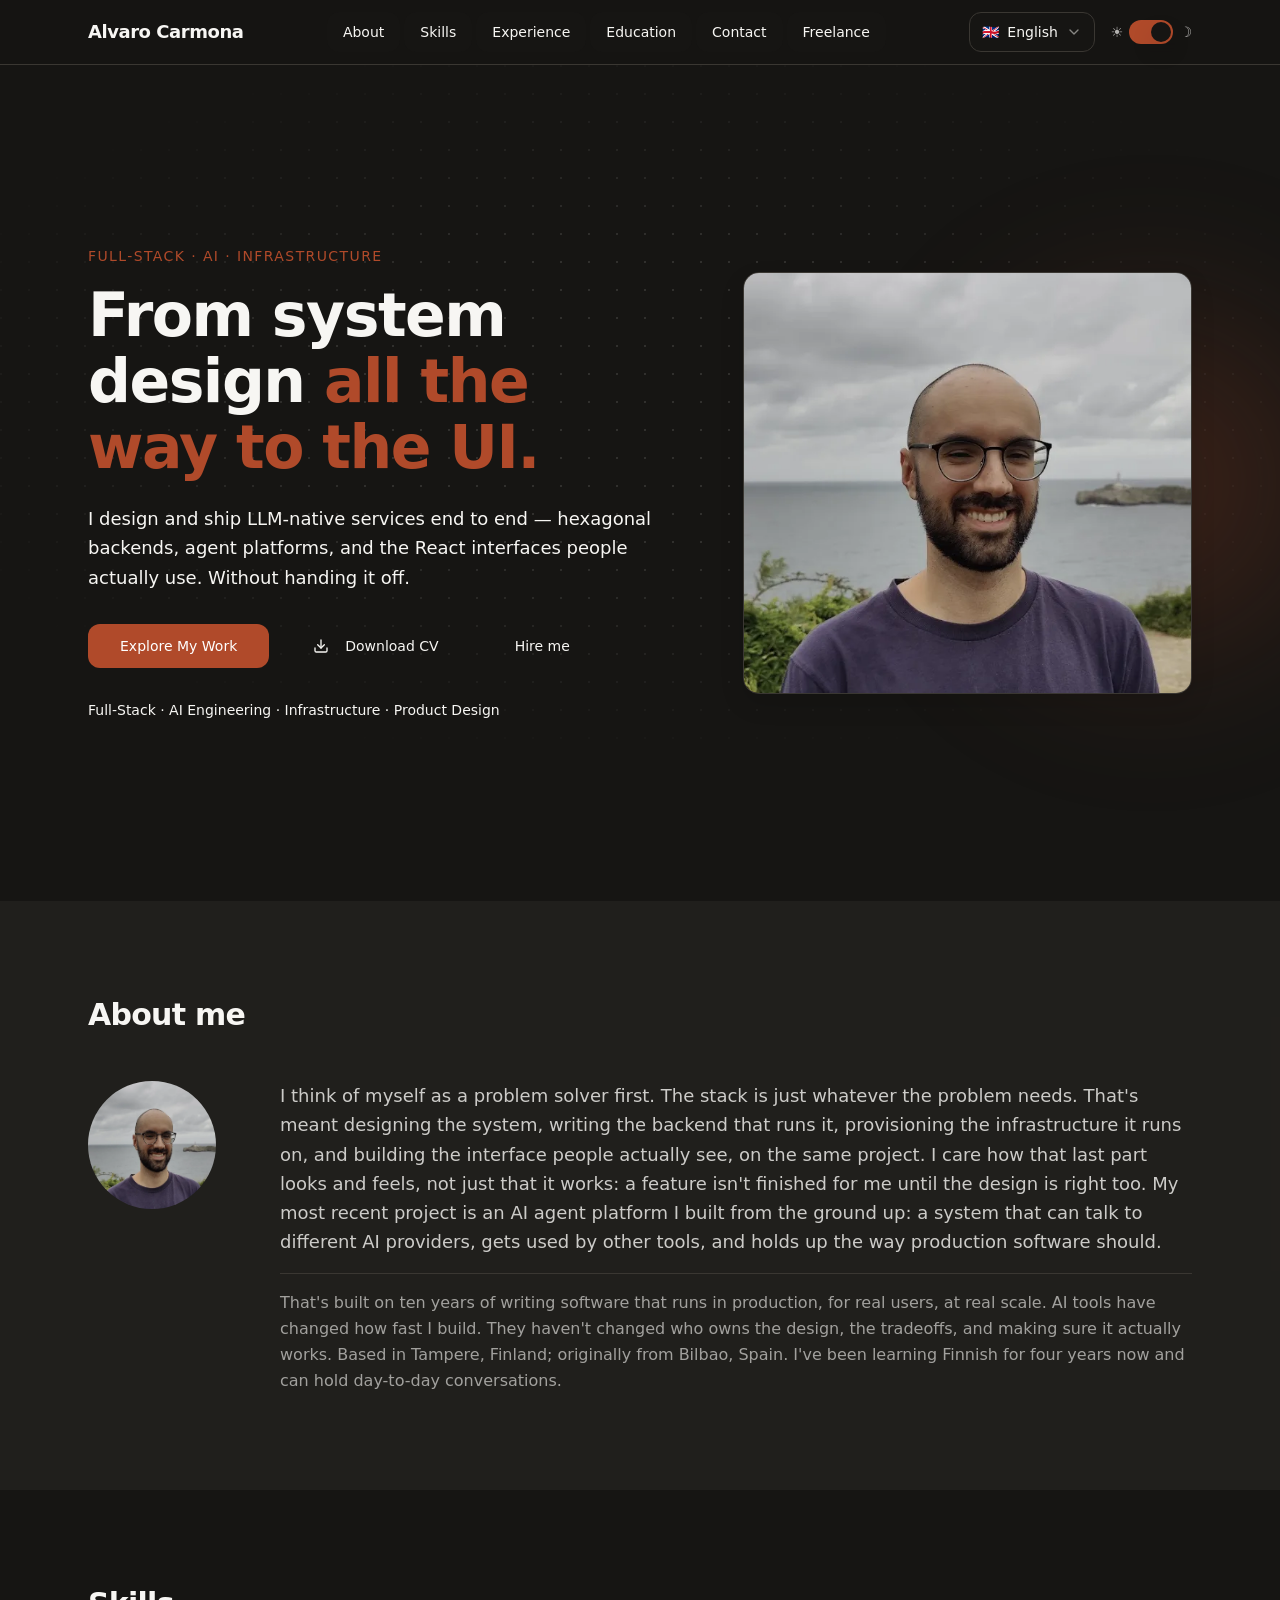
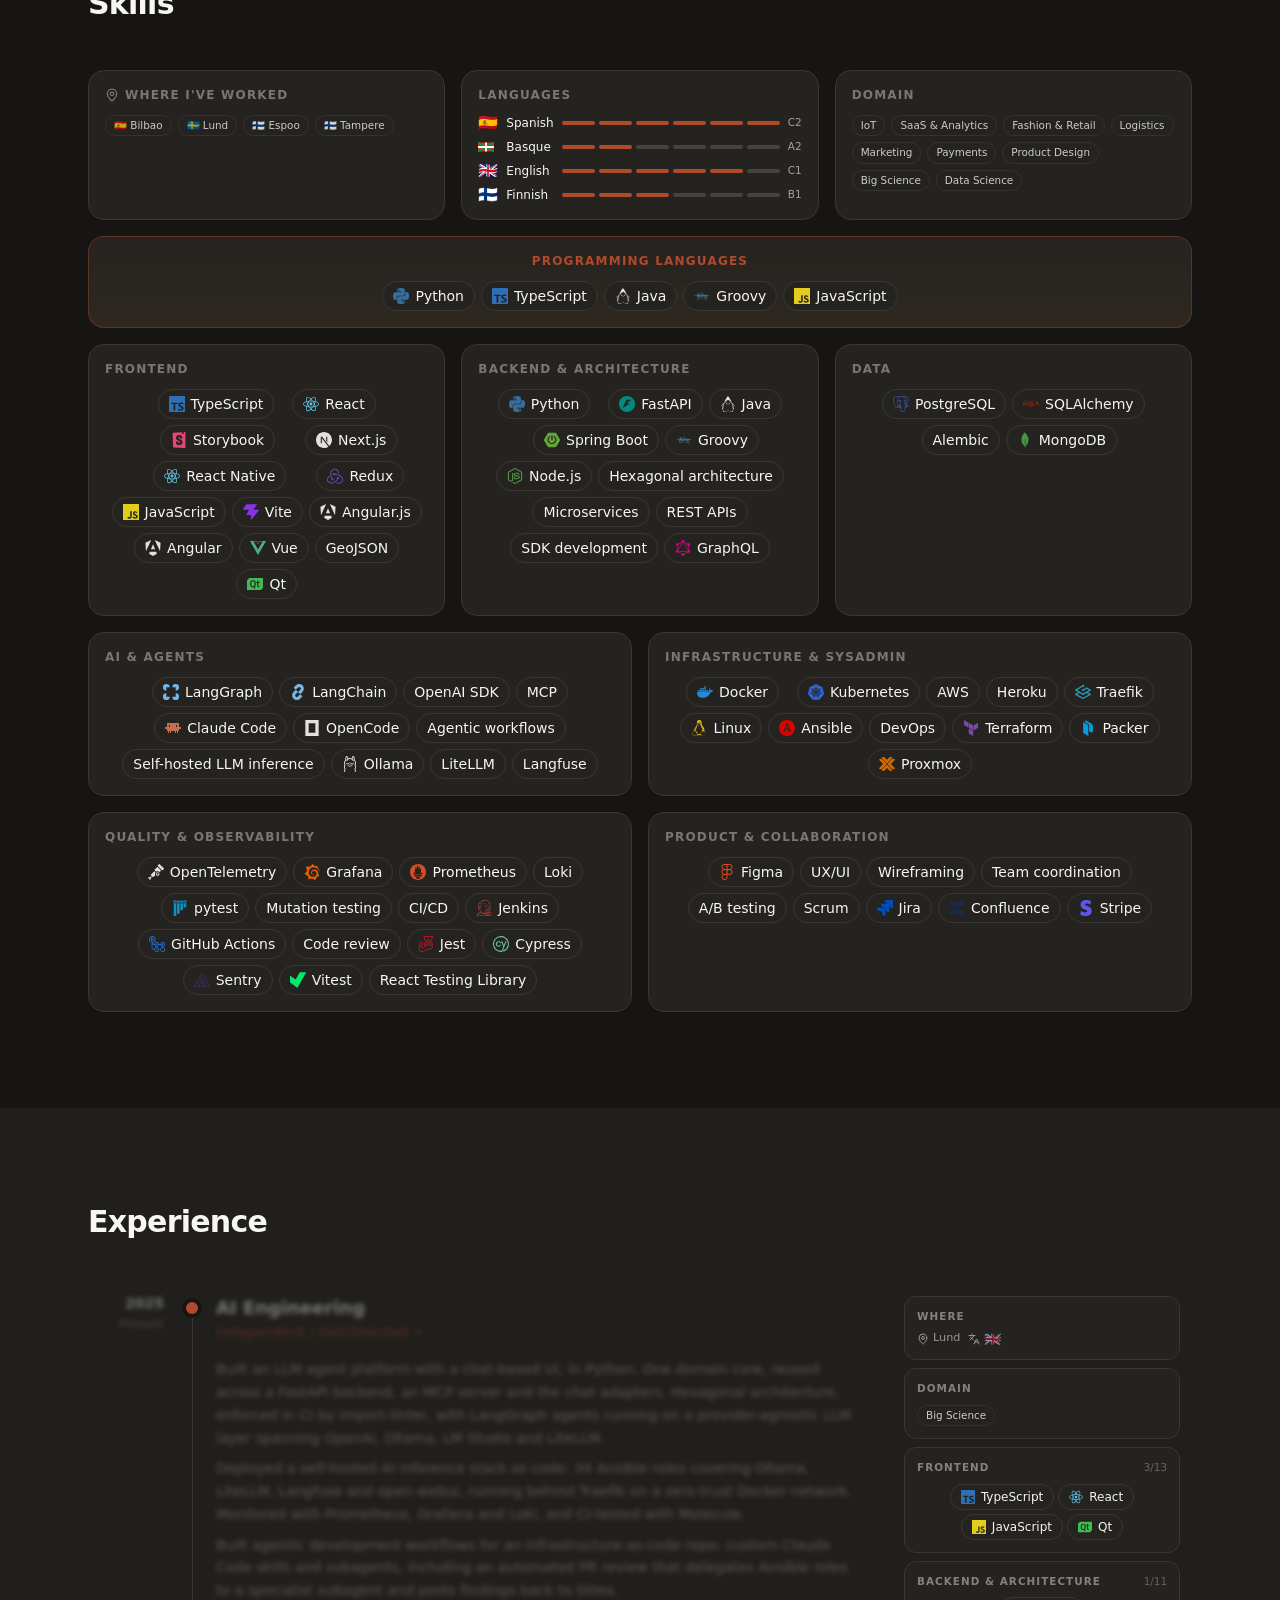
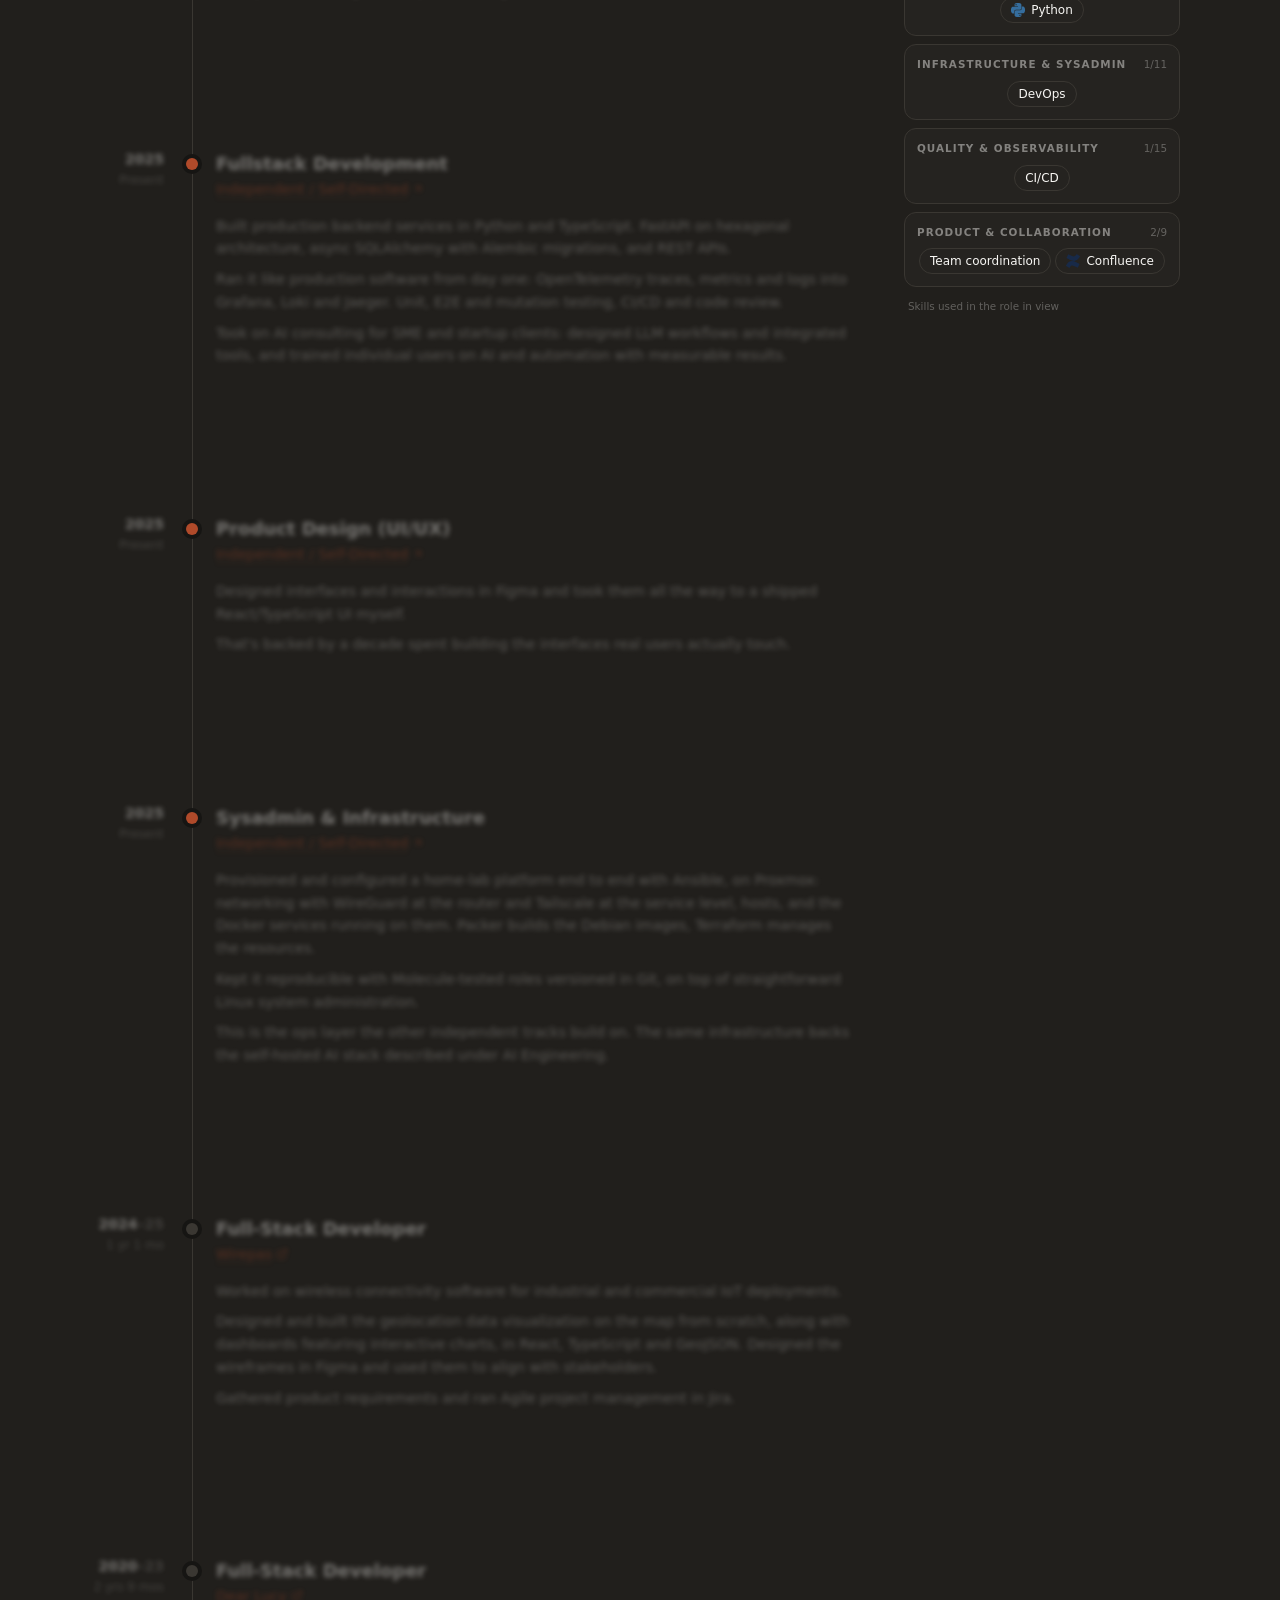
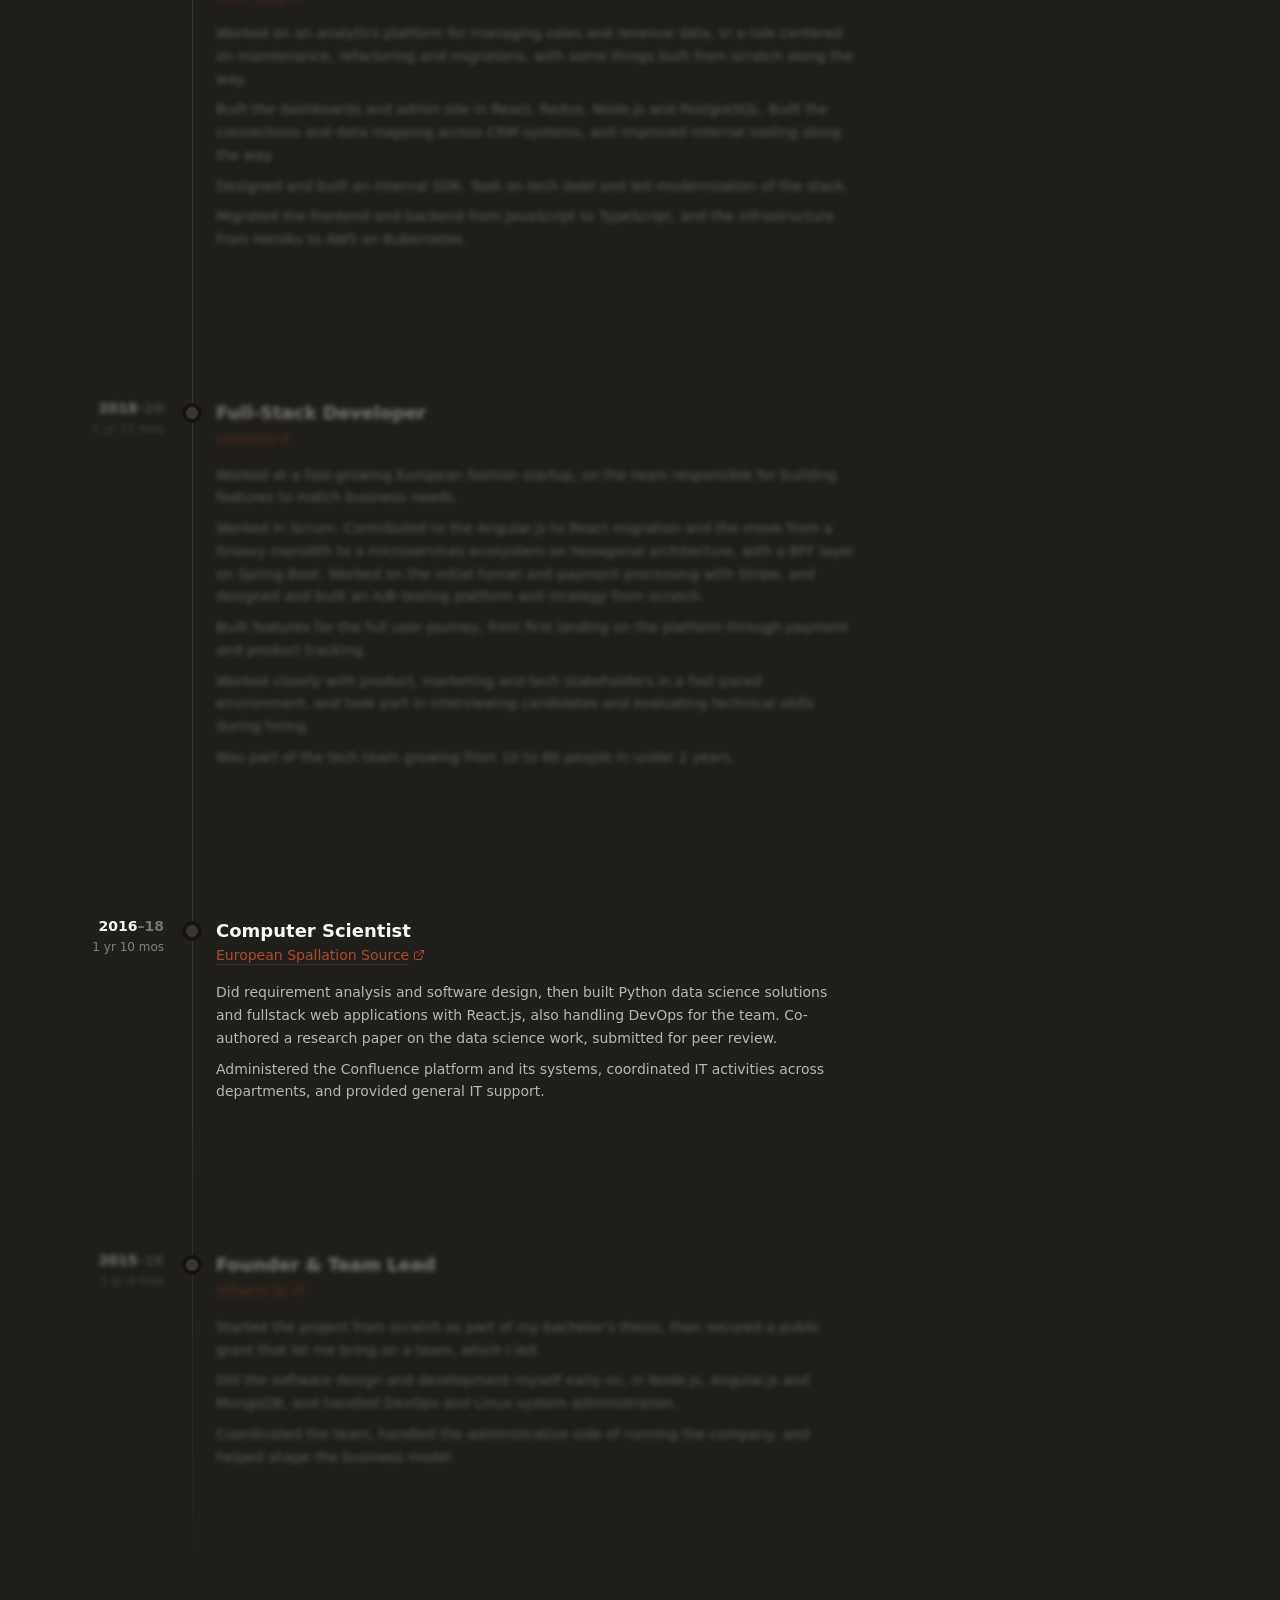
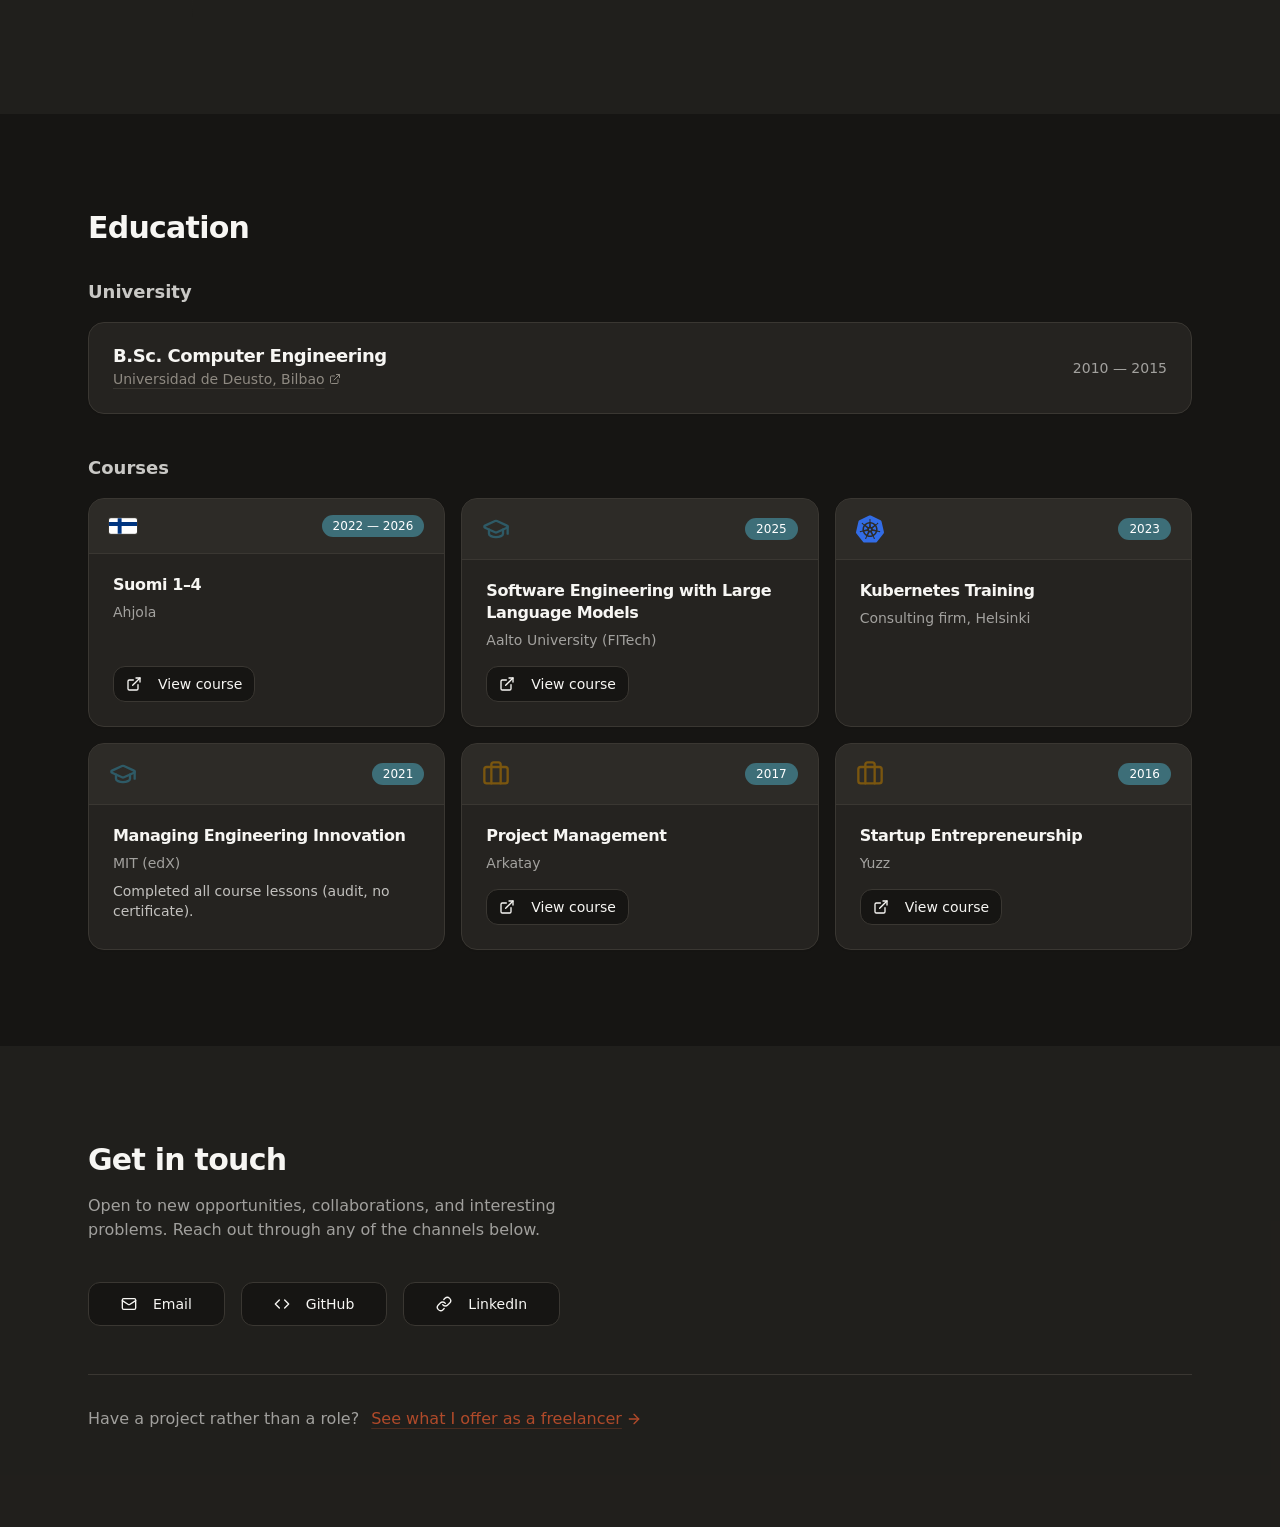
<file: index.html>
<!DOCTYPE html><!--4QI89tEvGL7WP6fGj8we2--><html lang="en"><head><meta charSet="utf-8"/><meta name="viewport" content="width=device-width, initial-scale=1"/><link rel="preload" href="/_next/static/media/797e433ab948586e-s.p.29207c2f.woff2" as="font" crossorigin="" type="font/woff2"/><link rel="preload" href="/_next/static/media/caa3a2e1cccd8315-s.p.3b6cae6d.woff2" as="font" crossorigin="" type="font/woff2"/><link rel="preload" as="image" href="/avatar.webp" fetchPriority="high"/><link rel="stylesheet" href="/_next/static/chunks/7af0e173cf372ed8.css" data-precedence="next"/><link rel="stylesheet" href="/_next/static/chunks/f328d9b5adccab1e.css" data-precedence="next"/><link rel="preload" as="script" fetchPriority="low" href="/_next/static/chunks/7c3eceda0c38a26a.js"/><script src="/_next/static/chunks/cba4badf1f1b54b7.js" async=""></script><script src="/_next/static/chunks/83ecbd8f28b5cd9c.js" async=""></script><script src="/_next/static/chunks/51060051228663b4.js" async=""></script><script src="/_next/static/chunks/10d7fc4b314e80c0.js" async=""></script><script src="/_next/static/chunks/turbopack-5a8c43e2e81559f2.js" async=""></script><script src="/_next/static/chunks/7bb59ada5653aeaf.js" async=""></script><script src="/_next/static/chunks/3e4f01f3be79fc72.js" async=""></script><script src="/_next/static/chunks/2e6c431eba553487.js" async=""></script><script src="/_next/static/chunks/ad8216a2c26def29.js" async=""></script><script src="/_next/static/chunks/03089beda9353855.js" async=""></script><script src="/_next/static/chunks/819867d8d99e8f91.js" async=""></script><script src="/_next/static/chunks/550eec6b71e72b1d.js" async=""></script><meta name="next-size-adjust" content=""/><title>Alvaro Carmona — Full-Stack Developer — AI Systems &amp; Infrastructure</title><meta name="description" content="Full-stack developer covering AI systems, backend, infrastructure and frontend end to end, from system design to the UI."/><meta property="og:title" content="Alvaro Carmona — Full-Stack Developer — AI Systems &amp; Infrastructure"/><meta property="og:description" content="Full-stack developer covering AI systems, backend, infrastructure and frontend end to end, from system design to the UI."/><meta property="og:url" content="https://alvcarmona.github.io"/><meta property="og:site_name" content="Alvaro Carmona"/><meta property="og:type" content="website"/><meta name="twitter:card" content="summary_large_image"/><meta name="twitter:title" content="Alvaro Carmona — Full-Stack Developer — AI Systems &amp; Infrastructure"/><meta name="twitter:description" content="Full-stack developer covering AI systems, backend, infrastructure and frontend end to end, from system design to the UI."/><script src="/_next/static/chunks/a6dad97d9634a72d.js" noModule=""></script></head><body class="geist_a71539c9-module__T19VSG__variable geist_mono_8d43a2aa-module__8Li5zG__variable antialiased min-h-screen"><div hidden=""><!--$--><!--/$--></div><script>((a,b,c,d,e,f,g,h)=>{let i=document.documentElement,j=["light","dark"];function k(b){var c;(Array.isArray(a)?a:[a]).forEach(a=>{let c="class"===a,d=c&&f?e.map(a=>f[a]||a):e;c?(i.classList.remove(...d),i.classList.add(f&&f[b]?f[b]:b)):i.setAttribute(a,b)}),c=b,h&&j.includes(c)&&(i.style.colorScheme=c)}if(d)k(d);else try{let a=localStorage.getItem(b)||c,d=g&&"system"===a?window.matchMedia("(prefers-color-scheme: dark)").matches?"dark":"light":a;k(d)}catch(a){}})("data-theme","theme","default-dark",null,["default-light","default-dark","unit-01-light","unit-01-dark","unit-02-light","unit-02-dark","aurora-light","aurora-dark"],null,false,true)</script><a href="#main-content" class="sr-only focus:not-sr-only focus:absolute focus:top-2 focus:left-2 focus:z-100 focus:rounded-md focus:bg-background focus:px-4 focus:py-2 focus:text-foreground focus:outline-2 focus:outline-primary">Skip to content</a><header class="sticky top-0 z-50 border-b border-[var(--border)] bg-[var(--background)]/80 backdrop-blur-md"><nav class="container flex h-16 items-center justify-between"><a href="#hero" class="text-lg font-semibold tracking-tight text-[var(--foreground)] hover:opacity-80 transition-opacity">Alvaro Carmona</a><nav aria-label="Main" data-orientation="horizontal" dir="ltr" class="relative z-10 max-w-max flex-1 items-center justify-center hidden md:flex"><div style="position:relative"><ul data-orientation="horizontal" class="group flex flex-1 list-none items-center justify-center space-x-1" dir="ltr"><li><a href="#about" class="group inline-flex h-10 w-max items-center justify-center rounded-md bg-background px-4 py-2 text-sm font-medium transition-colors hover:bg-hover hover:text-hover-foreground focus:bg-hover focus:text-hover-foreground focus:outline-none disabled:pointer-events-none disabled:opacity-50 data-[state=open]:bg-hover data-[state=open]:text-hover-foreground" data-radix-collection-item="">About</a></li><li><a href="#skills" class="group inline-flex h-10 w-max items-center justify-center rounded-md bg-background px-4 py-2 text-sm font-medium transition-colors hover:bg-hover hover:text-hover-foreground focus:bg-hover focus:text-hover-foreground focus:outline-none disabled:pointer-events-none disabled:opacity-50 data-[state=open]:bg-hover data-[state=open]:text-hover-foreground" data-radix-collection-item="">Skills</a></li><li><a href="#experience" class="group inline-flex h-10 w-max items-center justify-center rounded-md bg-background px-4 py-2 text-sm font-medium transition-colors hover:bg-hover hover:text-hover-foreground focus:bg-hover focus:text-hover-foreground focus:outline-none disabled:pointer-events-none disabled:opacity-50 data-[state=open]:bg-hover data-[state=open]:text-hover-foreground" data-radix-collection-item="">Experience</a></li><li><a href="#education" class="group inline-flex h-10 w-max items-center justify-center rounded-md bg-background px-4 py-2 text-sm font-medium transition-colors hover:bg-hover hover:text-hover-foreground focus:bg-hover focus:text-hover-foreground focus:outline-none disabled:pointer-events-none disabled:opacity-50 data-[state=open]:bg-hover data-[state=open]:text-hover-foreground" data-radix-collection-item="">Education</a></li><li><a href="#contact" class="group inline-flex h-10 w-max items-center justify-center rounded-md bg-background px-4 py-2 text-sm font-medium transition-colors hover:bg-hover hover:text-hover-foreground focus:bg-hover focus:text-hover-foreground focus:outline-none disabled:pointer-events-none disabled:opacity-50 data-[state=open]:bg-hover data-[state=open]:text-hover-foreground" data-radix-collection-item="">Contact</a></li><li><a href="/freelance" class="group inline-flex h-10 w-max items-center justify-center rounded-md bg-background px-4 py-2 text-sm font-medium transition-colors hover:bg-hover hover:text-hover-foreground focus:bg-hover focus:text-hover-foreground focus:outline-none disabled:pointer-events-none disabled:opacity-50 data-[state=open]:bg-hover data-[state=open]:text-hover-foreground" data-radix-collection-item="">Freelance</a></li></ul></div><div class="absolute left-0 top-full flex justify-center"></div></nav><div class="flex items-center gap-4"><div class="hidden items-center gap-4 md:flex"><!--$!--><template data-dgst="BAILOUT_TO_CLIENT_SIDE_RENDERING"></template><div class="h-9 w-24"></div><!--/$--><div aria-hidden="true" class="h-5 w-[4.5rem]"></div></div><button class="inline-flex items-center justify-center gap-2 whitespace-nowrap rounded-md text-sm font-medium ring-offset-background transition-colors focus-visible:outline-none focus-visible:ring-2 focus-visible:ring-ring focus-visible:ring-offset-2 disabled:pointer-events-none disabled:opacity-50 disabled:cursor-not-allowed cursor-pointer [&amp;_svg]:pointer-events-none [&amp;_svg]:size-4 [&amp;_svg]:shrink-0 hover:bg-hover hover:text-hover-foreground h-10 w-10 md:hidden" aria-label="Open menu" type="button" aria-haspopup="dialog" aria-expanded="false" aria-controls="radix-_R_blb_" data-state="closed"><svg xmlns="http://www.w3.org/2000/svg" width="24" height="24" viewBox="0 0 24 24" fill="none" stroke="currentColor" stroke-width="2" stroke-linecap="round" stroke-linejoin="round" class="lucide lucide-menu h-5 w-5" aria-hidden="true"><path d="M4 5h16"></path><path d="M4 12h16"></path><path d="M4 19h16"></path></svg></button></div></nav></header><main id="main-content"><section id="hero" class="relative isolate flex min-h-[calc(100vh-4rem)] items-center overflow-hidden py-24"><div aria-hidden="true" class="pointer-events-none absolute inset-0 -z-10"><div class="hero-grid absolute inset-0"></div><div class="hero-glow absolute right-0 top-1/2 h-[32rem] w-[32rem] -translate-y-1/2 translate-x-1/4"></div></div><div class="container grid items-center gap-12 lg:grid-cols-[1.15fr_0.85fr]"><div><p class="hero-rise mb-4 text-sm font-medium uppercase tracking-widest text-[var(--primary)]" style="animation-delay:0ms">Full-Stack · AI · Infrastructure</p><h1 class="hero-rise mb-6 text-balance text-4xl font-bold leading-[1.1] tracking-tight text-[var(--foreground)] sm:text-5xl lg:text-6xl" style="animation-delay:80ms">From system design<!-- --> <span class="text-[var(--primary)]">all the way to the UI.</span></h1><p class="hero-rise mb-8 max-w-xl text-pretty text-lg leading-relaxed text-[var(--foreground)] opacity-70" style="animation-delay:160ms">I design and ship LLM-native services end to end — hexagonal backends, agent platforms, and the React interfaces people actually use. Without handing it off.</p><div class="hero-rise mb-8 flex flex-wrap items-center gap-3" style="animation-delay:240ms"><a href="#skills" class="inline-flex items-center justify-center gap-2 whitespace-nowrap text-sm font-medium ring-offset-background transition-colors focus-visible:outline-none focus-visible:ring-2 focus-visible:ring-ring focus-visible:ring-offset-2 disabled:pointer-events-none disabled:opacity-50 disabled:cursor-not-allowed cursor-pointer [&amp;_svg]:pointer-events-none [&amp;_svg]:size-4 [&amp;_svg]:shrink-0 bg-primary text-primary-foreground hover:bg-primary/90 h-11 rounded-md px-8">Explore My Work</a><a href="/cv-alvaro-carmona.pdf" download="" class="inline-flex items-center justify-center gap-2 whitespace-nowrap text-sm font-medium ring-offset-background transition-colors focus-visible:outline-none focus-visible:ring-2 focus-visible:ring-ring focus-visible:ring-offset-2 disabled:pointer-events-none disabled:opacity-50 disabled:cursor-not-allowed cursor-pointer [&amp;_svg]:pointer-events-none [&amp;_svg]:size-4 [&amp;_svg]:shrink-0 hover:bg-hover hover:text-hover-foreground h-11 rounded-md px-8"><svg xmlns="http://www.w3.org/2000/svg" width="24" height="24" viewBox="0 0 24 24" fill="none" stroke="currentColor" stroke-width="2" stroke-linecap="round" stroke-linejoin="round" class="lucide lucide-download mr-2 h-4 w-4" aria-hidden="true"><path d="M12 15V3"></path><path d="M21 15v4a2 2 0 0 1-2 2H5a2 2 0 0 1-2-2v-4"></path><path d="m7 10 5 5 5-5"></path></svg>Download CV</a><a class="inline-flex items-center justify-center gap-2 whitespace-nowrap text-sm font-medium ring-offset-background transition-colors focus-visible:outline-none focus-visible:ring-2 focus-visible:ring-ring focus-visible:ring-offset-2 disabled:pointer-events-none disabled:opacity-50 disabled:cursor-not-allowed cursor-pointer [&amp;_svg]:pointer-events-none [&amp;_svg]:size-4 [&amp;_svg]:shrink-0 hover:bg-hover hover:text-hover-foreground h-11 rounded-md px-8" href="/freelance">Hire me</a></div><p class="hero-rise font-mono text-sm text-[var(--foreground)] opacity-50" style="animation-delay:320ms">Full-Stack · AI Engineering · Infrastructure · Product Design</p></div><div class="hero-rise hidden justify-self-center sm:block lg:justify-self-end" style="animation-delay:120ms"><div class="bg-grad-surface overflow-hidden rounded-[var(--radius-lg)] border border-[var(--border)] shadow-[var(--shadow-lg)]"><img src="/avatar.webp" alt="Portrait of Alvaro Carmona" width="400" height="400" fetchPriority="high" class="h-auto w-full max-w-[20rem] object-cover lg:max-w-[24rem]"/></div></div></div></section><section id="about" class="py-24 bg-[var(--muted)]/30"><div class="container"><h2 class="mb-12 text-3xl font-bold tracking-tight text-[var(--foreground)]">About me</h2><div class="flex flex-col gap-8 md:flex-row md:items-start md:gap-16"><div class="flex shrink-0 justify-center md:justify-start"><span class="relative flex shrink-0 overflow-hidden rounded-full h-32 w-32 text-3xl"><span class="flex h-full w-full items-center justify-center rounded-full bg-muted">AC</span></span></div><div class="space-y-4"><p class="text-lg leading-relaxed text-[var(--foreground)] opacity-80">I think of myself as a problem solver first. The stack is just whatever the problem needs. That&#x27;s meant designing the system, writing the backend that runs it, provisioning the infrastructure it runs on, and building the interface people actually see, on the same project. I care how that last part looks and feels, not just that it works: a feature isn&#x27;t finished for me until the design is right too.
    My most recent project is an AI agent platform I built from the ground up: a system that can talk to different AI providers, gets used by other tools, and holds up the way production software should.</p><div data-orientation="horizontal" role="none" class="shrink-0 bg-border h-[1px] w-full"></div><p class="text-base leading-relaxed text-[var(--foreground)] opacity-60">That&#x27;s built on ten years of writing software that runs in production, for real users, at real scale. AI tools have changed how fast I build. They haven&#x27;t changed who owns the design, the tradeoffs, and making sure it actually works. Based in Tampere, Finland; originally from Bilbao, Spain. I&#x27;ve been learning Finnish for four years now and can hold day-to-day conversations.</p></div></div></div></section><section id="skills" class="scroll-mt-16 py-24"><div class="container"><h2 class="mb-12 text-3xl font-bold tracking-tight text-[var(--foreground)]">Skills</h2><div class="grid gap-4 md:grid-cols-6"><section id="places" class="scroll-mt-16 md:col-span-2 rounded-[var(--radius-lg)] border border-[var(--border)] bg-[var(--card)] p-4 transition-colors reveal-rise" style="animation-delay:0ms"><h3 class="mb-3 flex items-center gap-1.5 text-xs font-semibold uppercase tracking-widest text-[var(--foreground)] opacity-40"><svg xmlns="http://www.w3.org/2000/svg" width="24" height="24" viewBox="0 0 24 24" fill="none" stroke="currentColor" stroke-width="2" stroke-linecap="round" stroke-linejoin="round" class="lucide lucide-map-pin h-3.5 w-3.5" aria-hidden="true"><path d="M20 10c0 4.993-5.539 10.193-7.399 11.799a1 1 0 0 1-1.202 0C9.539 20.193 4 14.993 4 10a8 8 0 0 1 16 0"></path><circle cx="12" cy="10" r="3"></circle></svg>Where I&#x27;ve Worked</h3><div class="flex flex-wrap gap-1.5"><span class="px-2 py-0.5 text-[0.65rem] rounded-full border border-[var(--border)] bg-[var(--card)] font-medium text-[var(--foreground)] opacity-80">🇪🇸 Bilbao</span><span class="px-2 py-0.5 text-[0.65rem] rounded-full border border-[var(--border)] bg-[var(--card)] font-medium text-[var(--foreground)] opacity-80">🇸🇪 Lund</span><span class="px-2 py-0.5 text-[0.65rem] rounded-full border border-[var(--border)] bg-[var(--card)] font-medium text-[var(--foreground)] opacity-80">🇫🇮 Espoo</span><span class="px-2 py-0.5 text-[0.65rem] rounded-full border border-[var(--border)] bg-[var(--card)] font-medium text-[var(--foreground)] opacity-80">🇫🇮 Tampere</span></div></section><section id="languages" class="scroll-mt-16 md:col-span-2 rounded-[var(--radius-lg)] border border-[var(--border)] bg-[var(--card)] p-4 transition-colors reveal-rise" style="animation-delay:60ms"><h3 class="mb-3 text-xs font-semibold uppercase tracking-widest text-[var(--foreground)] opacity-40">Languages</h3><ul class="grid items-center grid-cols-[auto_auto_1fr_auto] gap-x-2 gap-y-2"><li class="col-span-4 grid grid-cols-subgrid items-center"><span aria-hidden="true" class="text-base leading-none">🇪🇸</span><span class="text-xs font-medium text-[var(--foreground)]">Spanish</span><span aria-hidden="true" class="flex min-w-8 gap-1"><span class="h-1 flex-1 rounded-full bg-[var(--primary)]"></span><span class="h-1 flex-1 rounded-full bg-[var(--primary)]"></span><span class="h-1 flex-1 rounded-full bg-[var(--primary)]"></span><span class="h-1 flex-1 rounded-full bg-[var(--primary)]"></span><span class="h-1 flex-1 rounded-full bg-[var(--primary)]"></span><span class="h-1 flex-1 rounded-full bg-[var(--primary)]"></span></span><span class="whitespace-nowrap text-left text-[0.65rem] text-[var(--foreground)] opacity-60"><span class="font-mono">C2</span></span></li><li class="col-span-4 grid grid-cols-subgrid items-center"><span aria-hidden="true" class="text-base leading-none"><svg xmlns="http://www.w3.org/2000/svg" viewBox="0 0 25 14" aria-label="Basque" role="img" style="width:1rem;height:0.75rem;display:inline-block"><rect width="25" height="14" fill="#d52b1e"></rect><path d="M0 0L25 14M25 0L0 14" stroke="#009b48" stroke-width="2.8"></path><path d="M12.5 0V14M0 7H25" stroke="#fff" stroke-width="2.8"></path></svg></span><span class="text-xs font-medium text-[var(--foreground)]">Basque</span><span aria-hidden="true" class="flex min-w-8 gap-1"><span class="h-1 flex-1 rounded-full bg-[var(--primary)]"></span><span class="h-1 flex-1 rounded-full bg-[var(--primary)]"></span><span class="h-1 flex-1 rounded-full bg-[var(--foreground)] opacity-15"></span><span class="h-1 flex-1 rounded-full bg-[var(--foreground)] opacity-15"></span><span class="h-1 flex-1 rounded-full bg-[var(--foreground)] opacity-15"></span><span class="h-1 flex-1 rounded-full bg-[var(--foreground)] opacity-15"></span></span><span class="whitespace-nowrap text-left text-[0.65rem] text-[var(--foreground)] opacity-60"><span class="font-mono">A2</span></span></li><li class="col-span-4 grid grid-cols-subgrid items-center"><span aria-hidden="true" class="text-base leading-none">🇬🇧</span><span class="text-xs font-medium text-[var(--foreground)]">English</span><span aria-hidden="true" class="flex min-w-8 gap-1"><span class="h-1 flex-1 rounded-full bg-[var(--primary)]"></span><span class="h-1 flex-1 rounded-full bg-[var(--primary)]"></span><span class="h-1 flex-1 rounded-full bg-[var(--primary)]"></span><span class="h-1 flex-1 rounded-full bg-[var(--primary)]"></span><span class="h-1 flex-1 rounded-full bg-[var(--primary)]"></span><span class="h-1 flex-1 rounded-full bg-[var(--foreground)] opacity-15"></span></span><span class="whitespace-nowrap text-left text-[0.65rem] text-[var(--foreground)] opacity-60"><span class="font-mono">C1</span></span></li><li class="col-span-4 grid grid-cols-subgrid items-center"><span aria-hidden="true" class="text-base leading-none">🇫🇮</span><span class="text-xs font-medium text-[var(--foreground)]">Finnish</span><span aria-hidden="true" class="flex min-w-8 gap-1"><span class="h-1 flex-1 rounded-full bg-[var(--primary)]"></span><span class="h-1 flex-1 rounded-full bg-[var(--primary)]"></span><span class="h-1 flex-1 rounded-full bg-[var(--primary)]"></span><span class="h-1 flex-1 rounded-full bg-[var(--foreground)] opacity-15"></span><span class="h-1 flex-1 rounded-full bg-[var(--foreground)] opacity-15"></span><span class="h-1 flex-1 rounded-full bg-[var(--foreground)] opacity-15"></span></span><span class="whitespace-nowrap text-left text-[0.65rem] text-[var(--foreground)] opacity-60"><span class="font-mono">B1</span></span></li></ul></section><section id="domain" class="scroll-mt-16 md:col-span-2 rounded-[var(--radius-lg)] border border-[var(--border)] bg-[var(--card)] p-4 transition-colors reveal-rise" style="animation-delay:120ms"><h3 class="mb-3 text-xs font-semibold uppercase tracking-widest text-[var(--foreground)] opacity-40">Domain</h3><div class="flex flex-wrap gap-1.5"><span class="px-2 py-0.5 text-[0.65rem] rounded-full border border-[var(--border)] bg-[var(--card)] font-medium text-[var(--foreground)] opacity-80">IoT</span><span class="px-2 py-0.5 text-[0.65rem] rounded-full border border-[var(--border)] bg-[var(--card)] font-medium text-[var(--foreground)] opacity-80">SaaS &amp; Analytics</span><span class="px-2 py-0.5 text-[0.65rem] rounded-full border border-[var(--border)] bg-[var(--card)] font-medium text-[var(--foreground)] opacity-80">Fashion &amp; Retail</span><span class="px-2 py-0.5 text-[0.65rem] rounded-full border border-[var(--border)] bg-[var(--card)] font-medium text-[var(--foreground)] opacity-80">Logistics</span><span class="px-2 py-0.5 text-[0.65rem] rounded-full border border-[var(--border)] bg-[var(--card)] font-medium text-[var(--foreground)] opacity-80">Marketing</span><span class="px-2 py-0.5 text-[0.65rem] rounded-full border border-[var(--border)] bg-[var(--card)] font-medium text-[var(--foreground)] opacity-80">Payments</span><span class="px-2 py-0.5 text-[0.65rem] rounded-full border border-[var(--border)] bg-[var(--card)] font-medium text-[var(--foreground)] opacity-80">Product Design</span><span class="px-2 py-0.5 text-[0.65rem] rounded-full border border-[var(--border)] bg-[var(--card)] font-medium text-[var(--foreground)] opacity-80">Big Science</span><span class="px-2 py-0.5 text-[0.65rem] rounded-full border border-[var(--border)] bg-[var(--card)] font-medium text-[var(--foreground)] opacity-80">Data Science</span></div></section><section id="programming-languages" class="scroll-mt-16 md:col-span-6 bg-grad-surface rounded-[var(--radius-lg)] border border-[var(--primary)]/40 p-4 transition-colors reveal-rise" style="animation-delay:180ms"><h3 class="mb-3 text-center text-xs font-semibold uppercase tracking-widest text-[var(--primary)]">Programming Languages</h3><div class="flex flex-wrap justify-center gap-1.5"><span class="group/chip inline-flex items-center rounded-full border font-medium text-foreground transition-[opacity,border-color,color] duration-slow ease-smooth gap-1.5 px-2.5 py-1 text-sm border-border bg-card opacity-100" style="--tech-brand:#3776AB"><svg viewBox="0 0 24 24" fill="currentColor" aria-hidden="true" class="h-4 w-4 shrink-0 opacity-90 transition-opacity text-[var(--tech-brand)] group-hover/chip:opacity-100"><path d="M14.25.18l.9.2.73.26.59.3.45.32.34.34.25.34.16.33.1.3.04.26.02.2-.01.13V8.5l-.05.63-.13.55-.21.46-.26.38-.3.31-.33.25-.35.19-.35.14-.33.1-.3.07-.26.04-.21.02H8.77l-.69.05-.59.14-.5.22-.41.27-.33.32-.27.35-.2.36-.15.37-.1.35-.07.32-.04.27-.02.21v3.06H3.17l-.21-.03-.28-.07-.32-.12-.35-.18-.36-.26-.36-.36-.35-.46-.32-.59-.28-.73-.21-.88-.14-1.05-.05-1.23.06-1.22.16-1.04.24-.87.32-.71.36-.57.4-.44.42-.33.42-.24.4-.16.36-.1.32-.05.24-.01h.16l.06.01h8.16v-.83H6.18l-.01-2.75-.02-.37.05-.34.11-.31.17-.28.25-.26.31-.23.38-.2.44-.18.51-.15.58-.12.64-.1.71-.06.77-.04.84-.02 1.27.05zm-6.3 1.98l-.23.33-.08.41.08.41.23.34.33.22.41.09.41-.09.33-.22.23-.34.08-.41-.08-.41-.23-.33-.33-.22-.41-.09-.41.09zm13.09 3.95l.28.06.32.12.35.18.36.27.36.35.35.47.32.59.28.73.21.88.14 1.04.05 1.23-.06 1.23-.16 1.04-.24.86-.32.71-.36.57-.4.45-.42.33-.42.24-.4.16-.36.09-.32.05-.24.02-.16-.01h-8.22v.82h5.84l.01 2.76.02.36-.05.34-.11.31-.17.29-.25.25-.31.24-.38.2-.44.17-.51.15-.58.13-.64.09-.71.07-.77.04-.84.01-1.27-.04-1.07-.14-.9-.2-.73-.25-.59-.3-.45-.33-.34-.34-.25-.34-.16-.33-.1-.3-.04-.25-.02-.2.01-.13v-5.34l.05-.64.13-.54.21-.46.26-.38.3-.32.33-.24.35-.2.35-.14.33-.1.3-.06.26-.04.21-.02.13-.01h5.84l.69-.05.59-.14.5-.21.41-.28.33-.32.27-.35.2-.36.15-.36.1-.35.07-.32.04-.28.02-.21V6.07h2.09l.14.01zm-6.47 14.25l-.23.33-.08.41.08.41.23.33.33.23.41.08.41-.08.33-.23.23-.33.08-.41-.08-.41-.23-.33-.33-.23-.41-.08-.41.08z"></path></svg>Python</span><span class="group/chip inline-flex items-center rounded-full border font-medium text-foreground transition-[opacity,border-color,color] duration-slow ease-smooth gap-1.5 px-2.5 py-1 text-sm border-border bg-card opacity-100" style="--tech-brand:#3178C6"><svg viewBox="0 0 24 24" fill="currentColor" aria-hidden="true" class="h-4 w-4 shrink-0 opacity-90 transition-opacity text-[var(--tech-brand)] group-hover/chip:opacity-100"><path d="M1.125 0C.502 0 0 .502 0 1.125v21.75C0 23.498.502 24 1.125 24h21.75c.623 0 1.125-.502 1.125-1.125V1.125C24 .502 23.498 0 22.875 0zm17.363 9.75c.612 0 1.154.037 1.627.111a6.38 6.38 0 0 1 1.306.34v2.458a3.95 3.95 0 0 0-.643-.361 5.093 5.093 0 0 0-.717-.26 5.453 5.453 0 0 0-1.426-.2c-.3 0-.573.028-.819.086a2.1 2.1 0 0 0-.623.242c-.17.104-.3.229-.393.374a.888.888 0 0 0-.14.49c0 .196.053.373.156.529.104.156.252.304.443.444s.423.276.696.41c.273.135.582.274.926.416.47.197.892.407 1.266.628.374.222.695.473.963.753.268.279.472.598.614.957.142.359.214.776.214 1.253 0 .657-.125 1.21-.373 1.656a3.033 3.033 0 0 1-1.012 1.085 4.38 4.38 0 0 1-1.487.596c-.566.12-1.163.18-1.79.18a9.916 9.916 0 0 1-1.84-.164 5.544 5.544 0 0 1-1.512-.493v-2.63a5.033 5.033 0 0 0 3.237 1.2c.333 0 .624-.03.872-.09.249-.06.456-.144.623-.25.166-.108.29-.234.373-.38a1.023 1.023 0 0 0-.074-1.089 2.12 2.12 0 0 0-.537-.5 5.597 5.597 0 0 0-.807-.444 27.72 27.72 0 0 0-1.007-.436c-.918-.383-1.602-.852-2.053-1.405-.45-.553-.676-1.222-.676-2.005 0-.614.123-1.141.369-1.582.246-.441.58-.804 1.004-1.089a4.494 4.494 0 0 1 1.47-.629 7.536 7.536 0 0 1 1.77-.201zm-15.113.188h9.563v2.166H9.506v9.646H6.789v-9.646H3.375z"></path></svg>TypeScript</span><span class="group/chip inline-flex items-center rounded-full border font-medium text-foreground transition-[opacity,border-color,color] duration-slow ease-smooth gap-1.5 px-2.5 py-1 text-sm border-border bg-card opacity-100"><svg viewBox="0 0 24 24" fill="currentColor" aria-hidden="true" class="h-4 w-4 shrink-0 opacity-90 transition-opacity text-foreground group-hover/chip:opacity-100"><path d="M11.915 0 11.7.215C9.515 2.4 7.47 6.39 6.046 10.483c-1.064 1.024-3.633 2.81-3.711 3.551-.093.87 1.746 2.611 1.55 3.235-.198.625-1.304 1.408-1.014 1.939.1.188.823.011 1.277-.491a13.389 13.389 0 0 0-.017 2.14c.076.906.27 1.668.643 2.232.372.563.956.911 1.667.911.397 0 .727-.114 1.024-.264.298-.149.571-.33.91-.5.68-.34 1.634-.666 3.53-.604 1.903.062 2.872.39 3.559.704.687.314 1.15.664 1.925.664.767 0 1.395-.336 1.807-.9.412-.563.631-1.33.72-2.24.06-.623.055-1.32 0-2.066.454.45 1.117.604 1.213.424.29-.53-.816-1.314-1.013-1.937-.198-.624 1.642-2.366 1.549-3.236-.08-.748-2.707-2.568-3.748-3.586C16.428 6.374 14.308 2.394 12.13.215zm.175 6.038a2.95 2.95 0 0 1 2.943 2.942 2.95 2.95 0 0 1-2.943 2.943A2.95 2.95 0 0 1 9.148 8.98a2.95 2.95 0 0 1 2.942-2.942zM8.685 7.983a3.515 3.515 0 0 0-.145.997c0 1.951 1.6 3.55 3.55 3.55 1.95 0 3.55-1.598 3.55-3.55 0-.329-.046-.648-.132-.951.334.095.64.208.915.336a42.699 42.699 0 0 1 2.042 5.829c.678 2.545 1.01 4.92.846 6.607-.082.844-.29 1.51-.606 1.94-.315.431-.713.651-1.315.651-.593 0-.932-.27-1.673-.61-.741-.338-1.825-.694-3.792-.758-1.974-.064-3.073.293-3.821.669-.375.188-.659.373-.911.5s-.466.2-.752.2c-.53 0-.876-.209-1.16-.64-.285-.43-.474-1.101-.545-1.948-.141-1.693.176-4.069.823-6.614a43.155 43.155 0 0 1 1.934-5.783c.348-.167.749-.31 1.192-.425zm-3.382 4.362a.216.216 0 0 1 .13.031c-.166.56-.323 1.116-.463 1.665a33.849 33.849 0 0 0-.547 2.555 3.9 3.9 0 0 0-.2-.39c-.58-1.012-.914-1.642-1.16-2.08.315-.24 1.679-1.755 2.24-1.781zm13.394.01c.562.027 1.926 1.543 2.24 1.783-.246.438-.58 1.068-1.16 2.08a4.428 4.428 0 0 0-.163.309 32.354 32.354 0 0 0-.562-2.49 40.579 40.579 0 0 0-.482-1.652.216.216 0 0 1 .127-.03z"></path></svg>Java</span><span class="group/chip inline-flex items-center rounded-full border font-medium text-foreground transition-[opacity,border-color,color] duration-slow ease-smooth gap-1.5 px-2.5 py-1 text-sm border-border bg-card opacity-100" style="--tech-brand:#4298B8"><svg viewBox="0 0 24 24" fill="currentColor" aria-hidden="true" class="h-4 w-4 shrink-0 opacity-90 transition-opacity text-[var(--tech-brand)] group-hover/chip:opacity-100"><path d="M11.997 6.012S10.315 8.8 9.516 10.155c-.155.058-.172.041-.341.207-.41-.47-.897-.041-1.028.22-.057-.566-.151-.567-.279-.694.074-.496.316-1.305-.241-1.884-1.078-.727-2.326 1.05-3.021 1.982l-.375.622c-1.546-.032-2.763.008-4.231-.021 1.79.67 1.864.686 4.026 1.506 0 .066.161.372.34.552.147.15.308.234.389.284-.106.054-.32.138-.385.258-.292.546.139.672.418 1.107.315.568.382.944 1.126.625.254-.11.562-.148.758-.21-.693 1.094-.87 1.392-2.083 3.274l.012.004c4.85-1.893 4.974-1.942 7.373-2.89 3.448 1.338 3.646 1.448 7.432 2.891-.529-.826-.89-1.343-1.274-1.995.151-.013.483-.046.777-.233.213-.135.463-.288.688-.574.443-.565.551-1.277.39-2.166-.078-.423-.235-.834-.213-.85 2.061-.778 2.304-.862 4.226-1.587-2.31.034-2.422.01-4.591.016-.036-.414-.244-.627-.882-.606-.238.039-.389.12-.5.445-.357-.657-.85-.464-1.06-.14-.275-.282-.917-.377-1.24-.17-.238-.112-.514-.112-.757.177-.175-.146-.23-.188-.614-.342-.886-1.497-1.622-2.692-2.36-3.951zm.012.802c.35.535 1.552 2.61 1.849 3.074-.337.023-.668.202-.918.562-.217-.224-.47-.445-.917-.463-.544-.093-.834.148-1.2.568-.108-.365-.53-.45-.896-.28.327-.519 1.872-3.122 2.082-3.46zM7.45 9.128c-.05 1.434-1.068 2.712-1.798 2.245-.551-.449.149-1.584.59-1.985-.033.307.246.498.023.77-.446.543-.27.936-.078.996.513.162 1.004-1.227 1.004-2.201 0-.625-.366-.613-1.086.136-.983 1.022-1.513 2.012-1.16 2.69.197.38.485.651.959.594.925-.11 1.483-1.254 1.543-1.988.148-.003.109.01.148-.02 0 .129.177.755.317 1.166.183.702.964 2.11-1.369 2.658-.44.11-.614.148-1.05.32-.213-.443-.263-.585-.697-1.013.588-.205.593-.185.972-.317 1.467-.51 1.908-.947 1.857-1.57 0 0 .018-.32-.185-.588a2.613 2.613 0 0 1-.293.645c-.437.68-1.296 1.101-2.06.833-.417-.146-.596-.466-.596-1.015 0-.703 1.601-2.735 2.387-3.08.555-.165.579.293.571.724zm6.502 1.3c.26.006.543.133.735.34.594.64.529 1.417.163 1.905-.435.581-1.532.324-1.791-.488-.12-.378.095-1.312.475-1.624a.628.628 0 0 1 .418-.132zm-2.113.066a.502.502 0 0 1 .117.017c.503.03.61.313.701.56.231.626.173 1.212-.301 1.691-.711.719-1.54.401-1.536-.567.014-.69.443-1.715 1.02-1.7zm1.868.038c-.383.287-.432 1.023-.08 1.296.138.13.215.22.613.256.273.024.704-.253.725-.527.01-.125-.013-.333-.312-.67-.252-.283-.579-.349-.661-.3-.265.156.021.28.125.383.162.163.2.234.125.282a.447.447 0 0 1-.372.057c-.105-.049-.456-.246-.163-.777zm3.759.003c.167.26.215.316.402.965.24.838.546 1.163.816 1.01.74-.418.148-1.476-.113-1.974.167-.002.134.007.286.005.12.471.086.387.407 1.813.385 1.706.442 2.16-.528 2.926-.446.352-1.103.37-1.667.34l-.636-.095c.438-.287.545-.557.542-1.116 1.278.535 1.959.132 2.23-.526.132-.317.086-.735-.04-1.471.008.6-.005.71-.084 1.007-.158.595-.547.76-.812.34-.102-.163-.345-.702-.42-1.282-.075-.58-.132-1.395-.5-1.736.04-.08.082-.17.117-.206zm-1.247.01c.258.068.572.204.74.52.234.436.388.668.376 1.447-.014.832-.34 1.055-.557 1.086-.278.04-.762.034-1.049-1.598-.095-.541-.268-1.056-.45-1.224.09-.11.097-.096.165-.204.091.1.17.27.298.777.202.808.387.975.745 1.02.558.072.778-.78.318-1.391-.1-.134-.365-.307-.503-.236.008.236.113.162.114.318-.026.185-.053.219-.113.32-.142-.056-.21-.078-.334-.291-.157-.31-.055-.6.25-.544zm-4.597.076c-.263.185-.594.8-.304 1.35.143.205.297.372.638.3.245-.051.671-.34.73-.749.052-.35-.456-1.028-.738-.87-.327.183-.128.314.074.511.185.18.052.289-.077.342-.258.106-.403.003-.467-.203-.065-.205-.01-.38.144-.68zm-2.867.064c.056.172.1.402.218.624.028.023.132 0 .269-.157.086-.1.185-.238.357-.463.104.095.113.166.142.219.073.13.225.12.273.106.168-.167.195-.275.306-.29.01.216.021.35-.257.677a.535.535 0 0 1-.501.172c-.12-.034-.199-.108-.389-.205-.258.04-.19.315-.143.546.12.611.5.855.832.675.116-.062.09-.062.312-.153-.038.388-.06.463.01.896-.541.301-.982.25-1.102-.506-.091-.632-.261-1.4-.415-1.556-.145-.147-.205-.195-.205-.195l.293-.39zm-7.114.082c.753.01 1.602.01 2.506.017-.13.318-.175.54-.193.854-.422-.163-1.877-.684-2.313-.871zm20.723.01c-.997.359-1.715.637-2.677 1.004-.105-.45-.124-.588-.219-.994 1.601-.005 1.628-.002 2.896-.01zm-6.978 2.04c.105.43.253.641.253.641.202.348.454.545.84.645.085.136.115.163.148.236.037.457.01.514-.344.774-.209.204-.218.497-.003.769.231.22.474.298 1.375.064.174.3.418.653.776 1.217-1.206-.455-2.868-1.103-6.43-2.49 0 0-4.169 1.62-6.404 2.491.935-1.474 1.012-1.599 1.677-2.63.225-.089.149-.053.349-.155.459-.245.827-.61 1.028-1.145.368.83.779.925 1.636.655.177-.082.38-.2.424-.518.46.413 1.432.49 2.142-.382.612.717 2.001.785 2.533-.171zm2.157.865s.04.129.064.169c-.101.003-.213 0-.213 0a.905.905 0 0 0 .149-.17z"></path></svg>Groovy</span><span class="group/chip inline-flex items-center rounded-full border font-medium text-foreground transition-[opacity,border-color,color] duration-slow ease-smooth gap-1.5 px-2.5 py-1 text-sm border-border bg-card opacity-100" style="--tech-brand:#F7DF1E"><svg viewBox="0 0 24 24" fill="currentColor" aria-hidden="true" class="h-4 w-4 shrink-0 opacity-90 transition-opacity text-[var(--tech-brand)] group-hover/chip:opacity-100"><path d="M0 0h24v24H0V0zm22.034 18.276c-.175-1.095-.888-2.015-3.003-2.873-.736-.345-1.554-.585-1.797-1.14-.091-.33-.105-.51-.046-.705.15-.646.915-.84 1.515-.66.39.12.75.42.976.9 1.034-.676 1.034-.676 1.755-1.125-.27-.42-.404-.601-.586-.78-.63-.705-1.469-1.065-2.834-1.034l-.705.089c-.676.165-1.32.525-1.71 1.005-1.14 1.291-.811 3.541.569 4.471 1.365 1.02 3.361 1.244 3.616 2.205.24 1.17-.87 1.545-1.966 1.41-.811-.18-1.26-.586-1.755-1.336l-1.83 1.051c.21.48.45.689.81 1.109 1.74 1.756 6.09 1.666 6.871-1.004.029-.09.24-.705.074-1.65l.046.067zm-8.983-7.245h-2.248c0 1.938-.009 3.864-.009 5.805 0 1.232.063 2.363-.138 2.711-.33.689-1.18.601-1.566.48-.396-.196-.597-.466-.83-.855-.063-.105-.11-.196-.127-.196l-1.825 1.125c.305.63.75 1.172 1.324 1.517.855.51 2.004.675 3.207.405.783-.226 1.458-.691 1.811-1.411.51-.93.402-2.07.397-3.346.012-2.054 0-4.109 0-6.179l.004-.056z"></path></svg>JavaScript</span></div></section><div class="md:col-span-2 rounded-[var(--radius-lg)] border p-4 transition-colors border-[var(--border)] bg-[var(--card)] reveal-rise" style="animation-delay:240ms"><p class="mb-3 text-xs font-semibold uppercase tracking-widest text-[var(--foreground)] opacity-40">Frontend</p><div class="flex flex-wrap justify-center gap-1.5"><span class="group/chip inline-flex items-center rounded-full border font-medium text-foreground transition-[opacity,border-color,color] duration-slow ease-smooth gap-1.5 px-2.5 py-1 text-sm border-border bg-card opacity-100" style="--tech-brand:#3178C6"><svg viewBox="0 0 24 24" fill="currentColor" aria-hidden="true" class="h-4 w-4 shrink-0 opacity-90 transition-opacity text-[var(--tech-brand)] group-hover/chip:opacity-100"><path d="M1.125 0C.502 0 0 .502 0 1.125v21.75C0 23.498.502 24 1.125 24h21.75c.623 0 1.125-.502 1.125-1.125V1.125C24 .502 23.498 0 22.875 0zm17.363 9.75c.612 0 1.154.037 1.627.111a6.38 6.38 0 0 1 1.306.34v2.458a3.95 3.95 0 0 0-.643-.361 5.093 5.093 0 0 0-.717-.26 5.453 5.453 0 0 0-1.426-.2c-.3 0-.573.028-.819.086a2.1 2.1 0 0 0-.623.242c-.17.104-.3.229-.393.374a.888.888 0 0 0-.14.49c0 .196.053.373.156.529.104.156.252.304.443.444s.423.276.696.41c.273.135.582.274.926.416.47.197.892.407 1.266.628.374.222.695.473.963.753.268.279.472.598.614.957.142.359.214.776.214 1.253 0 .657-.125 1.21-.373 1.656a3.033 3.033 0 0 1-1.012 1.085 4.38 4.38 0 0 1-1.487.596c-.566.12-1.163.18-1.79.18a9.916 9.916 0 0 1-1.84-.164 5.544 5.544 0 0 1-1.512-.493v-2.63a5.033 5.033 0 0 0 3.237 1.2c.333 0 .624-.03.872-.09.249-.06.456-.144.623-.25.166-.108.29-.234.373-.38a1.023 1.023 0 0 0-.074-1.089 2.12 2.12 0 0 0-.537-.5 5.597 5.597 0 0 0-.807-.444 27.72 27.72 0 0 0-1.007-.436c-.918-.383-1.602-.852-2.053-1.405-.45-.553-.676-1.222-.676-2.005 0-.614.123-1.141.369-1.582.246-.441.58-.804 1.004-1.089a4.494 4.494 0 0 1 1.47-.629 7.536 7.536 0 0 1 1.77-.201zm-15.113.188h9.563v2.166H9.506v9.646H6.789v-9.646H3.375z"></path></svg>TypeScript</span><span class="group/chip inline-flex items-center rounded-full border font-medium text-foreground transition-[opacity,border-color,color] duration-slow ease-smooth gap-1.5 px-2.5 py-1 text-sm border-border bg-card opacity-100 ml-3" style="--tech-brand:#61DAFB"><svg viewBox="0 0 24 24" fill="currentColor" aria-hidden="true" class="h-4 w-4 shrink-0 opacity-90 transition-opacity text-[var(--tech-brand)] group-hover/chip:opacity-100"><path d="M14.23 12.004a2.236 2.236 0 0 1-2.235 2.236 2.236 2.236 0 0 1-2.236-2.236 2.236 2.236 0 0 1 2.235-2.236 2.236 2.236 0 0 1 2.236 2.236zm2.648-10.69c-1.346 0-3.107.96-4.888 2.622-1.78-1.653-3.542-2.602-4.887-2.602-.41 0-.783.093-1.106.278-1.375.793-1.683 3.264-.973 6.365C1.98 8.917 0 10.42 0 12.004c0 1.59 1.99 3.097 5.043 4.03-.704 3.113-.39 5.588.988 6.38.32.187.69.275 1.102.275 1.345 0 3.107-.96 4.888-2.624 1.78 1.654 3.542 2.603 4.887 2.603.41 0 .783-.09 1.106-.275 1.374-.792 1.683-3.263.973-6.365C22.02 15.096 24 13.59 24 12.004c0-1.59-1.99-3.097-5.043-4.032.704-3.11.39-5.587-.988-6.38-.318-.184-.688-.277-1.092-.278zm-.005 1.09v.006c.225 0 .406.044.558.127.666.382.955 1.835.73 3.704-.054.46-.142.945-.25 1.44-.96-.236-2.006-.417-3.107-.534-.66-.905-1.345-1.727-2.035-2.447 1.592-1.48 3.087-2.292 4.105-2.295zm-9.77.02c1.012 0 2.514.808 4.11 2.28-.686.72-1.37 1.537-2.02 2.442-1.107.117-2.154.298-3.113.538-.112-.49-.195-.964-.254-1.42-.23-1.868.054-3.32.714-3.707.19-.09.4-.127.563-.132zm4.882 3.05c.455.468.91.992 1.36 1.564-.44-.02-.89-.034-1.345-.034-.46 0-.915.01-1.36.034.44-.572.895-1.096 1.345-1.565zM12 8.1c.74 0 1.477.034 2.202.093.406.582.802 1.203 1.183 1.86.372.64.71 1.29 1.018 1.946-.308.655-.646 1.31-1.013 1.95-.38.66-.773 1.288-1.18 1.87-.728.063-1.466.098-2.21.098-.74 0-1.477-.035-2.202-.093-.406-.582-.802-1.204-1.183-1.86-.372-.64-.71-1.29-1.018-1.946.303-.657.646-1.313 1.013-1.954.38-.66.773-1.286 1.18-1.868.728-.064 1.466-.098 2.21-.098zm-3.635.254c-.24.377-.48.763-.704 1.16-.225.39-.435.782-.635 1.174-.265-.656-.49-1.31-.676-1.947.64-.15 1.315-.283 2.015-.386zm7.26 0c.695.103 1.365.23 2.006.387-.18.632-.405 1.282-.66 1.933-.2-.39-.41-.783-.64-1.174-.225-.392-.465-.774-.705-1.146zm3.063.675c.484.15.944.317 1.375.498 1.732.74 2.852 1.708 2.852 2.476-.005.768-1.125 1.74-2.857 2.475-.42.18-.88.342-1.355.493-.28-.958-.646-1.956-1.1-2.98.45-1.017.81-2.01 1.085-2.964zm-13.395.004c.278.96.645 1.957 1.1 2.98-.45 1.017-.812 2.01-1.086 2.964-.484-.15-.944-.318-1.37-.5-1.732-.737-2.852-1.706-2.852-2.474 0-.768 1.12-1.742 2.852-2.476.42-.18.88-.342 1.356-.494zm11.678 4.28c.265.657.49 1.312.676 1.948-.64.157-1.316.29-2.016.39.24-.375.48-.762.705-1.158.225-.39.435-.788.636-1.18zm-9.945.02c.2.392.41.783.64 1.175.23.39.465.772.705 1.143-.695-.102-1.365-.23-2.006-.386.18-.63.406-1.282.66-1.933zM17.92 16.32c.112.493.2.968.254 1.423.23 1.868-.054 3.32-.714 3.708-.147.09-.338.128-.563.128-1.012 0-2.514-.807-4.11-2.28.686-.72 1.37-1.536 2.02-2.44 1.107-.118 2.154-.3 3.113-.54zm-11.83.01c.96.234 2.006.415 3.107.532.66.905 1.345 1.727 2.035 2.446-1.595 1.483-3.092 2.295-4.11 2.295-.22-.005-.406-.05-.553-.132-.666-.38-.955-1.834-.73-3.703.054-.46.142-.944.25-1.438zm4.56.64c.44.02.89.034 1.345.034.46 0 .915-.01 1.36-.034-.44.572-.895 1.095-1.345 1.565-.455-.47-.91-.993-1.36-1.565z"></path></svg>React</span><span class="group/chip inline-flex items-center rounded-full border font-medium text-foreground transition-[opacity,border-color,color] duration-slow ease-smooth gap-1.5 px-2.5 py-1 text-sm border-border bg-card opacity-100 ml-6" style="--tech-brand:#FF4785"><svg viewBox="0 0 24 24" fill="currentColor" aria-hidden="true" class="h-4 w-4 shrink-0 opacity-90 transition-opacity text-[var(--tech-brand)] group-hover/chip:opacity-100"><path d="M16.71.243l-.12 2.71a.18.18 0 00.29.15l1.06-.8.9.7a.18.18 0 00.28-.14l-.1-2.76 1.33-.1a1.2 1.2 0 011.279 1.2v21.596a1.2 1.2 0 01-1.26 1.2l-16.096-.72a1.2 1.2 0 01-1.15-1.16l-.75-19.797a1.2 1.2 0 011.13-1.27L16.7.222zM13.64 9.3c0 .47 3.16.24 3.59-.08 0-3.2-1.72-4.89-4.859-4.89-3.15 0-4.899 1.72-4.899 4.29 0 4.45 5.999 4.53 5.999 6.959 0 .7-.32 1.1-1.05 1.1-.96 0-1.35-.49-1.3-2.16 0-.36-3.649-.48-3.769 0-.27 4.03 2.23 5.2 5.099 5.2 2.79 0 4.969-1.49 4.969-4.18 0-4.77-6.099-4.64-6.099-6.999 0-.97.72-1.1 1.13-1.1.45 0 1.25.07 1.19 1.87z"></path></svg>Storybook</span><span class="group/chip inline-flex items-center rounded-full border font-medium text-foreground transition-[opacity,border-color,color] duration-slow ease-smooth gap-1.5 px-2.5 py-1 text-sm border-border bg-card opacity-100 ml-6"><svg viewBox="0 0 24 24" fill="currentColor" aria-hidden="true" class="h-4 w-4 shrink-0 opacity-90 transition-opacity text-foreground group-hover/chip:opacity-100"><path d="M18.665 21.978C16.758 23.255 14.465 24 12 24 5.377 24 0 18.623 0 12S5.377 0 12 0s12 5.377 12 12c0 3.583-1.574 6.801-4.067 9.001L9.219 7.2H7.2v9.596h1.615V9.251l9.85 12.727Zm-3.332-8.533 1.6 2.061V7.2h-1.6v6.245Z"></path></svg>Next.js</span><span class="group/chip inline-flex items-center rounded-full border font-medium text-foreground transition-[opacity,border-color,color] duration-slow ease-smooth gap-1.5 px-2.5 py-1 text-sm border-border bg-card opacity-100 ml-6" style="--tech-brand:#61DAFB"><svg viewBox="0 0 24 24" fill="currentColor" aria-hidden="true" class="h-4 w-4 shrink-0 opacity-90 transition-opacity text-[var(--tech-brand)] group-hover/chip:opacity-100"><path d="M14.23 12.004a2.236 2.236 0 0 1-2.235 2.236 2.236 2.236 0 0 1-2.236-2.236 2.236 2.236 0 0 1 2.235-2.236 2.236 2.236 0 0 1 2.236 2.236zm2.648-10.69c-1.346 0-3.107.96-4.888 2.622-1.78-1.653-3.542-2.602-4.887-2.602-.41 0-.783.093-1.106.278-1.375.793-1.683 3.264-.973 6.365C1.98 8.917 0 10.42 0 12.004c0 1.59 1.99 3.097 5.043 4.03-.704 3.113-.39 5.588.988 6.38.32.187.69.275 1.102.275 1.345 0 3.107-.96 4.888-2.624 1.78 1.654 3.542 2.603 4.887 2.603.41 0 .783-.09 1.106-.275 1.374-.792 1.683-3.263.973-6.365C22.02 15.096 24 13.59 24 12.004c0-1.59-1.99-3.097-5.043-4.032.704-3.11.39-5.587-.988-6.38-.318-.184-.688-.277-1.092-.278zm-.005 1.09v.006c.225 0 .406.044.558.127.666.382.955 1.835.73 3.704-.054.46-.142.945-.25 1.44-.96-.236-2.006-.417-3.107-.534-.66-.905-1.345-1.727-2.035-2.447 1.592-1.48 3.087-2.292 4.105-2.295zm-9.77.02c1.012 0 2.514.808 4.11 2.28-.686.72-1.37 1.537-2.02 2.442-1.107.117-2.154.298-3.113.538-.112-.49-.195-.964-.254-1.42-.23-1.868.054-3.32.714-3.707.19-.09.4-.127.563-.132zm4.882 3.05c.455.468.91.992 1.36 1.564-.44-.02-.89-.034-1.345-.034-.46 0-.915.01-1.36.034.44-.572.895-1.096 1.345-1.565zM12 8.1c.74 0 1.477.034 2.202.093.406.582.802 1.203 1.183 1.86.372.64.71 1.29 1.018 1.946-.308.655-.646 1.31-1.013 1.95-.38.66-.773 1.288-1.18 1.87-.728.063-1.466.098-2.21.098-.74 0-1.477-.035-2.202-.093-.406-.582-.802-1.204-1.183-1.86-.372-.64-.71-1.29-1.018-1.946.303-.657.646-1.313 1.013-1.954.38-.66.773-1.286 1.18-1.868.728-.064 1.466-.098 2.21-.098zm-3.635.254c-.24.377-.48.763-.704 1.16-.225.39-.435.782-.635 1.174-.265-.656-.49-1.31-.676-1.947.64-.15 1.315-.283 2.015-.386zm7.26 0c.695.103 1.365.23 2.006.387-.18.632-.405 1.282-.66 1.933-.2-.39-.41-.783-.64-1.174-.225-.392-.465-.774-.705-1.146zm3.063.675c.484.15.944.317 1.375.498 1.732.74 2.852 1.708 2.852 2.476-.005.768-1.125 1.74-2.857 2.475-.42.18-.88.342-1.355.493-.28-.958-.646-1.956-1.1-2.98.45-1.017.81-2.01 1.085-2.964zm-13.395.004c.278.96.645 1.957 1.1 2.98-.45 1.017-.812 2.01-1.086 2.964-.484-.15-.944-.318-1.37-.5-1.732-.737-2.852-1.706-2.852-2.474 0-.768 1.12-1.742 2.852-2.476.42-.18.88-.342 1.356-.494zm11.678 4.28c.265.657.49 1.312.676 1.948-.64.157-1.316.29-2.016.39.24-.375.48-.762.705-1.158.225-.39.435-.788.636-1.18zm-9.945.02c.2.392.41.783.64 1.175.23.39.465.772.705 1.143-.695-.102-1.365-.23-2.006-.386.18-.63.406-1.282.66-1.933zM17.92 16.32c.112.493.2.968.254 1.423.23 1.868-.054 3.32-.714 3.708-.147.09-.338.128-.563.128-1.012 0-2.514-.807-4.11-2.28.686-.72 1.37-1.536 2.02-2.44 1.107-.118 2.154-.3 3.113-.54zm-11.83.01c.96.234 2.006.415 3.107.532.66.905 1.345 1.727 2.035 2.446-1.595 1.483-3.092 2.295-4.11 2.295-.22-.005-.406-.05-.553-.132-.666-.38-.955-1.834-.73-3.703.054-.46.142-.944.25-1.438zm4.56.64c.44.02.89.034 1.345.034.46 0 .915-.01 1.36-.034-.44.572-.895 1.095-1.345 1.565-.455-.47-.91-.993-1.36-1.565z"></path></svg>React Native</span><span class="group/chip inline-flex items-center rounded-full border font-medium text-foreground transition-[opacity,border-color,color] duration-slow ease-smooth gap-1.5 px-2.5 py-1 text-sm border-border bg-card opacity-100 ml-6" style="--tech-brand:#764ABC"><svg viewBox="0 0 24 24" fill="currentColor" aria-hidden="true" class="h-4 w-4 shrink-0 opacity-90 transition-opacity text-[var(--tech-brand)] group-hover/chip:opacity-100"><path d="M16.634 16.504c.87-.075 1.543-.84 1.5-1.754-.047-.914-.796-1.648-1.709-1.648h-.061a1.71 1.71 0 00-1.648 1.769c.03.479.226.869.494 1.153-1.048 2.038-2.621 3.536-5.005 4.795-1.603.838-3.296 1.154-4.944.93-1.378-.195-2.456-.81-3.116-1.799-.988-1.499-1.078-3.116-.255-4.734.6-1.17 1.499-2.023 2.099-2.443a9.96 9.96 0 01-.42-1.543C-.868 14.408-.416 18.752.932 20.805c1.004 1.498 3.057 2.456 5.304 2.456.6 0 1.23-.044 1.843-.194 3.897-.749 6.848-3.086 8.541-6.532zm5.348-3.746c-2.32-2.728-5.738-4.226-9.634-4.226h-.51c-.253-.554-.837-.899-1.498-.899h-.045c-.943 0-1.678.81-1.647 1.753.03.898.794 1.648 1.708 1.648h.074a1.69 1.69 0 001.499-1.049h.555c2.309 0 4.495.674 6.488 1.992 1.527 1.005 2.622 2.323 3.237 3.897.538 1.288.509 2.547-.045 3.597-.855 1.647-2.294 2.517-4.196 2.517-1.199 0-2.367-.375-2.967-.644-.36.298-.96.793-1.394 1.093 1.318.598 2.652.943 3.94.943 2.922 0 5.094-1.647 5.919-3.236.898-1.798.824-4.824-1.47-7.416zM6.49 17.042c.03.899.793 1.648 1.708 1.648h.06a1.688 1.688 0 001.648-1.768c0-.9-.779-1.647-1.693-1.647h-.06c-.06 0-.15 0-.226.029-1.243-2.098-1.768-4.347-1.572-6.772.12-1.828.72-3.417 1.797-4.735.9-1.124 2.593-1.68 3.747-1.708 3.236-.061 4.585 3.971 4.689 5.574l1.498.45C17.741 3.197 14.686.62 11.764.62 9.02.62 6.49 2.613 5.47 5.535 4.077 9.43 4.991 13.177 6.7 16.174c-.15.195-.24.539-.21.868z"></path></svg>Redux</span><span class="group/chip inline-flex items-center rounded-full border font-medium text-foreground transition-[opacity,border-color,color] duration-slow ease-smooth gap-1.5 px-2.5 py-1 text-sm border-border bg-card opacity-100" style="--tech-brand:#F7DF1E"><svg viewBox="0 0 24 24" fill="currentColor" aria-hidden="true" class="h-4 w-4 shrink-0 opacity-90 transition-opacity text-[var(--tech-brand)] group-hover/chip:opacity-100"><path d="M0 0h24v24H0V0zm22.034 18.276c-.175-1.095-.888-2.015-3.003-2.873-.736-.345-1.554-.585-1.797-1.14-.091-.33-.105-.51-.046-.705.15-.646.915-.84 1.515-.66.39.12.75.42.976.9 1.034-.676 1.034-.676 1.755-1.125-.27-.42-.404-.601-.586-.78-.63-.705-1.469-1.065-2.834-1.034l-.705.089c-.676.165-1.32.525-1.71 1.005-1.14 1.291-.811 3.541.569 4.471 1.365 1.02 3.361 1.244 3.616 2.205.24 1.17-.87 1.545-1.966 1.41-.811-.18-1.26-.586-1.755-1.336l-1.83 1.051c.21.48.45.689.81 1.109 1.74 1.756 6.09 1.666 6.871-1.004.029-.09.24-.705.074-1.65l.046.067zm-8.983-7.245h-2.248c0 1.938-.009 3.864-.009 5.805 0 1.232.063 2.363-.138 2.711-.33.689-1.18.601-1.566.48-.396-.196-.597-.466-.83-.855-.063-.105-.11-.196-.127-.196l-1.825 1.125c.305.63.75 1.172 1.324 1.517.855.51 2.004.675 3.207.405.783-.226 1.458-.691 1.811-1.411.51-.93.402-2.07.397-3.346.012-2.054 0-4.109 0-6.179l.004-.056z"></path></svg>JavaScript</span><span class="group/chip inline-flex items-center rounded-full border font-medium text-foreground transition-[opacity,border-color,color] duration-slow ease-smooth gap-1.5 px-2.5 py-1 text-sm border-border bg-card opacity-100" style="--tech-brand:#9135FF"><svg viewBox="0 0 24 24" fill="currentColor" aria-hidden="true" class="h-4 w-4 shrink-0 opacity-90 transition-opacity text-[var(--tech-brand)] group-hover/chip:opacity-100"><path d="M13.056 23.238a.57.57 0 0 1-1.02-.355v-5.202c0-.63-.512-1.143-1.144-1.143H5.148a.57.57 0 0 1-.464-.903l3.777-5.29c.54-.753 0-1.804-.93-1.804H.57a.574.574 0 0 1-.543-.746.6.6 0 0 1 .08-.157L5.008.78a.57.57 0 0 1 .467-.24h14.589a.57.57 0 0 1 .466.903l-3.778 5.29c-.54.755 0 1.806.93 1.806h5.745c.238 0 .424.138.513.322a.56.56 0 0 1-.063.603z"></path></svg>Vite</span><span class="group/chip inline-flex items-center rounded-full border font-medium text-foreground transition-[opacity,border-color,color] duration-slow ease-smooth gap-1.5 px-2.5 py-1 text-sm border-border bg-card opacity-100"><svg viewBox="0 0 24 24" fill="currentColor" aria-hidden="true" class="h-4 w-4 shrink-0 opacity-90 transition-opacity text-foreground group-hover/chip:opacity-100"><path d="M16.712 17.711H7.288l-1.204 2.916L12 24l5.916-3.373-1.204-2.916ZM14.692 0l7.832 16.855.814-12.856L14.692 0ZM9.308 0 .662 3.999l.814 12.856L9.308 0Zm-.405 13.93h6.198L12 6.396 8.903 13.93Z"></path></svg>Angular.js</span><span class="group/chip inline-flex items-center rounded-full border font-medium text-foreground transition-[opacity,border-color,color] duration-slow ease-smooth gap-1.5 px-2.5 py-1 text-sm border-border bg-card opacity-100"><svg viewBox="0 0 24 24" fill="currentColor" aria-hidden="true" class="h-4 w-4 shrink-0 opacity-90 transition-opacity text-foreground group-hover/chip:opacity-100"><path d="M16.712 17.711H7.288l-1.204 2.916L12 24l5.916-3.373-1.204-2.916ZM14.692 0l7.832 16.855.814-12.856L14.692 0ZM9.308 0 .662 3.999l.814 12.856L9.308 0Zm-.405 13.93h6.198L12 6.396 8.903 13.93Z"></path></svg>Angular</span><span class="group/chip inline-flex items-center rounded-full border font-medium text-foreground transition-[opacity,border-color,color] duration-slow ease-smooth gap-1.5 px-2.5 py-1 text-sm border-border bg-card opacity-100" style="--tech-brand:#4FC08D"><svg viewBox="0 0 24 24" fill="currentColor" aria-hidden="true" class="h-4 w-4 shrink-0 opacity-90 transition-opacity text-[var(--tech-brand)] group-hover/chip:opacity-100"><path d="M24,1.61H14.06L12,5.16,9.94,1.61H0L12,22.39ZM12,14.08,5.16,2.23H9.59L12,6.41l2.41-4.18h4.43Z"></path></svg>Vue</span><span class="group/chip inline-flex items-center rounded-full border font-medium text-foreground transition-[opacity,border-color,color] duration-slow ease-smooth gap-1.5 px-2.5 py-1 text-sm border-border bg-card opacity-100">GeoJSON</span><span class="group/chip inline-flex items-center rounded-full border font-medium text-foreground transition-[opacity,border-color,color] duration-slow ease-smooth gap-1.5 px-2.5 py-1 text-sm border-border bg-card opacity-100" style="--tech-brand:#41CD52"><svg viewBox="0 0 24 24" fill="currentColor" aria-hidden="true" class="h-4 w-4 shrink-0 opacity-90 transition-opacity text-[var(--tech-brand)] group-hover/chip:opacity-100"><path d="M21.693 3.162H3.33L0 6.49v14.348h20.671L24 17.51V3.162zM12.785 18.4l-1.562.728-1.35-2.217c-.196.057-.499.09-.924.09-1.579 0-2.683-.425-3.305-1.276-.622-.85-.932-2.2-.932-4.033 0-1.84.319-3.206.949-4.098.63-.892 1.726-1.341 3.288-1.341 1.562 0 2.658.441 3.28 1.333.63.883.94 2.25.94 4.098 0 1.219-.13 2.2-.384 2.945-.261.752-.679 1.325-1.268 1.718zm4.736-1.587c-.858 0-1.447-.196-1.766-.59-.32-.392-.483-1.136-.483-2.232v-3.534H14.11V9.051h1.162V6.843h1.644V9.05h2.094v1.415h-2.094v3.346c0 .622.05 1.03.14 1.227.09.204.326.303.695.303l1.243-.05.073 1.326c-.67.13-1.186.196-1.546.196zm-8.58-9.08c-.95 0-1.604.311-1.963.94-.352.63-.532 1.629-.532 3.011 0 1.374.172 2.364.515 2.953.344.589 1.006.892 1.98.892.973 0 1.628-.295 1.971-.876.335-.58.507-1.57.507-2.953 0-1.39-.172-2.396-.523-3.026-.352-.63-1.006-.94-1.955-.94Z"></path></svg>Qt</span></div></div><div class="md:col-span-2 rounded-[var(--radius-lg)] border p-4 transition-colors border-[var(--border)] bg-[var(--card)] reveal-rise" style="animation-delay:300ms"><p class="mb-3 text-xs font-semibold uppercase tracking-widest text-[var(--foreground)] opacity-40">Backend &amp; Architecture</p><div class="flex flex-wrap justify-center gap-1.5"><span class="group/chip inline-flex items-center rounded-full border font-medium text-foreground transition-[opacity,border-color,color] duration-slow ease-smooth gap-1.5 px-2.5 py-1 text-sm border-border bg-card opacity-100" style="--tech-brand:#3776AB"><svg viewBox="0 0 24 24" fill="currentColor" aria-hidden="true" class="h-4 w-4 shrink-0 opacity-90 transition-opacity text-[var(--tech-brand)] group-hover/chip:opacity-100"><path d="M14.25.18l.9.2.73.26.59.3.45.32.34.34.25.34.16.33.1.3.04.26.02.2-.01.13V8.5l-.05.63-.13.55-.21.46-.26.38-.3.31-.33.25-.35.19-.35.14-.33.1-.3.07-.26.04-.21.02H8.77l-.69.05-.59.14-.5.22-.41.27-.33.32-.27.35-.2.36-.15.37-.1.35-.07.32-.04.27-.02.21v3.06H3.17l-.21-.03-.28-.07-.32-.12-.35-.18-.36-.26-.36-.36-.35-.46-.32-.59-.28-.73-.21-.88-.14-1.05-.05-1.23.06-1.22.16-1.04.24-.87.32-.71.36-.57.4-.44.42-.33.42-.24.4-.16.36-.1.32-.05.24-.01h.16l.06.01h8.16v-.83H6.18l-.01-2.75-.02-.37.05-.34.11-.31.17-.28.25-.26.31-.23.38-.2.44-.18.51-.15.58-.12.64-.1.71-.06.77-.04.84-.02 1.27.05zm-6.3 1.98l-.23.33-.08.41.08.41.23.34.33.22.41.09.41-.09.33-.22.23-.34.08-.41-.08-.41-.23-.33-.33-.22-.41-.09-.41.09zm13.09 3.95l.28.06.32.12.35.18.36.27.36.35.35.47.32.59.28.73.21.88.14 1.04.05 1.23-.06 1.23-.16 1.04-.24.86-.32.71-.36.57-.4.45-.42.33-.42.24-.4.16-.36.09-.32.05-.24.02-.16-.01h-8.22v.82h5.84l.01 2.76.02.36-.05.34-.11.31-.17.29-.25.25-.31.24-.38.2-.44.17-.51.15-.58.13-.64.09-.71.07-.77.04-.84.01-1.27-.04-1.07-.14-.9-.2-.73-.25-.59-.3-.45-.33-.34-.34-.25-.34-.16-.33-.1-.3-.04-.25-.02-.2.01-.13v-5.34l.05-.64.13-.54.21-.46.26-.38.3-.32.33-.24.35-.2.35-.14.33-.1.3-.06.26-.04.21-.02.13-.01h5.84l.69-.05.59-.14.5-.21.41-.28.33-.32.27-.35.2-.36.15-.36.1-.35.07-.32.04-.28.02-.21V6.07h2.09l.14.01zm-6.47 14.25l-.23.33-.08.41.08.41.23.33.33.23.41.08.41-.08.33-.23.23-.33.08-.41-.08-.41-.23-.33-.33-.23-.41-.08-.41.08z"></path></svg>Python</span><span class="group/chip inline-flex items-center rounded-full border font-medium text-foreground transition-[opacity,border-color,color] duration-slow ease-smooth gap-1.5 px-2.5 py-1 text-sm border-border bg-card opacity-100 ml-3" style="--tech-brand:#009688"><svg viewBox="0 0 24 24" fill="currentColor" aria-hidden="true" class="h-4 w-4 shrink-0 opacity-90 transition-opacity text-[var(--tech-brand)] group-hover/chip:opacity-100"><path d="M12 .0387C5.3729.0384.0003 5.3931 0 11.9988c-.001 6.6066 5.372 11.9628 12 11.9625 6.628.0003 12.001-5.3559 12-11.9625-.0003-6.6057-5.3729-11.9604-12-11.96m-.829 5.4153h7.55l-7.5805 5.3284h5.1828L5.279 18.5436q2.9466-6.5444 5.892-13.0896"></path></svg>FastAPI</span><span class="group/chip inline-flex items-center rounded-full border font-medium text-foreground transition-[opacity,border-color,color] duration-slow ease-smooth gap-1.5 px-2.5 py-1 text-sm border-border bg-card opacity-100"><svg viewBox="0 0 24 24" fill="currentColor" aria-hidden="true" class="h-4 w-4 shrink-0 opacity-90 transition-opacity text-foreground group-hover/chip:opacity-100"><path d="M11.915 0 11.7.215C9.515 2.4 7.47 6.39 6.046 10.483c-1.064 1.024-3.633 2.81-3.711 3.551-.093.87 1.746 2.611 1.55 3.235-.198.625-1.304 1.408-1.014 1.939.1.188.823.011 1.277-.491a13.389 13.389 0 0 0-.017 2.14c.076.906.27 1.668.643 2.232.372.563.956.911 1.667.911.397 0 .727-.114 1.024-.264.298-.149.571-.33.91-.5.68-.34 1.634-.666 3.53-.604 1.903.062 2.872.39 3.559.704.687.314 1.15.664 1.925.664.767 0 1.395-.336 1.807-.9.412-.563.631-1.33.72-2.24.06-.623.055-1.32 0-2.066.454.45 1.117.604 1.213.424.29-.53-.816-1.314-1.013-1.937-.198-.624 1.642-2.366 1.549-3.236-.08-.748-2.707-2.568-3.748-3.586C16.428 6.374 14.308 2.394 12.13.215zm.175 6.038a2.95 2.95 0 0 1 2.943 2.942 2.95 2.95 0 0 1-2.943 2.943A2.95 2.95 0 0 1 9.148 8.98a2.95 2.95 0 0 1 2.942-2.942zM8.685 7.983a3.515 3.515 0 0 0-.145.997c0 1.951 1.6 3.55 3.55 3.55 1.95 0 3.55-1.598 3.55-3.55 0-.329-.046-.648-.132-.951.334.095.64.208.915.336a42.699 42.699 0 0 1 2.042 5.829c.678 2.545 1.01 4.92.846 6.607-.082.844-.29 1.51-.606 1.94-.315.431-.713.651-1.315.651-.593 0-.932-.27-1.673-.61-.741-.338-1.825-.694-3.792-.758-1.974-.064-3.073.293-3.821.669-.375.188-.659.373-.911.5s-.466.2-.752.2c-.53 0-.876-.209-1.16-.64-.285-.43-.474-1.101-.545-1.948-.141-1.693.176-4.069.823-6.614a43.155 43.155 0 0 1 1.934-5.783c.348-.167.749-.31 1.192-.425zm-3.382 4.362a.216.216 0 0 1 .13.031c-.166.56-.323 1.116-.463 1.665a33.849 33.849 0 0 0-.547 2.555 3.9 3.9 0 0 0-.2-.39c-.58-1.012-.914-1.642-1.16-2.08.315-.24 1.679-1.755 2.24-1.781zm13.394.01c.562.027 1.926 1.543 2.24 1.783-.246.438-.58 1.068-1.16 2.08a4.428 4.428 0 0 0-.163.309 32.354 32.354 0 0 0-.562-2.49 40.579 40.579 0 0 0-.482-1.652.216.216 0 0 1 .127-.03z"></path></svg>Java</span><span class="group/chip inline-flex items-center rounded-full border font-medium text-foreground transition-[opacity,border-color,color] duration-slow ease-smooth gap-1.5 px-2.5 py-1 text-sm border-border bg-card opacity-100 ml-3" style="--tech-brand:#6DB33F"><svg viewBox="0 0 24 24" fill="currentColor" aria-hidden="true" class="h-4 w-4 shrink-0 opacity-90 transition-opacity text-[var(--tech-brand)] group-hover/chip:opacity-100"><path d="m23.693 10.7058-4.73-8.1844c-.4094-.7106-1.4166-1.2942-2.2402-1.2942H7.2725c-.819 0-1.8308.5836-2.2402 1.2942L.307 10.7058c-.4095.7106-.4095 1.873 0 2.5837l4.7252 8.189c.4094.7107 1.4166 1.2943 2.2402 1.2943h9.455c.819 0 1.826-.5836 2.2402-1.2942l4.7252-8.189c.4095-.7107.4095-1.8732 0-2.5838zM10.9763 5.7547c0-.5365.4377-.9742.9742-.9742s.9742.4377.9742.9742v5.8217c0 .5366-.4377.9742-.9742.9742s-.9742-.4376-.9742-.9742zm.9742 12.4294c-3.6427 0-6.6077-2.965-6.6077-6.6077.0047-2.0896.993-4.0521 2.6685-5.304a.8657.8657 0 0 1 1.2142.1788.8657.8657 0 0 1-.1788 1.2143c-2.1602 1.6048-2.612 4.6592-1.0072 6.8194 1.6049 2.1603 4.6593 2.612 6.8195 1.0072 1.2378-.9177 1.9673-2.372 1.9673-3.9157a4.8972 4.8972 0 0 0-1.9861-3.925c-.386-.2824-.466-.8284-.1836-1.2143.2824-.386.8283-.466 1.2143-.1835 1.6895 1.2471 2.6826 3.2238 2.6873 5.3228 0 3.6474-2.965 6.6077-6.6077 6.6077z"></path></svg>Spring Boot</span><span class="group/chip inline-flex items-center rounded-full border font-medium text-foreground transition-[opacity,border-color,color] duration-slow ease-smooth gap-1.5 px-2.5 py-1 text-sm border-border bg-card opacity-100" style="--tech-brand:#4298B8"><svg viewBox="0 0 24 24" fill="currentColor" aria-hidden="true" class="h-4 w-4 shrink-0 opacity-90 transition-opacity text-[var(--tech-brand)] group-hover/chip:opacity-100"><path d="M11.997 6.012S10.315 8.8 9.516 10.155c-.155.058-.172.041-.341.207-.41-.47-.897-.041-1.028.22-.057-.566-.151-.567-.279-.694.074-.496.316-1.305-.241-1.884-1.078-.727-2.326 1.05-3.021 1.982l-.375.622c-1.546-.032-2.763.008-4.231-.021 1.79.67 1.864.686 4.026 1.506 0 .066.161.372.34.552.147.15.308.234.389.284-.106.054-.32.138-.385.258-.292.546.139.672.418 1.107.315.568.382.944 1.126.625.254-.11.562-.148.758-.21-.693 1.094-.87 1.392-2.083 3.274l.012.004c4.85-1.893 4.974-1.942 7.373-2.89 3.448 1.338 3.646 1.448 7.432 2.891-.529-.826-.89-1.343-1.274-1.995.151-.013.483-.046.777-.233.213-.135.463-.288.688-.574.443-.565.551-1.277.39-2.166-.078-.423-.235-.834-.213-.85 2.061-.778 2.304-.862 4.226-1.587-2.31.034-2.422.01-4.591.016-.036-.414-.244-.627-.882-.606-.238.039-.389.12-.5.445-.357-.657-.85-.464-1.06-.14-.275-.282-.917-.377-1.24-.17-.238-.112-.514-.112-.757.177-.175-.146-.23-.188-.614-.342-.886-1.497-1.622-2.692-2.36-3.951zm.012.802c.35.535 1.552 2.61 1.849 3.074-.337.023-.668.202-.918.562-.217-.224-.47-.445-.917-.463-.544-.093-.834.148-1.2.568-.108-.365-.53-.45-.896-.28.327-.519 1.872-3.122 2.082-3.46zM7.45 9.128c-.05 1.434-1.068 2.712-1.798 2.245-.551-.449.149-1.584.59-1.985-.033.307.246.498.023.77-.446.543-.27.936-.078.996.513.162 1.004-1.227 1.004-2.201 0-.625-.366-.613-1.086.136-.983 1.022-1.513 2.012-1.16 2.69.197.38.485.651.959.594.925-.11 1.483-1.254 1.543-1.988.148-.003.109.01.148-.02 0 .129.177.755.317 1.166.183.702.964 2.11-1.369 2.658-.44.11-.614.148-1.05.32-.213-.443-.263-.585-.697-1.013.588-.205.593-.185.972-.317 1.467-.51 1.908-.947 1.857-1.57 0 0 .018-.32-.185-.588a2.613 2.613 0 0 1-.293.645c-.437.68-1.296 1.101-2.06.833-.417-.146-.596-.466-.596-1.015 0-.703 1.601-2.735 2.387-3.08.555-.165.579.293.571.724zm6.502 1.3c.26.006.543.133.735.34.594.64.529 1.417.163 1.905-.435.581-1.532.324-1.791-.488-.12-.378.095-1.312.475-1.624a.628.628 0 0 1 .418-.132zm-2.113.066a.502.502 0 0 1 .117.017c.503.03.61.313.701.56.231.626.173 1.212-.301 1.691-.711.719-1.54.401-1.536-.567.014-.69.443-1.715 1.02-1.7zm1.868.038c-.383.287-.432 1.023-.08 1.296.138.13.215.22.613.256.273.024.704-.253.725-.527.01-.125-.013-.333-.312-.67-.252-.283-.579-.349-.661-.3-.265.156.021.28.125.383.162.163.2.234.125.282a.447.447 0 0 1-.372.057c-.105-.049-.456-.246-.163-.777zm3.759.003c.167.26.215.316.402.965.24.838.546 1.163.816 1.01.74-.418.148-1.476-.113-1.974.167-.002.134.007.286.005.12.471.086.387.407 1.813.385 1.706.442 2.16-.528 2.926-.446.352-1.103.37-1.667.34l-.636-.095c.438-.287.545-.557.542-1.116 1.278.535 1.959.132 2.23-.526.132-.317.086-.735-.04-1.471.008.6-.005.71-.084 1.007-.158.595-.547.76-.812.34-.102-.163-.345-.702-.42-1.282-.075-.58-.132-1.395-.5-1.736.04-.08.082-.17.117-.206zm-1.247.01c.258.068.572.204.74.52.234.436.388.668.376 1.447-.014.832-.34 1.055-.557 1.086-.278.04-.762.034-1.049-1.598-.095-.541-.268-1.056-.45-1.224.09-.11.097-.096.165-.204.091.1.17.27.298.777.202.808.387.975.745 1.02.558.072.778-.78.318-1.391-.1-.134-.365-.307-.503-.236.008.236.113.162.114.318-.026.185-.053.219-.113.32-.142-.056-.21-.078-.334-.291-.157-.31-.055-.6.25-.544zm-4.597.076c-.263.185-.594.8-.304 1.35.143.205.297.372.638.3.245-.051.671-.34.73-.749.052-.35-.456-1.028-.738-.87-.327.183-.128.314.074.511.185.18.052.289-.077.342-.258.106-.403.003-.467-.203-.065-.205-.01-.38.144-.68zm-2.867.064c.056.172.1.402.218.624.028.023.132 0 .269-.157.086-.1.185-.238.357-.463.104.095.113.166.142.219.073.13.225.12.273.106.168-.167.195-.275.306-.29.01.216.021.35-.257.677a.535.535 0 0 1-.501.172c-.12-.034-.199-.108-.389-.205-.258.04-.19.315-.143.546.12.611.5.855.832.675.116-.062.09-.062.312-.153-.038.388-.06.463.01.896-.541.301-.982.25-1.102-.506-.091-.632-.261-1.4-.415-1.556-.145-.147-.205-.195-.205-.195l.293-.39zm-7.114.082c.753.01 1.602.01 2.506.017-.13.318-.175.54-.193.854-.422-.163-1.877-.684-2.313-.871zm20.723.01c-.997.359-1.715.637-2.677 1.004-.105-.45-.124-.588-.219-.994 1.601-.005 1.628-.002 2.896-.01zm-6.978 2.04c.105.43.253.641.253.641.202.348.454.545.84.645.085.136.115.163.148.236.037.457.01.514-.344.774-.209.204-.218.497-.003.769.231.22.474.298 1.375.064.174.3.418.653.776 1.217-1.206-.455-2.868-1.103-6.43-2.49 0 0-4.169 1.62-6.404 2.491.935-1.474 1.012-1.599 1.677-2.63.225-.089.149-.053.349-.155.459-.245.827-.61 1.028-1.145.368.83.779.925 1.636.655.177-.082.38-.2.424-.518.46.413 1.432.49 2.142-.382.612.717 2.001.785 2.533-.171zm2.157.865s.04.129.064.169c-.101.003-.213 0-.213 0a.905.905 0 0 0 .149-.17z"></path></svg>Groovy</span><span class="group/chip inline-flex items-center rounded-full border font-medium text-foreground transition-[opacity,border-color,color] duration-slow ease-smooth gap-1.5 px-2.5 py-1 text-sm border-border bg-card opacity-100" style="--tech-brand:#5FA04E"><svg viewBox="0 0 24 24" fill="currentColor" aria-hidden="true" class="h-4 w-4 shrink-0 opacity-90 transition-opacity text-[var(--tech-brand)] group-hover/chip:opacity-100"><path d="M11.998,24c-0.321,0-0.641-0.084-0.922-0.247l-2.936-1.737c-0.438-0.245-0.224-0.332-0.08-0.383 c0.585-0.203,0.703-0.25,1.328-0.604c0.065-0.037,0.151-0.023,0.218,0.017l2.256,1.339c0.082,0.045,0.197,0.045,0.272,0l8.795-5.076 c0.082-0.047,0.134-0.141,0.134-0.238V6.921c0-0.099-0.053-0.192-0.137-0.242l-8.791-5.072c-0.081-0.047-0.189-0.047-0.271,0 L3.075,6.68C2.99,6.729,2.936,6.825,2.936,6.921v10.15c0,0.097,0.054,0.189,0.139,0.235l2.409,1.392 c1.307,0.654,2.108-0.116,2.108-0.89V7.787c0-0.142,0.114-0.253,0.256-0.253h1.115c0.139,0,0.255,0.112,0.255,0.253v10.021 c0,1.745-0.95,2.745-2.604,2.745c-0.508,0-0.909,0-2.026-0.551L2.28,18.675c-0.57-0.329-0.922-0.945-0.922-1.604V6.921 c0-0.659,0.353-1.275,0.922-1.603l8.795-5.082c0.557-0.315,1.296-0.315,1.848,0l8.794,5.082c0.57,0.329,0.924,0.944,0.924,1.603 v10.15c0,0.659-0.354,1.273-0.924,1.604l-8.794,5.078C12.643,23.916,12.324,24,11.998,24z M19.099,13.993 c0-1.9-1.284-2.406-3.987-2.763c-2.731-0.361-3.009-0.548-3.009-1.187c0-0.528,0.235-1.233,2.258-1.233 c1.807,0,2.473,0.389,2.747,1.607c0.024,0.115,0.129,0.199,0.247,0.199h1.141c0.071,0,0.138-0.031,0.186-0.081 c0.048-0.054,0.074-0.123,0.067-0.196c-0.177-2.098-1.571-3.076-4.388-3.076c-2.508,0-4.004,1.058-4.004,2.833 c0,1.925,1.488,2.457,3.895,2.695c2.88,0.282,3.103,0.703,3.103,1.269c0,0.983-0.789,1.402-2.642,1.402 c-2.327,0-2.839-0.584-3.011-1.742c-0.02-0.124-0.126-0.215-0.253-0.215h-1.137c-0.141,0-0.254,0.112-0.254,0.253 c0,1.482,0.806,3.248,4.655,3.248C17.501,17.007,19.099,15.91,19.099,13.993z"></path></svg>Node.js</span><span class="group/chip inline-flex items-center rounded-full border font-medium text-foreground transition-[opacity,border-color,color] duration-slow ease-smooth gap-1.5 px-2.5 py-1 text-sm border-border bg-card opacity-100">Hexagonal architecture</span><span class="group/chip inline-flex items-center rounded-full border font-medium text-foreground transition-[opacity,border-color,color] duration-slow ease-smooth gap-1.5 px-2.5 py-1 text-sm border-border bg-card opacity-100">Microservices</span><span class="group/chip inline-flex items-center rounded-full border font-medium text-foreground transition-[opacity,border-color,color] duration-slow ease-smooth gap-1.5 px-2.5 py-1 text-sm border-border bg-card opacity-100">REST APIs</span><span class="group/chip inline-flex items-center rounded-full border font-medium text-foreground transition-[opacity,border-color,color] duration-slow ease-smooth gap-1.5 px-2.5 py-1 text-sm border-border bg-card opacity-100">SDK development</span><span class="group/chip inline-flex items-center rounded-full border font-medium text-foreground transition-[opacity,border-color,color] duration-slow ease-smooth gap-1.5 px-2.5 py-1 text-sm border-border bg-card opacity-100" style="--tech-brand:#E10098"><svg viewBox="0 0 24 24" fill="currentColor" aria-hidden="true" class="h-4 w-4 shrink-0 opacity-90 transition-opacity text-[var(--tech-brand)] group-hover/chip:opacity-100"><path d="M12.002 0a2.138 2.138 0 1 0 0 4.277 2.138 2.138 0 1 0 0-4.277zm8.54 4.931a2.138 2.138 0 1 0 0 4.277 2.138 2.138 0 1 0 0-4.277zm0 9.862a2.138 2.138 0 1 0 0 4.277 2.138 2.138 0 1 0 0-4.277zm-8.54 4.931a2.138 2.138 0 1 0 0 4.276 2.138 2.138 0 1 0 0-4.276zm-8.542-4.93a2.138 2.138 0 1 0 0 4.276 2.138 2.138 0 1 0 0-4.277zm0-9.863a2.138 2.138 0 1 0 0 4.277 2.138 2.138 0 1 0 0-4.277zm8.542-3.378L2.953 6.777v10.448l9.049 5.224 9.047-5.224V6.777zm0 1.601 7.66 13.27H4.34zm-1.387.371L3.97 15.037V7.363zm2.774 0 6.646 3.838v7.674zM5.355 17.44h13.293l-6.646 3.836z"></path></svg>GraphQL</span></div></div><div class="md:col-span-2 rounded-[var(--radius-lg)] border p-4 transition-colors border-[var(--border)] bg-[var(--card)] reveal-rise" style="animation-delay:360ms"><p class="mb-3 text-xs font-semibold uppercase tracking-widest text-[var(--foreground)] opacity-40">Data</p><div class="flex flex-wrap justify-center gap-1.5"><span class="group/chip inline-flex items-center rounded-full border font-medium text-foreground transition-[opacity,border-color,color] duration-slow ease-smooth gap-1.5 px-2.5 py-1 text-sm border-border bg-card opacity-100" style="--tech-brand:#4169E1"><svg viewBox="0 0 24 24" fill="currentColor" aria-hidden="true" class="h-4 w-4 shrink-0 opacity-90 transition-opacity text-[var(--tech-brand)] group-hover/chip:opacity-100"><path d="M23.5594 14.7228a.5269.5269 0 0 0-.0563-.1191c-.139-.2632-.4768-.3418-1.0074-.2321-1.6533.3411-2.2935.1312-2.5256-.0191 1.342-2.0482 2.445-4.522 3.0411-6.8297.2714-1.0507.7982-3.5237.1222-4.7316a1.5641 1.5641 0 0 0-.1509-.235C21.6931.9086 19.8007.0248 17.5099.0005c-1.4947-.0158-2.7705.3461-3.1161.4794a9.449 9.449 0 0 0-.5159-.0816 8.044 8.044 0 0 0-1.3114-.1278c-1.1822-.0184-2.2038.2642-3.0498.8406-.8573-.3211-4.7888-1.645-7.2219.0788C.9359 2.1526.3086 3.8733.4302 6.3043c.0409.818.5069 3.334 1.2423 5.7436.4598 1.5065.9387 2.7019 1.4334 3.582.553.9942 1.1259 1.5933 1.7143 1.7895.4474.1491 1.1327.1441 1.8581-.7279.8012-.9635 1.5903-1.8258 1.9446-2.2069.4351.2355.9064.3625 1.39.3772a.0569.0569 0 0 0 .0004.0041 11.0312 11.0312 0 0 0-.2472.3054c-.3389.4302-.4094.5197-1.5002.7443-.3102.064-1.1344.2339-1.1464.8115-.0025.1224.0329.2309.0919.3268.2269.4231.9216.6097 1.015.6331 1.3345.3335 2.5044.092 3.3714-.6787-.017 2.231.0775 4.4174.3454 5.0874.2212.5529.7618 1.9045 2.4692 1.9043.2505 0 .5263-.0291.8296-.0941 1.7819-.3821 2.5557-1.1696 2.855-2.9059.1503-.8707.4016-2.8753.5388-4.1012.0169-.0703.0357-.1207.057-.1362.0007-.0005.0697-.0471.4272.0307a.3673.3673 0 0 0 .0443.0068l.2539.0223.0149.001c.8468.0384 1.9114-.1426 2.5312-.4308.6438-.2988 1.8057-1.0323 1.5951-1.6698zM2.371 11.8765c-.7435-2.4358-1.1779-4.8851-1.2123-5.5719-.1086-2.1714.4171-3.6829 1.5623-4.4927 1.8367-1.2986 4.8398-.5408 6.108-.13-.0032.0032-.0066.0061-.0098.0094-2.0238 2.044-1.9758 5.536-1.9708 5.7495-.0002.0823.0066.1989.0162.3593.0348.5873.0996 1.6804-.0735 2.9184-.1609 1.1504.1937 2.2764.9728 3.0892.0806.0841.1648.1631.2518.2374-.3468.3714-1.1004 1.1926-1.9025 2.1576-.5677.6825-.9597.5517-1.0886.5087-.3919-.1307-.813-.5871-1.2381-1.3223-.4796-.839-.9635-2.0317-1.4155-3.5126zm6.0072 5.0871c-.1711-.0428-.3271-.1132-.4322-.1772.0889-.0394.2374-.0902.4833-.1409 1.2833-.2641 1.4815-.4506 1.9143-1.0002.0992-.126.2116-.2687.3673-.4426a.3549.3549 0 0 0 .0737-.1298c.1708-.1513.2724-.1099.4369-.0417.156.0646.3078.26.3695.4752.0291.1016.0619.2945-.0452.4444-.9043 1.2658-2.2216 1.2494-3.1676 1.0128zm2.094-3.988-.0525.141c-.133.3566-.2567.6881-.3334 1.003-.6674-.0021-1.3168-.2872-1.8105-.8024-.6279-.6551-.9131-1.5664-.7825-2.5004.1828-1.3079.1153-2.4468.079-3.0586-.005-.0857-.0095-.1607-.0122-.2199.2957-.2621 1.6659-.9962 2.6429-.7724.4459.1022.7176.4057.8305.928.5846 2.7038.0774 3.8307-.3302 4.7363-.084.1866-.1633.3629-.2311.5454zm7.3637 4.5725c-.0169.1768-.0358.376-.0618.5959l-.146.4383a.3547.3547 0 0 0-.0182.1077c-.0059.4747-.054.6489-.115.8693-.0634.2292-.1353.4891-.1794 1.0575-.11 1.4143-.8782 2.2267-2.4172 2.5565-1.5155.3251-1.7843-.4968-2.0212-1.2217a6.5824 6.5824 0 0 0-.0769-.2266c-.2154-.5858-.1911-1.4119-.1574-2.5551.0165-.5612-.0249-1.9013-.3302-2.6462.0044-.2932.0106-.5909.019-.8918a.3529.3529 0 0 0-.0153-.1126 1.4927 1.4927 0 0 0-.0439-.208c-.1226-.4283-.4213-.7866-.7797-.9351-.1424-.059-.4038-.1672-.7178-.0869.067-.276.1831-.5875.309-.9249l.0529-.142c.0595-.16.134-.3257.213-.5012.4265-.9476 1.0106-2.2453.3766-5.1772-.2374-1.0981-1.0304-1.6343-2.2324-1.5098-.7207.0746-1.3799.3654-1.7088.5321a5.6716 5.6716 0 0 0-.1958.1041c.0918-1.1064.4386-3.1741 1.7357-4.4823a4.0306 4.0306 0 0 1 .3033-.276.3532.3532 0 0 0 .1447-.0644c.7524-.5706 1.6945-.8506 2.802-.8325.4091.0067.8017.0339 1.1742.081 1.939.3544 3.2439 1.4468 4.0359 2.3827.8143.9623 1.2552 1.9315 1.4312 2.4543-1.3232-.1346-2.2234.1268-2.6797.779-.9926 1.4189.543 4.1729 1.2811 5.4964.1353.2426.2522.4522.2889.5413.2403.5825.5515.9713.7787 1.2552.0696.087.1372.1714.1885.245-.4008.1155-1.1208.3825-1.0552 1.717-.0123.1563-.0423.4469-.0834.8148-.0461.2077-.0702.4603-.0994.7662zm.8905-1.6211c-.0405-.8316.2691-.9185.5967-1.0105a2.8566 2.8566 0 0 0 .135-.0406 1.202 1.202 0 0 0 .1342.103c.5703.3765 1.5823.4213 3.0068.1344-.2016.1769-.5189.3994-.9533.6011-.4098.1903-1.0957.333-1.7473.3636-.7197.0336-1.0859-.0807-1.1721-.151zm.5695-9.2712c-.0059.3508-.0542.6692-.1054 1.0017-.055.3576-.112.7274-.1264 1.1762-.0142.4368.0404.8909.0932 1.3301.1066.887.216 1.8003-.2075 2.7014a3.5272 3.5272 0 0 1-.1876-.3856c-.0527-.1276-.1669-.3326-.3251-.6162-.6156-1.1041-2.0574-3.6896-1.3193-4.7446.3795-.5427 1.3408-.5661 2.1781-.463zm.2284 7.0137a12.3762 12.3762 0 0 0-.0853-.1074l-.0355-.0444c.7262-1.1995.5842-2.3862.4578-3.4385-.0519-.4318-.1009-.8396-.0885-1.2226.0129-.4061.0666-.7543.1185-1.0911.0639-.415.1288-.8443.1109-1.3505.0134-.0531.0188-.1158.0118-.1902-.0457-.4855-.5999-1.938-1.7294-3.253-.6076-.7073-1.4896-1.4972-2.6889-2.0395.5251-.1066 1.2328-.2035 2.0244-.1859 2.0515.0456 3.6746.8135 4.8242 2.2824a.908.908 0 0 1 .0667.1002c.7231 1.3556-.2762 6.2751-2.9867 10.5405zm-8.8166-6.1162c-.025.1794-.3089.4225-.6211.4225a.5821.5821 0 0 1-.0809-.0056c-.1873-.026-.3765-.144-.5059-.3156-.0458-.0605-.1203-.178-.1055-.2844.0055-.0401.0261-.0985.0925-.1488.1182-.0894.3518-.1226.6096-.0867.3163.0441.6426.1938.6113.4186zm7.9305-.4114c.0111.0792-.049.201-.1531.3102-.0683.0717-.212.1961-.4079.2232a.5456.5456 0 0 1-.075.0052c-.2935 0-.5414-.2344-.5607-.3717-.024-.1765.2641-.3106.5611-.352.297-.0414.6111.0088.6356.1851z"></path></svg>PostgreSQL</span><span class="group/chip inline-flex items-center rounded-full border font-medium text-foreground transition-[opacity,border-color,color] duration-slow ease-smooth gap-1.5 px-2.5 py-1 text-sm border-border bg-card opacity-100" style="--tech-brand:#D71F00"><svg viewBox="0 0 24 24" fill="currentColor" aria-hidden="true" class="h-4 w-4 shrink-0 opacity-90 transition-opacity text-[var(--tech-brand)] group-hover/chip:opacity-100"><path d="M11.8 15.955a44.068 44.068 0 0 1-1.673-.691c-1.736-.757-1.981-.772-2.499-.143-.119.146-.25.236-.287.2-.111-.111.219-.644.617-.993.325-.285.433-.325.791-.285.228.025.985.29 1.682.586 1.573.669 2.034.811 2.635.811.731 0 1.106-.512.876-1.192-.057-.171-.04-.228.074-.228.213 0 .322.797.168 1.255a1.617 1.617 0 0 1-.424.614c-.251.211-.41.257-.879.254a3.853 3.853 0 0 1-1.082-.188h.001Zm.301-2.225c0-.048.179-.134.401-.188l.401-.099.086-1.446c.094-1.599.025-3.172-.148-3.383-.063-.074-.253-.165-.427-.205-.705-.156-.236-.264 1.133-.264 1.368 0 1.803.099 1.152.264-.561.14-.564.148-.564 2.43 0 1.266.046 2.22.111 2.342.092.171.228.207.752.207 1.081 0 1.453-.255 1.747-1.203.088-.284.315-.233.236.054-.037.134-.097.54-.134.91l-.068.669H14.44c-1.286 0-2.339-.04-2.339-.088Zm5.312-.068c0-.086.083-.171.219-.236.183-.086.302-.265.734-1.11.686-1.337 1.767-3.634 1.87-3.978.079-.262.097-.276.392-.31.171-.02.313-.031.316-.025l.527 1.152c.284.628.856 1.824 1.271 2.654.695 1.397.772 1.523 1.005 1.636.142.069.253.174.253.237 0 .099-.122.111-1.175.111-1.056 0-1.175-.012-1.175-.114 0-.068.091-.142.236-.191.134-.043.236-.122.236-.182 0-.057-.139-.432-.31-.834l-.31-.731h-2.35l-.225.495c-.421.928-.43 1.147-.037 1.252.196.054.25.097.227.185-.025.103-.127.117-.867.117-.794.006-.837 0-.837-.128Zm-15.652.025a10.933 10.933 0 0 1-.808-.196l-.549-.154.282-.518.281-.518-.227-.281c-.322-.399-.737-1.272-.74-1.554-.003-.657.851-1.61 1.898-2.122.72-.353 1.291-.362 2.009-.026l.54.253.157-.224c.085-.123.156-.285.156-.356 0-.071.071-.134.157-.134.085 0 .156.023.156.048 0 .063-.629 1.651-.669 1.691-.017.016-.187-.063-.381-.177-.546-.321-1.232-.535-1.764-.549-1.238-.031-1.667 1.178-.794 2.236l.308.373.839-.68c.942-.76 1.05-.777 1.784-.27.825.569.839 1.434.042 2.339-.705.805-1.431 1.027-2.677.819Zm5.984-.165c-.646-.301-1.229-.876-1.565-1.547-.538-1.076-.373-1.765.646-2.695.856-.782 1.556-1.087 2.498-1.087.68 0 .825.037 1.266.307 1.044.646 1.303 1.878.675 3.221-.737 1.577-2.294 2.37-3.52 1.801Zm-3.872-.702c.409-.322.381-.917-.063-1.389-.558-.592-.731-.566-1.713.253-.976.814-.982.783.185 1.155.771.251 1.255.242 1.591-.019Zm6.034-.046c.484-.239.817-1.343.68-2.259-.17-1.13-1.698-1.901-2.819-1.423-1.153.493-1.17 1.804-.037 2.985.791.828 1.471 1.044 2.176.697Zm11.359-1.414c.04-.071-.845-2.003-.928-2.023-.06-.017-.976 1.872-.976 2.014 0 .072 1.861.08 1.904.009Z"></path></svg>SQLAlchemy</span><span class="group/chip inline-flex items-center rounded-full border font-medium text-foreground transition-[opacity,border-color,color] duration-slow ease-smooth gap-1.5 px-2.5 py-1 text-sm border-border bg-card opacity-100 ml-3">Alembic</span><span class="group/chip inline-flex items-center rounded-full border font-medium text-foreground transition-[opacity,border-color,color] duration-slow ease-smooth gap-1.5 px-2.5 py-1 text-sm border-border bg-card opacity-100" style="--tech-brand:#47A248"><svg viewBox="0 0 24 24" fill="currentColor" aria-hidden="true" class="h-4 w-4 shrink-0 opacity-90 transition-opacity text-[var(--tech-brand)] group-hover/chip:opacity-100"><path d="M17.193 9.555c-1.264-5.58-4.252-7.414-4.573-8.115-.28-.394-.53-.954-.735-1.44-.036.495-.055.685-.523 1.184-.723.566-4.438 3.682-4.74 10.02-.282 5.912 4.27 9.435 4.888 9.884l.07.05A73.49 73.49 0 0111.91 24h.481c.114-1.032.284-2.056.51-3.07.417-.296.604-.463.85-.693a11.342 11.342 0 003.639-8.464c.01-.814-.103-1.662-.197-2.218zm-5.336 8.195s0-8.291.275-8.29c.213 0 .49 10.695.49 10.695-.381-.045-.765-1.76-.765-2.405z"></path></svg>MongoDB</span></div></div><div class="md:col-span-3 rounded-[var(--radius-lg)] border p-4 transition-colors border-[var(--border)] bg-[var(--card)] reveal-rise" style="animation-delay:420ms"><p class="mb-3 text-xs font-semibold uppercase tracking-widest text-[var(--foreground)] opacity-40">AI &amp; Agents</p><div class="flex flex-wrap justify-center gap-1.5"><span class="group/chip inline-flex items-center rounded-full border font-medium text-foreground transition-[opacity,border-color,color] duration-slow ease-smooth gap-1.5 px-2.5 py-1 text-sm border-border bg-card opacity-100" style="--tech-brand:#7FC8FF"><svg viewBox="0 0 24 24" fill="currentColor" aria-hidden="true" class="h-4 w-4 shrink-0 opacity-90 transition-opacity text-[var(--tech-brand)] group-hover/chip:opacity-100"><path d="M5 19H10A5 5 0 115 14ZM19 14A5 5 0 1114 19H19ZM10 5A5 5 0 105 10V5ZM19 5V10A5 5 0 1014 5Z"></path></svg>LangGraph</span><span class="group/chip inline-flex items-center rounded-full border font-medium text-foreground transition-[opacity,border-color,color] duration-slow ease-smooth gap-1.5 px-2.5 py-1 text-sm border-border bg-card opacity-100" style="--tech-brand:#7FC8FF"><svg viewBox="0 0 24 24" fill="currentColor" aria-hidden="true" class="h-4 w-4 shrink-0 opacity-90 transition-opacity text-[var(--tech-brand)] group-hover/chip:opacity-100"><path d="M13.796 0a6.93 6.93 0 0 0-4.91 2.019L5.451 5.455l3.273 3.27 3.432-3.432a2.284 2.284 0 0 1 3.277 0 2.28 2.28 0 0 1 0 3.275L12 12.001l3.273 3.273 3.433-3.435c2.692-2.692 2.692-7.127 0-9.82A6.92 6.92 0 0 0 13.796 0m-5.07 8.728-3.433 3.434c-2.692 2.693-2.692 7.126 0 9.819A6.92 6.92 0 0 0 10.203 24a6.93 6.93 0 0 0 4.911-2.02l3.432-3.432-3.271-3.272-3.433 3.433a2.284 2.284 0 0 1-3.277 0 2.28 2.28 0 0 1 0-3.276L12 12z"></path></svg>LangChain</span><span class="group/chip inline-flex items-center rounded-full border font-medium text-foreground transition-[opacity,border-color,color] duration-slow ease-smooth gap-1.5 px-2.5 py-1 text-sm border-border bg-card opacity-100">OpenAI SDK</span><span class="group/chip inline-flex items-center rounded-full border font-medium text-foreground transition-[opacity,border-color,color] duration-slow ease-smooth gap-1.5 px-2.5 py-1 text-sm border-border bg-card opacity-100">MCP</span><span class="group/chip inline-flex items-center rounded-full border font-medium text-foreground transition-[opacity,border-color,color] duration-slow ease-smooth gap-1.5 px-2.5 py-1 text-sm border-border bg-card opacity-100" style="--tech-brand:#D97757"><svg viewBox="0 0 24 24" fill="currentColor" aria-hidden="true" class="h-4 w-4 shrink-0 opacity-90 transition-opacity text-[var(--tech-brand)] group-hover/chip:opacity-100"><path d="M21 10.5h3v3h-3v3h-1.5v3H18v-3h-1.5v3H15v-3H9v3H7.5v-3H6v3H4.5v-3H3v-3H0v-3h3v-6h18Zm-15 0h1.5v-3H6Zm10.5 0H18v-3h-1.5z"></path></svg>Claude Code</span><span class="group/chip inline-flex items-center rounded-full border font-medium text-foreground transition-[opacity,border-color,color] duration-slow ease-smooth gap-1.5 px-2.5 py-1 text-sm border-border bg-card opacity-100"><svg viewBox="0 0 24 24" fill="currentColor" aria-hidden="true" class="h-4 w-4 shrink-0 opacity-90 transition-opacity text-foreground group-hover/chip:opacity-100"><path d="M22 24H2V0h20zM17 4.8H7v14.4h10z"></path></svg>OpenCode</span><span class="group/chip inline-flex items-center rounded-full border font-medium text-foreground transition-[opacity,border-color,color] duration-slow ease-smooth gap-1.5 px-2.5 py-1 text-sm border-border bg-card opacity-100">Agentic workflows</span><span class="group/chip inline-flex items-center rounded-full border font-medium text-foreground transition-[opacity,border-color,color] duration-slow ease-smooth gap-1.5 px-2.5 py-1 text-sm border-border bg-card opacity-100">Self-hosted LLM inference</span><span class="group/chip inline-flex items-center rounded-full border font-medium text-foreground transition-[opacity,border-color,color] duration-slow ease-smooth gap-1.5 px-2.5 py-1 text-sm border-border bg-card opacity-100"><svg viewBox="0 0 24 24" fill="currentColor" aria-hidden="true" class="h-4 w-4 shrink-0 opacity-90 transition-opacity text-foreground group-hover/chip:opacity-100"><path d="M16.361 10.26a.894.894 0 0 0-.558.47l-.072.148.001.207c0 .193.004.217.059.353.076.193.152.312.291.448.24.238.51.3.872.205a.86.86 0 0 0 .517-.436.752.752 0 0 0 .08-.498c-.064-.453-.33-.782-.724-.897a1.06 1.06 0 0 0-.466 0zm-9.203.005c-.305.096-.533.32-.65.639a1.187 1.187 0 0 0-.06.52c.057.309.31.59.598.667.362.095.632.033.872-.205.14-.136.215-.255.291-.448.055-.136.059-.16.059-.353l.001-.207-.072-.148a.894.894 0 0 0-.565-.472 1.02 1.02 0 0 0-.474.007Zm4.184 2c-.131.071-.223.25-.195.383.031.143.157.288.353.407.105.063.112.072.117.136.004.038-.01.146-.029.243-.02.094-.036.194-.036.222.002.074.07.195.143.253.064.052.076.054.255.059.164.005.198.001.264-.03.169-.082.212-.234.15-.525-.052-.243-.042-.28.087-.355.137-.08.281-.219.324-.314a.365.365 0 0 0-.175-.48.394.394 0 0 0-.181-.033c-.126 0-.207.03-.355.124l-.085.053-.053-.032c-.219-.13-.259-.145-.391-.143a.396.396 0 0 0-.193.032zm.39-2.195c-.373.036-.475.05-.654.086-.291.06-.68.195-.951.328-.94.46-1.589 1.226-1.787 2.114-.04.176-.045.234-.045.53 0 .294.005.357.043.524.264 1.16 1.332 2.017 2.714 2.173.3.033 1.596.033 1.896 0 1.11-.125 2.064-.727 2.493-1.571.114-.226.169-.372.22-.602.039-.167.044-.23.044-.523 0-.297-.005-.355-.045-.531-.288-1.29-1.539-2.304-3.072-2.497a6.873 6.873 0 0 0-.855-.031zm.645.937a3.283 3.283 0 0 1 1.44.514c.223.148.537.458.671.662.166.251.26.508.303.82.02.143.01.251-.043.482-.08.345-.332.705-.672.957a3.115 3.115 0 0 1-.689.348c-.382.122-.632.144-1.525.138-.582-.006-.686-.01-.853-.042-.57-.107-1.022-.334-1.35-.68-.264-.28-.385-.535-.45-.946-.03-.192.025-.509.137-.776.136-.326.488-.73.836-.963.403-.269.934-.46 1.422-.512.187-.02.586-.02.773-.002zm-5.503-11a1.653 1.653 0 0 0-.683.298C5.617.74 5.173 1.666 4.985 2.819c-.07.436-.119 1.04-.119 1.503 0 .544.064 1.24.155 1.721.02.107.031.202.023.208a8.12 8.12 0 0 1-.187.152 5.324 5.324 0 0 0-.949 1.02 5.49 5.49 0 0 0-.94 2.339 6.625 6.625 0 0 0-.023 1.357c.091.78.325 1.438.727 2.04l.13.195-.037.064c-.269.452-.498 1.105-.605 1.732-.084.496-.095.629-.095 1.294 0 .67.009.803.088 1.266.095.555.288 1.143.503 1.534.071.128.243.393.264.407.007.003-.014.067-.046.141a7.405 7.405 0 0 0-.548 1.873c-.062.417-.071.552-.071.991 0 .56.031.832.148 1.279L3.42 24h1.478l-.05-.091c-.297-.552-.325-1.575-.068-2.597.117-.472.25-.819.498-1.296l.148-.29v-.177c0-.165-.003-.184-.057-.293a.915.915 0 0 0-.194-.25 1.74 1.74 0 0 1-.385-.543c-.424-.92-.506-2.286-.208-3.451.124-.486.329-.918.544-1.154a.787.787 0 0 0 .223-.531c0-.195-.07-.355-.224-.522a3.136 3.136 0 0 1-.817-1.729c-.14-.96.114-2.005.69-2.834.563-.814 1.353-1.336 2.237-1.475.199-.033.57-.028.776.01.226.04.367.028.512-.041.179-.085.268-.19.374-.431.093-.215.165-.333.36-.576.234-.29.46-.489.822-.729.413-.27.884-.467 1.352-.561.17-.035.25-.04.569-.04.319 0 .398.005.569.04a4.07 4.07 0 0 1 1.914.997c.117.109.398.457.488.602.034.057.095.177.132.267.105.241.195.346.374.43.14.068.286.082.503.045.343-.058.607-.053.943.016 1.144.23 2.14 1.173 2.581 2.437.385 1.108.276 2.267-.296 3.153-.097.15-.193.27-.333.419-.301.322-.301.722-.001 1.053.493.539.801 1.866.708 3.036-.062.772-.26 1.463-.533 1.854a2.096 2.096 0 0 1-.224.258.916.916 0 0 0-.194.25c-.054.109-.057.128-.057.293v.178l.148.29c.248.476.38.823.498 1.295.253 1.008.231 2.01-.059 2.581a.845.845 0 0 0-.044.098c0 .006.329.009.732.009h.73l.02-.074.036-.134c.019-.076.057-.3.088-.516.029-.217.029-1.016 0-1.258-.11-.875-.295-1.57-.597-2.226-.032-.074-.053-.138-.046-.141.008-.005.057-.074.108-.152.376-.569.607-1.284.724-2.228.031-.26.031-1.378 0-1.628-.083-.645-.182-1.082-.348-1.525a6.083 6.083 0 0 0-.329-.7l-.038-.064.131-.194c.402-.604.636-1.262.727-2.04a6.625 6.625 0 0 0-.024-1.358 5.512 5.512 0 0 0-.939-2.339 5.325 5.325 0 0 0-.95-1.02 8.097 8.097 0 0 1-.186-.152.692.692 0 0 1 .023-.208c.208-1.087.201-2.443-.017-3.503-.19-.924-.535-1.658-.98-2.082-.354-.338-.716-.482-1.15-.455-.996.059-1.8 1.205-2.116 3.01a6.805 6.805 0 0 0-.097.726c0 .036-.007.066-.015.066a.96.96 0 0 1-.149-.078A4.857 4.857 0 0 0 12 3.03c-.832 0-1.687.243-2.456.698a.958.958 0 0 1-.148.078c-.008 0-.015-.03-.015-.066a6.71 6.71 0 0 0-.097-.725C8.997 1.392 8.337.319 7.46.048a2.096 2.096 0 0 0-.585-.041Zm.293 1.402c.248.197.523.759.682 1.388.03.113.06.244.069.292.007.047.026.152.041.233.067.365.098.76.102 1.24l.002.475-.12.175-.118.178h-.278c-.324 0-.646.041-.954.124l-.238.06c-.033.007-.038-.003-.057-.144a8.438 8.438 0 0 1 .016-2.323c.124-.788.413-1.501.696-1.711.067-.05.079-.049.157.013zm9.825-.012c.17.126.358.46.498.888.28.854.36 2.028.212 3.145-.019.14-.024.151-.057.144l-.238-.06a3.693 3.693 0 0 0-.954-.124h-.278l-.119-.178-.119-.175.002-.474c.004-.669.066-1.19.214-1.772.157-.623.434-1.185.68-1.382.078-.062.09-.063.159-.012z"></path></svg>Ollama</span><span class="group/chip inline-flex items-center rounded-full border font-medium text-foreground transition-[opacity,border-color,color] duration-slow ease-smooth gap-1.5 px-2.5 py-1 text-sm border-border bg-card opacity-100">LiteLLM</span><span class="group/chip inline-flex items-center rounded-full border font-medium text-foreground transition-[opacity,border-color,color] duration-slow ease-smooth gap-1.5 px-2.5 py-1 text-sm border-border bg-card opacity-100">Langfuse</span></div></div><div class="md:col-span-3 rounded-[var(--radius-lg)] border p-4 transition-colors border-[var(--border)] bg-[var(--card)] reveal-rise" style="animation-delay:480ms"><p class="mb-3 text-xs font-semibold uppercase tracking-widest text-[var(--foreground)] opacity-40">Infrastructure &amp; Sysadmin</p><div class="flex flex-wrap justify-center gap-1.5"><span class="group/chip inline-flex items-center rounded-full border font-medium text-foreground transition-[opacity,border-color,color] duration-slow ease-smooth gap-1.5 px-2.5 py-1 text-sm border-border bg-card opacity-100" style="--tech-brand:#2496ED"><svg viewBox="0 0 24 24" fill="currentColor" aria-hidden="true" class="h-4 w-4 shrink-0 opacity-90 transition-opacity text-[var(--tech-brand)] group-hover/chip:opacity-100"><path d="M13.983 11.078h2.119a.186.186 0 00.186-.185V9.006a.186.186 0 00-.186-.186h-2.119a.185.185 0 00-.185.185v1.888c0 .102.083.185.185.185m-2.954-5.43h2.118a.186.186 0 00.186-.186V3.574a.186.186 0 00-.186-.185h-2.118a.185.185 0 00-.185.185v1.888c0 .102.082.185.185.185m0 2.716h2.118a.187.187 0 00.186-.186V6.29a.186.186 0 00-.186-.185h-2.118a.185.185 0 00-.185.185v1.887c0 .102.082.185.185.186m-2.93 0h2.12a.186.186 0 00.184-.186V6.29a.185.185 0 00-.185-.185H8.1a.185.185 0 00-.185.185v1.887c0 .102.083.185.185.186m-2.964 0h2.119a.186.186 0 00.185-.186V6.29a.185.185 0 00-.185-.185H5.136a.186.186 0 00-.186.185v1.887c0 .102.084.185.186.186m5.893 2.715h2.118a.186.186 0 00.186-.185V9.006a.186.186 0 00-.186-.186h-2.118a.185.185 0 00-.185.185v1.888c0 .102.082.185.185.185m-2.93 0h2.12a.185.185 0 00.184-.185V9.006a.185.185 0 00-.184-.186h-2.12a.185.185 0 00-.184.185v1.888c0 .102.083.185.185.185m-2.964 0h2.119a.185.185 0 00.185-.185V9.006a.185.185 0 00-.184-.186h-2.12a.186.186 0 00-.186.186v1.887c0 .102.084.185.186.185m-2.92 0h2.12a.185.185 0 00.184-.185V9.006a.185.185 0 00-.184-.186h-2.12a.185.185 0 00-.184.185v1.888c0 .102.082.185.185.185M23.763 9.89c-.065-.051-.672-.51-1.954-.51-.338.001-.676.03-1.01.087-.248-1.7-1.653-2.53-1.716-2.566l-.344-.199-.226.327c-.284.438-.49.922-.612 1.43-.23.97-.09 1.882.403 2.661-.595.332-1.55.413-1.744.42H.751a.751.751 0 00-.75.748 11.376 11.376 0 00.692 4.062c.545 1.428 1.355 2.48 2.41 3.124 1.18.723 3.1 1.137 5.275 1.137.983.003 1.963-.086 2.93-.266a12.248 12.248 0 003.823-1.389c.98-.567 1.86-1.288 2.61-2.136 1.252-1.418 1.998-2.997 2.553-4.4h.221c1.372 0 2.215-.549 2.68-1.009.309-.293.55-.65.707-1.046l.098-.288Z"></path></svg>Docker</span><span class="group/chip inline-flex items-center rounded-full border font-medium text-foreground transition-[opacity,border-color,color] duration-slow ease-smooth gap-1.5 px-2.5 py-1 text-sm border-border bg-card opacity-100 ml-3" style="--tech-brand:#326CE5"><svg viewBox="0 0 24 24" fill="currentColor" aria-hidden="true" class="h-4 w-4 shrink-0 opacity-90 transition-opacity text-[var(--tech-brand)] group-hover/chip:opacity-100"><path d="M10.204 14.35l.007.01-.999 2.413a5.171 5.171 0 0 1-2.075-2.597l2.578-.437.004.005a.44.44 0 0 1 .484.606zm-.833-2.129a.44.44 0 0 0 .173-.756l.002-.011L7.585 9.7a5.143 5.143 0 0 0-.73 3.255l2.514-.725.002-.009zm1.145-1.98a.44.44 0 0 0 .699-.337l.01-.005.15-2.62a5.144 5.144 0 0 0-3.01 1.442l2.147 1.523.004-.002zm.76 2.75l.723.349.722-.347.18-.78-.5-.623h-.804l-.5.623.179.779zm1.5-3.095a.44.44 0 0 0 .7.336l.008.003 2.134-1.513a5.188 5.188 0 0 0-2.992-1.442l.148 2.615.002.001zm10.876 5.97l-5.773 7.181a1.6 1.6 0 0 1-1.248.594l-9.261.003a1.6 1.6 0 0 1-1.247-.596l-5.776-7.18a1.583 1.583 0 0 1-.307-1.34L2.1 5.573c.108-.47.425-.864.863-1.073L11.305.513a1.606 1.606 0 0 1 1.385 0l8.345 3.985c.438.209.755.604.863 1.073l2.062 8.955c.108.47-.005.963-.308 1.34zm-3.289-2.057c-.042-.01-.103-.026-.145-.034-.174-.033-.315-.025-.479-.038-.35-.037-.638-.067-.895-.148-.105-.04-.18-.165-.216-.216l-.201-.059a6.45 6.45 0 0 0-.105-2.332 6.465 6.465 0 0 0-.936-2.163c.052-.047.15-.133.177-.159.008-.09.001-.183.094-.282.197-.185.444-.338.743-.522.142-.084.273-.137.415-.242.032-.024.076-.062.11-.089.24-.191.295-.52.123-.736-.172-.216-.506-.236-.745-.045-.034.027-.08.062-.111.088-.134.116-.217.23-.33.35-.246.25-.45.458-.673.609-.097.056-.239.037-.303.033l-.19.135a6.545 6.545 0 0 0-4.146-2.003l-.012-.223c-.065-.062-.143-.115-.163-.25-.022-.268.015-.557.057-.905.023-.163.061-.298.068-.475.001-.04-.001-.099-.001-.142 0-.306-.224-.555-.5-.555-.275 0-.499.249-.499.555l.001.014c0 .041-.002.092 0 .128.006.177.044.312.067.475.042.348.078.637.056.906a.545.545 0 0 1-.162.258l-.012.211a6.424 6.424 0 0 0-4.166 2.003 8.373 8.373 0 0 1-.18-.128c-.09.012-.18.04-.297-.029-.223-.15-.427-.358-.673-.608-.113-.12-.195-.234-.329-.349-.03-.026-.077-.062-.111-.088a.594.594 0 0 0-.348-.132.481.481 0 0 0-.398.176c-.172.216-.117.546.123.737l.007.005.104.083c.142.105.272.159.414.242.299.185.546.338.743.522.076.082.09.226.1.288l.16.143a6.462 6.462 0 0 0-1.02 4.506l-.208.06c-.055.072-.133.184-.215.217-.257.081-.546.11-.895.147-.164.014-.305.006-.48.039-.037.007-.09.02-.133.03l-.004.002-.007.002c-.295.071-.484.342-.423.608.061.267.349.429.645.365l.007-.001.01-.003.129-.029c.17-.046.294-.113.448-.172.33-.118.604-.217.87-.256.112-.009.23.069.288.101l.217-.037a6.5 6.5 0 0 0 2.88 3.596l-.09.218c.033.084.069.199.044.282-.097.252-.263.517-.452.813-.091.136-.185.242-.268.399-.02.037-.045.095-.064.134-.128.275-.034.591.213.71.248.12.556-.007.69-.282v-.002c.02-.039.046-.09.062-.127.07-.162.094-.301.144-.458.132-.332.205-.68.387-.897.05-.06.13-.082.215-.105l.113-.205a6.453 6.453 0 0 0 4.609.012l.106.192c.086.028.18.042.256.155.136.232.229.507.342.84.05.156.074.295.145.457.016.037.043.09.062.129.133.276.442.402.69.282.247-.118.341-.435.213-.71-.02-.039-.045-.096-.065-.134-.083-.156-.177-.261-.268-.398-.19-.296-.346-.541-.443-.793-.04-.13.007-.21.038-.294-.018-.022-.059-.144-.083-.202a6.499 6.499 0 0 0 2.88-3.622c.064.01.176.03.213.038.075-.05.144-.114.28-.104.266.039.54.138.87.256.154.06.277.128.448.173.036.01.088.019.13.028l.009.003.007.001c.297.064.584-.098.645-.365.06-.266-.128-.537-.423-.608zM16.4 9.701l-1.95 1.746v.005a.44.44 0 0 0 .173.757l.003.01 2.526.728a5.199 5.199 0 0 0-.108-1.674A5.208 5.208 0 0 0 16.4 9.7zm-4.013 5.325a.437.437 0 0 0-.404-.232.44.44 0 0 0-.372.233h-.002l-1.268 2.292a5.164 5.164 0 0 0 3.326.003l-1.27-2.296h-.01zm1.888-1.293a.44.44 0 0 0-.27.036.44.44 0 0 0-.214.572l-.003.004 1.01 2.438a5.15 5.15 0 0 0 2.081-2.615l-2.6-.44-.004.005z"></path></svg>Kubernetes</span><span class="group/chip inline-flex items-center rounded-full border font-medium text-foreground transition-[opacity,border-color,color] duration-slow ease-smooth gap-1.5 px-2.5 py-1 text-sm border-border bg-card opacity-100">AWS</span><span class="group/chip inline-flex items-center rounded-full border font-medium text-foreground transition-[opacity,border-color,color] duration-slow ease-smooth gap-1.5 px-2.5 py-1 text-sm border-border bg-card opacity-100">Heroku</span><span class="group/chip inline-flex items-center rounded-full border font-medium text-foreground transition-[opacity,border-color,color] duration-slow ease-smooth gap-1.5 px-2.5 py-1 text-sm border-border bg-card opacity-100" style="--tech-brand:#24A1C1"><svg viewBox="0 0 24 24" fill="currentColor" aria-hidden="true" class="h-4 w-4 shrink-0 opacity-90 transition-opacity text-[var(--tech-brand)] group-hover/chip:opacity-100"><path d="M12 1.19c1.088 0 2.056.768 2.056 1.714 0 .947-.921 1.715-2.056 1.715-.13 0-.3-.022-.509-.064a.685.685 0 0 0-.475.076l-7.37 4.195a.344.344 0 0 0 .001.597l7.99 4.49c.208.116.461.116.669 0l8.034-4.468a.343.343 0 0 0 .003-.598l-2.507-1.424a.683.683 0 0 0-.67-.003l-2.647 1.468a.234.234 0 0 0-.119.18l-.001.025c0 .946-.921 1.714-2.056 1.714s-2.056-.768-2.056-1.714c0-.947.921-1.715 2.056-1.715.042 0 .09.002.145.007l.087.008.096.013a.685.685 0 0 0 .425-.08l3.913-2.173c.3-.166.662-.171.965-.017l.04.023 5.465 3.104c.686.39.693 1.368.03 1.773l-.037.021-3.656 2.033a.343.343 0 0 0 .007.604l3.62 1.906c.72.378.736 1.402.03 1.804l-10.995 6.272a1.03 1.03 0 0 1-1.019 0L.526 16.43a1.03 1.03 0 0 1 .034-1.806l3.66-1.911a.343.343 0 0 0 .01-.603L.524 10.029a1.03 1.03 0 0 1-.041-1.77l.036-.021L9.618 3.06a.688.688 0 0 0 .308-.369l.011-.036c.32-.952 1.046-1.466 2.063-1.466Zm5.076 12.63-4.492 2.586-.041.022c-.306.158-.671.152-.973-.018l-4.478-2.527a.682.682 0 0 0-.65-.01L3.86 15.224a.343.343 0 0 0-.012.602l7.887 4.515c.21.12.467.121.677 0l7.956-4.547a.343.343 0 0 0-.01-.602l-2.623-1.384a.683.683 0 0 0-.659.012z"></path></svg>Traefik</span><span class="group/chip inline-flex items-center rounded-full border font-medium text-foreground transition-[opacity,border-color,color] duration-slow ease-smooth gap-1.5 px-2.5 py-1 text-sm border-border bg-card opacity-100" style="--tech-brand:#FCC624"><svg viewBox="0 0 24 24" fill="currentColor" aria-hidden="true" class="h-4 w-4 shrink-0 opacity-90 transition-opacity text-[var(--tech-brand)] group-hover/chip:opacity-100"><path d="M12.504 0c-.155 0-.315.008-.48.021-4.226.333-3.105 4.807-3.17 6.298-.076 1.092-.3 1.953-1.05 3.02-.885 1.051-2.127 2.75-2.716 4.521-.278.832-.41 1.684-.287 2.489a.424.424 0 00-.11.135c-.26.268-.45.6-.663.839-.199.199-.485.267-.797.4-.313.136-.658.269-.864.68-.09.189-.136.394-.132.602 0 .199.027.4.055.536.058.399.116.728.04.97-.249.68-.28 1.145-.106 1.484.174.334.535.47.94.601.81.2 1.91.135 2.774.6.926.466 1.866.67 2.616.47.526-.116.97-.464 1.208-.946.587-.003 1.23-.269 2.26-.334.699-.058 1.574.267 2.577.2.025.134.063.198.114.333l.003.003c.391.778 1.113 1.132 1.884 1.071.771-.06 1.592-.536 2.257-1.306.631-.765 1.683-1.084 2.378-1.503.348-.199.629-.469.649-.853.023-.4-.2-.811-.714-1.376v-.097l-.003-.003c-.17-.2-.25-.535-.338-.926-.085-.401-.182-.786-.492-1.046h-.003c-.059-.054-.123-.067-.188-.135a.357.357 0 00-.19-.064c.431-1.278.264-2.55-.173-3.694-.533-1.41-1.465-2.638-2.175-3.483-.796-1.005-1.576-1.957-1.56-3.368.026-2.152.236-6.133-3.544-6.139zm.529 3.405h.013c.213 0 .396.062.584.198.19.135.33.332.438.533.105.259.158.459.166.724 0-.02.006-.04.006-.06v.105a.086.086 0 01-.004-.021l-.004-.024a1.807 1.807 0 01-.15.706.953.953 0 01-.213.335.71.71 0 00-.088-.042c-.104-.045-.198-.064-.284-.133a1.312 1.312 0 00-.22-.066c.05-.06.146-.133.183-.198.053-.128.082-.264.088-.402v-.02a1.21 1.21 0 00-.061-.4c-.045-.134-.101-.2-.183-.333-.084-.066-.167-.132-.267-.132h-.016c-.093 0-.176.03-.262.132a.8.8 0 00-.205.334 1.18 1.18 0 00-.09.4v.019c.002.089.008.179.02.267-.193-.067-.438-.135-.607-.202a1.635 1.635 0 01-.018-.2v-.02a1.772 1.772 0 01.15-.768c.082-.22.232-.406.43-.533a.985.985 0 01.594-.2zm-2.962.059h.036c.142 0 .27.048.399.135.146.129.264.288.344.465.09.199.14.4.153.667v.004c.007.134.006.2-.002.266v.08c-.03.007-.056.018-.083.024-.152.055-.274.135-.393.2.012-.09.013-.18.003-.267v-.015c-.012-.133-.04-.2-.082-.333a.613.613 0 00-.166-.267.248.248 0 00-.183-.064h-.021c-.071.006-.13.04-.186.132a.552.552 0 00-.12.27.944.944 0 00-.023.33v.015c.012.135.037.2.08.334.046.134.098.2.166.268.01.009.02.018.034.024-.07.057-.117.07-.176.136a.304.304 0 01-.131.068 2.62 2.62 0 01-.275-.402 1.772 1.772 0 01-.155-.667 1.759 1.759 0 01.08-.668 1.43 1.43 0 01.283-.535c.128-.133.26-.2.418-.2zm1.37 1.706c.332 0 .733.065 1.216.399.293.2.523.269 1.052.468h.003c.255.136.405.266.478.399v-.131a.571.571 0 01.016.47c-.123.31-.516.643-1.063.842v.002c-.268.135-.501.333-.775.465-.276.135-.588.292-1.012.267a1.139 1.139 0 01-.448-.067 3.566 3.566 0 01-.322-.198c-.195-.135-.363-.332-.612-.465v-.005h-.005c-.4-.246-.616-.512-.686-.71-.07-.268-.005-.47.193-.6.224-.135.38-.271.483-.336.104-.074.143-.102.176-.131h.002v-.003c.169-.202.436-.47.839-.601.139-.036.294-.065.466-.065zm2.8 2.142c.358 1.417 1.196 3.475 1.735 4.473.286.534.855 1.659 1.102 3.024.156-.005.33.018.513.064.646-1.671-.546-3.467-1.089-3.966-.22-.2-.232-.335-.123-.335.59.534 1.365 1.572 1.646 2.757.13.535.16 1.104.021 1.67.067.028.135.06.205.067 1.032.534 1.413.938 1.23 1.537v-.043c-.06-.003-.12 0-.18 0h-.016c.151-.467-.182-.825-1.065-1.224-.915-.4-1.646-.336-1.77.465-.008.043-.013.066-.018.135-.068.023-.139.053-.209.064-.43.268-.662.669-.793 1.187-.13.533-.17 1.156-.205 1.869v.003c-.02.334-.17.838-.319 1.35-1.5 1.072-3.58 1.538-5.348.334a2.645 2.645 0 00-.402-.533 1.45 1.45 0 00-.275-.333c.182 0 .338-.03.465-.067a.615.615 0 00.314-.334c.108-.267 0-.697-.345-1.163-.345-.467-.931-.995-1.788-1.521-.63-.4-.986-.87-1.15-1.396-.165-.534-.143-1.085-.015-1.645.245-1.07.873-2.11 1.274-2.763.107-.065.037.135-.408.974-.396.751-1.14 2.497-.122 3.854a8.123 8.123 0 01.647-2.876c.564-1.278 1.743-3.504 1.836-5.268.048.036.217.135.289.202.218.133.38.333.59.465.21.201.477.335.876.335.039.003.075.006.11.006.412 0 .73-.134.997-.268.29-.134.52-.334.74-.4h.005c.467-.135.835-.402 1.044-.7zm2.185 8.958c.037.6.343 1.245.882 1.377.588.134 1.434-.333 1.791-.765l.211-.01c.315-.007.577.01.847.268l.003.003c.208.199.305.53.391.876.085.4.154.78.409 1.066.486.527.645.906.636 1.14l.003-.007v.018l-.003-.012c-.015.262-.185.396-.498.595-.63.401-1.746.712-2.457 1.57-.618.737-1.37 1.14-2.036 1.191-.664.053-1.237-.2-1.574-.898l-.005-.003c-.21-.4-.12-1.025.056-1.69.176-.668.428-1.344.463-1.897.037-.714.076-1.335.195-1.814.12-.465.308-.797.641-.984l.045-.022zm-10.814.049h.01c.053 0 .105.005.157.014.376.055.706.333 1.023.752l.91 1.664.003.003c.243.533.754 1.064 1.189 1.637.434.598.77 1.131.729 1.57v.006c-.057.744-.48 1.148-1.125 1.294-.645.135-1.52.002-2.395-.464-.968-.536-2.118-.469-2.857-.602-.369-.066-.61-.2-.723-.4-.11-.2-.113-.602.123-1.23v-.004l.002-.003c.117-.334.03-.752-.027-1.118-.055-.401-.083-.71.043-.94.16-.334.396-.4.69-.533.294-.135.64-.202.915-.47h.002v-.002c.256-.268.445-.601.668-.838.19-.201.38-.336.663-.336zm7.159-9.074c-.435.201-.945.535-1.488.535-.542 0-.97-.267-1.28-.466-.154-.134-.28-.268-.373-.335-.164-.134-.144-.333-.074-.333.109.016.129.134.199.2.096.066.215.2.36.333.292.2.68.467 1.167.467.485 0 1.053-.267 1.398-.466.195-.135.445-.334.648-.467.156-.136.149-.267.279-.267.128.016.034.134-.147.332a8.097 8.097 0 01-.69.468zm-1.082-1.583V5.64c-.006-.02.013-.042.029-.05.074-.043.18-.027.26.004.063 0 .16.067.15.135-.006.049-.085.066-.135.066-.055 0-.092-.043-.141-.068-.052-.018-.146-.008-.163-.065zm-.551 0c-.02.058-.113.049-.166.066-.047.025-.086.068-.14.068-.05 0-.13-.02-.136-.068-.01-.066.088-.133.15-.133.08-.031.184-.047.259-.005.019.009.036.03.03.05v.02h.003z"></path></svg>Linux</span><span class="group/chip inline-flex items-center rounded-full border font-medium text-foreground transition-[opacity,border-color,color] duration-slow ease-smooth gap-1.5 px-2.5 py-1 text-sm border-border bg-card opacity-100" style="--tech-brand:#EE0000"><svg viewBox="0 0 24 24" fill="currentColor" aria-hidden="true" class="h-4 w-4 shrink-0 opacity-90 transition-opacity text-[var(--tech-brand)] group-hover/chip:opacity-100"><path d="M10.617 11.473l4.686 3.695-3.102-7.662zM12 0C5.371 0 0 5.371 0 12s5.371 12 12 12 12-5.371 12-12S18.629 0 12 0zm5.797 17.305c-.011.471-.403.842-.875.83-.236 0-.416-.09-.664-.293l-6.19-5-2.079 5.203H6.191L11.438 5.44c.124-.314.427-.52.764-.506.326-.014.63.189.742.506l4.774 11.494c.045.111.08.234.08.348-.001.009-.001.009-.001.023z"></path></svg>Ansible</span><span class="group/chip inline-flex items-center rounded-full border font-medium text-foreground transition-[opacity,border-color,color] duration-slow ease-smooth gap-1.5 px-2.5 py-1 text-sm border-border bg-card opacity-100">DevOps</span><span class="group/chip inline-flex items-center rounded-full border font-medium text-foreground transition-[opacity,border-color,color] duration-slow ease-smooth gap-1.5 px-2.5 py-1 text-sm border-border bg-card opacity-100" style="--tech-brand:#844FBA"><svg viewBox="0 0 24 24" fill="currentColor" aria-hidden="true" class="h-4 w-4 shrink-0 opacity-90 transition-opacity text-[var(--tech-brand)] group-hover/chip:opacity-100"><path d="M1.44 0v7.575l6.561 3.79V3.787zm21.12 4.227l-6.561 3.791v7.574l6.56-3.787zM8.72 4.23v7.575l6.561 3.787V8.018zm0 8.405v7.575L15.28 24v-7.578z"></path></svg>Terraform</span><span class="group/chip inline-flex items-center rounded-full border font-medium text-foreground transition-[opacity,border-color,color] duration-slow ease-smooth gap-1.5 px-2.5 py-1 text-sm border-border bg-card opacity-100" style="--tech-brand:#02A8EF"><svg viewBox="0 0 24 24" fill="currentColor" aria-hidden="true" class="h-4 w-4 shrink-0 opacity-90 transition-opacity text-[var(--tech-brand)] group-hover/chip:opacity-100"><path d="M7.844 0v3.38l5.75 3.32v10.148l2.705 1.552c1.676.967 3.045.388 3.045-1.285V9.668c-.014-1.687-1.382-3.832-3.059-4.799L7.844 0zM4.656 2.932v16.574L12.436 24V7.426l-7.78-4.494Z"></path></svg>Packer</span><span class="group/chip inline-flex items-center rounded-full border font-medium text-foreground transition-[opacity,border-color,color] duration-slow ease-smooth gap-1.5 px-2.5 py-1 text-sm border-border bg-card opacity-100" style="--tech-brand:#E57000"><svg viewBox="0 0 24 24" fill="currentColor" aria-hidden="true" class="h-4 w-4 shrink-0 opacity-90 transition-opacity text-[var(--tech-brand)] group-hover/chip:opacity-100"><path d="M4.928 1.825c-1.09.553-1.09.64-.07 1.78 5.655 6.295 7.004 7.782 7.107 7.782.139.017 7.971-8.542 8.058-8.801.034-.07-.208-.312-.519-.536-.415-.312-.864-.433-1.712-.467-1.59-.104-2.144.242-4.115 2.455-.899 1.003-1.66 1.833-1.66 1.833-.017 0-.76-.813-1.642-1.798S8.473 2.1 8.127 1.91c-.796-.45-2.421-.484-3.2-.086zM1.297 4.367C.45 4.695 0 5.007 0 5.248c0 .121 1.331 1.678 2.94 3.459 1.625 1.78 2.939 3.268 2.939 3.302 0 .035-1.331 1.522-2.94 3.303C1.314 17.11.017 18.683.035 18.822c.086.467 1.504 1.055 2.541 1.055 1.678-.018 2.058-.312 5.603-4.202 1.78-1.954 3.233-3.614 3.233-3.666 0-.069-1.435-1.694-3.199-3.63-2.3-2.508-3.423-3.632-3.96-3.874-.812-.398-2.126-.467-2.956-.138zm18.467.12c-.502.26-1.764 1.505-3.943 3.891-1.763 1.937-3.199 3.562-3.199 3.631 0 .07 1.453 1.712 3.234 3.666 3.544 3.89 3.925 4.184 5.602 4.202 1.038 0 2.455-.588 2.542-1.055.017-.156-1.28-1.712-2.905-3.493-1.608-1.78-2.94-3.285-2.94-3.32 0-.034 1.332-1.539 2.94-3.32C22.72 6.91 24.017 5.352 24 5.214c-.087-.45-1.366-.968-2.473-1.038-.795-.034-1.21.035-1.763.312zM7.954 16.973c-2.144 2.369-3.908 4.374-3.943 4.46-.034.07.208.312.52.537.414.311.864.432 1.711.467 1.574.103 2.161-.26 4.15-2.508.864-.968 1.608-1.78 1.625-1.78s.761.812 1.643 1.798c2.023 2.248 2.559 2.576 4.132 2.49.848-.035 1.297-.156 1.712-.467.311-.225.553-.467.519-.536-.087-.26-7.92-8.819-8.058-8.801-.069 0-1.867 1.954-4.011 4.34z"></path></svg>Proxmox</span></div></div><div class="md:col-span-3 rounded-[var(--radius-lg)] border p-4 transition-colors border-[var(--border)] bg-[var(--card)] reveal-rise" style="animation-delay:540ms"><p class="mb-3 text-xs font-semibold uppercase tracking-widest text-[var(--foreground)] opacity-40">Quality &amp; Observability</p><div class="flex flex-wrap justify-center gap-1.5"><span class="group/chip inline-flex items-center rounded-full border font-medium text-foreground transition-[opacity,border-color,color] duration-slow ease-smooth gap-1.5 px-2.5 py-1 text-sm border-border bg-card opacity-100"><svg viewBox="0 0 24 24" fill="currentColor" aria-hidden="true" class="h-4 w-4 shrink-0 opacity-90 transition-opacity text-foreground group-hover/chip:opacity-100"><path d="M12.6974 13.1173c-1.0224 1.0224-1.0224 2.68 0 3.7024 1.0224 1.0224 2.68 1.0224 3.7024 0 1.0224-1.0223 1.0224-2.68 0-3.7024-1.0223-1.0223-2.68-1.0223-3.7024 0zm2.7677 2.7701c-.5063.5063-1.3267.5063-1.833 0s-.5063-1.3266 0-1.833c.5063-.5062 1.3267-.5062 1.833 0 .5063.504.5063 1.3267 0 1.833zM16.356.2355l-1.6041 1.6042c-.314.314-.314.83 0 1.144L21.015 9.247c.314.314.83.314 1.144 0l1.6042-1.6041c.314-.314.314-.83 0-1.144L17.4976.2354c-.314-.314-.8276-.314-1.1416 0zM5.1173 20.734c.2848-.2848.2848-.7497 0-1.0345l-.8155-.8155c-.2848-.2848-.7497-.2848-1.0345 0l-1.6845 1.6845-.0024.0024-.4625-.4625c-.2556-.2556-.6718-.2556-.925 0-.2556.2556-.2556.6718 0 .925l2.775 2.775c.2556.2556.6718.2556.925 0 .2532-.2556.2556-.6718 0-.925l-.4625-.4625.0024-.0024zm8.4856-15.893-3.5637 3.5637c-.3164.3164-.3164.8374 0 1.1538l2.2006 2.2005c1.5554-1.1197 3.7365-.981 5.1361.4187l1.7819-1.7818c.3164-.3165.3164-.8374 0-1.1538l-4.401-4.401c-.3165-.319-.8374-.319-1.1539 0zm-2.2881 7.8455-1.2999-1.2999c-.3043-.3043-.8033-.3043-1.1076 0l-4.5836 4.586c-.3042.3043-.3042.8033 0 1.1076l2.5973 2.5973c.3043.3043.8033.3043 1.1076 0l2.9478-2.9527c-.6231-1.2877-.5112-2.8431.3384-4.0383z"></path></svg>OpenTelemetry</span><span class="group/chip inline-flex items-center rounded-full border font-medium text-foreground transition-[opacity,border-color,color] duration-slow ease-smooth gap-1.5 px-2.5 py-1 text-sm border-border bg-card opacity-100" style="--tech-brand:#F46800"><svg viewBox="0 0 24 24" fill="currentColor" aria-hidden="true" class="h-4 w-4 shrink-0 opacity-90 transition-opacity text-[var(--tech-brand)] group-hover/chip:opacity-100"><path d="M23.02 10.59a8.578 8.578 0 0 0-.862-3.034 8.911 8.911 0 0 0-1.789-2.445c.337-1.342-.413-2.505-.413-2.505-1.292-.08-2.113.4-2.416.62-.052-.02-.102-.044-.154-.064-.22-.089-.446-.172-.677-.247-.231-.073-.47-.14-.711-.197a9.867 9.867 0 0 0-.875-.161C14.557.753 12.94 0 12.94 0c-1.804 1.145-2.147 2.744-2.147 2.744l-.018.093c-.098.029-.2.057-.298.088-.138.042-.275.094-.413.143-.138.055-.275.107-.41.166a8.869 8.869 0 0 0-1.557.87l-.063-.029c-2.497-.955-4.716.195-4.716.195-.203 2.658.996 4.33 1.235 4.636a11.608 11.608 0 0 0-.607 2.635C1.636 12.677.953 15.014.953 15.014c1.926 2.214 4.171 2.351 4.171 2.351.003-.002.006-.002.006-.005.285.509.615.994.986 1.446.156.19.32.371.488.548-.704 2.009.099 3.68.099 3.68 2.144.08 3.553-.937 3.849-1.173a9.784 9.784 0 0 0 3.164.501h.08l.055-.003.107-.002.103-.005.003.002c1.01 1.44 2.788 1.646 2.788 1.646 1.264-1.332 1.337-2.653 1.337-2.94v-.058c0-.02-.003-.039-.003-.06.265-.187.52-.387.758-.6a7.875 7.875 0 0 0 1.415-1.7c1.43.083 2.437-.885 2.437-.885-.236-1.49-1.085-2.216-1.264-2.354l-.018-.013-.016-.013a.217.217 0 0 1-.031-.02c.008-.092.016-.18.02-.27.011-.162.016-.323.016-.48v-.253l-.005-.098-.008-.135a1.891 1.891 0 0 0-.01-.13c-.003-.042-.008-.083-.013-.125l-.016-.124-.018-.122a6.215 6.215 0 0 0-2.032-3.73 6.015 6.015 0 0 0-3.222-1.46 6.292 6.292 0 0 0-.85-.048l-.107.002h-.063l-.044.003-.104.008a4.777 4.777 0 0 0-3.335 1.695c-.332.4-.592.84-.768 1.297a4.594 4.594 0 0 0-.312 1.817l.003.091c.005.055.007.11.013.164a3.615 3.615 0 0 0 .698 1.82 3.53 3.53 0 0 0 1.827 1.282c.33.098.66.14.971.137.039 0 .078 0 .114-.002l.063-.003c.02 0 .041-.003.062-.003.034-.002.065-.007.099-.01.007 0 .018-.003.028-.003l.031-.005.06-.008a1.18 1.18 0 0 0 .112-.02c.036-.008.072-.013.109-.024a2.634 2.634 0 0 0 .914-.415c.028-.02.056-.041.085-.065a.248.248 0 0 0 .039-.35.244.244 0 0 0-.309-.06l-.078.042c-.09.044-.184.083-.283.116a2.476 2.476 0 0 1-.475.096c-.028.003-.054.006-.083.006l-.083.002c-.026 0-.054 0-.08-.002l-.102-.006h-.012l-.024.006c-.016-.003-.031-.003-.044-.006-.031-.002-.06-.007-.091-.01a2.59 2.59 0 0 1-.724-.213 2.557 2.557 0 0 1-.667-.438 2.52 2.52 0 0 1-.805-1.475 2.306 2.306 0 0 1-.029-.444l.006-.122v-.023l.002-.031c.003-.021.003-.04.005-.06a3.163 3.163 0 0 1 1.352-2.29 3.12 3.12 0 0 1 .937-.43 2.946 2.946 0 0 1 .776-.101h.06l.07.002.045.003h.026l.07.005a4.041 4.041 0 0 1 1.635.49 3.94 3.94 0 0 1 1.602 1.662 3.77 3.77 0 0 1 .397 1.414l.005.076.003.075c.002.026.002.05.002.075 0 .024.003.052 0 .07v.065l-.002.073-.008.174a6.195 6.195 0 0 1-.08.639 5.1 5.1 0 0 1-.267.927 5.31 5.31 0 0 1-.624 1.13 5.052 5.052 0 0 1-3.237 2.014 4.82 4.82 0 0 1-.649.066l-.039.003h-.287a6.607 6.607 0 0 1-1.716-.265 6.776 6.776 0 0 1-3.4-2.274 6.75 6.75 0 0 1-.746-1.15 6.616 6.616 0 0 1-.714-2.596l-.005-.083-.002-.02v-.056l-.003-.073v-.096l-.003-.104v-.07l.003-.163c.008-.22.026-.45.054-.678a8.707 8.707 0 0 1 .28-1.355c.128-.444.286-.872.473-1.277a7.04 7.04 0 0 1 1.456-2.1 5.925 5.925 0 0 1 .953-.763c.169-.111.343-.213.524-.306.089-.05.182-.091.273-.135.047-.02.093-.042.138-.062a7.177 7.177 0 0 1 .714-.267l.145-.045c.049-.015.098-.026.148-.041.098-.029.197-.052.296-.076.049-.013.1-.02.15-.033l.15-.032.151-.028.076-.013.075-.01.153-.024c.057-.01.114-.013.171-.023l.169-.021c.036-.003.073-.008.106-.01l.073-.008.036-.003.042-.002c.057-.003.114-.008.171-.01l.086-.006h.023l.037-.003.145-.007a7.999 7.999 0 0 1 1.708.125 7.917 7.917 0 0 1 2.048.68 8.253 8.253 0 0 1 1.672 1.09l.09.077.089.078c.06.052.114.107.171.159.057.052.112.106.166.16.052.055.107.107.159.164a8.671 8.671 0 0 1 1.41 1.978c.012.026.028.052.04.078l.04.078.075.156c.023.051.05.1.07.153l.065.15a8.848 8.848 0 0 1 .45 1.34.19.19 0 0 0 .201.142.186.186 0 0 0 .172-.184c.01-.246.002-.532-.024-.856z"></path></svg>Grafana</span><span class="group/chip inline-flex items-center rounded-full border font-medium text-foreground transition-[opacity,border-color,color] duration-slow ease-smooth gap-1.5 px-2.5 py-1 text-sm border-border bg-card opacity-100" style="--tech-brand:#E6522C"><svg viewBox="0 0 24 24" fill="currentColor" aria-hidden="true" class="h-4 w-4 shrink-0 opacity-90 transition-opacity text-[var(--tech-brand)] group-hover/chip:opacity-100"><path d="M12 0C5.373 0 0 5.372 0 12c0 6.627 5.373 12 12 12s12-5.373 12-12c0-6.628-5.373-12-12-12zm0 22.46c-1.885 0-3.414-1.26-3.414-2.814h6.828c0 1.553-1.528 2.813-3.414 2.813zm5.64-3.745H6.36v-2.046h11.28v2.046zm-.04-3.098H6.391c-.037-.043-.075-.086-.111-.13-1.155-1.401-1.427-2.133-1.69-2.879-.005-.025 1.4.287 2.395.511 0 0 .513.119 1.262.255-.72-.843-1.147-1.915-1.147-3.01 0-2.406 1.845-4.508 1.18-6.207.648.053 1.34 1.367 1.387 3.422.689-.951.977-2.69.977-3.755 0-1.103.727-2.385 1.454-2.429-.648 1.069.168 1.984.894 4.256.272.854.237 2.29.447 3.201.07-1.892.395-4.652 1.595-5.605-.529 1.2.079 2.702.494 3.424.671 1.164 1.078 2.047 1.078 3.716a4.642 4.642 0 01-1.11 2.996c.792-.149 1.34-.283 1.34-.283l2.573-.502s-.374 1.538-1.81 3.019z"></path></svg>Prometheus</span><span class="group/chip inline-flex items-center rounded-full border font-medium text-foreground transition-[opacity,border-color,color] duration-slow ease-smooth gap-1.5 px-2.5 py-1 text-sm border-border bg-card opacity-100">Loki</span><span class="group/chip inline-flex items-center rounded-full border font-medium text-foreground transition-[opacity,border-color,color] duration-slow ease-smooth gap-1.5 px-2.5 py-1 text-sm border-border bg-card opacity-100" style="--tech-brand:#0A9EDC"><svg viewBox="0 0 24 24" fill="currentColor" aria-hidden="true" class="h-4 w-4 shrink-0 opacity-90 transition-opacity text-[var(--tech-brand)] group-hover/chip:opacity-100"><path d="M2.6152 0v.8867h3.8399V0zm5.0215 0v.8867h3.8418V0zm4.957 0v.8867h3.8418V0zm4.9356 0v.8867h3.8418V0zM2.4473 1.8945a.935.935 0 0 0-.9356.9356c0 .517.4185.9375.9356.9375h19.1054c.5171 0 .9356-.4204.9356-.9375a.935.935 0 0 0-.9356-.9356zm.168 2.8477V24H6.455V4.7422zm5.0214 0V20.543h3.8418V4.7422zm4.957 0V15.291h3.8497V4.7422zm4.9356 0v6.4941h3.8418V4.7422z"></path></svg>pytest</span><span class="group/chip inline-flex items-center rounded-full border font-medium text-foreground transition-[opacity,border-color,color] duration-slow ease-smooth gap-1.5 px-2.5 py-1 text-sm border-border bg-card opacity-100">Mutation testing</span><span class="group/chip inline-flex items-center rounded-full border font-medium text-foreground transition-[opacity,border-color,color] duration-slow ease-smooth gap-1.5 px-2.5 py-1 text-sm border-border bg-card opacity-100">CI/CD</span><span class="group/chip inline-flex items-center rounded-full border font-medium text-foreground transition-[opacity,border-color,color] duration-slow ease-smooth gap-1.5 px-2.5 py-1 text-sm border-border bg-card opacity-100" style="--tech-brand:#D24939"><svg viewBox="0 0 24 24" fill="currentColor" aria-hidden="true" class="h-4 w-4 shrink-0 opacity-90 transition-opacity text-[var(--tech-brand)] group-hover/chip:opacity-100"><path d="M2.872 24h-.975a3.866 3.866 0 01-.07-.197c-.215-.666-.594-1.49-.692-2.154-.146-.984.78-1.039 1.374-1.465.915-.66 1.635-1.025 2.627-1.62.295-.179 1.182-.624 1.281-.829.201-.408-.345-.982-.49-1.3-.225-.507-.345-.937-.376-1.435-.824-.13-1.455-.627-1.844-1.185-.63-.925-1.066-2.635-.525-3.936.045-.103.254-.305.285-.463.06-.308-.105-.72-.12-1.048-.06-1.692.284-3.15 1.425-3.66.463-1.84 2.113-2.453 3.673-3.367.58-.342 1.224-.562 1.89-.807 2.372-.877 6.027-.712 7.994.783.836.633 2.176 1.97 2.656 2.939 1.262 2.555 1.17 6.825.287 9.934-.12.421-.29 1.032-.533 1.533-.168.35-.689 1.05-.625 1.36.064.314 1.19 1.17 1.432 1.395.434.422 1.26.975 1.324 1.5.07.557-.248 1.336-.41 1.875-.217.721-.436 1.441-.654 2.131H2.87zm11.104-3.54c-.545-.3-1.361-.622-2.065-.757-.87-.164-.78 1.188-.75 1.994.03.643.36 1.316.51 1.744.076.197.09.41.256.449.3.068 1.29-.326 1.575-.479.6-.328 1.064-.844 1.574-1.189.016-.17.016-.34.03-.508a2.648 2.648 0 00-1.095-.277c.314-.15.75-.15 1.035-.332l.016-.193c-.496-.03-.69-.254-1.021-.436zm7.454 2.935a17.78 17.78 0 00.465-1.752c.06-.287.215-.918.178-1.176-.059-.459-.684-.799-1.004-1.086-.584-.525-.95-.975-1.56-1.469-.249.375-.78.615-.983.914 1.447-.689 1.71 2.625 1.141 3.69.09.329.391.45.514.735l-.086.166h1.29c.013 0 .03 0 .044.014zm-6.634-.012c-.05-.074-.1-.135-.15-.209l-.301.195h.45zm2.77 0c.008-.209.018-.404.03-.598-.53.029-.825-.48-1.196-.527-.324-.045-.6.361-1.02.195-.095.105-.183.227-.284.316.154.18.295.375.424.584h.815c.014-.164.135-.285.3-.285.165 0 .284.121.284.27h.66zm2.116 0c-.314-.479-.947-.898-1.68-.555l-.03.541h1.71zm-8.51 0l-.104-.344c-.225-.72-.36-1.26-.405-1.68-.914-.436-1.875-.87-2.654-1.426-.15-.105-1.109-1.35-1.23-1.305-1.739.676-3.359 1.86-4.814 2.984.256.557.48 1.141.69 1.74h8.505zm8.265-2.113c-.029-.512-.164-1.56-.48-1.74-.66-.39-1.846.78-2.34.943.045.15.135.271.15.48.285-.074.645-.029.898.092-.299.03-.629.03-.824.164-.074.195.016.48-.029.764.69.197 1.5.303 2.385.332.164-.227.225-.645.211-1.082zm-4.08-.36c-.044.375.046.51.12.943 1.26.391 1.034-1.74-.135-.959zM8.76 19.5c-.45.457 1.27 1.082 1.814 1.115 0-.29.165-.564.135-.77-.65-.118-1.502-.042-1.945-.347zm5.565.215c0 .043-.061.03-.068.064.58.451 1.014.545 1.802.51.354-.262.67-.563 1.043-.807-.855.074-1.931.607-2.774.23zm3.42-17.726c-1.606-.906-4.35-1.591-6.076-.731-1.38.692-3.27 1.84-3.899 3.292.6 1.402-.166 2.686-.226 4.109-.018.757.36 1.42.391 2.242-.2.338-.825.38-1.26.356-.146-.729-.4-1.549-1.155-1.63-1.064-.116-1.845.764-1.89 1.683-.06 1.08.833 2.864 2.085 2.745.488-.046.608-.54 1.139-.54.285.57-.445.75-.523 1.154-.016.105.06.511.104.705.233.944.744 2.16 1.245 2.88.635.9 1.884 1.051 3.229 1.141.24-.525 1.125-.48 1.706-.346-.691-.27-1.336-.945-1.875-1.529-.615-.676-1.23-1.41-1.261-2.28 1.155 1.604 2.1 3 4.2 3.704 1.59.525 3.45-.254 4.664-1.109.51-.359.811-.93 1.17-1.439 1.35-1.936 1.98-4.71 1.846-7.394-.06-1.111-.06-2.221-.436-2.955-.389-.781-1.695-1.471-2.475-.781-.15-.764.63-1.23 1.545-.96-.66-.854-1.336-1.858-2.266-2.384zM13.58 14.896c.615 1.544 2.724 1.363 4.505 1.323-.084.194-.256.435-.465.515-.57.232-2.145.408-2.937-.012-.506-.27-.824-.873-1.102-1.227-.137-.172-.795-.608-.012-.609zm.164-.87c.893.464 2.52.517 3.731.48.066.267.066.593.068.913-1.55.08-3.386-.304-3.794-1.395h-.005zm6.675-.586c-.473.9-1.145 1.897-2.539 1.928-.023-.284-.045-.735 0-.904 1.064-.103 1.727-.646 2.543-1.017zm-.649-.667c-1.02.66-2.154 1.375-3.824 1.21-.351-.31-.485-1-.14-1.458.181.313.06.885.57.97.944.165 2.038-.579 2.73-.84.42-.713-.046-.976-.42-1.433-.782-.93-1.83-2.1-1.802-3.51.314-.224.346.346.391.45.404.96 1.424 2.175 2.174 3 .18.21.48.39.51.524.092.39-.254.854-.209 1.11zm-13.439-.675c-.314-.184-.393-.99-.768-1.01-.535-.03-.438 1.05-.436 1.68-.37-.33-.435-1.365-.164-1.89-.308-.15-.445.164-.618.284.22-1.59 2.34-.734 1.99.96zM4.713 5.995c-.685.756-.54 2.174-.459 3.188 1.244-.785 2.898.06 2.883 1.394.595-.016.223-.744.115-1.215-.353-1.528.592-3.187.041-4.59-1.064.084-1.939.52-2.578 1.215zm9.12 1.113c.307.562.404 1.148.84 1.57.195.19.574.424.387.95-.045.121-.365.391-.551.45-.674.195-2.254.03-1.721-.81.563.015 1.314.36 1.732-.045-.314-.524-.885-1.53-.674-2.13zm6.198-.013h.068c.33.668.6 1.375 1.004 1.965-.27.628-2.053 1.19-2.023.057.39-.17 1.05-.035 1.395-.25-.193-.556-.48-1.006-.434-1.771zm-6.927-1.617c-1.422-.33-2.131.592-2.56 1.553-.384-.094-.231-.615-.135-.883.255-.701 1.28-1.633 2.119-1.506.359.057.848.386.576.834zM9.642 1.593c-1.56.44-3.56 1.574-4.2 2.974.495-.07.84-.321 1.33-.351.186-.016.428.074.641.015.424-.104.78-1.065 1.102-1.41.31-.345.685-.496.94-.81.167-.09.409-.074.42-.33-.073-.075-.15-.135-.232-.105v.017z"></path></svg>Jenkins</span><span class="group/chip inline-flex items-center rounded-full border font-medium text-foreground transition-[opacity,border-color,color] duration-slow ease-smooth gap-1.5 px-2.5 py-1 text-sm border-border bg-card opacity-100" style="--tech-brand:#2088FF"><svg viewBox="0 0 24 24" fill="currentColor" aria-hidden="true" class="h-4 w-4 shrink-0 opacity-90 transition-opacity text-[var(--tech-brand)] group-hover/chip:opacity-100"><path d="M10.984 13.836a.5.5 0 0 1-.353-.146l-.745-.743a.5.5 0 1 1 .706-.708l.392.391 1.181-1.18a.5.5 0 0 1 .708.707l-1.535 1.533a.504.504 0 0 1-.354.146zm9.353-.147l1.534-1.532a.5.5 0 0 0-.707-.707l-1.181 1.18-.392-.391a.5.5 0 1 0-.706.708l.746.743a.497.497 0 0 0 .706-.001zM4.527 7.452l2.557-1.585A1 1 0 0 0 7.09 4.17L4.533 2.56A1 1 0 0 0 3 3.406v3.196a1.001 1.001 0 0 0 1.527.85zm2.03-2.436L4 6.602V3.406l2.557 1.61zM24 12.5c0 1.93-1.57 3.5-3.5 3.5a3.503 3.503 0 0 1-3.46-3h-2.08a3.503 3.503 0 0 1-3.46 3 3.502 3.502 0 0 1-3.46-3h-.558c-.972 0-1.85-.399-2.482-1.042V17c0 1.654 1.346 3 3 3h.04c.244-1.693 1.7-3 3.46-3 1.93 0 3.5 1.57 3.5 3.5S13.43 24 11.5 24a3.502 3.502 0 0 1-3.46-3H8c-2.206 0-4-1.794-4-4V9.899A5.008 5.008 0 0 1 0 5c0-2.757 2.243-5 5-5s5 2.243 5 5a5.005 5.005 0 0 1-4.952 4.998A2.482 2.482 0 0 0 7.482 12h.558c.244-1.693 1.7-3 3.46-3a3.502 3.502 0 0 1 3.46 3h2.08a3.503 3.503 0 0 1 3.46-3c1.93 0 3.5 1.57 3.5 3.5zm-15 8c0 1.378 1.122 2.5 2.5 2.5s2.5-1.122 2.5-2.5-1.122-2.5-2.5-2.5S9 19.122 9 20.5zM5 9c2.206 0 4-1.794 4-4S7.206 1 5 1 1 2.794 1 5s1.794 4 4 4zm9 3.5c0-1.378-1.122-2.5-2.5-2.5S9 11.122 9 12.5s1.122 2.5 2.5 2.5 2.5-1.122 2.5-2.5zm9 0c0-1.378-1.122-2.5-2.5-2.5S18 11.122 18 12.5s1.122 2.5 2.5 2.5 2.5-1.122 2.5-2.5zm-13 8a.5.5 0 1 0 1 0 .5.5 0 0 0-1 0zm2 0a.5.5 0 1 0 1 0 .5.5 0 0 0-1 0zm12 0c0 1.93-1.57 3.5-3.5 3.5a3.503 3.503 0 0 1-3.46-3.002c-.007.001-.013.005-.021.005l-.506.017h-.017a.5.5 0 0 1-.016-.999l.506-.017c.018-.002.035.006.052.007A3.503 3.503 0 0 1 20.5 17c1.93 0 3.5 1.57 3.5 3.5zm-1 0c0-1.378-1.122-2.5-2.5-2.5S18 19.122 18 20.5s1.122 2.5 2.5 2.5 2.5-1.122 2.5-2.5z"></path></svg>GitHub Actions</span><span class="group/chip inline-flex items-center rounded-full border font-medium text-foreground transition-[opacity,border-color,color] duration-slow ease-smooth gap-1.5 px-2.5 py-1 text-sm border-border bg-card opacity-100">Code review</span><span class="group/chip inline-flex items-center rounded-full border font-medium text-foreground transition-[opacity,border-color,color] duration-slow ease-smooth gap-1.5 px-2.5 py-1 text-sm border-border bg-card opacity-100" style="--tech-brand:#C21325"><svg viewBox="0 0 24 24" fill="currentColor" aria-hidden="true" class="h-4 w-4 shrink-0 opacity-90 transition-opacity text-[var(--tech-brand)] group-hover/chip:opacity-100"><path d="M22.251 11.82a3.117 3.117 0 0 0-2.328-3.01L22.911 0H8.104L11.1 8.838a3.116 3.116 0 0 0-2.244 2.988c0 1.043.52 1.967 1.313 2.536a8.279 8.279 0 0 1-1.084 1.244 8.14 8.14 0 0 1-2.55 1.647c-.834-.563-1.195-1.556-.869-2.446a3.11 3.11 0 0 0-.91-6.08 3.117 3.117 0 0 0-3.113 3.113c0 .848.347 1.626.903 2.182-.048.097-.097.195-.146.299-.465.959-.993 2.043-1.195 3.259-.403 2.432.257 4.384 1.849 5.489A5.093 5.093 0 0 0 5.999 24c1.827 0 3.682-.917 5.475-1.807 1.279-.632 2.599-1.292 3.898-1.612.48-.118.98-.187 1.508-.264 1.07-.153 2.175-.312 3.168-.89a4.482 4.482 0 0 0 2.182-3.091c.174-.994 0-1.994-.444-2.87.298-.48.465-1.042.465-1.647zm-1.355 0c0 .965-.785 1.75-1.75 1.75a1.753 1.753 0 0 1-1.085-3.126l.007-.007c.056-.042.118-.084.18-.125 0 0 .008 0 .008-.007.028-.014.055-.035.083-.05.007 0 .014-.006.021-.006.028-.014.063-.028.097-.042.035-.014.07-.027.098-.041.007 0 .013-.007.02-.007.028-.007.056-.021.084-.028.007 0 .02-.007.028-.007.034-.007.062-.014.097-.02h.007l.104-.022c.007 0 .02 0 .028-.007.028 0 .055-.007.083-.007h.035c.035 0 .07-.007.111-.007h.09c.028 0 .05 0 .077.007h.014c.055.007.111.014.167.028a1.766 1.766 0 0 1 1.396 1.723zM10.043 1.39h10.93l-2.509 7.4c-.104.02-.208.055-.312.09l-2.64-5.385-2.648 5.35c-.104-.034-.216-.055-.327-.076l-2.494-7.38zm4.968 9.825a3.083 3.083 0 0 0-.938-1.668l1.438-2.904 1.452 2.967c-.43.43-.743.98-.868 1.605H15.01zm-3.481-1.098c.034-.007.062-.014.097-.02h.02c.029-.008.056-.008.084-.015h.028c.028 0 .049-.007.076-.007h.271c.028 0 .049.007.07.007.014 0 .02 0 .035.007.027.007.048.007.076.014.007 0 .014 0 .028.007l.097.02h.007c.028.008.056.015.083.029.007 0 .014.007.028.007.021.007.049.014.07.027.007 0 .014.007.02.007.028.014.056.021.084.035h.007a.374.374 0 0 1 .09.049h.007c.028.014.056.034.084.048.007 0 .007.007.013.007.028.014.05.035.077.049l.007.007c.083.062.16.132.236.201l.007.007a1.747 1.747 0 0 1 .48 1.209 1.752 1.752 0 0 1-3.502 0 1.742 1.742 0 0 1 1.32-1.695zm-6.838-.049c.966 0 1.751.786 1.751 1.751s-.785 1.751-1.75 1.751-1.752-.785-1.752-1.75.786-1.752 1.751-1.752zm16.163 6.025a3.07 3.07 0 0 1-1.508 2.133c-.758.438-1.689.577-2.669.716a17.29 17.29 0 0 0-1.64.291c-1.445.355-2.834 1.05-4.182 1.717-1.724.854-3.35 1.66-4.857 1.66a3.645 3.645 0 0 1-2.154-.688c-1.529-1.056-1.453-3.036-1.272-4.12.167-1.015.632-1.966 1.077-2.877.028-.055.049-.104.077-.16.152.056.312.098.479.126-.264 1.473.486 2.994 1.946 3.745l.264.139.284-.104c1.216-.431 2.342-1.133 3.336-2.071a9.334 9.334 0 0 0 1.445-1.716c.16.027.32.034.48.034a3.117 3.117 0 0 0 3.008-2.327h1.167a3.109 3.109 0 0 0 3.01 2.327c.576 0 1.11-.16 1.57-.43.18.52.236 1.063.139 1.605z"></path></svg>Jest</span><span class="group/chip inline-flex items-center rounded-full border font-medium text-foreground transition-[opacity,border-color,color] duration-slow ease-smooth gap-1.5 px-2.5 py-1 text-sm border-border bg-card opacity-100" style="--tech-brand:#69D3A7"><svg viewBox="0 0 24 24" fill="currentColor" aria-hidden="true" class="h-4 w-4 shrink-0 opacity-90 transition-opacity text-[var(--tech-brand)] group-hover/chip:opacity-100"><path d="M11.998.0195c-.8642 0-1.6816.1101-2.1445.1934v.002C4.1731 1.2283 0 6.1368 0 12.0018c0 1.1265.1573 2.2328.4648 3.3028.0387.1453.0915.2993.1368.4473 1.607 4.865 6.2245 8.226 11.3925 8.2285.0651 0 .2518-.0003.502-.0118.8564-.0353 1.6228-.5734 1.9512-1.369l.4736-1.1544L20.4258 8.043H18.621l-2.3164 5.871-2.334-5.871h-1.9082l3.2734 8.0117c-.8115 1.9702-1.6252 3.9395-2.4355 5.9101-.0808.1945-.2655.3284-.4727.336-.144.005-.285.0098-.4316.0098-4.5848 0-8.6672-3.0695-9.9277-7.4649a10.3058 10.3058 0 0 1-.3985-2.8437c0-5.0887 3.6521-9.3404 8.6035-10.164.2214-.037.8885-.1446 1.7246-.1446 4.4166 0 8.269 2.732 9.7305 6.8476.0558.144.0977.293.1465.4395.299.9746.4531 1.9887.4531 3.0215 0 4.5696-2.9413 8.5326-7.3164 9.8613l.4863 1.5996c5.085-1.546 8.4995-6.1518 8.502-11.459 0-1.5491-.2983-2.8706-.6504-3.8926-.0432-.1212-.0873-.2422-.1309-.3633h-.002C21.4577 3.0954 17.0444.0195 11.998.0195ZM8.4336 7.8906c-1.1999 0-2.1747.3852-2.9805 1.1758-.8007.7856-1.205 1.7736-1.205 2.9356 0 1.1544.4068 2.1368 1.205 2.9199.8058.7906 1.7806 1.1738 2.9805 1.1738 1.705 0 3.1556-.955 3.7871-2.4883l.0332-.082-1.6289-.5547c-.168.4563-.7552 1.4883-2.1914 1.4883-.6745 0-1.2437-.2344-1.6934-.6992-.4572-.4699-.6875-1.0632-.6875-1.7578 0-.6998.2253-1.2809.6875-1.7735.4522-.4648 1.019-.7012 1.6934-.7012 1.438 0 2.0238 1.0815 2.1934 1.4883l1.627-.5527-.0333-.084c-.629-1.5358-2.082-2.4883-3.7871-2.4883Z"></path></svg>Cypress</span><span class="group/chip inline-flex items-center rounded-full border font-medium text-foreground transition-[opacity,border-color,color] duration-slow ease-smooth gap-1.5 px-2.5 py-1 text-sm border-border bg-card opacity-100" style="--tech-brand:#362D59"><svg viewBox="0 0 24 24" fill="currentColor" aria-hidden="true" class="h-4 w-4 shrink-0 opacity-90 transition-opacity text-[var(--tech-brand)] group-hover/chip:opacity-100"><path d="M13.91 2.505c-.873-1.448-2.972-1.448-3.844 0L6.904 7.92a15.478 15.478 0 0 1 8.53 12.811h-2.221A13.301 13.301 0 0 0 5.784 9.814l-2.926 5.06a7.65 7.65 0 0 1 4.435 5.848H2.194a.365.365 0 0 1-.298-.534l1.413-2.402a5.16 5.16 0 0 0-1.614-.913L.296 19.275a2.182 2.182 0 0 0 .812 2.999 2.24 2.24 0 0 0 1.086.288h6.983a9.322 9.322 0 0 0-3.845-8.318l1.11-1.922a11.47 11.47 0 0 1 4.95 10.24h5.915a17.242 17.242 0 0 0-7.885-15.28l2.244-3.845a.37.37 0 0 1 .504-.13c.255.14 9.75 16.708 9.928 16.9a.365.365 0 0 1-.327.543h-2.287c.029.612.029 1.223 0 1.831h2.297a2.206 2.206 0 0 0 1.922-3.31z"></path></svg>Sentry</span><span class="group/chip inline-flex items-center rounded-full border font-medium text-foreground transition-[opacity,border-color,color] duration-slow ease-smooth gap-1.5 px-2.5 py-1 text-sm border-border bg-card opacity-100" style="--tech-brand:#00FF74"><svg viewBox="0 0 24 24" fill="currentColor" aria-hidden="true" class="h-4 w-4 shrink-0 opacity-90 transition-opacity text-[var(--tech-brand)] group-hover/chip:opacity-100"><path d="M11.545 23.3a.613.613 0 0 1-.895.197L.252 15.936A.61.61 0 0 1 0 15.439V6.325c0-.502.569-.792.975-.497l6.358 4.624c.594.433 1.432.25 1.793-.39L14.393.7a.62.62 0 0 1 .535-.314h8.455a.613.613 0 0 1 .537.916z"></path></svg>Vitest</span><span class="group/chip inline-flex items-center rounded-full border font-medium text-foreground transition-[opacity,border-color,color] duration-slow ease-smooth gap-1.5 px-2.5 py-1 text-sm border-border bg-card opacity-100">React Testing Library</span></div></div><div class="md:col-span-3 rounded-[var(--radius-lg)] border p-4 transition-colors border-[var(--border)] bg-[var(--card)] reveal-rise" style="animation-delay:600ms"><p class="mb-3 text-xs font-semibold uppercase tracking-widest text-[var(--foreground)] opacity-40">Product &amp; Collaboration</p><div class="flex flex-wrap justify-center gap-1.5"><span class="group/chip inline-flex items-center rounded-full border font-medium text-foreground transition-[opacity,border-color,color] duration-slow ease-smooth gap-1.5 px-2.5 py-1 text-sm border-border bg-card opacity-100" style="--tech-brand:#F24E1E"><svg viewBox="0 0 24 24" fill="currentColor" aria-hidden="true" class="h-4 w-4 shrink-0 opacity-90 transition-opacity text-[var(--tech-brand)] group-hover/chip:opacity-100"><path d="M15.852 8.981h-4.588V0h4.588c2.476 0 4.49 2.014 4.49 4.49s-2.014 4.491-4.49 4.491zM12.735 7.51h3.117c1.665 0 3.019-1.355 3.019-3.019s-1.355-3.019-3.019-3.019h-3.117V7.51zm0 1.471H8.148c-2.476 0-4.49-2.014-4.49-4.49S5.672 0 8.148 0h4.588v8.981zm-4.587-7.51c-1.665 0-3.019 1.355-3.019 3.019s1.354 3.02 3.019 3.02h3.117V1.471H8.148zm4.587 15.019H8.148c-2.476 0-4.49-2.014-4.49-4.49s2.014-4.49 4.49-4.49h4.588v8.98zM8.148 8.981c-1.665 0-3.019 1.355-3.019 3.019s1.355 3.019 3.019 3.019h3.117V8.981H8.148zM8.172 24c-2.489 0-4.515-2.014-4.515-4.49s2.014-4.49 4.49-4.49h4.588v4.441c0 2.503-2.047 4.539-4.563 4.539zm-.024-7.51a3.023 3.023 0 0 0-3.019 3.019c0 1.665 1.365 3.019 3.044 3.019 1.705 0 3.093-1.376 3.093-3.068v-2.97H8.148zm7.704 0h-.098c-2.476 0-4.49-2.014-4.49-4.49s2.014-4.49 4.49-4.49h.098c2.476 0 4.49 2.014 4.49 4.49s-2.014 4.49-4.49 4.49zm-.097-7.509c-1.665 0-3.019 1.355-3.019 3.019s1.355 3.019 3.019 3.019h.098c1.665 0 3.019-1.355 3.019-3.019s-1.355-3.019-3.019-3.019h-.098z"></path></svg>Figma</span><span class="group/chip inline-flex items-center rounded-full border font-medium text-foreground transition-[opacity,border-color,color] duration-slow ease-smooth gap-1.5 px-2.5 py-1 text-sm border-border bg-card opacity-100">UX/UI</span><span class="group/chip inline-flex items-center rounded-full border font-medium text-foreground transition-[opacity,border-color,color] duration-slow ease-smooth gap-1.5 px-2.5 py-1 text-sm border-border bg-card opacity-100">Wireframing</span><span class="group/chip inline-flex items-center rounded-full border font-medium text-foreground transition-[opacity,border-color,color] duration-slow ease-smooth gap-1.5 px-2.5 py-1 text-sm border-border bg-card opacity-100">Team coordination</span><span class="group/chip inline-flex items-center rounded-full border font-medium text-foreground transition-[opacity,border-color,color] duration-slow ease-smooth gap-1.5 px-2.5 py-1 text-sm border-border bg-card opacity-100">A/B testing</span><span class="group/chip inline-flex items-center rounded-full border font-medium text-foreground transition-[opacity,border-color,color] duration-slow ease-smooth gap-1.5 px-2.5 py-1 text-sm border-border bg-card opacity-100">Scrum</span><span class="group/chip inline-flex items-center rounded-full border font-medium text-foreground transition-[opacity,border-color,color] duration-slow ease-smooth gap-1.5 px-2.5 py-1 text-sm border-border bg-card opacity-100" style="--tech-brand:#0052CC"><svg viewBox="0 0 24 24" fill="currentColor" aria-hidden="true" class="h-4 w-4 shrink-0 opacity-90 transition-opacity text-[var(--tech-brand)] group-hover/chip:opacity-100"><path d="M11.571 11.513H0a5.218 5.218 0 0 0 5.232 5.215h2.13v2.057A5.215 5.215 0 0 0 12.575 24V12.518a1.005 1.005 0 0 0-1.005-1.005zm5.723-5.756H5.736a5.215 5.215 0 0 0 5.215 5.214h2.129v2.058a5.218 5.218 0 0 0 5.215 5.214V6.758a1.001 1.001 0 0 0-1.001-1.001zM23.013 0H11.455a5.215 5.215 0 0 0 5.215 5.215h2.129v2.057A5.215 5.215 0 0 0 24 12.483V1.005A1.001 1.001 0 0 0 23.013 0Z"></path></svg>Jira</span><span class="group/chip inline-flex items-center rounded-full border font-medium text-foreground transition-[opacity,border-color,color] duration-slow ease-smooth gap-1.5 px-2.5 py-1 text-sm border-border bg-card opacity-100" style="--tech-brand:#172B4D"><svg viewBox="0 0 24 24" fill="currentColor" aria-hidden="true" class="h-4 w-4 shrink-0 opacity-90 transition-opacity text-[var(--tech-brand)] group-hover/chip:opacity-100"><path d="M.87 18.257c-.248.382-.53.875-.763 1.245a.764.764 0 0 0 .255 1.04l4.965 3.054a.764.764 0 0 0 1.058-.26c.199-.332.454-.763.733-1.221 1.967-3.247 3.945-2.853 7.508-1.146l4.957 2.337a.764.764 0 0 0 1.028-.382l2.364-5.346a.764.764 0 0 0-.382-1 599.851 599.851 0 0 1-4.965-2.361C10.911 10.97 5.224 11.185.87 18.257zM23.131 5.743c.249-.405.531-.875.764-1.25a.764.764 0 0 0-.256-1.034L18.675.404a.764.764 0 0 0-1.058.26c-.195.335-.451.763-.734 1.225-1.966 3.246-3.945 2.85-7.508 1.146L4.437.694a.764.764 0 0 0-1.027.382L1.046 6.422a.764.764 0 0 0 .382 1c1.039.49 3.105 1.467 4.965 2.361 6.698 3.246 12.392 3.029 16.738-4.04z"></path></svg>Confluence</span><span class="group/chip inline-flex items-center rounded-full border font-medium text-foreground transition-[opacity,border-color,color] duration-slow ease-smooth gap-1.5 px-2.5 py-1 text-sm border-border bg-card opacity-100" style="--tech-brand:#635BFF"><svg viewBox="0 0 24 24" fill="currentColor" aria-hidden="true" class="h-4 w-4 shrink-0 opacity-90 transition-opacity text-[var(--tech-brand)] group-hover/chip:opacity-100"><path d="M13.976 9.15c-2.172-.806-3.356-1.426-3.356-2.409 0-.831.683-1.305 1.901-1.305 2.227 0 4.515.858 6.09 1.631l.89-5.494C18.252.975 15.697 0 12.165 0 9.667 0 7.589.654 6.104 1.872 4.56 3.147 3.757 4.992 3.757 7.218c0 4.039 2.467 5.76 6.476 7.219 2.585.92 3.445 1.574 3.445 2.583 0 .98-.84 1.545-2.354 1.545-1.875 0-4.965-.921-6.99-2.109l-.9 5.555C5.175 22.99 8.385 24 11.714 24c2.641 0 4.843-.624 6.328-1.813 1.664-1.305 2.525-3.236 2.525-5.732 0-4.128-2.524-5.851-6.594-7.305h.003z"></path></svg>Stripe</span></div></div></div></div></section><section id="experience" class="scroll-mt-16 bg-[var(--muted)]/30 py-24"><div class="container"><h2 class="mb-14 text-3xl font-bold tracking-tight text-[var(--foreground)]">Experience</h2><div class="lg:grid lg:grid-cols-[1fr_18rem] lg:gap-12"><div class="relative max-w-3xl"><ol class="relative max-w-3xl lg:snap-y lg:snap-proximity"><span aria-hidden="true" class="absolute bottom-0 left-0 top-2 w-px bg-linear-to-b from-[var(--border)] from-85% to-transparent sm:left-[6.5rem]"></span><li class="group relative grid gap-x-6 gap-y-3 pl-10 sm:grid-cols-[6.5rem_1fr] sm:pl-0 lg:snap-center"><button type="button" aria-label="Go to AI Engineering" class="absolute left-0 top-1.5 flex h-3 w-3 -translate-x-1/2 cursor-pointer items-center justify-center rounded-full focus-visible:outline-2 focus-visible:outline-offset-4 focus-visible:outline-[var(--primary)] sm:left-[6.5rem]"><span aria-hidden="true" class="timeline-ping absolute h-3 w-3 rounded-full bg-[var(--primary)]"></span><span aria-hidden="true" class="relative h-3 w-3 rounded-full ring-4 ring-[var(--background)] transition-transform duration-200 group-hover:scale-125 bg-[var(--primary)]"></span></button><div class="timeline-row sm:pr-7 sm:text-right"><p class="whitespace-nowrap font-mono text-sm font-semibold leading-none text-[var(--foreground)]">2025</p><p class="mt-2 whitespace-nowrap text-xs leading-none text-[var(--foreground)] opacity-45">Present</p></div><div class="timeline-row min-w-0 pb-10 lg:pb-37.5"><h3 class="text-lg font-semibold leading-snug text-[var(--foreground)]">AI Engineering</h3><p class="mt-0.5 flex flex-wrap items-center gap-x-2 gap-y-1 text-sm"><a class="inline-flex items-center gap-1 font-medium text-[var(--primary)] underline decoration-[var(--primary)]/30 underline-offset-4 transition-colors hover:decoration-[var(--primary)]" href="/freelance">Independent / Self-Directed<svg xmlns="http://www.w3.org/2000/svg" width="24" height="24" viewBox="0 0 24 24" fill="none" stroke="currentColor" stroke-width="2" stroke-linecap="round" stroke-linejoin="round" class="lucide lucide-arrow-up-right h-3 w-3" aria-hidden="true"><path d="M7 7h10v10"></path><path d="M7 17 17 7"></path></svg></a></p><ul class="mt-4 space-y-2"><li class="text-sm leading-relaxed text-[var(--foreground)] opacity-70">Built an LLM agent platform with a chat-based UI, in Python. One domain core, reused across a FastAPI backend, an MCP server and the chat adapters. Hexagonal architecture, enforced in CI by import-linter, with LangGraph agents running on a provider-agnostic LLM layer spanning OpenAI, Ollama, LM Studio and LiteLLM.</li><li class="text-sm leading-relaxed text-[var(--foreground)] opacity-70">Deployed a self-hosted AI inference stack as code: 34 Ansible roles covering Ollama, LiteLLM, Langfuse and open-webui, running behind Traefik on a zero-trust Docker network. Monitored with Prometheus, Grafana and Loki, and CI-tested with Molecule.</li><li class="text-sm leading-relaxed text-[var(--foreground)] opacity-70">Built agentic development workflows for an infrastructure-as-code repo: custom Claude Code skills and subagents, including an automated PR review that delegates Ansible roles to a specialist subagent and posts findings back to Gitea.</li></ul><div class="mt-4 lg:hidden"><p class="mb-2 text-xs font-semibold uppercase tracking-widest text-[var(--foreground)] opacity-40">Stack</p><div class="flex flex-wrap justify-center gap-1.5"><span class="group/chip inline-flex items-center rounded-full border font-medium text-foreground transition-[opacity,border-color,color] duration-slow ease-smooth gap-1.5 px-2.5 py-1 text-xs border-border bg-card opacity-100" style="--tech-brand:#3776AB"><svg viewBox="0 0 24 24" fill="currentColor" aria-hidden="true" class="h-3.5 w-3.5 shrink-0 opacity-90 transition-opacity text-[var(--tech-brand)] group-hover/chip:opacity-100"><path d="M14.25.18l.9.2.73.26.59.3.45.32.34.34.25.34.16.33.1.3.04.26.02.2-.01.13V8.5l-.05.63-.13.55-.21.46-.26.38-.3.31-.33.25-.35.19-.35.14-.33.1-.3.07-.26.04-.21.02H8.77l-.69.05-.59.14-.5.22-.41.27-.33.32-.27.35-.2.36-.15.37-.1.35-.07.32-.04.27-.02.21v3.06H3.17l-.21-.03-.28-.07-.32-.12-.35-.18-.36-.26-.36-.36-.35-.46-.32-.59-.28-.73-.21-.88-.14-1.05-.05-1.23.06-1.22.16-1.04.24-.87.32-.71.36-.57.4-.44.42-.33.42-.24.4-.16.36-.1.32-.05.24-.01h.16l.06.01h8.16v-.83H6.18l-.01-2.75-.02-.37.05-.34.11-.31.17-.28.25-.26.31-.23.38-.2.44-.18.51-.15.58-.12.64-.1.71-.06.77-.04.84-.02 1.27.05zm-6.3 1.98l-.23.33-.08.41.08.41.23.34.33.22.41.09.41-.09.33-.22.23-.34.08-.41-.08-.41-.23-.33-.33-.22-.41-.09-.41.09zm13.09 3.95l.28.06.32.12.35.18.36.27.36.35.35.47.32.59.28.73.21.88.14 1.04.05 1.23-.06 1.23-.16 1.04-.24.86-.32.71-.36.57-.4.45-.42.33-.42.24-.4.16-.36.09-.32.05-.24.02-.16-.01h-8.22v.82h5.84l.01 2.76.02.36-.05.34-.11.31-.17.29-.25.25-.31.24-.38.2-.44.17-.51.15-.58.13-.64.09-.71.07-.77.04-.84.01-1.27-.04-1.07-.14-.9-.2-.73-.25-.59-.3-.45-.33-.34-.34-.25-.34-.16-.33-.1-.3-.04-.25-.02-.2.01-.13v-5.34l.05-.64.13-.54.21-.46.26-.38.3-.32.33-.24.35-.2.35-.14.33-.1.3-.06.26-.04.21-.02.13-.01h5.84l.69-.05.59-.14.5-.21.41-.28.33-.32.27-.35.2-.36.15-.36.1-.35.07-.32.04-.28.02-.21V6.07h2.09l.14.01zm-6.47 14.25l-.23.33-.08.41.08.41.23.33.33.23.41.08.41-.08.33-.23.23-.33.08-.41-.08-.41-.23-.33-.33-.23-.41-.08-.41.08z"></path></svg>Python</span><span class="group/chip inline-flex items-center rounded-full border font-medium text-foreground transition-[opacity,border-color,color] duration-slow ease-smooth gap-1.5 px-2.5 py-1 text-xs border-border bg-card opacity-100" style="--tech-brand:#7FC8FF"><svg viewBox="0 0 24 24" fill="currentColor" aria-hidden="true" class="h-3.5 w-3.5 shrink-0 opacity-90 transition-opacity text-[var(--tech-brand)] group-hover/chip:opacity-100"><path d="M5 19H10A5 5 0 115 14ZM19 14A5 5 0 1114 19H19ZM10 5A5 5 0 105 10V5ZM19 5V10A5 5 0 1014 5Z"></path></svg>LangGraph</span><span class="group/chip inline-flex items-center rounded-full border font-medium text-foreground transition-[opacity,border-color,color] duration-slow ease-smooth gap-1.5 px-2.5 py-1 text-xs border-border bg-card opacity-100" style="--tech-brand:#7FC8FF"><svg viewBox="0 0 24 24" fill="currentColor" aria-hidden="true" class="h-3.5 w-3.5 shrink-0 opacity-90 transition-opacity text-[var(--tech-brand)] group-hover/chip:opacity-100"><path d="M13.796 0a6.93 6.93 0 0 0-4.91 2.019L5.451 5.455l3.273 3.27 3.432-3.432a2.284 2.284 0 0 1 3.277 0 2.28 2.28 0 0 1 0 3.275L12 12.001l3.273 3.273 3.433-3.435c2.692-2.692 2.692-7.127 0-9.82A6.92 6.92 0 0 0 13.796 0m-5.07 8.728-3.433 3.434c-2.692 2.693-2.692 7.126 0 9.819A6.92 6.92 0 0 0 10.203 24a6.93 6.93 0 0 0 4.911-2.02l3.432-3.432-3.271-3.272-3.433 3.433a2.284 2.284 0 0 1-3.277 0 2.28 2.28 0 0 1 0-3.276L12 12z"></path></svg>LangChain</span><span class="group/chip inline-flex items-center rounded-full border font-medium text-foreground transition-[opacity,border-color,color] duration-slow ease-smooth gap-1.5 px-2.5 py-1 text-xs border-border bg-card opacity-100">OpenAI SDK</span><span class="group/chip inline-flex items-center rounded-full border font-medium text-foreground transition-[opacity,border-color,color] duration-slow ease-smooth gap-1.5 px-2.5 py-1 text-xs border-border bg-card opacity-100">MCP</span><span class="group/chip inline-flex items-center rounded-full border font-medium text-foreground transition-[opacity,border-color,color] duration-slow ease-smooth gap-1.5 px-2.5 py-1 text-xs border-border bg-card opacity-100" style="--tech-brand:#D97757"><svg viewBox="0 0 24 24" fill="currentColor" aria-hidden="true" class="h-3.5 w-3.5 shrink-0 opacity-90 transition-opacity text-[var(--tech-brand)] group-hover/chip:opacity-100"><path d="M21 10.5h3v3h-3v3h-1.5v3H18v-3h-1.5v3H15v-3H9v3H7.5v-3H6v3H4.5v-3H3v-3H0v-3h3v-6h18Zm-15 0h1.5v-3H6Zm10.5 0H18v-3h-1.5z"></path></svg>Claude Code</span><span class="group/chip inline-flex items-center rounded-full border font-medium text-foreground transition-[opacity,border-color,color] duration-slow ease-smooth gap-1.5 px-2.5 py-1 text-xs border-border bg-card opacity-100"><svg viewBox="0 0 24 24" fill="currentColor" aria-hidden="true" class="h-3.5 w-3.5 shrink-0 opacity-90 transition-opacity text-foreground group-hover/chip:opacity-100"><path d="M22 24H2V0h20zM17 4.8H7v14.4h10z"></path></svg>OpenCode</span><span class="group/chip inline-flex items-center rounded-full border font-medium text-foreground transition-[opacity,border-color,color] duration-slow ease-smooth gap-1.5 px-2.5 py-1 text-xs border-border bg-card opacity-100">Agentic workflows</span><span class="group/chip inline-flex items-center rounded-full border font-medium text-foreground transition-[opacity,border-color,color] duration-slow ease-smooth gap-1.5 px-2.5 py-1 text-xs border-border bg-card opacity-100">Self-hosted LLM inference</span><span class="group/chip inline-flex items-center rounded-full border font-medium text-foreground transition-[opacity,border-color,color] duration-slow ease-smooth gap-1.5 px-2.5 py-1 text-xs border-border bg-card opacity-100"><svg viewBox="0 0 24 24" fill="currentColor" aria-hidden="true" class="h-3.5 w-3.5 shrink-0 opacity-90 transition-opacity text-foreground group-hover/chip:opacity-100"><path d="M16.361 10.26a.894.894 0 0 0-.558.47l-.072.148.001.207c0 .193.004.217.059.353.076.193.152.312.291.448.24.238.51.3.872.205a.86.86 0 0 0 .517-.436.752.752 0 0 0 .08-.498c-.064-.453-.33-.782-.724-.897a1.06 1.06 0 0 0-.466 0zm-9.203.005c-.305.096-.533.32-.65.639a1.187 1.187 0 0 0-.06.52c.057.309.31.59.598.667.362.095.632.033.872-.205.14-.136.215-.255.291-.448.055-.136.059-.16.059-.353l.001-.207-.072-.148a.894.894 0 0 0-.565-.472 1.02 1.02 0 0 0-.474.007Zm4.184 2c-.131.071-.223.25-.195.383.031.143.157.288.353.407.105.063.112.072.117.136.004.038-.01.146-.029.243-.02.094-.036.194-.036.222.002.074.07.195.143.253.064.052.076.054.255.059.164.005.198.001.264-.03.169-.082.212-.234.15-.525-.052-.243-.042-.28.087-.355.137-.08.281-.219.324-.314a.365.365 0 0 0-.175-.48.394.394 0 0 0-.181-.033c-.126 0-.207.03-.355.124l-.085.053-.053-.032c-.219-.13-.259-.145-.391-.143a.396.396 0 0 0-.193.032zm.39-2.195c-.373.036-.475.05-.654.086-.291.06-.68.195-.951.328-.94.46-1.589 1.226-1.787 2.114-.04.176-.045.234-.045.53 0 .294.005.357.043.524.264 1.16 1.332 2.017 2.714 2.173.3.033 1.596.033 1.896 0 1.11-.125 2.064-.727 2.493-1.571.114-.226.169-.372.22-.602.039-.167.044-.23.044-.523 0-.297-.005-.355-.045-.531-.288-1.29-1.539-2.304-3.072-2.497a6.873 6.873 0 0 0-.855-.031zm.645.937a3.283 3.283 0 0 1 1.44.514c.223.148.537.458.671.662.166.251.26.508.303.82.02.143.01.251-.043.482-.08.345-.332.705-.672.957a3.115 3.115 0 0 1-.689.348c-.382.122-.632.144-1.525.138-.582-.006-.686-.01-.853-.042-.57-.107-1.022-.334-1.35-.68-.264-.28-.385-.535-.45-.946-.03-.192.025-.509.137-.776.136-.326.488-.73.836-.963.403-.269.934-.46 1.422-.512.187-.02.586-.02.773-.002zm-5.503-11a1.653 1.653 0 0 0-.683.298C5.617.74 5.173 1.666 4.985 2.819c-.07.436-.119 1.04-.119 1.503 0 .544.064 1.24.155 1.721.02.107.031.202.023.208a8.12 8.12 0 0 1-.187.152 5.324 5.324 0 0 0-.949 1.02 5.49 5.49 0 0 0-.94 2.339 6.625 6.625 0 0 0-.023 1.357c.091.78.325 1.438.727 2.04l.13.195-.037.064c-.269.452-.498 1.105-.605 1.732-.084.496-.095.629-.095 1.294 0 .67.009.803.088 1.266.095.555.288 1.143.503 1.534.071.128.243.393.264.407.007.003-.014.067-.046.141a7.405 7.405 0 0 0-.548 1.873c-.062.417-.071.552-.071.991 0 .56.031.832.148 1.279L3.42 24h1.478l-.05-.091c-.297-.552-.325-1.575-.068-2.597.117-.472.25-.819.498-1.296l.148-.29v-.177c0-.165-.003-.184-.057-.293a.915.915 0 0 0-.194-.25 1.74 1.74 0 0 1-.385-.543c-.424-.92-.506-2.286-.208-3.451.124-.486.329-.918.544-1.154a.787.787 0 0 0 .223-.531c0-.195-.07-.355-.224-.522a3.136 3.136 0 0 1-.817-1.729c-.14-.96.114-2.005.69-2.834.563-.814 1.353-1.336 2.237-1.475.199-.033.57-.028.776.01.226.04.367.028.512-.041.179-.085.268-.19.374-.431.093-.215.165-.333.36-.576.234-.29.46-.489.822-.729.413-.27.884-.467 1.352-.561.17-.035.25-.04.569-.04.319 0 .398.005.569.04a4.07 4.07 0 0 1 1.914.997c.117.109.398.457.488.602.034.057.095.177.132.267.105.241.195.346.374.43.14.068.286.082.503.045.343-.058.607-.053.943.016 1.144.23 2.14 1.173 2.581 2.437.385 1.108.276 2.267-.296 3.153-.097.15-.193.27-.333.419-.301.322-.301.722-.001 1.053.493.539.801 1.866.708 3.036-.062.772-.26 1.463-.533 1.854a2.096 2.096 0 0 1-.224.258.916.916 0 0 0-.194.25c-.054.109-.057.128-.057.293v.178l.148.29c.248.476.38.823.498 1.295.253 1.008.231 2.01-.059 2.581a.845.845 0 0 0-.044.098c0 .006.329.009.732.009h.73l.02-.074.036-.134c.019-.076.057-.3.088-.516.029-.217.029-1.016 0-1.258-.11-.875-.295-1.57-.597-2.226-.032-.074-.053-.138-.046-.141.008-.005.057-.074.108-.152.376-.569.607-1.284.724-2.228.031-.26.031-1.378 0-1.628-.083-.645-.182-1.082-.348-1.525a6.083 6.083 0 0 0-.329-.7l-.038-.064.131-.194c.402-.604.636-1.262.727-2.04a6.625 6.625 0 0 0-.024-1.358 5.512 5.512 0 0 0-.939-2.339 5.325 5.325 0 0 0-.95-1.02 8.097 8.097 0 0 1-.186-.152.692.692 0 0 1 .023-.208c.208-1.087.201-2.443-.017-3.503-.19-.924-.535-1.658-.98-2.082-.354-.338-.716-.482-1.15-.455-.996.059-1.8 1.205-2.116 3.01a6.805 6.805 0 0 0-.097.726c0 .036-.007.066-.015.066a.96.96 0 0 1-.149-.078A4.857 4.857 0 0 0 12 3.03c-.832 0-1.687.243-2.456.698a.958.958 0 0 1-.148.078c-.008 0-.015-.03-.015-.066a6.71 6.71 0 0 0-.097-.725C8.997 1.392 8.337.319 7.46.048a2.096 2.096 0 0 0-.585-.041Zm.293 1.402c.248.197.523.759.682 1.388.03.113.06.244.069.292.007.047.026.152.041.233.067.365.098.76.102 1.24l.002.475-.12.175-.118.178h-.278c-.324 0-.646.041-.954.124l-.238.06c-.033.007-.038-.003-.057-.144a8.438 8.438 0 0 1 .016-2.323c.124-.788.413-1.501.696-1.711.067-.05.079-.049.157.013zm9.825-.012c.17.126.358.46.498.888.28.854.36 2.028.212 3.145-.019.14-.024.151-.057.144l-.238-.06a3.693 3.693 0 0 0-.954-.124h-.278l-.119-.178-.119-.175.002-.474c.004-.669.066-1.19.214-1.772.157-.623.434-1.185.68-1.382.078-.062.09-.063.159-.012z"></path></svg>Ollama</span><span class="group/chip inline-flex items-center rounded-full border font-medium text-foreground transition-[opacity,border-color,color] duration-slow ease-smooth gap-1.5 px-2.5 py-1 text-xs border-border bg-card opacity-100">LiteLLM</span><span class="group/chip inline-flex items-center rounded-full border font-medium text-foreground transition-[opacity,border-color,color] duration-slow ease-smooth gap-1.5 px-2.5 py-1 text-xs border-border bg-card opacity-100">Langfuse</span></div></div><div class="mt-4 lg:hidden"><p class="mb-1.5 text-xs font-semibold uppercase tracking-widest text-[var(--foreground)] opacity-40">Where</p><p class="flex items-center gap-2 text-[0.7rem] text-[var(--foreground)] opacity-55"><span class="inline-flex items-center gap-1"><svg xmlns="http://www.w3.org/2000/svg" width="24" height="24" viewBox="0 0 24 24" fill="none" stroke="currentColor" stroke-width="2" stroke-linecap="round" stroke-linejoin="round" class="lucide lucide-map-pin h-3 w-3 shrink-0" aria-hidden="true"><path d="M20 10c0 4.993-5.539 10.193-7.399 11.799a1 1 0 0 1-1.202 0C9.539 20.193 4 14.993 4 10a8 8 0 0 1 16 0"></path><circle cx="12" cy="10" r="3"></circle></svg>Tampere + remote</span><span class="inline-flex items-center gap-1"><svg xmlns="http://www.w3.org/2000/svg" width="24" height="24" viewBox="0 0 24 24" fill="none" stroke="currentColor" stroke-width="2" stroke-linecap="round" stroke-linejoin="round" class="lucide lucide-languages h-3 w-3 shrink-0" aria-hidden="true"><path d="m5 8 6 6"></path><path d="m4 14 6-6 2-3"></path><path d="M2 5h12"></path><path d="M7 2h1"></path><path d="m22 22-5-10-5 10"></path><path d="M14 18h6"></path></svg><span class="inline-flex items-center gap-1"><span title="Spanish" class="text-sm leading-none">🇪🇸</span><span title="English" class="text-sm leading-none">🇬🇧</span></span></span></p></div></div></li><li class="group relative grid gap-x-6 gap-y-3 pl-10 sm:grid-cols-[6.5rem_1fr] sm:pl-0 lg:snap-center"><button type="button" aria-label="Go to Fullstack Development" class="absolute left-0 top-1.5 flex h-3 w-3 -translate-x-1/2 cursor-pointer items-center justify-center rounded-full focus-visible:outline-2 focus-visible:outline-offset-4 focus-visible:outline-[var(--primary)] sm:left-[6.5rem]"><span aria-hidden="true" class="timeline-ping absolute h-3 w-3 rounded-full bg-[var(--primary)]"></span><span aria-hidden="true" class="relative h-3 w-3 rounded-full ring-4 ring-[var(--background)] transition-transform duration-200 group-hover:scale-125 bg-[var(--primary)]"></span></button><div class="timeline-row sm:pr-7 sm:text-right"><p class="whitespace-nowrap font-mono text-sm font-semibold leading-none text-[var(--foreground)]">2025</p><p class="mt-2 whitespace-nowrap text-xs leading-none text-[var(--foreground)] opacity-45">Present</p></div><div class="timeline-row min-w-0 pb-10 lg:pb-37.5"><h3 class="text-lg font-semibold leading-snug text-[var(--foreground)]">Fullstack Development</h3><p class="mt-0.5 flex flex-wrap items-center gap-x-2 gap-y-1 text-sm"><a class="inline-flex items-center gap-1 font-medium text-[var(--primary)] underline decoration-[var(--primary)]/30 underline-offset-4 transition-colors hover:decoration-[var(--primary)]" href="/freelance">Independent / Self-Directed<svg xmlns="http://www.w3.org/2000/svg" width="24" height="24" viewBox="0 0 24 24" fill="none" stroke="currentColor" stroke-width="2" stroke-linecap="round" stroke-linejoin="round" class="lucide lucide-arrow-up-right h-3 w-3" aria-hidden="true"><path d="M7 7h10v10"></path><path d="M7 17 17 7"></path></svg></a></p><ul class="mt-4 space-y-2"><li class="text-sm leading-relaxed text-[var(--foreground)] opacity-70">Built production backend services in Python and TypeScript. FastAPI on hexagonal architecture, async SQLAlchemy with Alembic migrations, and REST APIs.</li><li class="text-sm leading-relaxed text-[var(--foreground)] opacity-70">Ran it like production software from day one: OpenTelemetry traces, metrics and logs into Grafana, Loki and Jaeger. Unit, E2E and mutation testing, CI/CD and code review.</li><li class="text-sm leading-relaxed text-[var(--foreground)] opacity-70">Took on AI consulting for SME and startup clients: designed LLM workflows and integrated tools, and trained individual users on AI and automation with measurable results.</li></ul><div class="mt-4 lg:hidden"><p class="mb-2 text-xs font-semibold uppercase tracking-widest text-[var(--foreground)] opacity-40">Stack</p><div class="flex flex-wrap justify-center gap-1.5"><span class="group/chip inline-flex items-center rounded-full border font-medium text-foreground transition-[opacity,border-color,color] duration-slow ease-smooth gap-1.5 px-2.5 py-1 text-xs border-border bg-card opacity-100" style="--tech-brand:#3178C6"><svg viewBox="0 0 24 24" fill="currentColor" aria-hidden="true" class="h-3.5 w-3.5 shrink-0 opacity-90 transition-opacity text-[var(--tech-brand)] group-hover/chip:opacity-100"><path d="M1.125 0C.502 0 0 .502 0 1.125v21.75C0 23.498.502 24 1.125 24h21.75c.623 0 1.125-.502 1.125-1.125V1.125C24 .502 23.498 0 22.875 0zm17.363 9.75c.612 0 1.154.037 1.627.111a6.38 6.38 0 0 1 1.306.34v2.458a3.95 3.95 0 0 0-.643-.361 5.093 5.093 0 0 0-.717-.26 5.453 5.453 0 0 0-1.426-.2c-.3 0-.573.028-.819.086a2.1 2.1 0 0 0-.623.242c-.17.104-.3.229-.393.374a.888.888 0 0 0-.14.49c0 .196.053.373.156.529.104.156.252.304.443.444s.423.276.696.41c.273.135.582.274.926.416.47.197.892.407 1.266.628.374.222.695.473.963.753.268.279.472.598.614.957.142.359.214.776.214 1.253 0 .657-.125 1.21-.373 1.656a3.033 3.033 0 0 1-1.012 1.085 4.38 4.38 0 0 1-1.487.596c-.566.12-1.163.18-1.79.18a9.916 9.916 0 0 1-1.84-.164 5.544 5.544 0 0 1-1.512-.493v-2.63a5.033 5.033 0 0 0 3.237 1.2c.333 0 .624-.03.872-.09.249-.06.456-.144.623-.25.166-.108.29-.234.373-.38a1.023 1.023 0 0 0-.074-1.089 2.12 2.12 0 0 0-.537-.5 5.597 5.597 0 0 0-.807-.444 27.72 27.72 0 0 0-1.007-.436c-.918-.383-1.602-.852-2.053-1.405-.45-.553-.676-1.222-.676-2.005 0-.614.123-1.141.369-1.582.246-.441.58-.804 1.004-1.089a4.494 4.494 0 0 1 1.47-.629 7.536 7.536 0 0 1 1.77-.201zm-15.113.188h9.563v2.166H9.506v9.646H6.789v-9.646H3.375z"></path></svg>TypeScript</span><span class="group/chip inline-flex items-center rounded-full border font-medium text-foreground transition-[opacity,border-color,color] duration-slow ease-smooth gap-1.5 px-2.5 py-1 text-xs border-border bg-card opacity-100" style="--tech-brand:#3776AB"><svg viewBox="0 0 24 24" fill="currentColor" aria-hidden="true" class="h-3.5 w-3.5 shrink-0 opacity-90 transition-opacity text-[var(--tech-brand)] group-hover/chip:opacity-100"><path d="M14.25.18l.9.2.73.26.59.3.45.32.34.34.25.34.16.33.1.3.04.26.02.2-.01.13V8.5l-.05.63-.13.55-.21.46-.26.38-.3.31-.33.25-.35.19-.35.14-.33.1-.3.07-.26.04-.21.02H8.77l-.69.05-.59.14-.5.22-.41.27-.33.32-.27.35-.2.36-.15.37-.1.35-.07.32-.04.27-.02.21v3.06H3.17l-.21-.03-.28-.07-.32-.12-.35-.18-.36-.26-.36-.36-.35-.46-.32-.59-.28-.73-.21-.88-.14-1.05-.05-1.23.06-1.22.16-1.04.24-.87.32-.71.36-.57.4-.44.42-.33.42-.24.4-.16.36-.1.32-.05.24-.01h.16l.06.01h8.16v-.83H6.18l-.01-2.75-.02-.37.05-.34.11-.31.17-.28.25-.26.31-.23.38-.2.44-.18.51-.15.58-.12.64-.1.71-.06.77-.04.84-.02 1.27.05zm-6.3 1.98l-.23.33-.08.41.08.41.23.34.33.22.41.09.41-.09.33-.22.23-.34.08-.41-.08-.41-.23-.33-.33-.22-.41-.09-.41.09zm13.09 3.95l.28.06.32.12.35.18.36.27.36.35.35.47.32.59.28.73.21.88.14 1.04.05 1.23-.06 1.23-.16 1.04-.24.86-.32.71-.36.57-.4.45-.42.33-.42.24-.4.16-.36.09-.32.05-.24.02-.16-.01h-8.22v.82h5.84l.01 2.76.02.36-.05.34-.11.31-.17.29-.25.25-.31.24-.38.2-.44.17-.51.15-.58.13-.64.09-.71.07-.77.04-.84.01-1.27-.04-1.07-.14-.9-.2-.73-.25-.59-.3-.45-.33-.34-.34-.25-.34-.16-.33-.1-.3-.04-.25-.02-.2.01-.13v-5.34l.05-.64.13-.54.21-.46.26-.38.3-.32.33-.24.35-.2.35-.14.33-.1.3-.06.26-.04.21-.02.13-.01h5.84l.69-.05.59-.14.5-.21.41-.28.33-.32.27-.35.2-.36.15-.36.1-.35.07-.32.04-.28.02-.21V6.07h2.09l.14.01zm-6.47 14.25l-.23.33-.08.41.08.41.23.33.33.23.41.08.41-.08.33-.23.23-.33.08-.41-.08-.41-.23-.33-.33-.23-.41-.08-.41.08z"></path></svg>Python</span><span class="group/chip inline-flex items-center rounded-full border font-medium text-foreground transition-[opacity,border-color,color] duration-slow ease-smooth gap-1.5 px-2.5 py-1 text-xs border-border bg-card opacity-100" style="--tech-brand:#D71F00"><svg viewBox="0 0 24 24" fill="currentColor" aria-hidden="true" class="h-3.5 w-3.5 shrink-0 opacity-90 transition-opacity text-[var(--tech-brand)] group-hover/chip:opacity-100"><path d="M11.8 15.955a44.068 44.068 0 0 1-1.673-.691c-1.736-.757-1.981-.772-2.499-.143-.119.146-.25.236-.287.2-.111-.111.219-.644.617-.993.325-.285.433-.325.791-.285.228.025.985.29 1.682.586 1.573.669 2.034.811 2.635.811.731 0 1.106-.512.876-1.192-.057-.171-.04-.228.074-.228.213 0 .322.797.168 1.255a1.617 1.617 0 0 1-.424.614c-.251.211-.41.257-.879.254a3.853 3.853 0 0 1-1.082-.188h.001Zm.301-2.225c0-.048.179-.134.401-.188l.401-.099.086-1.446c.094-1.599.025-3.172-.148-3.383-.063-.074-.253-.165-.427-.205-.705-.156-.236-.264 1.133-.264 1.368 0 1.803.099 1.152.264-.561.14-.564.148-.564 2.43 0 1.266.046 2.22.111 2.342.092.171.228.207.752.207 1.081 0 1.453-.255 1.747-1.203.088-.284.315-.233.236.054-.037.134-.097.54-.134.91l-.068.669H14.44c-1.286 0-2.339-.04-2.339-.088Zm5.312-.068c0-.086.083-.171.219-.236.183-.086.302-.265.734-1.11.686-1.337 1.767-3.634 1.87-3.978.079-.262.097-.276.392-.31.171-.02.313-.031.316-.025l.527 1.152c.284.628.856 1.824 1.271 2.654.695 1.397.772 1.523 1.005 1.636.142.069.253.174.253.237 0 .099-.122.111-1.175.111-1.056 0-1.175-.012-1.175-.114 0-.068.091-.142.236-.191.134-.043.236-.122.236-.182 0-.057-.139-.432-.31-.834l-.31-.731h-2.35l-.225.495c-.421.928-.43 1.147-.037 1.252.196.054.25.097.227.185-.025.103-.127.117-.867.117-.794.006-.837 0-.837-.128Zm-15.652.025a10.933 10.933 0 0 1-.808-.196l-.549-.154.282-.518.281-.518-.227-.281c-.322-.399-.737-1.272-.74-1.554-.003-.657.851-1.61 1.898-2.122.72-.353 1.291-.362 2.009-.026l.54.253.157-.224c.085-.123.156-.285.156-.356 0-.071.071-.134.157-.134.085 0 .156.023.156.048 0 .063-.629 1.651-.669 1.691-.017.016-.187-.063-.381-.177-.546-.321-1.232-.535-1.764-.549-1.238-.031-1.667 1.178-.794 2.236l.308.373.839-.68c.942-.76 1.05-.777 1.784-.27.825.569.839 1.434.042 2.339-.705.805-1.431 1.027-2.677.819Zm5.984-.165c-.646-.301-1.229-.876-1.565-1.547-.538-1.076-.373-1.765.646-2.695.856-.782 1.556-1.087 2.498-1.087.68 0 .825.037 1.266.307 1.044.646 1.303 1.878.675 3.221-.737 1.577-2.294 2.37-3.52 1.801Zm-3.872-.702c.409-.322.381-.917-.063-1.389-.558-.592-.731-.566-1.713.253-.976.814-.982.783.185 1.155.771.251 1.255.242 1.591-.019Zm6.034-.046c.484-.239.817-1.343.68-2.259-.17-1.13-1.698-1.901-2.819-1.423-1.153.493-1.17 1.804-.037 2.985.791.828 1.471 1.044 2.176.697Zm11.359-1.414c.04-.071-.845-2.003-.928-2.023-.06-.017-.976 1.872-.976 2.014 0 .072 1.861.08 1.904.009Z"></path></svg>SQLAlchemy</span><span class="group/chip inline-flex items-center rounded-full border font-medium text-foreground transition-[opacity,border-color,color] duration-slow ease-smooth gap-1.5 px-2.5 py-1 text-xs border-border bg-card opacity-100" style="--tech-brand:#2496ED"><svg viewBox="0 0 24 24" fill="currentColor" aria-hidden="true" class="h-3.5 w-3.5 shrink-0 opacity-90 transition-opacity text-[var(--tech-brand)] group-hover/chip:opacity-100"><path d="M13.983 11.078h2.119a.186.186 0 00.186-.185V9.006a.186.186 0 00-.186-.186h-2.119a.185.185 0 00-.185.185v1.888c0 .102.083.185.185.185m-2.954-5.43h2.118a.186.186 0 00.186-.186V3.574a.186.186 0 00-.186-.185h-2.118a.185.185 0 00-.185.185v1.888c0 .102.082.185.185.185m0 2.716h2.118a.187.187 0 00.186-.186V6.29a.186.186 0 00-.186-.185h-2.118a.185.185 0 00-.185.185v1.887c0 .102.082.185.185.186m-2.93 0h2.12a.186.186 0 00.184-.186V6.29a.185.185 0 00-.185-.185H8.1a.185.185 0 00-.185.185v1.887c0 .102.083.185.185.186m-2.964 0h2.119a.186.186 0 00.185-.186V6.29a.185.185 0 00-.185-.185H5.136a.186.186 0 00-.186.185v1.887c0 .102.084.185.186.186m5.893 2.715h2.118a.186.186 0 00.186-.185V9.006a.186.186 0 00-.186-.186h-2.118a.185.185 0 00-.185.185v1.888c0 .102.082.185.185.185m-2.93 0h2.12a.185.185 0 00.184-.185V9.006a.185.185 0 00-.184-.186h-2.12a.185.185 0 00-.184.185v1.888c0 .102.083.185.185.185m-2.964 0h2.119a.185.185 0 00.185-.185V9.006a.185.185 0 00-.184-.186h-2.12a.186.186 0 00-.186.186v1.887c0 .102.084.185.186.185m-2.92 0h2.12a.185.185 0 00.184-.185V9.006a.185.185 0 00-.184-.186h-2.12a.185.185 0 00-.184.185v1.888c0 .102.082.185.185.185M23.763 9.89c-.065-.051-.672-.51-1.954-.51-.338.001-.676.03-1.01.087-.248-1.7-1.653-2.53-1.716-2.566l-.344-.199-.226.327c-.284.438-.49.922-.612 1.43-.23.97-.09 1.882.403 2.661-.595.332-1.55.413-1.744.42H.751a.751.751 0 00-.75.748 11.376 11.376 0 00.692 4.062c.545 1.428 1.355 2.48 2.41 3.124 1.18.723 3.1 1.137 5.275 1.137.983.003 1.963-.086 2.93-.266a12.248 12.248 0 003.823-1.389c.98-.567 1.86-1.288 2.61-2.136 1.252-1.418 1.998-2.997 2.553-4.4h.221c1.372 0 2.215-.549 2.68-1.009.309-.293.55-.65.707-1.046l.098-.288Z"></path></svg>Docker</span><span class="group/chip inline-flex items-center rounded-full border font-medium text-foreground transition-[opacity,border-color,color] duration-slow ease-smooth gap-1.5 px-2.5 py-1 text-xs border-border bg-card opacity-100"><svg viewBox="0 0 24 24" fill="currentColor" aria-hidden="true" class="h-3.5 w-3.5 shrink-0 opacity-90 transition-opacity text-foreground group-hover/chip:opacity-100"><path d="M12.6974 13.1173c-1.0224 1.0224-1.0224 2.68 0 3.7024 1.0224 1.0224 2.68 1.0224 3.7024 0 1.0224-1.0223 1.0224-2.68 0-3.7024-1.0223-1.0223-2.68-1.0223-3.7024 0zm2.7677 2.7701c-.5063.5063-1.3267.5063-1.833 0s-.5063-1.3266 0-1.833c.5063-.5062 1.3267-.5062 1.833 0 .5063.504.5063 1.3267 0 1.833zM16.356.2355l-1.6041 1.6042c-.314.314-.314.83 0 1.144L21.015 9.247c.314.314.83.314 1.144 0l1.6042-1.6041c.314-.314.314-.83 0-1.144L17.4976.2354c-.314-.314-.8276-.314-1.1416 0zM5.1173 20.734c.2848-.2848.2848-.7497 0-1.0345l-.8155-.8155c-.2848-.2848-.7497-.2848-1.0345 0l-1.6845 1.6845-.0024.0024-.4625-.4625c-.2556-.2556-.6718-.2556-.925 0-.2556.2556-.2556.6718 0 .925l2.775 2.775c.2556.2556.6718.2556.925 0 .2532-.2556.2556-.6718 0-.925l-.4625-.4625.0024-.0024zm8.4856-15.893-3.5637 3.5637c-.3164.3164-.3164.8374 0 1.1538l2.2006 2.2005c1.5554-1.1197 3.7365-.981 5.1361.4187l1.7819-1.7818c.3164-.3165.3164-.8374 0-1.1538l-4.401-4.401c-.3165-.319-.8374-.319-1.1539 0zm-2.2881 7.8455-1.2999-1.2999c-.3043-.3043-.8033-.3043-1.1076 0l-4.5836 4.586c-.3042.3043-.3042.8033 0 1.1076l2.5973 2.5973c.3043.3043.8033.3043 1.1076 0l2.9478-2.9527c-.6231-1.2877-.5112-2.8431.3384-4.0383z"></path></svg>OpenTelemetry</span><span class="group/chip inline-flex items-center rounded-full border font-medium text-foreground transition-[opacity,border-color,color] duration-slow ease-smooth gap-1.5 px-2.5 py-1 text-xs border-border bg-card opacity-100" style="--tech-brand:#61DAFB"><svg viewBox="0 0 24 24" fill="currentColor" aria-hidden="true" class="h-3.5 w-3.5 shrink-0 opacity-90 transition-opacity text-[var(--tech-brand)] group-hover/chip:opacity-100"><path d="M14.23 12.004a2.236 2.236 0 0 1-2.235 2.236 2.236 2.236 0 0 1-2.236-2.236 2.236 2.236 0 0 1 2.235-2.236 2.236 2.236 0 0 1 2.236 2.236zm2.648-10.69c-1.346 0-3.107.96-4.888 2.622-1.78-1.653-3.542-2.602-4.887-2.602-.41 0-.783.093-1.106.278-1.375.793-1.683 3.264-.973 6.365C1.98 8.917 0 10.42 0 12.004c0 1.59 1.99 3.097 5.043 4.03-.704 3.113-.39 5.588.988 6.38.32.187.69.275 1.102.275 1.345 0 3.107-.96 4.888-2.624 1.78 1.654 3.542 2.603 4.887 2.603.41 0 .783-.09 1.106-.275 1.374-.792 1.683-3.263.973-6.365C22.02 15.096 24 13.59 24 12.004c0-1.59-1.99-3.097-5.043-4.032.704-3.11.39-5.587-.988-6.38-.318-.184-.688-.277-1.092-.278zm-.005 1.09v.006c.225 0 .406.044.558.127.666.382.955 1.835.73 3.704-.054.46-.142.945-.25 1.44-.96-.236-2.006-.417-3.107-.534-.66-.905-1.345-1.727-2.035-2.447 1.592-1.48 3.087-2.292 4.105-2.295zm-9.77.02c1.012 0 2.514.808 4.11 2.28-.686.72-1.37 1.537-2.02 2.442-1.107.117-2.154.298-3.113.538-.112-.49-.195-.964-.254-1.42-.23-1.868.054-3.32.714-3.707.19-.09.4-.127.563-.132zm4.882 3.05c.455.468.91.992 1.36 1.564-.44-.02-.89-.034-1.345-.034-.46 0-.915.01-1.36.034.44-.572.895-1.096 1.345-1.565zM12 8.1c.74 0 1.477.034 2.202.093.406.582.802 1.203 1.183 1.86.372.64.71 1.29 1.018 1.946-.308.655-.646 1.31-1.013 1.95-.38.66-.773 1.288-1.18 1.87-.728.063-1.466.098-2.21.098-.74 0-1.477-.035-2.202-.093-.406-.582-.802-1.204-1.183-1.86-.372-.64-.71-1.29-1.018-1.946.303-.657.646-1.313 1.013-1.954.38-.66.773-1.286 1.18-1.868.728-.064 1.466-.098 2.21-.098zm-3.635.254c-.24.377-.48.763-.704 1.16-.225.39-.435.782-.635 1.174-.265-.656-.49-1.31-.676-1.947.64-.15 1.315-.283 2.015-.386zm7.26 0c.695.103 1.365.23 2.006.387-.18.632-.405 1.282-.66 1.933-.2-.39-.41-.783-.64-1.174-.225-.392-.465-.774-.705-1.146zm3.063.675c.484.15.944.317 1.375.498 1.732.74 2.852 1.708 2.852 2.476-.005.768-1.125 1.74-2.857 2.475-.42.18-.88.342-1.355.493-.28-.958-.646-1.956-1.1-2.98.45-1.017.81-2.01 1.085-2.964zm-13.395.004c.278.96.645 1.957 1.1 2.98-.45 1.017-.812 2.01-1.086 2.964-.484-.15-.944-.318-1.37-.5-1.732-.737-2.852-1.706-2.852-2.474 0-.768 1.12-1.742 2.852-2.476.42-.18.88-.342 1.356-.494zm11.678 4.28c.265.657.49 1.312.676 1.948-.64.157-1.316.29-2.016.39.24-.375.48-.762.705-1.158.225-.39.435-.788.636-1.18zm-9.945.02c.2.392.41.783.64 1.175.23.39.465.772.705 1.143-.695-.102-1.365-.23-2.006-.386.18-.63.406-1.282.66-1.933zM17.92 16.32c.112.493.2.968.254 1.423.23 1.868-.054 3.32-.714 3.708-.147.09-.338.128-.563.128-1.012 0-2.514-.807-4.11-2.28.686-.72 1.37-1.536 2.02-2.44 1.107-.118 2.154-.3 3.113-.54zm-11.83.01c.96.234 2.006.415 3.107.532.66.905 1.345 1.727 2.035 2.446-1.595 1.483-3.092 2.295-4.11 2.295-.22-.005-.406-.05-.553-.132-.666-.38-.955-1.834-.73-3.703.054-.46.142-.944.25-1.438zm4.56.64c.44.02.89.034 1.345.034.46 0 .915-.01 1.36-.034-.44.572-.895 1.095-1.345 1.565-.455-.47-.91-.993-1.36-1.565z"></path></svg>React</span><span class="group/chip inline-flex items-center rounded-full border font-medium text-foreground transition-[opacity,border-color,color] duration-slow ease-smooth gap-1.5 px-2.5 py-1 text-xs border-border bg-card opacity-100" style="--tech-brand:#5FA04E"><svg viewBox="0 0 24 24" fill="currentColor" aria-hidden="true" class="h-3.5 w-3.5 shrink-0 opacity-90 transition-opacity text-[var(--tech-brand)] group-hover/chip:opacity-100"><path d="M11.998,24c-0.321,0-0.641-0.084-0.922-0.247l-2.936-1.737c-0.438-0.245-0.224-0.332-0.08-0.383 c0.585-0.203,0.703-0.25,1.328-0.604c0.065-0.037,0.151-0.023,0.218,0.017l2.256,1.339c0.082,0.045,0.197,0.045,0.272,0l8.795-5.076 c0.082-0.047,0.134-0.141,0.134-0.238V6.921c0-0.099-0.053-0.192-0.137-0.242l-8.791-5.072c-0.081-0.047-0.189-0.047-0.271,0 L3.075,6.68C2.99,6.729,2.936,6.825,2.936,6.921v10.15c0,0.097,0.054,0.189,0.139,0.235l2.409,1.392 c1.307,0.654,2.108-0.116,2.108-0.89V7.787c0-0.142,0.114-0.253,0.256-0.253h1.115c0.139,0,0.255,0.112,0.255,0.253v10.021 c0,1.745-0.95,2.745-2.604,2.745c-0.508,0-0.909,0-2.026-0.551L2.28,18.675c-0.57-0.329-0.922-0.945-0.922-1.604V6.921 c0-0.659,0.353-1.275,0.922-1.603l8.795-5.082c0.557-0.315,1.296-0.315,1.848,0l8.794,5.082c0.57,0.329,0.924,0.944,0.924,1.603 v10.15c0,0.659-0.354,1.273-0.924,1.604l-8.794,5.078C12.643,23.916,12.324,24,11.998,24z M19.099,13.993 c0-1.9-1.284-2.406-3.987-2.763c-2.731-0.361-3.009-0.548-3.009-1.187c0-0.528,0.235-1.233,2.258-1.233 c1.807,0,2.473,0.389,2.747,1.607c0.024,0.115,0.129,0.199,0.247,0.199h1.141c0.071,0,0.138-0.031,0.186-0.081 c0.048-0.054,0.074-0.123,0.067-0.196c-0.177-2.098-1.571-3.076-4.388-3.076c-2.508,0-4.004,1.058-4.004,2.833 c0,1.925,1.488,2.457,3.895,2.695c2.88,0.282,3.103,0.703,3.103,1.269c0,0.983-0.789,1.402-2.642,1.402 c-2.327,0-2.839-0.584-3.011-1.742c-0.02-0.124-0.126-0.215-0.253-0.215h-1.137c-0.141,0-0.254,0.112-0.254,0.253 c0,1.482,0.806,3.248,4.655,3.248C17.501,17.007,19.099,15.91,19.099,13.993z"></path></svg>Node.js</span><span class="group/chip inline-flex items-center rounded-full border font-medium text-foreground transition-[opacity,border-color,color] duration-slow ease-smooth gap-1.5 px-2.5 py-1 text-xs border-border bg-card opacity-100">Alembic</span><span class="group/chip inline-flex items-center rounded-full border font-medium text-foreground transition-[opacity,border-color,color] duration-slow ease-smooth gap-1.5 px-2.5 py-1 text-xs border-border bg-card opacity-100" style="--tech-brand:#24A1C1"><svg viewBox="0 0 24 24" fill="currentColor" aria-hidden="true" class="h-3.5 w-3.5 shrink-0 opacity-90 transition-opacity text-[var(--tech-brand)] group-hover/chip:opacity-100"><path d="M12 1.19c1.088 0 2.056.768 2.056 1.714 0 .947-.921 1.715-2.056 1.715-.13 0-.3-.022-.509-.064a.685.685 0 0 0-.475.076l-7.37 4.195a.344.344 0 0 0 .001.597l7.99 4.49c.208.116.461.116.669 0l8.034-4.468a.343.343 0 0 0 .003-.598l-2.507-1.424a.683.683 0 0 0-.67-.003l-2.647 1.468a.234.234 0 0 0-.119.18l-.001.025c0 .946-.921 1.714-2.056 1.714s-2.056-.768-2.056-1.714c0-.947.921-1.715 2.056-1.715.042 0 .09.002.145.007l.087.008.096.013a.685.685 0 0 0 .425-.08l3.913-2.173c.3-.166.662-.171.965-.017l.04.023 5.465 3.104c.686.39.693 1.368.03 1.773l-.037.021-3.656 2.033a.343.343 0 0 0 .007.604l3.62 1.906c.72.378.736 1.402.03 1.804l-10.995 6.272a1.03 1.03 0 0 1-1.019 0L.526 16.43a1.03 1.03 0 0 1 .034-1.806l3.66-1.911a.343.343 0 0 0 .01-.603L.524 10.029a1.03 1.03 0 0 1-.041-1.77l.036-.021L9.618 3.06a.688.688 0 0 0 .308-.369l.011-.036c.32-.952 1.046-1.466 2.063-1.466Zm5.076 12.63-4.492 2.586-.041.022c-.306.158-.671.152-.973-.018l-4.478-2.527a.682.682 0 0 0-.65-.01L3.86 15.224a.343.343 0 0 0-.012.602l7.887 4.515c.21.12.467.121.677 0l7.956-4.547a.343.343 0 0 0-.01-.602l-2.623-1.384a.683.683 0 0 0-.659.012z"></path></svg>Traefik</span><span class="group/chip inline-flex items-center rounded-full border font-medium text-foreground transition-[opacity,border-color,color] duration-slow ease-smooth gap-1.5 px-2.5 py-1 text-xs border-border bg-card opacity-100" style="--tech-brand:#F46800"><svg viewBox="0 0 24 24" fill="currentColor" aria-hidden="true" class="h-3.5 w-3.5 shrink-0 opacity-90 transition-opacity text-[var(--tech-brand)] group-hover/chip:opacity-100"><path d="M23.02 10.59a8.578 8.578 0 0 0-.862-3.034 8.911 8.911 0 0 0-1.789-2.445c.337-1.342-.413-2.505-.413-2.505-1.292-.08-2.113.4-2.416.62-.052-.02-.102-.044-.154-.064-.22-.089-.446-.172-.677-.247-.231-.073-.47-.14-.711-.197a9.867 9.867 0 0 0-.875-.161C14.557.753 12.94 0 12.94 0c-1.804 1.145-2.147 2.744-2.147 2.744l-.018.093c-.098.029-.2.057-.298.088-.138.042-.275.094-.413.143-.138.055-.275.107-.41.166a8.869 8.869 0 0 0-1.557.87l-.063-.029c-2.497-.955-4.716.195-4.716.195-.203 2.658.996 4.33 1.235 4.636a11.608 11.608 0 0 0-.607 2.635C1.636 12.677.953 15.014.953 15.014c1.926 2.214 4.171 2.351 4.171 2.351.003-.002.006-.002.006-.005.285.509.615.994.986 1.446.156.19.32.371.488.548-.704 2.009.099 3.68.099 3.68 2.144.08 3.553-.937 3.849-1.173a9.784 9.784 0 0 0 3.164.501h.08l.055-.003.107-.002.103-.005.003.002c1.01 1.44 2.788 1.646 2.788 1.646 1.264-1.332 1.337-2.653 1.337-2.94v-.058c0-.02-.003-.039-.003-.06.265-.187.52-.387.758-.6a7.875 7.875 0 0 0 1.415-1.7c1.43.083 2.437-.885 2.437-.885-.236-1.49-1.085-2.216-1.264-2.354l-.018-.013-.016-.013a.217.217 0 0 1-.031-.02c.008-.092.016-.18.02-.27.011-.162.016-.323.016-.48v-.253l-.005-.098-.008-.135a1.891 1.891 0 0 0-.01-.13c-.003-.042-.008-.083-.013-.125l-.016-.124-.018-.122a6.215 6.215 0 0 0-2.032-3.73 6.015 6.015 0 0 0-3.222-1.46 6.292 6.292 0 0 0-.85-.048l-.107.002h-.063l-.044.003-.104.008a4.777 4.777 0 0 0-3.335 1.695c-.332.4-.592.84-.768 1.297a4.594 4.594 0 0 0-.312 1.817l.003.091c.005.055.007.11.013.164a3.615 3.615 0 0 0 .698 1.82 3.53 3.53 0 0 0 1.827 1.282c.33.098.66.14.971.137.039 0 .078 0 .114-.002l.063-.003c.02 0 .041-.003.062-.003.034-.002.065-.007.099-.01.007 0 .018-.003.028-.003l.031-.005.06-.008a1.18 1.18 0 0 0 .112-.02c.036-.008.072-.013.109-.024a2.634 2.634 0 0 0 .914-.415c.028-.02.056-.041.085-.065a.248.248 0 0 0 .039-.35.244.244 0 0 0-.309-.06l-.078.042c-.09.044-.184.083-.283.116a2.476 2.476 0 0 1-.475.096c-.028.003-.054.006-.083.006l-.083.002c-.026 0-.054 0-.08-.002l-.102-.006h-.012l-.024.006c-.016-.003-.031-.003-.044-.006-.031-.002-.06-.007-.091-.01a2.59 2.59 0 0 1-.724-.213 2.557 2.557 0 0 1-.667-.438 2.52 2.52 0 0 1-.805-1.475 2.306 2.306 0 0 1-.029-.444l.006-.122v-.023l.002-.031c.003-.021.003-.04.005-.06a3.163 3.163 0 0 1 1.352-2.29 3.12 3.12 0 0 1 .937-.43 2.946 2.946 0 0 1 .776-.101h.06l.07.002.045.003h.026l.07.005a4.041 4.041 0 0 1 1.635.49 3.94 3.94 0 0 1 1.602 1.662 3.77 3.77 0 0 1 .397 1.414l.005.076.003.075c.002.026.002.05.002.075 0 .024.003.052 0 .07v.065l-.002.073-.008.174a6.195 6.195 0 0 1-.08.639 5.1 5.1 0 0 1-.267.927 5.31 5.31 0 0 1-.624 1.13 5.052 5.052 0 0 1-3.237 2.014 4.82 4.82 0 0 1-.649.066l-.039.003h-.287a6.607 6.607 0 0 1-1.716-.265 6.776 6.776 0 0 1-3.4-2.274 6.75 6.75 0 0 1-.746-1.15 6.616 6.616 0 0 1-.714-2.596l-.005-.083-.002-.02v-.056l-.003-.073v-.096l-.003-.104v-.07l.003-.163c.008-.22.026-.45.054-.678a8.707 8.707 0 0 1 .28-1.355c.128-.444.286-.872.473-1.277a7.04 7.04 0 0 1 1.456-2.1 5.925 5.925 0 0 1 .953-.763c.169-.111.343-.213.524-.306.089-.05.182-.091.273-.135.047-.02.093-.042.138-.062a7.177 7.177 0 0 1 .714-.267l.145-.045c.049-.015.098-.026.148-.041.098-.029.197-.052.296-.076.049-.013.1-.02.15-.033l.15-.032.151-.028.076-.013.075-.01.153-.024c.057-.01.114-.013.171-.023l.169-.021c.036-.003.073-.008.106-.01l.073-.008.036-.003.042-.002c.057-.003.114-.008.171-.01l.086-.006h.023l.037-.003.145-.007a7.999 7.999 0 0 1 1.708.125 7.917 7.917 0 0 1 2.048.68 8.253 8.253 0 0 1 1.672 1.09l.09.077.089.078c.06.052.114.107.171.159.057.052.112.106.166.16.052.055.107.107.159.164a8.671 8.671 0 0 1 1.41 1.978c.012.026.028.052.04.078l.04.078.075.156c.023.051.05.1.07.153l.065.15a8.848 8.848 0 0 1 .45 1.34.19.19 0 0 0 .201.142.186.186 0 0 0 .172-.184c.01-.246.002-.532-.024-.856z"></path></svg>Grafana</span><span class="group/chip inline-flex items-center rounded-full border font-medium text-foreground transition-[opacity,border-color,color] duration-slow ease-smooth gap-1.5 px-2.5 py-1 text-xs border-border bg-card opacity-100"><svg viewBox="0 0 24 24" fill="currentColor" aria-hidden="true" class="h-3.5 w-3.5 shrink-0 opacity-90 transition-opacity text-foreground group-hover/chip:opacity-100"><path d="M18.665 21.978C16.758 23.255 14.465 24 12 24 5.377 24 0 18.623 0 12S5.377 0 12 0s12 5.377 12 12c0 3.583-1.574 6.801-4.067 9.001L9.219 7.2H7.2v9.596h1.615V9.251l9.85 12.727Zm-3.332-8.533 1.6 2.061V7.2h-1.6v6.245Z"></path></svg>Next.js</span><span class="group/chip inline-flex items-center rounded-full border font-medium text-foreground transition-[opacity,border-color,color] duration-slow ease-smooth gap-1.5 px-2.5 py-1 text-xs border-border bg-card opacity-100" style="--tech-brand:#009688"><svg viewBox="0 0 24 24" fill="currentColor" aria-hidden="true" class="h-3.5 w-3.5 shrink-0 opacity-90 transition-opacity text-[var(--tech-brand)] group-hover/chip:opacity-100"><path d="M12 .0387C5.3729.0384.0003 5.3931 0 11.9988c-.001 6.6066 5.372 11.9628 12 11.9625 6.628.0003 12.001-5.3559 12-11.9625-.0003-6.6057-5.3729-11.9604-12-11.96m-.829 5.4153h7.55l-7.5805 5.3284h5.1828L5.279 18.5436q2.9466-6.5444 5.892-13.0896"></path></svg>FastAPI</span><span class="group/chip inline-flex items-center rounded-full border font-medium text-foreground transition-[opacity,border-color,color] duration-slow ease-smooth gap-1.5 px-2.5 py-1 text-xs border-border bg-card opacity-100" style="--tech-brand:#EE0000"><svg viewBox="0 0 24 24" fill="currentColor" aria-hidden="true" class="h-3.5 w-3.5 shrink-0 opacity-90 transition-opacity text-[var(--tech-brand)] group-hover/chip:opacity-100"><path d="M10.617 11.473l4.686 3.695-3.102-7.662zM12 0C5.371 0 0 5.371 0 12s5.371 12 12 12 12-5.371 12-12S18.629 0 12 0zm5.797 17.305c-.011.471-.403.842-.875.83-.236 0-.416-.09-.664-.293l-6.19-5-2.079 5.203H6.191L11.438 5.44c.124-.314.427-.52.764-.506.326-.014.63.189.742.506l4.774 11.494c.045.111.08.234.08.348-.001.009-.001.009-.001.023z"></path></svg>Ansible</span><span class="group/chip inline-flex items-center rounded-full border font-medium text-foreground transition-[opacity,border-color,color] duration-slow ease-smooth gap-1.5 px-2.5 py-1 text-xs border-border bg-card opacity-100" style="--tech-brand:#E6522C"><svg viewBox="0 0 24 24" fill="currentColor" aria-hidden="true" class="h-3.5 w-3.5 shrink-0 opacity-90 transition-opacity text-[var(--tech-brand)] group-hover/chip:opacity-100"><path d="M12 0C5.373 0 0 5.372 0 12c0 6.627 5.373 12 12 12s12-5.373 12-12c0-6.628-5.373-12-12-12zm0 22.46c-1.885 0-3.414-1.26-3.414-2.814h6.828c0 1.553-1.528 2.813-3.414 2.813zm5.64-3.745H6.36v-2.046h11.28v2.046zm-.04-3.098H6.391c-.037-.043-.075-.086-.111-.13-1.155-1.401-1.427-2.133-1.69-2.879-.005-.025 1.4.287 2.395.511 0 0 .513.119 1.262.255-.72-.843-1.147-1.915-1.147-3.01 0-2.406 1.845-4.508 1.18-6.207.648.053 1.34 1.367 1.387 3.422.689-.951.977-2.69.977-3.755 0-1.103.727-2.385 1.454-2.429-.648 1.069.168 1.984.894 4.256.272.854.237 2.29.447 3.201.07-1.892.395-4.652 1.595-5.605-.529 1.2.079 2.702.494 3.424.671 1.164 1.078 2.047 1.078 3.716a4.642 4.642 0 01-1.11 2.996c.792-.149 1.34-.283 1.34-.283l2.573-.502s-.374 1.538-1.81 3.019z"></path></svg>Prometheus</span><span class="group/chip inline-flex items-center rounded-full border font-medium text-foreground transition-[opacity,border-color,color] duration-slow ease-smooth gap-1.5 px-2.5 py-1 text-xs border-border bg-card opacity-100">Hexagonal architecture</span><span class="group/chip inline-flex items-center rounded-full border font-medium text-foreground transition-[opacity,border-color,color] duration-slow ease-smooth gap-1.5 px-2.5 py-1 text-xs border-border bg-card opacity-100" style="--tech-brand:#844FBA"><svg viewBox="0 0 24 24" fill="currentColor" aria-hidden="true" class="h-3.5 w-3.5 shrink-0 opacity-90 transition-opacity text-[var(--tech-brand)] group-hover/chip:opacity-100"><path d="M1.44 0v7.575l6.561 3.79V3.787zm21.12 4.227l-6.561 3.791v7.574l6.56-3.787zM8.72 4.23v7.575l6.561 3.787V8.018zm0 8.405v7.575L15.28 24v-7.578z"></path></svg>Terraform</span><span class="group/chip inline-flex items-center rounded-full border font-medium text-foreground transition-[opacity,border-color,color] duration-slow ease-smooth gap-1.5 px-2.5 py-1 text-xs border-border bg-card opacity-100">Loki</span></div></div><div class="mt-4 lg:hidden"><p class="mb-1.5 text-xs font-semibold uppercase tracking-widest text-[var(--foreground)] opacity-40">Where</p><p class="flex items-center gap-2 text-[0.7rem] text-[var(--foreground)] opacity-55"><span class="inline-flex items-center gap-1"><svg xmlns="http://www.w3.org/2000/svg" width="24" height="24" viewBox="0 0 24 24" fill="none" stroke="currentColor" stroke-width="2" stroke-linecap="round" stroke-linejoin="round" class="lucide lucide-map-pin h-3 w-3 shrink-0" aria-hidden="true"><path d="M20 10c0 4.993-5.539 10.193-7.399 11.799a1 1 0 0 1-1.202 0C9.539 20.193 4 14.993 4 10a8 8 0 0 1 16 0"></path><circle cx="12" cy="10" r="3"></circle></svg>Tampere + remote</span><span class="inline-flex items-center gap-1"><svg xmlns="http://www.w3.org/2000/svg" width="24" height="24" viewBox="0 0 24 24" fill="none" stroke="currentColor" stroke-width="2" stroke-linecap="round" stroke-linejoin="round" class="lucide lucide-languages h-3 w-3 shrink-0" aria-hidden="true"><path d="m5 8 6 6"></path><path d="m4 14 6-6 2-3"></path><path d="M2 5h12"></path><path d="M7 2h1"></path><path d="m22 22-5-10-5 10"></path><path d="M14 18h6"></path></svg><span class="inline-flex items-center gap-1"><span title="Spanish" class="text-sm leading-none">🇪🇸</span><span title="English" class="text-sm leading-none">🇬🇧</span></span></span></p></div></div></li><li class="group relative grid gap-x-6 gap-y-3 pl-10 sm:grid-cols-[6.5rem_1fr] sm:pl-0 lg:snap-center"><button type="button" aria-label="Go to Product Design (UI/UX)" class="absolute left-0 top-1.5 flex h-3 w-3 -translate-x-1/2 cursor-pointer items-center justify-center rounded-full focus-visible:outline-2 focus-visible:outline-offset-4 focus-visible:outline-[var(--primary)] sm:left-[6.5rem]"><span aria-hidden="true" class="timeline-ping absolute h-3 w-3 rounded-full bg-[var(--primary)]"></span><span aria-hidden="true" class="relative h-3 w-3 rounded-full ring-4 ring-[var(--background)] transition-transform duration-200 group-hover:scale-125 bg-[var(--primary)]"></span></button><div class="timeline-row sm:pr-7 sm:text-right"><p class="whitespace-nowrap font-mono text-sm font-semibold leading-none text-[var(--foreground)]">2025</p><p class="mt-2 whitespace-nowrap text-xs leading-none text-[var(--foreground)] opacity-45">Present</p></div><div class="timeline-row min-w-0 pb-10 lg:pb-37.5"><h3 class="text-lg font-semibold leading-snug text-[var(--foreground)]">Product Design (UI/UX)</h3><p class="mt-0.5 flex flex-wrap items-center gap-x-2 gap-y-1 text-sm"><a class="inline-flex items-center gap-1 font-medium text-[var(--primary)] underline decoration-[var(--primary)]/30 underline-offset-4 transition-colors hover:decoration-[var(--primary)]" href="/freelance">Independent / Self-Directed<svg xmlns="http://www.w3.org/2000/svg" width="24" height="24" viewBox="0 0 24 24" fill="none" stroke="currentColor" stroke-width="2" stroke-linecap="round" stroke-linejoin="round" class="lucide lucide-arrow-up-right h-3 w-3" aria-hidden="true"><path d="M7 7h10v10"></path><path d="M7 17 17 7"></path></svg></a></p><ul class="mt-4 space-y-2"><li class="text-sm leading-relaxed text-[var(--foreground)] opacity-70">Designed interfaces and interactions in Figma and took them all the way to a shipped React/TypeScript UI myself.</li><li class="text-sm leading-relaxed text-[var(--foreground)] opacity-70">That&#x27;s backed by a decade spent building the interfaces real users actually touch.</li></ul><div class="mt-4 lg:hidden"><p class="mb-2 text-xs font-semibold uppercase tracking-widest text-[var(--foreground)] opacity-40">Stack</p><div class="flex flex-wrap justify-center gap-1.5"><span class="group/chip inline-flex items-center rounded-full border font-medium text-foreground transition-[opacity,border-color,color] duration-slow ease-smooth gap-1.5 px-2.5 py-1 text-xs border-border bg-card opacity-100" style="--tech-brand:#3178C6"><svg viewBox="0 0 24 24" fill="currentColor" aria-hidden="true" class="h-3.5 w-3.5 shrink-0 opacity-90 transition-opacity text-[var(--tech-brand)] group-hover/chip:opacity-100"><path d="M1.125 0C.502 0 0 .502 0 1.125v21.75C0 23.498.502 24 1.125 24h21.75c.623 0 1.125-.502 1.125-1.125V1.125C24 .502 23.498 0 22.875 0zm17.363 9.75c.612 0 1.154.037 1.627.111a6.38 6.38 0 0 1 1.306.34v2.458a3.95 3.95 0 0 0-.643-.361 5.093 5.093 0 0 0-.717-.26 5.453 5.453 0 0 0-1.426-.2c-.3 0-.573.028-.819.086a2.1 2.1 0 0 0-.623.242c-.17.104-.3.229-.393.374a.888.888 0 0 0-.14.49c0 .196.053.373.156.529.104.156.252.304.443.444s.423.276.696.41c.273.135.582.274.926.416.47.197.892.407 1.266.628.374.222.695.473.963.753.268.279.472.598.614.957.142.359.214.776.214 1.253 0 .657-.125 1.21-.373 1.656a3.033 3.033 0 0 1-1.012 1.085 4.38 4.38 0 0 1-1.487.596c-.566.12-1.163.18-1.79.18a9.916 9.916 0 0 1-1.84-.164 5.544 5.544 0 0 1-1.512-.493v-2.63a5.033 5.033 0 0 0 3.237 1.2c.333 0 .624-.03.872-.09.249-.06.456-.144.623-.25.166-.108.29-.234.373-.38a1.023 1.023 0 0 0-.074-1.089 2.12 2.12 0 0 0-.537-.5 5.597 5.597 0 0 0-.807-.444 27.72 27.72 0 0 0-1.007-.436c-.918-.383-1.602-.852-2.053-1.405-.45-.553-.676-1.222-.676-2.005 0-.614.123-1.141.369-1.582.246-.441.58-.804 1.004-1.089a4.494 4.494 0 0 1 1.47-.629 7.536 7.536 0 0 1 1.77-.201zm-15.113.188h9.563v2.166H9.506v9.646H6.789v-9.646H3.375z"></path></svg>TypeScript</span><span class="group/chip inline-flex items-center rounded-full border font-medium text-foreground transition-[opacity,border-color,color] duration-slow ease-smooth gap-1.5 px-2.5 py-1 text-xs border-border bg-card opacity-100" style="--tech-brand:#F24E1E"><svg viewBox="0 0 24 24" fill="currentColor" aria-hidden="true" class="h-3.5 w-3.5 shrink-0 opacity-90 transition-opacity text-[var(--tech-brand)] group-hover/chip:opacity-100"><path d="M15.852 8.981h-4.588V0h4.588c2.476 0 4.49 2.014 4.49 4.49s-2.014 4.491-4.49 4.491zM12.735 7.51h3.117c1.665 0 3.019-1.355 3.019-3.019s-1.355-3.019-3.019-3.019h-3.117V7.51zm0 1.471H8.148c-2.476 0-4.49-2.014-4.49-4.49S5.672 0 8.148 0h4.588v8.981zm-4.587-7.51c-1.665 0-3.019 1.355-3.019 3.019s1.354 3.02 3.019 3.02h3.117V1.471H8.148zm4.587 15.019H8.148c-2.476 0-4.49-2.014-4.49-4.49s2.014-4.49 4.49-4.49h4.588v8.98zM8.148 8.981c-1.665 0-3.019 1.355-3.019 3.019s1.355 3.019 3.019 3.019h3.117V8.981H8.148zM8.172 24c-2.489 0-4.515-2.014-4.515-4.49s2.014-4.49 4.49-4.49h4.588v4.441c0 2.503-2.047 4.539-4.563 4.539zm-.024-7.51a3.023 3.023 0 0 0-3.019 3.019c0 1.665 1.365 3.019 3.044 3.019 1.705 0 3.093-1.376 3.093-3.068v-2.97H8.148zm7.704 0h-.098c-2.476 0-4.49-2.014-4.49-4.49s2.014-4.49 4.49-4.49h.098c2.476 0 4.49 2.014 4.49 4.49s-2.014 4.49-4.49 4.49zm-.097-7.509c-1.665 0-3.019 1.355-3.019 3.019s1.355 3.019 3.019 3.019h.098c1.665 0 3.019-1.355 3.019-3.019s-1.355-3.019-3.019-3.019h-.098z"></path></svg>Figma</span><span class="group/chip inline-flex items-center rounded-full border font-medium text-foreground transition-[opacity,border-color,color] duration-slow ease-smooth gap-1.5 px-2.5 py-1 text-xs border-border bg-card opacity-100" style="--tech-brand:#61DAFB"><svg viewBox="0 0 24 24" fill="currentColor" aria-hidden="true" class="h-3.5 w-3.5 shrink-0 opacity-90 transition-opacity text-[var(--tech-brand)] group-hover/chip:opacity-100"><path d="M14.23 12.004a2.236 2.236 0 0 1-2.235 2.236 2.236 2.236 0 0 1-2.236-2.236 2.236 2.236 0 0 1 2.235-2.236 2.236 2.236 0 0 1 2.236 2.236zm2.648-10.69c-1.346 0-3.107.96-4.888 2.622-1.78-1.653-3.542-2.602-4.887-2.602-.41 0-.783.093-1.106.278-1.375.793-1.683 3.264-.973 6.365C1.98 8.917 0 10.42 0 12.004c0 1.59 1.99 3.097 5.043 4.03-.704 3.113-.39 5.588.988 6.38.32.187.69.275 1.102.275 1.345 0 3.107-.96 4.888-2.624 1.78 1.654 3.542 2.603 4.887 2.603.41 0 .783-.09 1.106-.275 1.374-.792 1.683-3.263.973-6.365C22.02 15.096 24 13.59 24 12.004c0-1.59-1.99-3.097-5.043-4.032.704-3.11.39-5.587-.988-6.38-.318-.184-.688-.277-1.092-.278zm-.005 1.09v.006c.225 0 .406.044.558.127.666.382.955 1.835.73 3.704-.054.46-.142.945-.25 1.44-.96-.236-2.006-.417-3.107-.534-.66-.905-1.345-1.727-2.035-2.447 1.592-1.48 3.087-2.292 4.105-2.295zm-9.77.02c1.012 0 2.514.808 4.11 2.28-.686.72-1.37 1.537-2.02 2.442-1.107.117-2.154.298-3.113.538-.112-.49-.195-.964-.254-1.42-.23-1.868.054-3.32.714-3.707.19-.09.4-.127.563-.132zm4.882 3.05c.455.468.91.992 1.36 1.564-.44-.02-.89-.034-1.345-.034-.46 0-.915.01-1.36.034.44-.572.895-1.096 1.345-1.565zM12 8.1c.74 0 1.477.034 2.202.093.406.582.802 1.203 1.183 1.86.372.64.71 1.29 1.018 1.946-.308.655-.646 1.31-1.013 1.95-.38.66-.773 1.288-1.18 1.87-.728.063-1.466.098-2.21.098-.74 0-1.477-.035-2.202-.093-.406-.582-.802-1.204-1.183-1.86-.372-.64-.71-1.29-1.018-1.946.303-.657.646-1.313 1.013-1.954.38-.66.773-1.286 1.18-1.868.728-.064 1.466-.098 2.21-.098zm-3.635.254c-.24.377-.48.763-.704 1.16-.225.39-.435.782-.635 1.174-.265-.656-.49-1.31-.676-1.947.64-.15 1.315-.283 2.015-.386zm7.26 0c.695.103 1.365.23 2.006.387-.18.632-.405 1.282-.66 1.933-.2-.39-.41-.783-.64-1.174-.225-.392-.465-.774-.705-1.146zm3.063.675c.484.15.944.317 1.375.498 1.732.74 2.852 1.708 2.852 2.476-.005.768-1.125 1.74-2.857 2.475-.42.18-.88.342-1.355.493-.28-.958-.646-1.956-1.1-2.98.45-1.017.81-2.01 1.085-2.964zm-13.395.004c.278.96.645 1.957 1.1 2.98-.45 1.017-.812 2.01-1.086 2.964-.484-.15-.944-.318-1.37-.5-1.732-.737-2.852-1.706-2.852-2.474 0-.768 1.12-1.742 2.852-2.476.42-.18.88-.342 1.356-.494zm11.678 4.28c.265.657.49 1.312.676 1.948-.64.157-1.316.29-2.016.39.24-.375.48-.762.705-1.158.225-.39.435-.788.636-1.18zm-9.945.02c.2.392.41.783.64 1.175.23.39.465.772.705 1.143-.695-.102-1.365-.23-2.006-.386.18-.63.406-1.282.66-1.933zM17.92 16.32c.112.493.2.968.254 1.423.23 1.868-.054 3.32-.714 3.708-.147.09-.338.128-.563.128-1.012 0-2.514-.807-4.11-2.28.686-.72 1.37-1.536 2.02-2.44 1.107-.118 2.154-.3 3.113-.54zm-11.83.01c.96.234 2.006.415 3.107.532.66.905 1.345 1.727 2.035 2.446-1.595 1.483-3.092 2.295-4.11 2.295-.22-.005-.406-.05-.553-.132-.666-.38-.955-1.834-.73-3.703.054-.46.142-.944.25-1.438zm4.56.64c.44.02.89.034 1.345.034.46 0 .915-.01 1.36-.034-.44.572-.895 1.095-1.345 1.565-.455-.47-.91-.993-1.36-1.565z"></path></svg>React</span><span class="group/chip inline-flex items-center rounded-full border font-medium text-foreground transition-[opacity,border-color,color] duration-slow ease-smooth gap-1.5 px-2.5 py-1 text-xs border-border bg-card opacity-100">UX/UI</span><span class="group/chip inline-flex items-center rounded-full border font-medium text-foreground transition-[opacity,border-color,color] duration-slow ease-smooth gap-1.5 px-2.5 py-1 text-xs border-border bg-card opacity-100">Wireframing</span></div></div><div class="mt-4 lg:hidden"><p class="mb-1.5 text-xs font-semibold uppercase tracking-widest text-[var(--foreground)] opacity-40">Where</p><p class="flex items-center gap-2 text-[0.7rem] text-[var(--foreground)] opacity-55"><span class="inline-flex items-center gap-1"><svg xmlns="http://www.w3.org/2000/svg" width="24" height="24" viewBox="0 0 24 24" fill="none" stroke="currentColor" stroke-width="2" stroke-linecap="round" stroke-linejoin="round" class="lucide lucide-map-pin h-3 w-3 shrink-0" aria-hidden="true"><path d="M20 10c0 4.993-5.539 10.193-7.399 11.799a1 1 0 0 1-1.202 0C9.539 20.193 4 14.993 4 10a8 8 0 0 1 16 0"></path><circle cx="12" cy="10" r="3"></circle></svg>Tampere + remote</span><span class="inline-flex items-center gap-1"><svg xmlns="http://www.w3.org/2000/svg" width="24" height="24" viewBox="0 0 24 24" fill="none" stroke="currentColor" stroke-width="2" stroke-linecap="round" stroke-linejoin="round" class="lucide lucide-languages h-3 w-3 shrink-0" aria-hidden="true"><path d="m5 8 6 6"></path><path d="m4 14 6-6 2-3"></path><path d="M2 5h12"></path><path d="M7 2h1"></path><path d="m22 22-5-10-5 10"></path><path d="M14 18h6"></path></svg><span class="inline-flex items-center gap-1"><span title="Spanish" class="text-sm leading-none">🇪🇸</span><span title="English" class="text-sm leading-none">🇬🇧</span></span></span></p></div></div></li><li class="group relative grid gap-x-6 gap-y-3 pl-10 sm:grid-cols-[6.5rem_1fr] sm:pl-0 lg:snap-center"><button type="button" aria-label="Go to Sysadmin &amp; Infrastructure" class="absolute left-0 top-1.5 flex h-3 w-3 -translate-x-1/2 cursor-pointer items-center justify-center rounded-full focus-visible:outline-2 focus-visible:outline-offset-4 focus-visible:outline-[var(--primary)] sm:left-[6.5rem]"><span aria-hidden="true" class="timeline-ping absolute h-3 w-3 rounded-full bg-[var(--primary)]"></span><span aria-hidden="true" class="relative h-3 w-3 rounded-full ring-4 ring-[var(--background)] transition-transform duration-200 group-hover:scale-125 bg-[var(--primary)]"></span></button><div class="timeline-row sm:pr-7 sm:text-right"><p class="whitespace-nowrap font-mono text-sm font-semibold leading-none text-[var(--foreground)]">2025</p><p class="mt-2 whitespace-nowrap text-xs leading-none text-[var(--foreground)] opacity-45">Present</p></div><div class="timeline-row min-w-0 pb-10 lg:pb-37.5"><h3 class="text-lg font-semibold leading-snug text-[var(--foreground)]">Sysadmin &amp; Infrastructure</h3><p class="mt-0.5 flex flex-wrap items-center gap-x-2 gap-y-1 text-sm"><a class="inline-flex items-center gap-1 font-medium text-[var(--primary)] underline decoration-[var(--primary)]/30 underline-offset-4 transition-colors hover:decoration-[var(--primary)]" href="/freelance">Independent / Self-Directed<svg xmlns="http://www.w3.org/2000/svg" width="24" height="24" viewBox="0 0 24 24" fill="none" stroke="currentColor" stroke-width="2" stroke-linecap="round" stroke-linejoin="round" class="lucide lucide-arrow-up-right h-3 w-3" aria-hidden="true"><path d="M7 7h10v10"></path><path d="M7 17 17 7"></path></svg></a></p><ul class="mt-4 space-y-2"><li class="text-sm leading-relaxed text-[var(--foreground)] opacity-70">Provisioned and configured a home-lab platform end to end with Ansible, on Proxmox: networking with WireGuard at the router and Tailscale at the service level, hosts, and the Docker services running on them. Packer builds the Debian images, Terraform manages the resources.</li><li class="text-sm leading-relaxed text-[var(--foreground)] opacity-70">Kept it reproducible with Molecule-tested roles versioned in Git, on top of straightforward Linux system administration.</li><li class="text-sm leading-relaxed text-[var(--foreground)] opacity-70">This is the ops layer the other independent tracks build on. The same infrastructure backs the self-hosted AI stack described under AI Engineering.</li></ul><div class="mt-4 lg:hidden"><p class="mb-2 text-xs font-semibold uppercase tracking-widest text-[var(--foreground)] opacity-40">Stack</p><div class="flex flex-wrap justify-center gap-1.5"><span class="group/chip inline-flex items-center rounded-full border font-medium text-foreground transition-[opacity,border-color,color] duration-slow ease-smooth gap-1.5 px-2.5 py-1 text-xs border-border bg-card opacity-100" style="--tech-brand:#2496ED"><svg viewBox="0 0 24 24" fill="currentColor" aria-hidden="true" class="h-3.5 w-3.5 shrink-0 opacity-90 transition-opacity text-[var(--tech-brand)] group-hover/chip:opacity-100"><path d="M13.983 11.078h2.119a.186.186 0 00.186-.185V9.006a.186.186 0 00-.186-.186h-2.119a.185.185 0 00-.185.185v1.888c0 .102.083.185.185.185m-2.954-5.43h2.118a.186.186 0 00.186-.186V3.574a.186.186 0 00-.186-.185h-2.118a.185.185 0 00-.185.185v1.888c0 .102.082.185.185.185m0 2.716h2.118a.187.187 0 00.186-.186V6.29a.186.186 0 00-.186-.185h-2.118a.185.185 0 00-.185.185v1.887c0 .102.082.185.185.186m-2.93 0h2.12a.186.186 0 00.184-.186V6.29a.185.185 0 00-.185-.185H8.1a.185.185 0 00-.185.185v1.887c0 .102.083.185.185.186m-2.964 0h2.119a.186.186 0 00.185-.186V6.29a.185.185 0 00-.185-.185H5.136a.186.186 0 00-.186.185v1.887c0 .102.084.185.186.186m5.893 2.715h2.118a.186.186 0 00.186-.185V9.006a.186.186 0 00-.186-.186h-2.118a.185.185 0 00-.185.185v1.888c0 .102.082.185.185.185m-2.93 0h2.12a.185.185 0 00.184-.185V9.006a.185.185 0 00-.184-.186h-2.12a.185.185 0 00-.184.185v1.888c0 .102.083.185.185.185m-2.964 0h2.119a.185.185 0 00.185-.185V9.006a.185.185 0 00-.184-.186h-2.12a.186.186 0 00-.186.186v1.887c0 .102.084.185.186.185m-2.92 0h2.12a.185.185 0 00.184-.185V9.006a.185.185 0 00-.184-.186h-2.12a.185.185 0 00-.184.185v1.888c0 .102.082.185.185.185M23.763 9.89c-.065-.051-.672-.51-1.954-.51-.338.001-.676.03-1.01.087-.248-1.7-1.653-2.53-1.716-2.566l-.344-.199-.226.327c-.284.438-.49.922-.612 1.43-.23.97-.09 1.882.403 2.661-.595.332-1.55.413-1.744.42H.751a.751.751 0 00-.75.748 11.376 11.376 0 00.692 4.062c.545 1.428 1.355 2.48 2.41 3.124 1.18.723 3.1 1.137 5.275 1.137.983.003 1.963-.086 2.93-.266a12.248 12.248 0 003.823-1.389c.98-.567 1.86-1.288 2.61-2.136 1.252-1.418 1.998-2.997 2.553-4.4h.221c1.372 0 2.215-.549 2.68-1.009.309-.293.55-.65.707-1.046l.098-.288Z"></path></svg>Docker</span><span class="group/chip inline-flex items-center rounded-full border font-medium text-foreground transition-[opacity,border-color,color] duration-slow ease-smooth gap-1.5 px-2.5 py-1 text-xs border-border bg-card opacity-100" style="--tech-brand:#FCC624"><svg viewBox="0 0 24 24" fill="currentColor" aria-hidden="true" class="h-3.5 w-3.5 shrink-0 opacity-90 transition-opacity text-[var(--tech-brand)] group-hover/chip:opacity-100"><path d="M12.504 0c-.155 0-.315.008-.48.021-4.226.333-3.105 4.807-3.17 6.298-.076 1.092-.3 1.953-1.05 3.02-.885 1.051-2.127 2.75-2.716 4.521-.278.832-.41 1.684-.287 2.489a.424.424 0 00-.11.135c-.26.268-.45.6-.663.839-.199.199-.485.267-.797.4-.313.136-.658.269-.864.68-.09.189-.136.394-.132.602 0 .199.027.4.055.536.058.399.116.728.04.97-.249.68-.28 1.145-.106 1.484.174.334.535.47.94.601.81.2 1.91.135 2.774.6.926.466 1.866.67 2.616.47.526-.116.97-.464 1.208-.946.587-.003 1.23-.269 2.26-.334.699-.058 1.574.267 2.577.2.025.134.063.198.114.333l.003.003c.391.778 1.113 1.132 1.884 1.071.771-.06 1.592-.536 2.257-1.306.631-.765 1.683-1.084 2.378-1.503.348-.199.629-.469.649-.853.023-.4-.2-.811-.714-1.376v-.097l-.003-.003c-.17-.2-.25-.535-.338-.926-.085-.401-.182-.786-.492-1.046h-.003c-.059-.054-.123-.067-.188-.135a.357.357 0 00-.19-.064c.431-1.278.264-2.55-.173-3.694-.533-1.41-1.465-2.638-2.175-3.483-.796-1.005-1.576-1.957-1.56-3.368.026-2.152.236-6.133-3.544-6.139zm.529 3.405h.013c.213 0 .396.062.584.198.19.135.33.332.438.533.105.259.158.459.166.724 0-.02.006-.04.006-.06v.105a.086.086 0 01-.004-.021l-.004-.024a1.807 1.807 0 01-.15.706.953.953 0 01-.213.335.71.71 0 00-.088-.042c-.104-.045-.198-.064-.284-.133a1.312 1.312 0 00-.22-.066c.05-.06.146-.133.183-.198.053-.128.082-.264.088-.402v-.02a1.21 1.21 0 00-.061-.4c-.045-.134-.101-.2-.183-.333-.084-.066-.167-.132-.267-.132h-.016c-.093 0-.176.03-.262.132a.8.8 0 00-.205.334 1.18 1.18 0 00-.09.4v.019c.002.089.008.179.02.267-.193-.067-.438-.135-.607-.202a1.635 1.635 0 01-.018-.2v-.02a1.772 1.772 0 01.15-.768c.082-.22.232-.406.43-.533a.985.985 0 01.594-.2zm-2.962.059h.036c.142 0 .27.048.399.135.146.129.264.288.344.465.09.199.14.4.153.667v.004c.007.134.006.2-.002.266v.08c-.03.007-.056.018-.083.024-.152.055-.274.135-.393.2.012-.09.013-.18.003-.267v-.015c-.012-.133-.04-.2-.082-.333a.613.613 0 00-.166-.267.248.248 0 00-.183-.064h-.021c-.071.006-.13.04-.186.132a.552.552 0 00-.12.27.944.944 0 00-.023.33v.015c.012.135.037.2.08.334.046.134.098.2.166.268.01.009.02.018.034.024-.07.057-.117.07-.176.136a.304.304 0 01-.131.068 2.62 2.62 0 01-.275-.402 1.772 1.772 0 01-.155-.667 1.759 1.759 0 01.08-.668 1.43 1.43 0 01.283-.535c.128-.133.26-.2.418-.2zm1.37 1.706c.332 0 .733.065 1.216.399.293.2.523.269 1.052.468h.003c.255.136.405.266.478.399v-.131a.571.571 0 01.016.47c-.123.31-.516.643-1.063.842v.002c-.268.135-.501.333-.775.465-.276.135-.588.292-1.012.267a1.139 1.139 0 01-.448-.067 3.566 3.566 0 01-.322-.198c-.195-.135-.363-.332-.612-.465v-.005h-.005c-.4-.246-.616-.512-.686-.71-.07-.268-.005-.47.193-.6.224-.135.38-.271.483-.336.104-.074.143-.102.176-.131h.002v-.003c.169-.202.436-.47.839-.601.139-.036.294-.065.466-.065zm2.8 2.142c.358 1.417 1.196 3.475 1.735 4.473.286.534.855 1.659 1.102 3.024.156-.005.33.018.513.064.646-1.671-.546-3.467-1.089-3.966-.22-.2-.232-.335-.123-.335.59.534 1.365 1.572 1.646 2.757.13.535.16 1.104.021 1.67.067.028.135.06.205.067 1.032.534 1.413.938 1.23 1.537v-.043c-.06-.003-.12 0-.18 0h-.016c.151-.467-.182-.825-1.065-1.224-.915-.4-1.646-.336-1.77.465-.008.043-.013.066-.018.135-.068.023-.139.053-.209.064-.43.268-.662.669-.793 1.187-.13.533-.17 1.156-.205 1.869v.003c-.02.334-.17.838-.319 1.35-1.5 1.072-3.58 1.538-5.348.334a2.645 2.645 0 00-.402-.533 1.45 1.45 0 00-.275-.333c.182 0 .338-.03.465-.067a.615.615 0 00.314-.334c.108-.267 0-.697-.345-1.163-.345-.467-.931-.995-1.788-1.521-.63-.4-.986-.87-1.15-1.396-.165-.534-.143-1.085-.015-1.645.245-1.07.873-2.11 1.274-2.763.107-.065.037.135-.408.974-.396.751-1.14 2.497-.122 3.854a8.123 8.123 0 01.647-2.876c.564-1.278 1.743-3.504 1.836-5.268.048.036.217.135.289.202.218.133.38.333.59.465.21.201.477.335.876.335.039.003.075.006.11.006.412 0 .73-.134.997-.268.29-.134.52-.334.74-.4h.005c.467-.135.835-.402 1.044-.7zm2.185 8.958c.037.6.343 1.245.882 1.377.588.134 1.434-.333 1.791-.765l.211-.01c.315-.007.577.01.847.268l.003.003c.208.199.305.53.391.876.085.4.154.78.409 1.066.486.527.645.906.636 1.14l.003-.007v.018l-.003-.012c-.015.262-.185.396-.498.595-.63.401-1.746.712-2.457 1.57-.618.737-1.37 1.14-2.036 1.191-.664.053-1.237-.2-1.574-.898l-.005-.003c-.21-.4-.12-1.025.056-1.69.176-.668.428-1.344.463-1.897.037-.714.076-1.335.195-1.814.12-.465.308-.797.641-.984l.045-.022zm-10.814.049h.01c.053 0 .105.005.157.014.376.055.706.333 1.023.752l.91 1.664.003.003c.243.533.754 1.064 1.189 1.637.434.598.77 1.131.729 1.57v.006c-.057.744-.48 1.148-1.125 1.294-.645.135-1.52.002-2.395-.464-.968-.536-2.118-.469-2.857-.602-.369-.066-.61-.2-.723-.4-.11-.2-.113-.602.123-1.23v-.004l.002-.003c.117-.334.03-.752-.027-1.118-.055-.401-.083-.71.043-.94.16-.334.396-.4.69-.533.294-.135.64-.202.915-.47h.002v-.002c.256-.268.445-.601.668-.838.19-.201.38-.336.663-.336zm7.159-9.074c-.435.201-.945.535-1.488.535-.542 0-.97-.267-1.28-.466-.154-.134-.28-.268-.373-.335-.164-.134-.144-.333-.074-.333.109.016.129.134.199.2.096.066.215.2.36.333.292.2.68.467 1.167.467.485 0 1.053-.267 1.398-.466.195-.135.445-.334.648-.467.156-.136.149-.267.279-.267.128.016.034.134-.147.332a8.097 8.097 0 01-.69.468zm-1.082-1.583V5.64c-.006-.02.013-.042.029-.05.074-.043.18-.027.26.004.063 0 .16.067.15.135-.006.049-.085.066-.135.066-.055 0-.092-.043-.141-.068-.052-.018-.146-.008-.163-.065zm-.551 0c-.02.058-.113.049-.166.066-.047.025-.086.068-.14.068-.05 0-.13-.02-.136-.068-.01-.066.088-.133.15-.133.08-.031.184-.047.259-.005.019.009.036.03.03.05v.02h.003z"></path></svg>Linux</span><span class="group/chip inline-flex items-center rounded-full border font-medium text-foreground transition-[opacity,border-color,color] duration-slow ease-smooth gap-1.5 px-2.5 py-1 text-xs border-border bg-card opacity-100" style="--tech-brand:#EE0000"><svg viewBox="0 0 24 24" fill="currentColor" aria-hidden="true" class="h-3.5 w-3.5 shrink-0 opacity-90 transition-opacity text-[var(--tech-brand)] group-hover/chip:opacity-100"><path d="M10.617 11.473l4.686 3.695-3.102-7.662zM12 0C5.371 0 0 5.371 0 12s5.371 12 12 12 12-5.371 12-12S18.629 0 12 0zm5.797 17.305c-.011.471-.403.842-.875.83-.236 0-.416-.09-.664-.293l-6.19-5-2.079 5.203H6.191L11.438 5.44c.124-.314.427-.52.764-.506.326-.014.63.189.742.506l4.774 11.494c.045.111.08.234.08.348-.001.009-.001.009-.001.023z"></path></svg>Ansible</span><span class="group/chip inline-flex items-center rounded-full border font-medium text-foreground transition-[opacity,border-color,color] duration-slow ease-smooth gap-1.5 px-2.5 py-1 text-xs border-border bg-card opacity-100">DevOps</span><span class="group/chip inline-flex items-center rounded-full border font-medium text-foreground transition-[opacity,border-color,color] duration-slow ease-smooth gap-1.5 px-2.5 py-1 text-xs border-border bg-card opacity-100" style="--tech-brand:#844FBA"><svg viewBox="0 0 24 24" fill="currentColor" aria-hidden="true" class="h-3.5 w-3.5 shrink-0 opacity-90 transition-opacity text-[var(--tech-brand)] group-hover/chip:opacity-100"><path d="M1.44 0v7.575l6.561 3.79V3.787zm21.12 4.227l-6.561 3.791v7.574l6.56-3.787zM8.72 4.23v7.575l6.561 3.787V8.018zm0 8.405v7.575L15.28 24v-7.578z"></path></svg>Terraform</span><span class="group/chip inline-flex items-center rounded-full border font-medium text-foreground transition-[opacity,border-color,color] duration-slow ease-smooth gap-1.5 px-2.5 py-1 text-xs border-border bg-card opacity-100" style="--tech-brand:#02A8EF"><svg viewBox="0 0 24 24" fill="currentColor" aria-hidden="true" class="h-3.5 w-3.5 shrink-0 opacity-90 transition-opacity text-[var(--tech-brand)] group-hover/chip:opacity-100"><path d="M7.844 0v3.38l5.75 3.32v10.148l2.705 1.552c1.676.967 3.045.388 3.045-1.285V9.668c-.014-1.687-1.382-3.832-3.059-4.799L7.844 0zM4.656 2.932v16.574L12.436 24V7.426l-7.78-4.494Z"></path></svg>Packer</span><span class="group/chip inline-flex items-center rounded-full border font-medium text-foreground transition-[opacity,border-color,color] duration-slow ease-smooth gap-1.5 px-2.5 py-1 text-xs border-border bg-card opacity-100" style="--tech-brand:#E57000"><svg viewBox="0 0 24 24" fill="currentColor" aria-hidden="true" class="h-3.5 w-3.5 shrink-0 opacity-90 transition-opacity text-[var(--tech-brand)] group-hover/chip:opacity-100"><path d="M4.928 1.825c-1.09.553-1.09.64-.07 1.78 5.655 6.295 7.004 7.782 7.107 7.782.139.017 7.971-8.542 8.058-8.801.034-.07-.208-.312-.519-.536-.415-.312-.864-.433-1.712-.467-1.59-.104-2.144.242-4.115 2.455-.899 1.003-1.66 1.833-1.66 1.833-.017 0-.76-.813-1.642-1.798S8.473 2.1 8.127 1.91c-.796-.45-2.421-.484-3.2-.086zM1.297 4.367C.45 4.695 0 5.007 0 5.248c0 .121 1.331 1.678 2.94 3.459 1.625 1.78 2.939 3.268 2.939 3.302 0 .035-1.331 1.522-2.94 3.303C1.314 17.11.017 18.683.035 18.822c.086.467 1.504 1.055 2.541 1.055 1.678-.018 2.058-.312 5.603-4.202 1.78-1.954 3.233-3.614 3.233-3.666 0-.069-1.435-1.694-3.199-3.63-2.3-2.508-3.423-3.632-3.96-3.874-.812-.398-2.126-.467-2.956-.138zm18.467.12c-.502.26-1.764 1.505-3.943 3.891-1.763 1.937-3.199 3.562-3.199 3.631 0 .07 1.453 1.712 3.234 3.666 3.544 3.89 3.925 4.184 5.602 4.202 1.038 0 2.455-.588 2.542-1.055.017-.156-1.28-1.712-2.905-3.493-1.608-1.78-2.94-3.285-2.94-3.32 0-.034 1.332-1.539 2.94-3.32C22.72 6.91 24.017 5.352 24 5.214c-.087-.45-1.366-.968-2.473-1.038-.795-.034-1.21.035-1.763.312zM7.954 16.973c-2.144 2.369-3.908 4.374-3.943 4.46-.034.07.208.312.52.537.414.311.864.432 1.711.467 1.574.103 2.161-.26 4.15-2.508.864-.968 1.608-1.78 1.625-1.78s.761.812 1.643 1.798c2.023 2.248 2.559 2.576 4.132 2.49.848-.035 1.297-.156 1.712-.467.311-.225.553-.467.519-.536-.087-.26-7.92-8.819-8.058-8.801-.069 0-1.867 1.954-4.011 4.34z"></path></svg>Proxmox</span></div></div><div class="mt-4 lg:hidden"><p class="mb-1.5 text-xs font-semibold uppercase tracking-widest text-[var(--foreground)] opacity-40">Where</p><p class="flex items-center gap-2 text-[0.7rem] text-[var(--foreground)] opacity-55"><span class="inline-flex items-center gap-1"><svg xmlns="http://www.w3.org/2000/svg" width="24" height="24" viewBox="0 0 24 24" fill="none" stroke="currentColor" stroke-width="2" stroke-linecap="round" stroke-linejoin="round" class="lucide lucide-map-pin h-3 w-3 shrink-0" aria-hidden="true"><path d="M20 10c0 4.993-5.539 10.193-7.399 11.799a1 1 0 0 1-1.202 0C9.539 20.193 4 14.993 4 10a8 8 0 0 1 16 0"></path><circle cx="12" cy="10" r="3"></circle></svg>Tampere + remote</span><span class="inline-flex items-center gap-1"><svg xmlns="http://www.w3.org/2000/svg" width="24" height="24" viewBox="0 0 24 24" fill="none" stroke="currentColor" stroke-width="2" stroke-linecap="round" stroke-linejoin="round" class="lucide lucide-languages h-3 w-3 shrink-0" aria-hidden="true"><path d="m5 8 6 6"></path><path d="m4 14 6-6 2-3"></path><path d="M2 5h12"></path><path d="M7 2h1"></path><path d="m22 22-5-10-5 10"></path><path d="M14 18h6"></path></svg><span class="inline-flex items-center gap-1"><span title="English" class="text-sm leading-none">🇬🇧</span></span></span></p></div></div></li><li class="group relative grid gap-x-6 gap-y-3 pl-10 sm:grid-cols-[6.5rem_1fr] sm:pl-0 lg:snap-center"><button type="button" aria-label="Go to Full-Stack Developer" class="absolute left-0 top-1.5 flex h-3 w-3 -translate-x-1/2 cursor-pointer items-center justify-center rounded-full focus-visible:outline-2 focus-visible:outline-offset-4 focus-visible:outline-[var(--primary)] sm:left-[6.5rem]"><span aria-hidden="true" class="relative h-3 w-3 rounded-full ring-4 ring-[var(--background)] transition-transform duration-200 group-hover:scale-125 bg-[var(--border)] group-hover:bg-[var(--primary)]"></span></button><div class="timeline-row sm:pr-7 sm:text-right"><p class="whitespace-nowrap font-mono text-sm font-semibold leading-none text-[var(--foreground)]">2024<span class="opacity-40">–<!-- -->25</span></p><p class="mt-2 whitespace-nowrap text-xs leading-none text-[var(--foreground)] opacity-45">1 yr 1 mo</p></div><div class="timeline-row min-w-0 pb-10 lg:pb-37.5"><h3 class="text-lg font-semibold leading-snug text-[var(--foreground)]">Full-Stack Developer</h3><p class="mt-0.5 flex flex-wrap items-center gap-x-2 gap-y-1 text-sm"><a href="https://wirepas.com/" target="_blank" rel="noopener noreferrer" class="inline-flex items-center gap-1 font-medium text-[var(--primary)] underline decoration-[var(--primary)]/30 underline-offset-4 transition-colors hover:decoration-[var(--primary)]">Wirepas<svg xmlns="http://www.w3.org/2000/svg" width="24" height="24" viewBox="0 0 24 24" fill="none" stroke="currentColor" stroke-width="2" stroke-linecap="round" stroke-linejoin="round" class="lucide lucide-external-link h-3 w-3" aria-hidden="true"><path d="M15 3h6v6"></path><path d="M10 14 21 3"></path><path d="M18 13v6a2 2 0 0 1-2 2H5a2 2 0 0 1-2-2V8a2 2 0 0 1 2-2h6"></path></svg></a></p><ul class="mt-4 space-y-2"><li class="text-sm leading-relaxed text-[var(--foreground)] opacity-70">Worked on wireless connectivity software for industrial and commercial IoT deployments.</li><li class="text-sm leading-relaxed text-[var(--foreground)] opacity-70">Designed and built the geolocation data visualization on the map from scratch, along with dashboards featuring interactive charts, in React, TypeScript and GeoJSON. Designed the wireframes in Figma and used them to align with stakeholders.</li><li class="text-sm leading-relaxed text-[var(--foreground)] opacity-70">Gathered product requirements and ran Agile project management in Jira.</li></ul><div class="mt-4 lg:hidden"><p class="mb-2 text-xs font-semibold uppercase tracking-widest text-[var(--foreground)] opacity-40">Stack</p><div class="flex flex-wrap justify-center gap-1.5"><span class="group/chip inline-flex items-center rounded-full border font-medium text-foreground transition-[opacity,border-color,color] duration-slow ease-smooth gap-1.5 px-2.5 py-1 text-xs border-border bg-card opacity-100" style="--tech-brand:#3178C6"><svg viewBox="0 0 24 24" fill="currentColor" aria-hidden="true" class="h-3.5 w-3.5 shrink-0 opacity-90 transition-opacity text-[var(--tech-brand)] group-hover/chip:opacity-100"><path d="M1.125 0C.502 0 0 .502 0 1.125v21.75C0 23.498.502 24 1.125 24h21.75c.623 0 1.125-.502 1.125-1.125V1.125C24 .502 23.498 0 22.875 0zm17.363 9.75c.612 0 1.154.037 1.627.111a6.38 6.38 0 0 1 1.306.34v2.458a3.95 3.95 0 0 0-.643-.361 5.093 5.093 0 0 0-.717-.26 5.453 5.453 0 0 0-1.426-.2c-.3 0-.573.028-.819.086a2.1 2.1 0 0 0-.623.242c-.17.104-.3.229-.393.374a.888.888 0 0 0-.14.49c0 .196.053.373.156.529.104.156.252.304.443.444s.423.276.696.41c.273.135.582.274.926.416.47.197.892.407 1.266.628.374.222.695.473.963.753.268.279.472.598.614.957.142.359.214.776.214 1.253 0 .657-.125 1.21-.373 1.656a3.033 3.033 0 0 1-1.012 1.085 4.38 4.38 0 0 1-1.487.596c-.566.12-1.163.18-1.79.18a9.916 9.916 0 0 1-1.84-.164 5.544 5.544 0 0 1-1.512-.493v-2.63a5.033 5.033 0 0 0 3.237 1.2c.333 0 .624-.03.872-.09.249-.06.456-.144.623-.25.166-.108.29-.234.373-.38a1.023 1.023 0 0 0-.074-1.089 2.12 2.12 0 0 0-.537-.5 5.597 5.597 0 0 0-.807-.444 27.72 27.72 0 0 0-1.007-.436c-.918-.383-1.602-.852-2.053-1.405-.45-.553-.676-1.222-.676-2.005 0-.614.123-1.141.369-1.582.246-.441.58-.804 1.004-1.089a4.494 4.494 0 0 1 1.47-.629 7.536 7.536 0 0 1 1.77-.201zm-15.113.188h9.563v2.166H9.506v9.646H6.789v-9.646H3.375z"></path></svg>TypeScript</span><span class="group/chip inline-flex items-center rounded-full border font-medium text-foreground transition-[opacity,border-color,color] duration-slow ease-smooth gap-1.5 px-2.5 py-1 text-xs border-border bg-card opacity-100" style="--tech-brand:#C21325"><svg viewBox="0 0 24 24" fill="currentColor" aria-hidden="true" class="h-3.5 w-3.5 shrink-0 opacity-90 transition-opacity text-[var(--tech-brand)] group-hover/chip:opacity-100"><path d="M22.251 11.82a3.117 3.117 0 0 0-2.328-3.01L22.911 0H8.104L11.1 8.838a3.116 3.116 0 0 0-2.244 2.988c0 1.043.52 1.967 1.313 2.536a8.279 8.279 0 0 1-1.084 1.244 8.14 8.14 0 0 1-2.55 1.647c-.834-.563-1.195-1.556-.869-2.446a3.11 3.11 0 0 0-.91-6.08 3.117 3.117 0 0 0-3.113 3.113c0 .848.347 1.626.903 2.182-.048.097-.097.195-.146.299-.465.959-.993 2.043-1.195 3.259-.403 2.432.257 4.384 1.849 5.489A5.093 5.093 0 0 0 5.999 24c1.827 0 3.682-.917 5.475-1.807 1.279-.632 2.599-1.292 3.898-1.612.48-.118.98-.187 1.508-.264 1.07-.153 2.175-.312 3.168-.89a4.482 4.482 0 0 0 2.182-3.091c.174-.994 0-1.994-.444-2.87.298-.48.465-1.042.465-1.647zm-1.355 0c0 .965-.785 1.75-1.75 1.75a1.753 1.753 0 0 1-1.085-3.126l.007-.007c.056-.042.118-.084.18-.125 0 0 .008 0 .008-.007.028-.014.055-.035.083-.05.007 0 .014-.006.021-.006.028-.014.063-.028.097-.042.035-.014.07-.027.098-.041.007 0 .013-.007.02-.007.028-.007.056-.021.084-.028.007 0 .02-.007.028-.007.034-.007.062-.014.097-.02h.007l.104-.022c.007 0 .02 0 .028-.007.028 0 .055-.007.083-.007h.035c.035 0 .07-.007.111-.007h.09c.028 0 .05 0 .077.007h.014c.055.007.111.014.167.028a1.766 1.766 0 0 1 1.396 1.723zM10.043 1.39h10.93l-2.509 7.4c-.104.02-.208.055-.312.09l-2.64-5.385-2.648 5.35c-.104-.034-.216-.055-.327-.076l-2.494-7.38zm4.968 9.825a3.083 3.083 0 0 0-.938-1.668l1.438-2.904 1.452 2.967c-.43.43-.743.98-.868 1.605H15.01zm-3.481-1.098c.034-.007.062-.014.097-.02h.02c.029-.008.056-.008.084-.015h.028c.028 0 .049-.007.076-.007h.271c.028 0 .049.007.07.007.014 0 .02 0 .035.007.027.007.048.007.076.014.007 0 .014 0 .028.007l.097.02h.007c.028.008.056.015.083.029.007 0 .014.007.028.007.021.007.049.014.07.027.007 0 .014.007.02.007.028.014.056.021.084.035h.007a.374.374 0 0 1 .09.049h.007c.028.014.056.034.084.048.007 0 .007.007.013.007.028.014.05.035.077.049l.007.007c.083.062.16.132.236.201l.007.007a1.747 1.747 0 0 1 .48 1.209 1.752 1.752 0 0 1-3.502 0 1.742 1.742 0 0 1 1.32-1.695zm-6.838-.049c.966 0 1.751.786 1.751 1.751s-.785 1.751-1.75 1.751-1.752-.785-1.752-1.75.786-1.752 1.751-1.752zm16.163 6.025a3.07 3.07 0 0 1-1.508 2.133c-.758.438-1.689.577-2.669.716a17.29 17.29 0 0 0-1.64.291c-1.445.355-2.834 1.05-4.182 1.717-1.724.854-3.35 1.66-4.857 1.66a3.645 3.645 0 0 1-2.154-.688c-1.529-1.056-1.453-3.036-1.272-4.12.167-1.015.632-1.966 1.077-2.877.028-.055.049-.104.077-.16.152.056.312.098.479.126-.264 1.473.486 2.994 1.946 3.745l.264.139.284-.104c1.216-.431 2.342-1.133 3.336-2.071a9.334 9.334 0 0 0 1.445-1.716c.16.027.32.034.48.034a3.117 3.117 0 0 0 3.008-2.327h1.167a3.109 3.109 0 0 0 3.01 2.327c.576 0 1.11-.16 1.57-.43.18.52.236 1.063.139 1.605z"></path></svg>Jest</span><span class="group/chip inline-flex items-center rounded-full border font-medium text-foreground transition-[opacity,border-color,color] duration-slow ease-smooth gap-1.5 px-2.5 py-1 text-xs border-border bg-card opacity-100" style="--tech-brand:#F24E1E"><svg viewBox="0 0 24 24" fill="currentColor" aria-hidden="true" class="h-3.5 w-3.5 shrink-0 opacity-90 transition-opacity text-[var(--tech-brand)] group-hover/chip:opacity-100"><path d="M15.852 8.981h-4.588V0h4.588c2.476 0 4.49 2.014 4.49 4.49s-2.014 4.491-4.49 4.491zM12.735 7.51h3.117c1.665 0 3.019-1.355 3.019-3.019s-1.355-3.019-3.019-3.019h-3.117V7.51zm0 1.471H8.148c-2.476 0-4.49-2.014-4.49-4.49S5.672 0 8.148 0h4.588v8.981zm-4.587-7.51c-1.665 0-3.019 1.355-3.019 3.019s1.354 3.02 3.019 3.02h3.117V1.471H8.148zm4.587 15.019H8.148c-2.476 0-4.49-2.014-4.49-4.49s2.014-4.49 4.49-4.49h4.588v8.98zM8.148 8.981c-1.665 0-3.019 1.355-3.019 3.019s1.355 3.019 3.019 3.019h3.117V8.981H8.148zM8.172 24c-2.489 0-4.515-2.014-4.515-4.49s2.014-4.49 4.49-4.49h4.588v4.441c0 2.503-2.047 4.539-4.563 4.539zm-.024-7.51a3.023 3.023 0 0 0-3.019 3.019c0 1.665 1.365 3.019 3.044 3.019 1.705 0 3.093-1.376 3.093-3.068v-2.97H8.148zm7.704 0h-.098c-2.476 0-4.49-2.014-4.49-4.49s2.014-4.49 4.49-4.49h.098c2.476 0 4.49 2.014 4.49 4.49s-2.014 4.49-4.49 4.49zm-.097-7.509c-1.665 0-3.019 1.355-3.019 3.019s1.355 3.019 3.019 3.019h.098c1.665 0 3.019-1.355 3.019-3.019s-1.355-3.019-3.019-3.019h-.098z"></path></svg>Figma</span><span class="group/chip inline-flex items-center rounded-full border font-medium text-foreground transition-[opacity,border-color,color] duration-slow ease-smooth gap-1.5 px-2.5 py-1 text-xs border-border bg-card opacity-100" style="--tech-brand:#61DAFB"><svg viewBox="0 0 24 24" fill="currentColor" aria-hidden="true" class="h-3.5 w-3.5 shrink-0 opacity-90 transition-opacity text-[var(--tech-brand)] group-hover/chip:opacity-100"><path d="M14.23 12.004a2.236 2.236 0 0 1-2.235 2.236 2.236 2.236 0 0 1-2.236-2.236 2.236 2.236 0 0 1 2.235-2.236 2.236 2.236 0 0 1 2.236 2.236zm2.648-10.69c-1.346 0-3.107.96-4.888 2.622-1.78-1.653-3.542-2.602-4.887-2.602-.41 0-.783.093-1.106.278-1.375.793-1.683 3.264-.973 6.365C1.98 8.917 0 10.42 0 12.004c0 1.59 1.99 3.097 5.043 4.03-.704 3.113-.39 5.588.988 6.38.32.187.69.275 1.102.275 1.345 0 3.107-.96 4.888-2.624 1.78 1.654 3.542 2.603 4.887 2.603.41 0 .783-.09 1.106-.275 1.374-.792 1.683-3.263.973-6.365C22.02 15.096 24 13.59 24 12.004c0-1.59-1.99-3.097-5.043-4.032.704-3.11.39-5.587-.988-6.38-.318-.184-.688-.277-1.092-.278zm-.005 1.09v.006c.225 0 .406.044.558.127.666.382.955 1.835.73 3.704-.054.46-.142.945-.25 1.44-.96-.236-2.006-.417-3.107-.534-.66-.905-1.345-1.727-2.035-2.447 1.592-1.48 3.087-2.292 4.105-2.295zm-9.77.02c1.012 0 2.514.808 4.11 2.28-.686.72-1.37 1.537-2.02 2.442-1.107.117-2.154.298-3.113.538-.112-.49-.195-.964-.254-1.42-.23-1.868.054-3.32.714-3.707.19-.09.4-.127.563-.132zm4.882 3.05c.455.468.91.992 1.36 1.564-.44-.02-.89-.034-1.345-.034-.46 0-.915.01-1.36.034.44-.572.895-1.096 1.345-1.565zM12 8.1c.74 0 1.477.034 2.202.093.406.582.802 1.203 1.183 1.86.372.64.71 1.29 1.018 1.946-.308.655-.646 1.31-1.013 1.95-.38.66-.773 1.288-1.18 1.87-.728.063-1.466.098-2.21.098-.74 0-1.477-.035-2.202-.093-.406-.582-.802-1.204-1.183-1.86-.372-.64-.71-1.29-1.018-1.946.303-.657.646-1.313 1.013-1.954.38-.66.773-1.286 1.18-1.868.728-.064 1.466-.098 2.21-.098zm-3.635.254c-.24.377-.48.763-.704 1.16-.225.39-.435.782-.635 1.174-.265-.656-.49-1.31-.676-1.947.64-.15 1.315-.283 2.015-.386zm7.26 0c.695.103 1.365.23 2.006.387-.18.632-.405 1.282-.66 1.933-.2-.39-.41-.783-.64-1.174-.225-.392-.465-.774-.705-1.146zm3.063.675c.484.15.944.317 1.375.498 1.732.74 2.852 1.708 2.852 2.476-.005.768-1.125 1.74-2.857 2.475-.42.18-.88.342-1.355.493-.28-.958-.646-1.956-1.1-2.98.45-1.017.81-2.01 1.085-2.964zm-13.395.004c.278.96.645 1.957 1.1 2.98-.45 1.017-.812 2.01-1.086 2.964-.484-.15-.944-.318-1.37-.5-1.732-.737-2.852-1.706-2.852-2.474 0-.768 1.12-1.742 2.852-2.476.42-.18.88-.342 1.356-.494zm11.678 4.28c.265.657.49 1.312.676 1.948-.64.157-1.316.29-2.016.39.24-.375.48-.762.705-1.158.225-.39.435-.788.636-1.18zm-9.945.02c.2.392.41.783.64 1.175.23.39.465.772.705 1.143-.695-.102-1.365-.23-2.006-.386.18-.63.406-1.282.66-1.933zM17.92 16.32c.112.493.2.968.254 1.423.23 1.868-.054 3.32-.714 3.708-.147.09-.338.128-.563.128-1.012 0-2.514-.807-4.11-2.28.686-.72 1.37-1.536 2.02-2.44 1.107-.118 2.154-.3 3.113-.54zm-11.83.01c.96.234 2.006.415 3.107.532.66.905 1.345 1.727 2.035 2.446-1.595 1.483-3.092 2.295-4.11 2.295-.22-.005-.406-.05-.553-.132-.666-.38-.955-1.834-.73-3.703.054-.46.142-.944.25-1.438zm4.56.64c.44.02.89.034 1.345.034.46 0 .915-.01 1.36-.034-.44.572-.895 1.095-1.345 1.565-.455-.47-.91-.993-1.36-1.565z"></path></svg>React</span><span class="group/chip inline-flex items-center rounded-full border font-medium text-foreground transition-[opacity,border-color,color] duration-slow ease-smooth gap-1.5 px-2.5 py-1 text-xs border-border bg-card opacity-100" style="--tech-brand:#00FF74"><svg viewBox="0 0 24 24" fill="currentColor" aria-hidden="true" class="h-3.5 w-3.5 shrink-0 opacity-90 transition-opacity text-[var(--tech-brand)] group-hover/chip:opacity-100"><path d="M11.545 23.3a.613.613 0 0 1-.895.197L.252 15.936A.61.61 0 0 1 0 15.439V6.325c0-.502.569-.792.975-.497l6.358 4.624c.594.433 1.432.25 1.793-.39L14.393.7a.62.62 0 0 1 .535-.314h8.455a.613.613 0 0 1 .537.916z"></path></svg>Vitest</span><span class="group/chip inline-flex items-center rounded-full border font-medium text-foreground transition-[opacity,border-color,color] duration-slow ease-smooth gap-1.5 px-2.5 py-1 text-xs border-border bg-card opacity-100">UX/UI</span><span class="group/chip inline-flex items-center rounded-full border font-medium text-foreground transition-[opacity,border-color,color] duration-slow ease-smooth gap-1.5 px-2.5 py-1 text-xs border-border bg-card opacity-100" style="--tech-brand:#9135FF"><svg viewBox="0 0 24 24" fill="currentColor" aria-hidden="true" class="h-3.5 w-3.5 shrink-0 opacity-90 transition-opacity text-[var(--tech-brand)] group-hover/chip:opacity-100"><path d="M13.056 23.238a.57.57 0 0 1-1.02-.355v-5.202c0-.63-.512-1.143-1.144-1.143H5.148a.57.57 0 0 1-.464-.903l3.777-5.29c.54-.753 0-1.804-.93-1.804H.57a.574.574 0 0 1-.543-.746.6.6 0 0 1 .08-.157L5.008.78a.57.57 0 0 1 .467-.24h14.589a.57.57 0 0 1 .466.903l-3.778 5.29c-.54.755 0 1.806.93 1.806h5.745c.238 0 .424.138.513.322a.56.56 0 0 1-.063.603z"></path></svg>Vite</span><span class="group/chip inline-flex items-center rounded-full border font-medium text-foreground transition-[opacity,border-color,color] duration-slow ease-smooth gap-1.5 px-2.5 py-1 text-xs border-border bg-card opacity-100">React Testing Library</span><span class="group/chip inline-flex items-center rounded-full border font-medium text-foreground transition-[opacity,border-color,color] duration-slow ease-smooth gap-1.5 px-2.5 py-1 text-xs border-border bg-card opacity-100">Wireframing</span><span class="group/chip inline-flex items-center rounded-full border font-medium text-foreground transition-[opacity,border-color,color] duration-slow ease-smooth gap-1.5 px-2.5 py-1 text-xs border-border bg-card opacity-100" style="--tech-brand:#FF4785"><svg viewBox="0 0 24 24" fill="currentColor" aria-hidden="true" class="h-3.5 w-3.5 shrink-0 opacity-90 transition-opacity text-[var(--tech-brand)] group-hover/chip:opacity-100"><path d="M16.71.243l-.12 2.71a.18.18 0 00.29.15l1.06-.8.9.7a.18.18 0 00.28-.14l-.1-2.76 1.33-.1a1.2 1.2 0 011.279 1.2v21.596a1.2 1.2 0 01-1.26 1.2l-16.096-.72a1.2 1.2 0 01-1.15-1.16l-.75-19.797a1.2 1.2 0 011.13-1.27L16.7.222zM13.64 9.3c0 .47 3.16.24 3.59-.08 0-3.2-1.72-4.89-4.859-4.89-3.15 0-4.899 1.72-4.899 4.29 0 4.45 5.999 4.53 5.999 6.959 0 .7-.32 1.1-1.05 1.1-.96 0-1.35-.49-1.3-2.16 0-.36-3.649-.48-3.769 0-.27 4.03 2.23 5.2 5.099 5.2 2.79 0 4.969-1.49 4.969-4.18 0-4.77-6.099-4.64-6.099-6.999 0-.97.72-1.1 1.13-1.1.45 0 1.25.07 1.19 1.87z"></path></svg>Storybook</span><span class="group/chip inline-flex items-center rounded-full border font-medium text-foreground transition-[opacity,border-color,color] duration-slow ease-smooth gap-1.5 px-2.5 py-1 text-xs border-border bg-card opacity-100" style="--tech-brand:#0052CC"><svg viewBox="0 0 24 24" fill="currentColor" aria-hidden="true" class="h-3.5 w-3.5 shrink-0 opacity-90 transition-opacity text-[var(--tech-brand)] group-hover/chip:opacity-100"><path d="M11.571 11.513H0a5.218 5.218 0 0 0 5.232 5.215h2.13v2.057A5.215 5.215 0 0 0 12.575 24V12.518a1.005 1.005 0 0 0-1.005-1.005zm5.723-5.756H5.736a5.215 5.215 0 0 0 5.215 5.214h2.129v2.058a5.218 5.218 0 0 0 5.215 5.214V6.758a1.001 1.001 0 0 0-1.001-1.001zM23.013 0H11.455a5.215 5.215 0 0 0 5.215 5.215h2.129v2.057A5.215 5.215 0 0 0 24 12.483V1.005A1.001 1.001 0 0 0 23.013 0Z"></path></svg>Jira</span><span class="group/chip inline-flex items-center rounded-full border font-medium text-foreground transition-[opacity,border-color,color] duration-slow ease-smooth gap-1.5 px-2.5 py-1 text-xs border-border bg-card opacity-100">GeoJSON</span></div></div><div class="mt-4 lg:hidden"><p class="mb-1.5 text-xs font-semibold uppercase tracking-widest text-[var(--foreground)] opacity-40">Where</p><p class="flex items-center gap-2 text-[0.7rem] text-[var(--foreground)] opacity-55"><span class="inline-flex items-center gap-1"><svg xmlns="http://www.w3.org/2000/svg" width="24" height="24" viewBox="0 0 24 24" fill="none" stroke="currentColor" stroke-width="2" stroke-linecap="round" stroke-linejoin="round" class="lucide lucide-map-pin h-3 w-3 shrink-0" aria-hidden="true"><path d="M20 10c0 4.993-5.539 10.193-7.399 11.799a1 1 0 0 1-1.202 0C9.539 20.193 4 14.993 4 10a8 8 0 0 1 16 0"></path><circle cx="12" cy="10" r="3"></circle></svg>Tampere + remote</span><span class="inline-flex items-center gap-1"><svg xmlns="http://www.w3.org/2000/svg" width="24" height="24" viewBox="0 0 24 24" fill="none" stroke="currentColor" stroke-width="2" stroke-linecap="round" stroke-linejoin="round" class="lucide lucide-languages h-3 w-3 shrink-0" aria-hidden="true"><path d="m5 8 6 6"></path><path d="m4 14 6-6 2-3"></path><path d="M2 5h12"></path><path d="M7 2h1"></path><path d="m22 22-5-10-5 10"></path><path d="M14 18h6"></path></svg><span class="inline-flex items-center gap-1"><span title="English" class="text-sm leading-none">🇬🇧</span><span title="Finnish" class="text-sm leading-none">🇫🇮</span></span></span></p></div><div class="mt-4 lg:hidden"><p class="mb-2 text-xs font-semibold uppercase tracking-widest text-[var(--foreground)] opacity-40">Domain</p><div class="flex flex-wrap gap-1.5"><span class="px-2 py-0.5 text-[0.65rem] rounded-full border border-[var(--border)] bg-[var(--card)] font-medium text-[var(--foreground)] opacity-80">IoT</span></div></div></div></li><li class="group relative grid gap-x-6 gap-y-3 pl-10 sm:grid-cols-[6.5rem_1fr] sm:pl-0 lg:snap-center"><button type="button" aria-label="Go to Full-Stack Developer" class="absolute left-0 top-1.5 flex h-3 w-3 -translate-x-1/2 cursor-pointer items-center justify-center rounded-full focus-visible:outline-2 focus-visible:outline-offset-4 focus-visible:outline-[var(--primary)] sm:left-[6.5rem]"><span aria-hidden="true" class="relative h-3 w-3 rounded-full ring-4 ring-[var(--background)] transition-transform duration-200 group-hover:scale-125 bg-[var(--border)] group-hover:bg-[var(--primary)]"></span></button><div class="timeline-row sm:pr-7 sm:text-right"><p class="whitespace-nowrap font-mono text-sm font-semibold leading-none text-[var(--foreground)]">2020<span class="opacity-40">–<!-- -->23</span></p><p class="mt-2 whitespace-nowrap text-xs leading-none text-[var(--foreground)] opacity-45">2 yrs 9 mos</p></div><div class="timeline-row min-w-0 pb-10 lg:pb-37.5"><h3 class="text-lg font-semibold leading-snug text-[var(--foreground)]">Full-Stack Developer</h3><p class="mt-0.5 flex flex-wrap items-center gap-x-2 gap-y-1 text-sm"><a href="https://www.dearlucy.co/" target="_blank" rel="noopener noreferrer" class="inline-flex items-center gap-1 font-medium text-[var(--primary)] underline decoration-[var(--primary)]/30 underline-offset-4 transition-colors hover:decoration-[var(--primary)]">Dear Lucy<svg xmlns="http://www.w3.org/2000/svg" width="24" height="24" viewBox="0 0 24 24" fill="none" stroke="currentColor" stroke-width="2" stroke-linecap="round" stroke-linejoin="round" class="lucide lucide-external-link h-3 w-3" aria-hidden="true"><path d="M15 3h6v6"></path><path d="M10 14 21 3"></path><path d="M18 13v6a2 2 0 0 1-2 2H5a2 2 0 0 1-2-2V8a2 2 0 0 1 2-2h6"></path></svg></a></p><ul class="mt-4 space-y-2"><li class="text-sm leading-relaxed text-[var(--foreground)] opacity-70">Worked on an analytics platform for managing sales and revenue data, in a role centered on maintenance, refactoring and migrations, with some things built from scratch along the way.</li><li class="text-sm leading-relaxed text-[var(--foreground)] opacity-70">Built the dashboards and admin site in React, Redux, Node.js and PostgreSQL. Built the connections and data mapping across CRM systems, and improved internal tooling along the way.</li><li class="text-sm leading-relaxed text-[var(--foreground)] opacity-70">Designed and built an internal SDK. Took on tech debt and led modernization of the stack.</li><li class="text-sm leading-relaxed text-[var(--foreground)] opacity-70">Migrated the frontend and backend from JavaScript to TypeScript, and the infrastructure from Heroku to AWS on Kubernetes.</li></ul><div class="mt-4 lg:hidden"><p class="mb-2 text-xs font-semibold uppercase tracking-widest text-[var(--foreground)] opacity-40">Stack</p><div class="flex flex-wrap justify-center gap-1.5"><span class="group/chip inline-flex items-center rounded-full border font-medium text-foreground transition-[opacity,border-color,color] duration-slow ease-smooth gap-1.5 px-2.5 py-1 text-xs border-border bg-card opacity-100" style="--tech-brand:#3178C6"><svg viewBox="0 0 24 24" fill="currentColor" aria-hidden="true" class="h-3.5 w-3.5 shrink-0 opacity-90 transition-opacity text-[var(--tech-brand)] group-hover/chip:opacity-100"><path d="M1.125 0C.502 0 0 .502 0 1.125v21.75C0 23.498.502 24 1.125 24h21.75c.623 0 1.125-.502 1.125-1.125V1.125C24 .502 23.498 0 22.875 0zm17.363 9.75c.612 0 1.154.037 1.627.111a6.38 6.38 0 0 1 1.306.34v2.458a3.95 3.95 0 0 0-.643-.361 5.093 5.093 0 0 0-.717-.26 5.453 5.453 0 0 0-1.426-.2c-.3 0-.573.028-.819.086a2.1 2.1 0 0 0-.623.242c-.17.104-.3.229-.393.374a.888.888 0 0 0-.14.49c0 .196.053.373.156.529.104.156.252.304.443.444s.423.276.696.41c.273.135.582.274.926.416.47.197.892.407 1.266.628.374.222.695.473.963.753.268.279.472.598.614.957.142.359.214.776.214 1.253 0 .657-.125 1.21-.373 1.656a3.033 3.033 0 0 1-1.012 1.085 4.38 4.38 0 0 1-1.487.596c-.566.12-1.163.18-1.79.18a9.916 9.916 0 0 1-1.84-.164 5.544 5.544 0 0 1-1.512-.493v-2.63a5.033 5.033 0 0 0 3.237 1.2c.333 0 .624-.03.872-.09.249-.06.456-.144.623-.25.166-.108.29-.234.373-.38a1.023 1.023 0 0 0-.074-1.089 2.12 2.12 0 0 0-.537-.5 5.597 5.597 0 0 0-.807-.444 27.72 27.72 0 0 0-1.007-.436c-.918-.383-1.602-.852-2.053-1.405-.45-.553-.676-1.222-.676-2.005 0-.614.123-1.141.369-1.582.246-.441.58-.804 1.004-1.089a4.494 4.494 0 0 1 1.47-.629 7.536 7.536 0 0 1 1.77-.201zm-15.113.188h9.563v2.166H9.506v9.646H6.789v-9.646H3.375z"></path></svg>TypeScript</span><span class="group/chip inline-flex items-center rounded-full border font-medium text-foreground transition-[opacity,border-color,color] duration-slow ease-smooth gap-1.5 px-2.5 py-1 text-xs border-border bg-card opacity-100" style="--tech-brand:#5FA04E"><svg viewBox="0 0 24 24" fill="currentColor" aria-hidden="true" class="h-3.5 w-3.5 shrink-0 opacity-90 transition-opacity text-[var(--tech-brand)] group-hover/chip:opacity-100"><path d="M11.998,24c-0.321,0-0.641-0.084-0.922-0.247l-2.936-1.737c-0.438-0.245-0.224-0.332-0.08-0.383 c0.585-0.203,0.703-0.25,1.328-0.604c0.065-0.037,0.151-0.023,0.218,0.017l2.256,1.339c0.082,0.045,0.197,0.045,0.272,0l8.795-5.076 c0.082-0.047,0.134-0.141,0.134-0.238V6.921c0-0.099-0.053-0.192-0.137-0.242l-8.791-5.072c-0.081-0.047-0.189-0.047-0.271,0 L3.075,6.68C2.99,6.729,2.936,6.825,2.936,6.921v10.15c0,0.097,0.054,0.189,0.139,0.235l2.409,1.392 c1.307,0.654,2.108-0.116,2.108-0.89V7.787c0-0.142,0.114-0.253,0.256-0.253h1.115c0.139,0,0.255,0.112,0.255,0.253v10.021 c0,1.745-0.95,2.745-2.604,2.745c-0.508,0-0.909,0-2.026-0.551L2.28,18.675c-0.57-0.329-0.922-0.945-0.922-1.604V6.921 c0-0.659,0.353-1.275,0.922-1.603l8.795-5.082c0.557-0.315,1.296-0.315,1.848,0l8.794,5.082c0.57,0.329,0.924,0.944,0.924,1.603 v10.15c0,0.659-0.354,1.273-0.924,1.604l-8.794,5.078C12.643,23.916,12.324,24,11.998,24z M19.099,13.993 c0-1.9-1.284-2.406-3.987-2.763c-2.731-0.361-3.009-0.548-3.009-1.187c0-0.528,0.235-1.233,2.258-1.233 c1.807,0,2.473,0.389,2.747,1.607c0.024,0.115,0.129,0.199,0.247,0.199h1.141c0.071,0,0.138-0.031,0.186-0.081 c0.048-0.054,0.074-0.123,0.067-0.196c-0.177-2.098-1.571-3.076-4.388-3.076c-2.508,0-4.004,1.058-4.004,2.833 c0,1.925,1.488,2.457,3.895,2.695c2.88,0.282,3.103,0.703,3.103,1.269c0,0.983-0.789,1.402-2.642,1.402 c-2.327,0-2.839-0.584-3.011-1.742c-0.02-0.124-0.126-0.215-0.253-0.215h-1.137c-0.141,0-0.254,0.112-0.254,0.253 c0,1.482,0.806,3.248,4.655,3.248C17.501,17.007,19.099,15.91,19.099,13.993z"></path></svg>Node.js</span><span class="group/chip inline-flex items-center rounded-full border font-medium text-foreground transition-[opacity,border-color,color] duration-slow ease-smooth gap-1.5 px-2.5 py-1 text-xs border-border bg-card opacity-100" style="--tech-brand:#4169E1"><svg viewBox="0 0 24 24" fill="currentColor" aria-hidden="true" class="h-3.5 w-3.5 shrink-0 opacity-90 transition-opacity text-[var(--tech-brand)] group-hover/chip:opacity-100"><path d="M23.5594 14.7228a.5269.5269 0 0 0-.0563-.1191c-.139-.2632-.4768-.3418-1.0074-.2321-1.6533.3411-2.2935.1312-2.5256-.0191 1.342-2.0482 2.445-4.522 3.0411-6.8297.2714-1.0507.7982-3.5237.1222-4.7316a1.5641 1.5641 0 0 0-.1509-.235C21.6931.9086 19.8007.0248 17.5099.0005c-1.4947-.0158-2.7705.3461-3.1161.4794a9.449 9.449 0 0 0-.5159-.0816 8.044 8.044 0 0 0-1.3114-.1278c-1.1822-.0184-2.2038.2642-3.0498.8406-.8573-.3211-4.7888-1.645-7.2219.0788C.9359 2.1526.3086 3.8733.4302 6.3043c.0409.818.5069 3.334 1.2423 5.7436.4598 1.5065.9387 2.7019 1.4334 3.582.553.9942 1.1259 1.5933 1.7143 1.7895.4474.1491 1.1327.1441 1.8581-.7279.8012-.9635 1.5903-1.8258 1.9446-2.2069.4351.2355.9064.3625 1.39.3772a.0569.0569 0 0 0 .0004.0041 11.0312 11.0312 0 0 0-.2472.3054c-.3389.4302-.4094.5197-1.5002.7443-.3102.064-1.1344.2339-1.1464.8115-.0025.1224.0329.2309.0919.3268.2269.4231.9216.6097 1.015.6331 1.3345.3335 2.5044.092 3.3714-.6787-.017 2.231.0775 4.4174.3454 5.0874.2212.5529.7618 1.9045 2.4692 1.9043.2505 0 .5263-.0291.8296-.0941 1.7819-.3821 2.5557-1.1696 2.855-2.9059.1503-.8707.4016-2.8753.5388-4.1012.0169-.0703.0357-.1207.057-.1362.0007-.0005.0697-.0471.4272.0307a.3673.3673 0 0 0 .0443.0068l.2539.0223.0149.001c.8468.0384 1.9114-.1426 2.5312-.4308.6438-.2988 1.8057-1.0323 1.5951-1.6698zM2.371 11.8765c-.7435-2.4358-1.1779-4.8851-1.2123-5.5719-.1086-2.1714.4171-3.6829 1.5623-4.4927 1.8367-1.2986 4.8398-.5408 6.108-.13-.0032.0032-.0066.0061-.0098.0094-2.0238 2.044-1.9758 5.536-1.9708 5.7495-.0002.0823.0066.1989.0162.3593.0348.5873.0996 1.6804-.0735 2.9184-.1609 1.1504.1937 2.2764.9728 3.0892.0806.0841.1648.1631.2518.2374-.3468.3714-1.1004 1.1926-1.9025 2.1576-.5677.6825-.9597.5517-1.0886.5087-.3919-.1307-.813-.5871-1.2381-1.3223-.4796-.839-.9635-2.0317-1.4155-3.5126zm6.0072 5.0871c-.1711-.0428-.3271-.1132-.4322-.1772.0889-.0394.2374-.0902.4833-.1409 1.2833-.2641 1.4815-.4506 1.9143-1.0002.0992-.126.2116-.2687.3673-.4426a.3549.3549 0 0 0 .0737-.1298c.1708-.1513.2724-.1099.4369-.0417.156.0646.3078.26.3695.4752.0291.1016.0619.2945-.0452.4444-.9043 1.2658-2.2216 1.2494-3.1676 1.0128zm2.094-3.988-.0525.141c-.133.3566-.2567.6881-.3334 1.003-.6674-.0021-1.3168-.2872-1.8105-.8024-.6279-.6551-.9131-1.5664-.7825-2.5004.1828-1.3079.1153-2.4468.079-3.0586-.005-.0857-.0095-.1607-.0122-.2199.2957-.2621 1.6659-.9962 2.6429-.7724.4459.1022.7176.4057.8305.928.5846 2.7038.0774 3.8307-.3302 4.7363-.084.1866-.1633.3629-.2311.5454zm7.3637 4.5725c-.0169.1768-.0358.376-.0618.5959l-.146.4383a.3547.3547 0 0 0-.0182.1077c-.0059.4747-.054.6489-.115.8693-.0634.2292-.1353.4891-.1794 1.0575-.11 1.4143-.8782 2.2267-2.4172 2.5565-1.5155.3251-1.7843-.4968-2.0212-1.2217a6.5824 6.5824 0 0 0-.0769-.2266c-.2154-.5858-.1911-1.4119-.1574-2.5551.0165-.5612-.0249-1.9013-.3302-2.6462.0044-.2932.0106-.5909.019-.8918a.3529.3529 0 0 0-.0153-.1126 1.4927 1.4927 0 0 0-.0439-.208c-.1226-.4283-.4213-.7866-.7797-.9351-.1424-.059-.4038-.1672-.7178-.0869.067-.276.1831-.5875.309-.9249l.0529-.142c.0595-.16.134-.3257.213-.5012.4265-.9476 1.0106-2.2453.3766-5.1772-.2374-1.0981-1.0304-1.6343-2.2324-1.5098-.7207.0746-1.3799.3654-1.7088.5321a5.6716 5.6716 0 0 0-.1958.1041c.0918-1.1064.4386-3.1741 1.7357-4.4823a4.0306 4.0306 0 0 1 .3033-.276.3532.3532 0 0 0 .1447-.0644c.7524-.5706 1.6945-.8506 2.802-.8325.4091.0067.8017.0339 1.1742.081 1.939.3544 3.2439 1.4468 4.0359 2.3827.8143.9623 1.2552 1.9315 1.4312 2.4543-1.3232-.1346-2.2234.1268-2.6797.779-.9926 1.4189.543 4.1729 1.2811 5.4964.1353.2426.2522.4522.2889.5413.2403.5825.5515.9713.7787 1.2552.0696.087.1372.1714.1885.245-.4008.1155-1.1208.3825-1.0552 1.717-.0123.1563-.0423.4469-.0834.8148-.0461.2077-.0702.4603-.0994.7662zm.8905-1.6211c-.0405-.8316.2691-.9185.5967-1.0105a2.8566 2.8566 0 0 0 .135-.0406 1.202 1.202 0 0 0 .1342.103c.5703.3765 1.5823.4213 3.0068.1344-.2016.1769-.5189.3994-.9533.6011-.4098.1903-1.0957.333-1.7473.3636-.7197.0336-1.0859-.0807-1.1721-.151zm.5695-9.2712c-.0059.3508-.0542.6692-.1054 1.0017-.055.3576-.112.7274-.1264 1.1762-.0142.4368.0404.8909.0932 1.3301.1066.887.216 1.8003-.2075 2.7014a3.5272 3.5272 0 0 1-.1876-.3856c-.0527-.1276-.1669-.3326-.3251-.6162-.6156-1.1041-2.0574-3.6896-1.3193-4.7446.3795-.5427 1.3408-.5661 2.1781-.463zm.2284 7.0137a12.3762 12.3762 0 0 0-.0853-.1074l-.0355-.0444c.7262-1.1995.5842-2.3862.4578-3.4385-.0519-.4318-.1009-.8396-.0885-1.2226.0129-.4061.0666-.7543.1185-1.0911.0639-.415.1288-.8443.1109-1.3505.0134-.0531.0188-.1158.0118-.1902-.0457-.4855-.5999-1.938-1.7294-3.253-.6076-.7073-1.4896-1.4972-2.6889-2.0395.5251-.1066 1.2328-.2035 2.0244-.1859 2.0515.0456 3.6746.8135 4.8242 2.2824a.908.908 0 0 1 .0667.1002c.7231 1.3556-.2762 6.2751-2.9867 10.5405zm-8.8166-6.1162c-.025.1794-.3089.4225-.6211.4225a.5821.5821 0 0 1-.0809-.0056c-.1873-.026-.3765-.144-.5059-.3156-.0458-.0605-.1203-.178-.1055-.2844.0055-.0401.0261-.0985.0925-.1488.1182-.0894.3518-.1226.6096-.0867.3163.0441.6426.1938.6113.4186zm7.9305-.4114c.0111.0792-.049.201-.1531.3102-.0683.0717-.212.1961-.4079.2232a.5456.5456 0 0 1-.075.0052c-.2935 0-.5414-.2344-.5607-.3717-.024-.1765.2641-.3106.5611-.352.297-.0414.6111.0088.6356.1851z"></path></svg>PostgreSQL</span><span class="group/chip inline-flex items-center rounded-full border font-medium text-foreground transition-[opacity,border-color,color] duration-slow ease-smooth gap-1.5 px-2.5 py-1 text-xs border-border bg-card opacity-100" style="--tech-brand:#2496ED"><svg viewBox="0 0 24 24" fill="currentColor" aria-hidden="true" class="h-3.5 w-3.5 shrink-0 opacity-90 transition-opacity text-[var(--tech-brand)] group-hover/chip:opacity-100"><path d="M13.983 11.078h2.119a.186.186 0 00.186-.185V9.006a.186.186 0 00-.186-.186h-2.119a.185.185 0 00-.185.185v1.888c0 .102.083.185.185.185m-2.954-5.43h2.118a.186.186 0 00.186-.186V3.574a.186.186 0 00-.186-.185h-2.118a.185.185 0 00-.185.185v1.888c0 .102.082.185.185.185m0 2.716h2.118a.187.187 0 00.186-.186V6.29a.186.186 0 00-.186-.185h-2.118a.185.185 0 00-.185.185v1.887c0 .102.082.185.185.186m-2.93 0h2.12a.186.186 0 00.184-.186V6.29a.185.185 0 00-.185-.185H8.1a.185.185 0 00-.185.185v1.887c0 .102.083.185.185.186m-2.964 0h2.119a.186.186 0 00.185-.186V6.29a.185.185 0 00-.185-.185H5.136a.186.186 0 00-.186.185v1.887c0 .102.084.185.186.186m5.893 2.715h2.118a.186.186 0 00.186-.185V9.006a.186.186 0 00-.186-.186h-2.118a.185.185 0 00-.185.185v1.888c0 .102.082.185.185.185m-2.93 0h2.12a.185.185 0 00.184-.185V9.006a.185.185 0 00-.184-.186h-2.12a.185.185 0 00-.184.185v1.888c0 .102.083.185.185.185m-2.964 0h2.119a.185.185 0 00.185-.185V9.006a.185.185 0 00-.184-.186h-2.12a.186.186 0 00-.186.186v1.887c0 .102.084.185.186.185m-2.92 0h2.12a.185.185 0 00.184-.185V9.006a.185.185 0 00-.184-.186h-2.12a.185.185 0 00-.184.185v1.888c0 .102.082.185.185.185M23.763 9.89c-.065-.051-.672-.51-1.954-.51-.338.001-.676.03-1.01.087-.248-1.7-1.653-2.53-1.716-2.566l-.344-.199-.226.327c-.284.438-.49.922-.612 1.43-.23.97-.09 1.882.403 2.661-.595.332-1.55.413-1.744.42H.751a.751.751 0 00-.75.748 11.376 11.376 0 00.692 4.062c.545 1.428 1.355 2.48 2.41 3.124 1.18.723 3.1 1.137 5.275 1.137.983.003 1.963-.086 2.93-.266a12.248 12.248 0 003.823-1.389c.98-.567 1.86-1.288 2.61-2.136 1.252-1.418 1.998-2.997 2.553-4.4h.221c1.372 0 2.215-.549 2.68-1.009.309-.293.55-.65.707-1.046l.098-.288Z"></path></svg>Docker</span><span class="group/chip inline-flex items-center rounded-full border font-medium text-foreground transition-[opacity,border-color,color] duration-slow ease-smooth gap-1.5 px-2.5 py-1 text-xs border-border bg-card opacity-100">CI/CD</span><span class="group/chip inline-flex items-center rounded-full border font-medium text-foreground transition-[opacity,border-color,color] duration-slow ease-smooth gap-1.5 px-2.5 py-1 text-xs border-border bg-card opacity-100">UX/UI</span><span class="group/chip inline-flex items-center rounded-full border font-medium text-foreground transition-[opacity,border-color,color] duration-slow ease-smooth gap-1.5 px-2.5 py-1 text-xs border-border bg-card opacity-100" style="--tech-brand:#61DAFB"><svg viewBox="0 0 24 24" fill="currentColor" aria-hidden="true" class="h-3.5 w-3.5 shrink-0 opacity-90 transition-opacity text-[var(--tech-brand)] group-hover/chip:opacity-100"><path d="M14.23 12.004a2.236 2.236 0 0 1-2.235 2.236 2.236 2.236 0 0 1-2.236-2.236 2.236 2.236 0 0 1 2.235-2.236 2.236 2.236 0 0 1 2.236 2.236zm2.648-10.69c-1.346 0-3.107.96-4.888 2.622-1.78-1.653-3.542-2.602-4.887-2.602-.41 0-.783.093-1.106.278-1.375.793-1.683 3.264-.973 6.365C1.98 8.917 0 10.42 0 12.004c0 1.59 1.99 3.097 5.043 4.03-.704 3.113-.39 5.588.988 6.38.32.187.69.275 1.102.275 1.345 0 3.107-.96 4.888-2.624 1.78 1.654 3.542 2.603 4.887 2.603.41 0 .783-.09 1.106-.275 1.374-.792 1.683-3.263.973-6.365C22.02 15.096 24 13.59 24 12.004c0-1.59-1.99-3.097-5.043-4.032.704-3.11.39-5.587-.988-6.38-.318-.184-.688-.277-1.092-.278zm-.005 1.09v.006c.225 0 .406.044.558.127.666.382.955 1.835.73 3.704-.054.46-.142.945-.25 1.44-.96-.236-2.006-.417-3.107-.534-.66-.905-1.345-1.727-2.035-2.447 1.592-1.48 3.087-2.292 4.105-2.295zm-9.77.02c1.012 0 2.514.808 4.11 2.28-.686.72-1.37 1.537-2.02 2.442-1.107.117-2.154.298-3.113.538-.112-.49-.195-.964-.254-1.42-.23-1.868.054-3.32.714-3.707.19-.09.4-.127.563-.132zm4.882 3.05c.455.468.91.992 1.36 1.564-.44-.02-.89-.034-1.345-.034-.46 0-.915.01-1.36.034.44-.572.895-1.096 1.345-1.565zM12 8.1c.74 0 1.477.034 2.202.093.406.582.802 1.203 1.183 1.86.372.64.71 1.29 1.018 1.946-.308.655-.646 1.31-1.013 1.95-.38.66-.773 1.288-1.18 1.87-.728.063-1.466.098-2.21.098-.74 0-1.477-.035-2.202-.093-.406-.582-.802-1.204-1.183-1.86-.372-.64-.71-1.29-1.018-1.946.303-.657.646-1.313 1.013-1.954.38-.66.773-1.286 1.18-1.868.728-.064 1.466-.098 2.21-.098zm-3.635.254c-.24.377-.48.763-.704 1.16-.225.39-.435.782-.635 1.174-.265-.656-.49-1.31-.676-1.947.64-.15 1.315-.283 2.015-.386zm7.26 0c.695.103 1.365.23 2.006.387-.18.632-.405 1.282-.66 1.933-.2-.39-.41-.783-.64-1.174-.225-.392-.465-.774-.705-1.146zm3.063.675c.484.15.944.317 1.375.498 1.732.74 2.852 1.708 2.852 2.476-.005.768-1.125 1.74-2.857 2.475-.42.18-.88.342-1.355.493-.28-.958-.646-1.956-1.1-2.98.45-1.017.81-2.01 1.085-2.964zm-13.395.004c.278.96.645 1.957 1.1 2.98-.45 1.017-.812 2.01-1.086 2.964-.484-.15-.944-.318-1.37-.5-1.732-.737-2.852-1.706-2.852-2.474 0-.768 1.12-1.742 2.852-2.476.42-.18.88-.342 1.356-.494zm11.678 4.28c.265.657.49 1.312.676 1.948-.64.157-1.316.29-2.016.39.24-.375.48-.762.705-1.158.225-.39.435-.788.636-1.18zm-9.945.02c.2.392.41.783.64 1.175.23.39.465.772.705 1.143-.695-.102-1.365-.23-2.006-.386.18-.63.406-1.282.66-1.933zM17.92 16.32c.112.493.2.968.254 1.423.23 1.868-.054 3.32-.714 3.708-.147.09-.338.128-.563.128-1.012 0-2.514-.807-4.11-2.28.686-.72 1.37-1.536 2.02-2.44 1.107-.118 2.154-.3 3.113-.54zm-11.83.01c.96.234 2.006.415 3.107.532.66.905 1.345 1.727 2.035 2.446-1.595 1.483-3.092 2.295-4.11 2.295-.22-.005-.406-.05-.553-.132-.666-.38-.955-1.834-.73-3.703.054-.46.142-.944.25-1.438zm4.56.64c.44.02.89.034 1.345.034.46 0 .915-.01 1.36-.034-.44.572-.895 1.095-1.345 1.565-.455-.47-.91-.993-1.36-1.565z"></path></svg>React</span><span class="group/chip inline-flex items-center rounded-full border font-medium text-foreground transition-[opacity,border-color,color] duration-slow ease-smooth gap-1.5 px-2.5 py-1 text-xs border-border bg-card opacity-100">Microservices</span><span class="group/chip inline-flex items-center rounded-full border font-medium text-foreground transition-[opacity,border-color,color] duration-slow ease-smooth gap-1.5 px-2.5 py-1 text-xs border-border bg-card opacity-100" style="--tech-brand:#326CE5"><svg viewBox="0 0 24 24" fill="currentColor" aria-hidden="true" class="h-3.5 w-3.5 shrink-0 opacity-90 transition-opacity text-[var(--tech-brand)] group-hover/chip:opacity-100"><path d="M10.204 14.35l.007.01-.999 2.413a5.171 5.171 0 0 1-2.075-2.597l2.578-.437.004.005a.44.44 0 0 1 .484.606zm-.833-2.129a.44.44 0 0 0 .173-.756l.002-.011L7.585 9.7a5.143 5.143 0 0 0-.73 3.255l2.514-.725.002-.009zm1.145-1.98a.44.44 0 0 0 .699-.337l.01-.005.15-2.62a5.144 5.144 0 0 0-3.01 1.442l2.147 1.523.004-.002zm.76 2.75l.723.349.722-.347.18-.78-.5-.623h-.804l-.5.623.179.779zm1.5-3.095a.44.44 0 0 0 .7.336l.008.003 2.134-1.513a5.188 5.188 0 0 0-2.992-1.442l.148 2.615.002.001zm10.876 5.97l-5.773 7.181a1.6 1.6 0 0 1-1.248.594l-9.261.003a1.6 1.6 0 0 1-1.247-.596l-5.776-7.18a1.583 1.583 0 0 1-.307-1.34L2.1 5.573c.108-.47.425-.864.863-1.073L11.305.513a1.606 1.606 0 0 1 1.385 0l8.345 3.985c.438.209.755.604.863 1.073l2.062 8.955c.108.47-.005.963-.308 1.34zm-3.289-2.057c-.042-.01-.103-.026-.145-.034-.174-.033-.315-.025-.479-.038-.35-.037-.638-.067-.895-.148-.105-.04-.18-.165-.216-.216l-.201-.059a6.45 6.45 0 0 0-.105-2.332 6.465 6.465 0 0 0-.936-2.163c.052-.047.15-.133.177-.159.008-.09.001-.183.094-.282.197-.185.444-.338.743-.522.142-.084.273-.137.415-.242.032-.024.076-.062.11-.089.24-.191.295-.52.123-.736-.172-.216-.506-.236-.745-.045-.034.027-.08.062-.111.088-.134.116-.217.23-.33.35-.246.25-.45.458-.673.609-.097.056-.239.037-.303.033l-.19.135a6.545 6.545 0 0 0-4.146-2.003l-.012-.223c-.065-.062-.143-.115-.163-.25-.022-.268.015-.557.057-.905.023-.163.061-.298.068-.475.001-.04-.001-.099-.001-.142 0-.306-.224-.555-.5-.555-.275 0-.499.249-.499.555l.001.014c0 .041-.002.092 0 .128.006.177.044.312.067.475.042.348.078.637.056.906a.545.545 0 0 1-.162.258l-.012.211a6.424 6.424 0 0 0-4.166 2.003 8.373 8.373 0 0 1-.18-.128c-.09.012-.18.04-.297-.029-.223-.15-.427-.358-.673-.608-.113-.12-.195-.234-.329-.349-.03-.026-.077-.062-.111-.088a.594.594 0 0 0-.348-.132.481.481 0 0 0-.398.176c-.172.216-.117.546.123.737l.007.005.104.083c.142.105.272.159.414.242.299.185.546.338.743.522.076.082.09.226.1.288l.16.143a6.462 6.462 0 0 0-1.02 4.506l-.208.06c-.055.072-.133.184-.215.217-.257.081-.546.11-.895.147-.164.014-.305.006-.48.039-.037.007-.09.02-.133.03l-.004.002-.007.002c-.295.071-.484.342-.423.608.061.267.349.429.645.365l.007-.001.01-.003.129-.029c.17-.046.294-.113.448-.172.33-.118.604-.217.87-.256.112-.009.23.069.288.101l.217-.037a6.5 6.5 0 0 0 2.88 3.596l-.09.218c.033.084.069.199.044.282-.097.252-.263.517-.452.813-.091.136-.185.242-.268.399-.02.037-.045.095-.064.134-.128.275-.034.591.213.71.248.12.556-.007.69-.282v-.002c.02-.039.046-.09.062-.127.07-.162.094-.301.144-.458.132-.332.205-.68.387-.897.05-.06.13-.082.215-.105l.113-.205a6.453 6.453 0 0 0 4.609.012l.106.192c.086.028.18.042.256.155.136.232.229.507.342.84.05.156.074.295.145.457.016.037.043.09.062.129.133.276.442.402.69.282.247-.118.341-.435.213-.71-.02-.039-.045-.096-.065-.134-.083-.156-.177-.261-.268-.398-.19-.296-.346-.541-.443-.793-.04-.13.007-.21.038-.294-.018-.022-.059-.144-.083-.202a6.499 6.499 0 0 0 2.88-3.622c.064.01.176.03.213.038.075-.05.144-.114.28-.104.266.039.54.138.87.256.154.06.277.128.448.173.036.01.088.019.13.028l.009.003.007.001c.297.064.584-.098.645-.365.06-.266-.128-.537-.423-.608zM16.4 9.701l-1.95 1.746v.005a.44.44 0 0 0 .173.757l.003.01 2.526.728a5.199 5.199 0 0 0-.108-1.674A5.208 5.208 0 0 0 16.4 9.7zm-4.013 5.325a.437.437 0 0 0-.404-.232.44.44 0 0 0-.372.233h-.002l-1.268 2.292a5.164 5.164 0 0 0 3.326.003l-1.27-2.296h-.01zm1.888-1.293a.44.44 0 0 0-.27.036.44.44 0 0 0-.214.572l-.003.004 1.01 2.438a5.15 5.15 0 0 0 2.081-2.615l-2.6-.44-.004.005z"></path></svg>Kubernetes</span><span class="group/chip inline-flex items-center rounded-full border font-medium text-foreground transition-[opacity,border-color,color] duration-slow ease-smooth gap-1.5 px-2.5 py-1 text-xs border-border bg-card opacity-100" style="--tech-brand:#2088FF"><svg viewBox="0 0 24 24" fill="currentColor" aria-hidden="true" class="h-3.5 w-3.5 shrink-0 opacity-90 transition-opacity text-[var(--tech-brand)] group-hover/chip:opacity-100"><path d="M10.984 13.836a.5.5 0 0 1-.353-.146l-.745-.743a.5.5 0 1 1 .706-.708l.392.391 1.181-1.18a.5.5 0 0 1 .708.707l-1.535 1.533a.504.504 0 0 1-.354.146zm9.353-.147l1.534-1.532a.5.5 0 0 0-.707-.707l-1.181 1.18-.392-.391a.5.5 0 1 0-.706.708l.746.743a.497.497 0 0 0 .706-.001zM4.527 7.452l2.557-1.585A1 1 0 0 0 7.09 4.17L4.533 2.56A1 1 0 0 0 3 3.406v3.196a1.001 1.001 0 0 0 1.527.85zm2.03-2.436L4 6.602V3.406l2.557 1.61zM24 12.5c0 1.93-1.57 3.5-3.5 3.5a3.503 3.503 0 0 1-3.46-3h-2.08a3.503 3.503 0 0 1-3.46 3 3.502 3.502 0 0 1-3.46-3h-.558c-.972 0-1.85-.399-2.482-1.042V17c0 1.654 1.346 3 3 3h.04c.244-1.693 1.7-3 3.46-3 1.93 0 3.5 1.57 3.5 3.5S13.43 24 11.5 24a3.502 3.502 0 0 1-3.46-3H8c-2.206 0-4-1.794-4-4V9.899A5.008 5.008 0 0 1 0 5c0-2.757 2.243-5 5-5s5 2.243 5 5a5.005 5.005 0 0 1-4.952 4.998A2.482 2.482 0 0 0 7.482 12h.558c.244-1.693 1.7-3 3.46-3a3.502 3.502 0 0 1 3.46 3h2.08a3.503 3.503 0 0 1 3.46-3c1.93 0 3.5 1.57 3.5 3.5zm-15 8c0 1.378 1.122 2.5 2.5 2.5s2.5-1.122 2.5-2.5-1.122-2.5-2.5-2.5S9 19.122 9 20.5zM5 9c2.206 0 4-1.794 4-4S7.206 1 5 1 1 2.794 1 5s1.794 4 4 4zm9 3.5c0-1.378-1.122-2.5-2.5-2.5S9 11.122 9 12.5s1.122 2.5 2.5 2.5 2.5-1.122 2.5-2.5zm9 0c0-1.378-1.122-2.5-2.5-2.5S18 11.122 18 12.5s1.122 2.5 2.5 2.5 2.5-1.122 2.5-2.5zm-13 8a.5.5 0 1 0 1 0 .5.5 0 0 0-1 0zm2 0a.5.5 0 1 0 1 0 .5.5 0 0 0-1 0zm12 0c0 1.93-1.57 3.5-3.5 3.5a3.503 3.503 0 0 1-3.46-3.002c-.007.001-.013.005-.021.005l-.506.017h-.017a.5.5 0 0 1-.016-.999l.506-.017c.018-.002.035.006.052.007A3.503 3.503 0 0 1 20.5 17c1.93 0 3.5 1.57 3.5 3.5zm-1 0c0-1.378-1.122-2.5-2.5-2.5S18 19.122 18 20.5s1.122 2.5 2.5 2.5 2.5-1.122 2.5-2.5z"></path></svg>GitHub Actions</span><span class="group/chip inline-flex items-center rounded-full border font-medium text-foreground transition-[opacity,border-color,color] duration-slow ease-smooth gap-1.5 px-2.5 py-1 text-xs border-border bg-card opacity-100">Team coordination</span><span class="group/chip inline-flex items-center rounded-full border font-medium text-foreground transition-[opacity,border-color,color] duration-slow ease-smooth gap-1.5 px-2.5 py-1 text-xs border-border bg-card opacity-100" style="--tech-brand:#F7DF1E"><svg viewBox="0 0 24 24" fill="currentColor" aria-hidden="true" class="h-3.5 w-3.5 shrink-0 opacity-90 transition-opacity text-[var(--tech-brand)] group-hover/chip:opacity-100"><path d="M0 0h24v24H0V0zm22.034 18.276c-.175-1.095-.888-2.015-3.003-2.873-.736-.345-1.554-.585-1.797-1.14-.091-.33-.105-.51-.046-.705.15-.646.915-.84 1.515-.66.39.12.75.42.976.9 1.034-.676 1.034-.676 1.755-1.125-.27-.42-.404-.601-.586-.78-.63-.705-1.469-1.065-2.834-1.034l-.705.089c-.676.165-1.32.525-1.71 1.005-1.14 1.291-.811 3.541.569 4.471 1.365 1.02 3.361 1.244 3.616 2.205.24 1.17-.87 1.545-1.966 1.41-.811-.18-1.26-.586-1.755-1.336l-1.83 1.051c.21.48.45.689.81 1.109 1.74 1.756 6.09 1.666 6.871-1.004.029-.09.24-.705.074-1.65l.046.067zm-8.983-7.245h-2.248c0 1.938-.009 3.864-.009 5.805 0 1.232.063 2.363-.138 2.711-.33.689-1.18.601-1.566.48-.396-.196-.597-.466-.83-.855-.063-.105-.11-.196-.127-.196l-1.825 1.125c.305.63.75 1.172 1.324 1.517.855.51 2.004.675 3.207.405.783-.226 1.458-.691 1.811-1.411.51-.93.402-2.07.397-3.346.012-2.054 0-4.109 0-6.179l.004-.056z"></path></svg>JavaScript</span><span class="group/chip inline-flex items-center rounded-full border font-medium text-foreground transition-[opacity,border-color,color] duration-slow ease-smooth gap-1.5 px-2.5 py-1 text-xs border-border bg-card opacity-100">REST APIs</span><span class="group/chip inline-flex items-center rounded-full border font-medium text-foreground transition-[opacity,border-color,color] duration-slow ease-smooth gap-1.5 px-2.5 py-1 text-xs border-border bg-card opacity-100">AWS</span><span class="group/chip inline-flex items-center rounded-full border font-medium text-foreground transition-[opacity,border-color,color] duration-slow ease-smooth gap-1.5 px-2.5 py-1 text-xs border-border bg-card opacity-100">Code review</span><span class="group/chip inline-flex items-center rounded-full border font-medium text-foreground transition-[opacity,border-color,color] duration-slow ease-smooth gap-1.5 px-2.5 py-1 text-xs border-border bg-card opacity-100">Scrum</span><span class="group/chip inline-flex items-center rounded-full border font-medium text-foreground transition-[opacity,border-color,color] duration-slow ease-smooth gap-1.5 px-2.5 py-1 text-xs border-border bg-card opacity-100" style="--tech-brand:#FF4785"><svg viewBox="0 0 24 24" fill="currentColor" aria-hidden="true" class="h-3.5 w-3.5 shrink-0 opacity-90 transition-opacity text-[var(--tech-brand)] group-hover/chip:opacity-100"><path d="M16.71.243l-.12 2.71a.18.18 0 00.29.15l1.06-.8.9.7a.18.18 0 00.28-.14l-.1-2.76 1.33-.1a1.2 1.2 0 011.279 1.2v21.596a1.2 1.2 0 01-1.26 1.2l-16.096-.72a1.2 1.2 0 01-1.15-1.16l-.75-19.797a1.2 1.2 0 011.13-1.27L16.7.222zM13.64 9.3c0 .47 3.16.24 3.59-.08 0-3.2-1.72-4.89-4.859-4.89-3.15 0-4.899 1.72-4.899 4.29 0 4.45 5.999 4.53 5.999 6.959 0 .7-.32 1.1-1.05 1.1-.96 0-1.35-.49-1.3-2.16 0-.36-3.649-.48-3.769 0-.27 4.03 2.23 5.2 5.099 5.2 2.79 0 4.969-1.49 4.969-4.18 0-4.77-6.099-4.64-6.099-6.999 0-.97.72-1.1 1.13-1.1.45 0 1.25.07 1.19 1.87z"></path></svg>Storybook</span></div></div><div class="mt-4 lg:hidden"><p class="mb-1.5 text-xs font-semibold uppercase tracking-widest text-[var(--foreground)] opacity-40">Where</p><p class="flex items-center gap-2 text-[0.7rem] text-[var(--foreground)] opacity-55"><span class="inline-flex items-center gap-1"><svg xmlns="http://www.w3.org/2000/svg" width="24" height="24" viewBox="0 0 24 24" fill="none" stroke="currentColor" stroke-width="2" stroke-linecap="round" stroke-linejoin="round" class="lucide lucide-map-pin h-3 w-3 shrink-0" aria-hidden="true"><path d="M20 10c0 4.993-5.539 10.193-7.399 11.799a1 1 0 0 1-1.202 0C9.539 20.193 4 14.993 4 10a8 8 0 0 1 16 0"></path><circle cx="12" cy="10" r="3"></circle></svg>Espoo + remote</span><span class="inline-flex items-center gap-1"><svg xmlns="http://www.w3.org/2000/svg" width="24" height="24" viewBox="0 0 24 24" fill="none" stroke="currentColor" stroke-width="2" stroke-linecap="round" stroke-linejoin="round" class="lucide lucide-languages h-3 w-3 shrink-0" aria-hidden="true"><path d="m5 8 6 6"></path><path d="m4 14 6-6 2-3"></path><path d="M2 5h12"></path><path d="M7 2h1"></path><path d="m22 22-5-10-5 10"></path><path d="M14 18h6"></path></svg><span class="inline-flex items-center gap-1"><span title="English" class="text-sm leading-none">🇬🇧</span><span title="Finnish" class="text-sm leading-none">🇫🇮</span></span></span></p></div><div class="mt-4 lg:hidden"><p class="mb-2 text-xs font-semibold uppercase tracking-widest text-[var(--foreground)] opacity-40">Domain</p><div class="flex flex-wrap gap-1.5"><span class="px-2 py-0.5 text-[0.65rem] rounded-full border border-[var(--border)] bg-[var(--card)] font-medium text-[var(--foreground)] opacity-80">SaaS &amp; Analytics</span></div></div></div></li><li class="group relative grid gap-x-6 gap-y-3 pl-10 sm:grid-cols-[6.5rem_1fr] sm:pl-0 lg:snap-center"><button type="button" aria-label="Go to Full-Stack Developer" class="absolute left-0 top-1.5 flex h-3 w-3 -translate-x-1/2 cursor-pointer items-center justify-center rounded-full focus-visible:outline-2 focus-visible:outline-offset-4 focus-visible:outline-[var(--primary)] sm:left-[6.5rem]"><span aria-hidden="true" class="relative h-3 w-3 rounded-full ring-4 ring-[var(--background)] transition-transform duration-200 group-hover:scale-125 bg-[var(--border)] group-hover:bg-[var(--primary)]"></span></button><div class="timeline-row sm:pr-7 sm:text-right"><p class="whitespace-nowrap font-mono text-sm font-semibold leading-none text-[var(--foreground)]">2018<span class="opacity-40">–<!-- -->20</span></p><p class="mt-2 whitespace-nowrap text-xs leading-none text-[var(--foreground)] opacity-45">1 yr 11 mos</p></div><div class="timeline-row min-w-0 pb-10 lg:pb-37.5"><h3 class="text-lg font-semibold leading-snug text-[var(--foreground)]">Full-Stack Developer</h3><p class="mt-0.5 flex flex-wrap items-center gap-x-2 gap-y-1 text-sm"><a href="https://lookiero.co.uk/" target="_blank" rel="noopener noreferrer" class="inline-flex items-center gap-1 font-medium text-[var(--primary)] underline decoration-[var(--primary)]/30 underline-offset-4 transition-colors hover:decoration-[var(--primary)]">Lookiero<svg xmlns="http://www.w3.org/2000/svg" width="24" height="24" viewBox="0 0 24 24" fill="none" stroke="currentColor" stroke-width="2" stroke-linecap="round" stroke-linejoin="round" class="lucide lucide-external-link h-3 w-3" aria-hidden="true"><path d="M15 3h6v6"></path><path d="M10 14 21 3"></path><path d="M18 13v6a2 2 0 0 1-2 2H5a2 2 0 0 1-2-2V8a2 2 0 0 1 2-2h6"></path></svg></a></p><ul class="mt-4 space-y-2"><li class="text-sm leading-relaxed text-[var(--foreground)] opacity-70">Worked at a fast-growing European fashion startup, on the team responsible for building features to match business needs.</li><li class="text-sm leading-relaxed text-[var(--foreground)] opacity-70">Worked in Scrum. Contributed to the Angular.js to React migration and the move from a Groovy monolith to a microservices ecosystem on hexagonal architecture, with a BFF layer on Spring Boot. Worked on the initial funnel and payment processing with Stripe, and designed and built an A/B testing platform and strategy from scratch.</li><li class="text-sm leading-relaxed text-[var(--foreground)] opacity-70">Built features for the full user journey, from first landing on the platform through payment and product tracking.</li><li class="text-sm leading-relaxed text-[var(--foreground)] opacity-70">Worked closely with product, marketing and tech stakeholders in a fast paced environment, and took part in interviewing candidates and evaluating technical skills during hiring.</li><li class="text-sm leading-relaxed text-[var(--foreground)] opacity-70">Was part of the tech team growing from 10 to 60 people in under 2 years.</li></ul><div class="mt-4 lg:hidden"><p class="mb-2 text-xs font-semibold uppercase tracking-widest text-[var(--foreground)] opacity-40">Stack</p><div class="flex flex-wrap justify-center gap-1.5"><span class="group/chip inline-flex items-center rounded-full border font-medium text-foreground transition-[opacity,border-color,color] duration-slow ease-smooth gap-1.5 px-2.5 py-1 text-xs border-border bg-card opacity-100" style="--tech-brand:#61DAFB"><svg viewBox="0 0 24 24" fill="currentColor" aria-hidden="true" class="h-3.5 w-3.5 shrink-0 opacity-90 transition-opacity text-[var(--tech-brand)] group-hover/chip:opacity-100"><path d="M14.23 12.004a2.236 2.236 0 0 1-2.235 2.236 2.236 2.236 0 0 1-2.236-2.236 2.236 2.236 0 0 1 2.235-2.236 2.236 2.236 0 0 1 2.236 2.236zm2.648-10.69c-1.346 0-3.107.96-4.888 2.622-1.78-1.653-3.542-2.602-4.887-2.602-.41 0-.783.093-1.106.278-1.375.793-1.683 3.264-.973 6.365C1.98 8.917 0 10.42 0 12.004c0 1.59 1.99 3.097 5.043 4.03-.704 3.113-.39 5.588.988 6.38.32.187.69.275 1.102.275 1.345 0 3.107-.96 4.888-2.624 1.78 1.654 3.542 2.603 4.887 2.603.41 0 .783-.09 1.106-.275 1.374-.792 1.683-3.263.973-6.365C22.02 15.096 24 13.59 24 12.004c0-1.59-1.99-3.097-5.043-4.032.704-3.11.39-5.587-.988-6.38-.318-.184-.688-.277-1.092-.278zm-.005 1.09v.006c.225 0 .406.044.558.127.666.382.955 1.835.73 3.704-.054.46-.142.945-.25 1.44-.96-.236-2.006-.417-3.107-.534-.66-.905-1.345-1.727-2.035-2.447 1.592-1.48 3.087-2.292 4.105-2.295zm-9.77.02c1.012 0 2.514.808 4.11 2.28-.686.72-1.37 1.537-2.02 2.442-1.107.117-2.154.298-3.113.538-.112-.49-.195-.964-.254-1.42-.23-1.868.054-3.32.714-3.707.19-.09.4-.127.563-.132zm4.882 3.05c.455.468.91.992 1.36 1.564-.44-.02-.89-.034-1.345-.034-.46 0-.915.01-1.36.034.44-.572.895-1.096 1.345-1.565zM12 8.1c.74 0 1.477.034 2.202.093.406.582.802 1.203 1.183 1.86.372.64.71 1.29 1.018 1.946-.308.655-.646 1.31-1.013 1.95-.38.66-.773 1.288-1.18 1.87-.728.063-1.466.098-2.21.098-.74 0-1.477-.035-2.202-.093-.406-.582-.802-1.204-1.183-1.86-.372-.64-.71-1.29-1.018-1.946.303-.657.646-1.313 1.013-1.954.38-.66.773-1.286 1.18-1.868.728-.064 1.466-.098 2.21-.098zm-3.635.254c-.24.377-.48.763-.704 1.16-.225.39-.435.782-.635 1.174-.265-.656-.49-1.31-.676-1.947.64-.15 1.315-.283 2.015-.386zm7.26 0c.695.103 1.365.23 2.006.387-.18.632-.405 1.282-.66 1.933-.2-.39-.41-.783-.64-1.174-.225-.392-.465-.774-.705-1.146zm3.063.675c.484.15.944.317 1.375.498 1.732.74 2.852 1.708 2.852 2.476-.005.768-1.125 1.74-2.857 2.475-.42.18-.88.342-1.355.493-.28-.958-.646-1.956-1.1-2.98.45-1.017.81-2.01 1.085-2.964zm-13.395.004c.278.96.645 1.957 1.1 2.98-.45 1.017-.812 2.01-1.086 2.964-.484-.15-.944-.318-1.37-.5-1.732-.737-2.852-1.706-2.852-2.474 0-.768 1.12-1.742 2.852-2.476.42-.18.88-.342 1.356-.494zm11.678 4.28c.265.657.49 1.312.676 1.948-.64.157-1.316.29-2.016.39.24-.375.48-.762.705-1.158.225-.39.435-.788.636-1.18zm-9.945.02c.2.392.41.783.64 1.175.23.39.465.772.705 1.143-.695-.102-1.365-.23-2.006-.386.18-.63.406-1.282.66-1.933zM17.92 16.32c.112.493.2.968.254 1.423.23 1.868-.054 3.32-.714 3.708-.147.09-.338.128-.563.128-1.012 0-2.514-.807-4.11-2.28.686-.72 1.37-1.536 2.02-2.44 1.107-.118 2.154-.3 3.113-.54zm-11.83.01c.96.234 2.006.415 3.107.532.66.905 1.345 1.727 2.035 2.446-1.595 1.483-3.092 2.295-4.11 2.295-.22-.005-.406-.05-.553-.132-.666-.38-.955-1.834-.73-3.703.054-.46.142-.944.25-1.438zm4.56.64c.44.02.89.034 1.345.034.46 0 .915-.01 1.36-.034-.44.572-.895 1.095-1.345 1.565-.455-.47-.91-.993-1.36-1.565z"></path></svg>React</span><span class="group/chip inline-flex items-center rounded-full border font-medium text-foreground transition-[opacity,border-color,color] duration-slow ease-smooth gap-1.5 px-2.5 py-1 text-xs border-border bg-card opacity-100"><svg viewBox="0 0 24 24" fill="currentColor" aria-hidden="true" class="h-3.5 w-3.5 shrink-0 opacity-90 transition-opacity text-foreground group-hover/chip:opacity-100"><path d="M11.915 0 11.7.215C9.515 2.4 7.47 6.39 6.046 10.483c-1.064 1.024-3.633 2.81-3.711 3.551-.093.87 1.746 2.611 1.55 3.235-.198.625-1.304 1.408-1.014 1.939.1.188.823.011 1.277-.491a13.389 13.389 0 0 0-.017 2.14c.076.906.27 1.668.643 2.232.372.563.956.911 1.667.911.397 0 .727-.114 1.024-.264.298-.149.571-.33.91-.5.68-.34 1.634-.666 3.53-.604 1.903.062 2.872.39 3.559.704.687.314 1.15.664 1.925.664.767 0 1.395-.336 1.807-.9.412-.563.631-1.33.72-2.24.06-.623.055-1.32 0-2.066.454.45 1.117.604 1.213.424.29-.53-.816-1.314-1.013-1.937-.198-.624 1.642-2.366 1.549-3.236-.08-.748-2.707-2.568-3.748-3.586C16.428 6.374 14.308 2.394 12.13.215zm.175 6.038a2.95 2.95 0 0 1 2.943 2.942 2.95 2.95 0 0 1-2.943 2.943A2.95 2.95 0 0 1 9.148 8.98a2.95 2.95 0 0 1 2.942-2.942zM8.685 7.983a3.515 3.515 0 0 0-.145.997c0 1.951 1.6 3.55 3.55 3.55 1.95 0 3.55-1.598 3.55-3.55 0-.329-.046-.648-.132-.951.334.095.64.208.915.336a42.699 42.699 0 0 1 2.042 5.829c.678 2.545 1.01 4.92.846 6.607-.082.844-.29 1.51-.606 1.94-.315.431-.713.651-1.315.651-.593 0-.932-.27-1.673-.61-.741-.338-1.825-.694-3.792-.758-1.974-.064-3.073.293-3.821.669-.375.188-.659.373-.911.5s-.466.2-.752.2c-.53 0-.876-.209-1.16-.64-.285-.43-.474-1.101-.545-1.948-.141-1.693.176-4.069.823-6.614a43.155 43.155 0 0 1 1.934-5.783c.348-.167.749-.31 1.192-.425zm-3.382 4.362a.216.216 0 0 1 .13.031c-.166.56-.323 1.116-.463 1.665a33.849 33.849 0 0 0-.547 2.555 3.9 3.9 0 0 0-.2-.39c-.58-1.012-.914-1.642-1.16-2.08.315-.24 1.679-1.755 2.24-1.781zm13.394.01c.562.027 1.926 1.543 2.24 1.783-.246.438-.58 1.068-1.16 2.08a4.428 4.428 0 0 0-.163.309 32.354 32.354 0 0 0-.562-2.49 40.579 40.579 0 0 0-.482-1.652.216.216 0 0 1 .127-.03z"></path></svg>Java</span><span class="group/chip inline-flex items-center rounded-full border font-medium text-foreground transition-[opacity,border-color,color] duration-slow ease-smooth gap-1.5 px-2.5 py-1 text-xs border-border bg-card opacity-100">CI/CD</span><span class="group/chip inline-flex items-center rounded-full border font-medium text-foreground transition-[opacity,border-color,color] duration-slow ease-smooth gap-1.5 px-2.5 py-1 text-xs border-border bg-card opacity-100">Team coordination</span><span class="group/chip inline-flex items-center rounded-full border font-medium text-foreground transition-[opacity,border-color,color] duration-slow ease-smooth gap-1.5 px-2.5 py-1 text-xs border-border bg-card opacity-100" style="--tech-brand:#F7DF1E"><svg viewBox="0 0 24 24" fill="currentColor" aria-hidden="true" class="h-3.5 w-3.5 shrink-0 opacity-90 transition-opacity text-[var(--tech-brand)] group-hover/chip:opacity-100"><path d="M0 0h24v24H0V0zm22.034 18.276c-.175-1.095-.888-2.015-3.003-2.873-.736-.345-1.554-.585-1.797-1.14-.091-.33-.105-.51-.046-.705.15-.646.915-.84 1.515-.66.39.12.75.42.976.9 1.034-.676 1.034-.676 1.755-1.125-.27-.42-.404-.601-.586-.78-.63-.705-1.469-1.065-2.834-1.034l-.705.089c-.676.165-1.32.525-1.71 1.005-1.14 1.291-.811 3.541.569 4.471 1.365 1.02 3.361 1.244 3.616 2.205.24 1.17-.87 1.545-1.966 1.41-.811-.18-1.26-.586-1.755-1.336l-1.83 1.051c.21.48.45.689.81 1.109 1.74 1.756 6.09 1.666 6.871-1.004.029-.09.24-.705.074-1.65l.046.067zm-8.983-7.245h-2.248c0 1.938-.009 3.864-.009 5.805 0 1.232.063 2.363-.138 2.711-.33.689-1.18.601-1.566.48-.396-.196-.597-.466-.83-.855-.063-.105-.11-.196-.127-.196l-1.825 1.125c.305.63.75 1.172 1.324 1.517.855.51 2.004.675 3.207.405.783-.226 1.458-.691 1.811-1.411.51-.93.402-2.07.397-3.346.012-2.054 0-4.109 0-6.179l.004-.056z"></path></svg>JavaScript</span><span class="group/chip inline-flex items-center rounded-full border font-medium text-foreground transition-[opacity,border-color,color] duration-slow ease-smooth gap-1.5 px-2.5 py-1 text-xs border-border bg-card opacity-100" style="--tech-brand:#4298B8"><svg viewBox="0 0 24 24" fill="currentColor" aria-hidden="true" class="h-3.5 w-3.5 shrink-0 opacity-90 transition-opacity text-[var(--tech-brand)] group-hover/chip:opacity-100"><path d="M11.997 6.012S10.315 8.8 9.516 10.155c-.155.058-.172.041-.341.207-.41-.47-.897-.041-1.028.22-.057-.566-.151-.567-.279-.694.074-.496.316-1.305-.241-1.884-1.078-.727-2.326 1.05-3.021 1.982l-.375.622c-1.546-.032-2.763.008-4.231-.021 1.79.67 1.864.686 4.026 1.506 0 .066.161.372.34.552.147.15.308.234.389.284-.106.054-.32.138-.385.258-.292.546.139.672.418 1.107.315.568.382.944 1.126.625.254-.11.562-.148.758-.21-.693 1.094-.87 1.392-2.083 3.274l.012.004c4.85-1.893 4.974-1.942 7.373-2.89 3.448 1.338 3.646 1.448 7.432 2.891-.529-.826-.89-1.343-1.274-1.995.151-.013.483-.046.777-.233.213-.135.463-.288.688-.574.443-.565.551-1.277.39-2.166-.078-.423-.235-.834-.213-.85 2.061-.778 2.304-.862 4.226-1.587-2.31.034-2.422.01-4.591.016-.036-.414-.244-.627-.882-.606-.238.039-.389.12-.5.445-.357-.657-.85-.464-1.06-.14-.275-.282-.917-.377-1.24-.17-.238-.112-.514-.112-.757.177-.175-.146-.23-.188-.614-.342-.886-1.497-1.622-2.692-2.36-3.951zm.012.802c.35.535 1.552 2.61 1.849 3.074-.337.023-.668.202-.918.562-.217-.224-.47-.445-.917-.463-.544-.093-.834.148-1.2.568-.108-.365-.53-.45-.896-.28.327-.519 1.872-3.122 2.082-3.46zM7.45 9.128c-.05 1.434-1.068 2.712-1.798 2.245-.551-.449.149-1.584.59-1.985-.033.307.246.498.023.77-.446.543-.27.936-.078.996.513.162 1.004-1.227 1.004-2.201 0-.625-.366-.613-1.086.136-.983 1.022-1.513 2.012-1.16 2.69.197.38.485.651.959.594.925-.11 1.483-1.254 1.543-1.988.148-.003.109.01.148-.02 0 .129.177.755.317 1.166.183.702.964 2.11-1.369 2.658-.44.11-.614.148-1.05.32-.213-.443-.263-.585-.697-1.013.588-.205.593-.185.972-.317 1.467-.51 1.908-.947 1.857-1.57 0 0 .018-.32-.185-.588a2.613 2.613 0 0 1-.293.645c-.437.68-1.296 1.101-2.06.833-.417-.146-.596-.466-.596-1.015 0-.703 1.601-2.735 2.387-3.08.555-.165.579.293.571.724zm6.502 1.3c.26.006.543.133.735.34.594.64.529 1.417.163 1.905-.435.581-1.532.324-1.791-.488-.12-.378.095-1.312.475-1.624a.628.628 0 0 1 .418-.132zm-2.113.066a.502.502 0 0 1 .117.017c.503.03.61.313.701.56.231.626.173 1.212-.301 1.691-.711.719-1.54.401-1.536-.567.014-.69.443-1.715 1.02-1.7zm1.868.038c-.383.287-.432 1.023-.08 1.296.138.13.215.22.613.256.273.024.704-.253.725-.527.01-.125-.013-.333-.312-.67-.252-.283-.579-.349-.661-.3-.265.156.021.28.125.383.162.163.2.234.125.282a.447.447 0 0 1-.372.057c-.105-.049-.456-.246-.163-.777zm3.759.003c.167.26.215.316.402.965.24.838.546 1.163.816 1.01.74-.418.148-1.476-.113-1.974.167-.002.134.007.286.005.12.471.086.387.407 1.813.385 1.706.442 2.16-.528 2.926-.446.352-1.103.37-1.667.34l-.636-.095c.438-.287.545-.557.542-1.116 1.278.535 1.959.132 2.23-.526.132-.317.086-.735-.04-1.471.008.6-.005.71-.084 1.007-.158.595-.547.76-.812.34-.102-.163-.345-.702-.42-1.282-.075-.58-.132-1.395-.5-1.736.04-.08.082-.17.117-.206zm-1.247.01c.258.068.572.204.74.52.234.436.388.668.376 1.447-.014.832-.34 1.055-.557 1.086-.278.04-.762.034-1.049-1.598-.095-.541-.268-1.056-.45-1.224.09-.11.097-.096.165-.204.091.1.17.27.298.777.202.808.387.975.745 1.02.558.072.778-.78.318-1.391-.1-.134-.365-.307-.503-.236.008.236.113.162.114.318-.026.185-.053.219-.113.32-.142-.056-.21-.078-.334-.291-.157-.31-.055-.6.25-.544zm-4.597.076c-.263.185-.594.8-.304 1.35.143.205.297.372.638.3.245-.051.671-.34.73-.749.052-.35-.456-1.028-.738-.87-.327.183-.128.314.074.511.185.18.052.289-.077.342-.258.106-.403.003-.467-.203-.065-.205-.01-.38.144-.68zm-2.867.064c.056.172.1.402.218.624.028.023.132 0 .269-.157.086-.1.185-.238.357-.463.104.095.113.166.142.219.073.13.225.12.273.106.168-.167.195-.275.306-.29.01.216.021.35-.257.677a.535.535 0 0 1-.501.172c-.12-.034-.199-.108-.389-.205-.258.04-.19.315-.143.546.12.611.5.855.832.675.116-.062.09-.062.312-.153-.038.388-.06.463.01.896-.541.301-.982.25-1.102-.506-.091-.632-.261-1.4-.415-1.556-.145-.147-.205-.195-.205-.195l.293-.39zm-7.114.082c.753.01 1.602.01 2.506.017-.13.318-.175.54-.193.854-.422-.163-1.877-.684-2.313-.871zm20.723.01c-.997.359-1.715.637-2.677 1.004-.105-.45-.124-.588-.219-.994 1.601-.005 1.628-.002 2.896-.01zm-6.978 2.04c.105.43.253.641.253.641.202.348.454.545.84.645.085.136.115.163.148.236.037.457.01.514-.344.774-.209.204-.218.497-.003.769.231.22.474.298 1.375.064.174.3.418.653.776 1.217-1.206-.455-2.868-1.103-6.43-2.49 0 0-4.169 1.62-6.404 2.491.935-1.474 1.012-1.599 1.677-2.63.225-.089.149-.053.349-.155.459-.245.827-.61 1.028-1.145.368.83.779.925 1.636.655.177-.082.38-.2.424-.518.46.413 1.432.49 2.142-.382.612.717 2.001.785 2.533-.171zm2.157.865s.04.129.064.169c-.101.003-.213 0-.213 0a.905.905 0 0 0 .149-.17z"></path></svg>Groovy</span><span class="group/chip inline-flex items-center rounded-full border font-medium text-foreground transition-[opacity,border-color,color] duration-slow ease-smooth gap-1.5 px-2.5 py-1 text-xs border-border bg-card opacity-100" style="--tech-brand:#D24939"><svg viewBox="0 0 24 24" fill="currentColor" aria-hidden="true" class="h-3.5 w-3.5 shrink-0 opacity-90 transition-opacity text-[var(--tech-brand)] group-hover/chip:opacity-100"><path d="M2.872 24h-.975a3.866 3.866 0 01-.07-.197c-.215-.666-.594-1.49-.692-2.154-.146-.984.78-1.039 1.374-1.465.915-.66 1.635-1.025 2.627-1.62.295-.179 1.182-.624 1.281-.829.201-.408-.345-.982-.49-1.3-.225-.507-.345-.937-.376-1.435-.824-.13-1.455-.627-1.844-1.185-.63-.925-1.066-2.635-.525-3.936.045-.103.254-.305.285-.463.06-.308-.105-.72-.12-1.048-.06-1.692.284-3.15 1.425-3.66.463-1.84 2.113-2.453 3.673-3.367.58-.342 1.224-.562 1.89-.807 2.372-.877 6.027-.712 7.994.783.836.633 2.176 1.97 2.656 2.939 1.262 2.555 1.17 6.825.287 9.934-.12.421-.29 1.032-.533 1.533-.168.35-.689 1.05-.625 1.36.064.314 1.19 1.17 1.432 1.395.434.422 1.26.975 1.324 1.5.07.557-.248 1.336-.41 1.875-.217.721-.436 1.441-.654 2.131H2.87zm11.104-3.54c-.545-.3-1.361-.622-2.065-.757-.87-.164-.78 1.188-.75 1.994.03.643.36 1.316.51 1.744.076.197.09.41.256.449.3.068 1.29-.326 1.575-.479.6-.328 1.064-.844 1.574-1.189.016-.17.016-.34.03-.508a2.648 2.648 0 00-1.095-.277c.314-.15.75-.15 1.035-.332l.016-.193c-.496-.03-.69-.254-1.021-.436zm7.454 2.935a17.78 17.78 0 00.465-1.752c.06-.287.215-.918.178-1.176-.059-.459-.684-.799-1.004-1.086-.584-.525-.95-.975-1.56-1.469-.249.375-.78.615-.983.914 1.447-.689 1.71 2.625 1.141 3.69.09.329.391.45.514.735l-.086.166h1.29c.013 0 .03 0 .044.014zm-6.634-.012c-.05-.074-.1-.135-.15-.209l-.301.195h.45zm2.77 0c.008-.209.018-.404.03-.598-.53.029-.825-.48-1.196-.527-.324-.045-.6.361-1.02.195-.095.105-.183.227-.284.316.154.18.295.375.424.584h.815c.014-.164.135-.285.3-.285.165 0 .284.121.284.27h.66zm2.116 0c-.314-.479-.947-.898-1.68-.555l-.03.541h1.71zm-8.51 0l-.104-.344c-.225-.72-.36-1.26-.405-1.68-.914-.436-1.875-.87-2.654-1.426-.15-.105-1.109-1.35-1.23-1.305-1.739.676-3.359 1.86-4.814 2.984.256.557.48 1.141.69 1.74h8.505zm8.265-2.113c-.029-.512-.164-1.56-.48-1.74-.66-.39-1.846.78-2.34.943.045.15.135.271.15.48.285-.074.645-.029.898.092-.299.03-.629.03-.824.164-.074.195.016.48-.029.764.69.197 1.5.303 2.385.332.164-.227.225-.645.211-1.082zm-4.08-.36c-.044.375.046.51.12.943 1.26.391 1.034-1.74-.135-.959zM8.76 19.5c-.45.457 1.27 1.082 1.814 1.115 0-.29.165-.564.135-.77-.65-.118-1.502-.042-1.945-.347zm5.565.215c0 .043-.061.03-.068.064.58.451 1.014.545 1.802.51.354-.262.67-.563 1.043-.807-.855.074-1.931.607-2.774.23zm3.42-17.726c-1.606-.906-4.35-1.591-6.076-.731-1.38.692-3.27 1.84-3.899 3.292.6 1.402-.166 2.686-.226 4.109-.018.757.36 1.42.391 2.242-.2.338-.825.38-1.26.356-.146-.729-.4-1.549-1.155-1.63-1.064-.116-1.845.764-1.89 1.683-.06 1.08.833 2.864 2.085 2.745.488-.046.608-.54 1.139-.54.285.57-.445.75-.523 1.154-.016.105.06.511.104.705.233.944.744 2.16 1.245 2.88.635.9 1.884 1.051 3.229 1.141.24-.525 1.125-.48 1.706-.346-.691-.27-1.336-.945-1.875-1.529-.615-.676-1.23-1.41-1.261-2.28 1.155 1.604 2.1 3 4.2 3.704 1.59.525 3.45-.254 4.664-1.109.51-.359.811-.93 1.17-1.439 1.35-1.936 1.98-4.71 1.846-7.394-.06-1.111-.06-2.221-.436-2.955-.389-.781-1.695-1.471-2.475-.781-.15-.764.63-1.23 1.545-.96-.66-.854-1.336-1.858-2.266-2.384zM13.58 14.896c.615 1.544 2.724 1.363 4.505 1.323-.084.194-.256.435-.465.515-.57.232-2.145.408-2.937-.012-.506-.27-.824-.873-1.102-1.227-.137-.172-.795-.608-.012-.609zm.164-.87c.893.464 2.52.517 3.731.48.066.267.066.593.068.913-1.55.08-3.386-.304-3.794-1.395h-.005zm6.675-.586c-.473.9-1.145 1.897-2.539 1.928-.023-.284-.045-.735 0-.904 1.064-.103 1.727-.646 2.543-1.017zm-.649-.667c-1.02.66-2.154 1.375-3.824 1.21-.351-.31-.485-1-.14-1.458.181.313.06.885.57.97.944.165 2.038-.579 2.73-.84.42-.713-.046-.976-.42-1.433-.782-.93-1.83-2.1-1.802-3.51.314-.224.346.346.391.45.404.96 1.424 2.175 2.174 3 .18.21.48.39.51.524.092.39-.254.854-.209 1.11zm-13.439-.675c-.314-.184-.393-.99-.768-1.01-.535-.03-.438 1.05-.436 1.68-.37-.33-.435-1.365-.164-1.89-.308-.15-.445.164-.618.284.22-1.59 2.34-.734 1.99.96zM4.713 5.995c-.685.756-.54 2.174-.459 3.188 1.244-.785 2.898.06 2.883 1.394.595-.016.223-.744.115-1.215-.353-1.528.592-3.187.041-4.59-1.064.084-1.939.52-2.578 1.215zm9.12 1.113c.307.562.404 1.148.84 1.57.195.19.574.424.387.95-.045.121-.365.391-.551.45-.674.195-2.254.03-1.721-.81.563.015 1.314.36 1.732-.045-.314-.524-.885-1.53-.674-2.13zm6.198-.013h.068c.33.668.6 1.375 1.004 1.965-.27.628-2.053 1.19-2.023.057.39-.17 1.05-.035 1.395-.25-.193-.556-.48-1.006-.434-1.771zm-6.927-1.617c-1.422-.33-2.131.592-2.56 1.553-.384-.094-.231-.615-.135-.883.255-.701 1.28-1.633 2.119-1.506.359.057.848.386.576.834zM9.642 1.593c-1.56.44-3.56 1.574-4.2 2.974.495-.07.84-.321 1.33-.351.186-.016.428.074.641.015.424-.104.78-1.065 1.102-1.41.31-.345.685-.496.94-.81.167-.09.409-.074.42-.33-.073-.075-.15-.135-.232-.105v.017z"></path></svg>Jenkins</span><span class="group/chip inline-flex items-center rounded-full border font-medium text-foreground transition-[opacity,border-color,color] duration-slow ease-smooth gap-1.5 px-2.5 py-1 text-xs border-border bg-card opacity-100">A/B testing</span><span class="group/chip inline-flex items-center rounded-full border font-medium text-foreground transition-[opacity,border-color,color] duration-slow ease-smooth gap-1.5 px-2.5 py-1 text-xs border-border bg-card opacity-100" style="--tech-brand:#FF4785"><svg viewBox="0 0 24 24" fill="currentColor" aria-hidden="true" class="h-3.5 w-3.5 shrink-0 opacity-90 transition-opacity text-[var(--tech-brand)] group-hover/chip:opacity-100"><path d="M16.71.243l-.12 2.71a.18.18 0 00.29.15l1.06-.8.9.7a.18.18 0 00.28-.14l-.1-2.76 1.33-.1a1.2 1.2 0 011.279 1.2v21.596a1.2 1.2 0 01-1.26 1.2l-16.096-.72a1.2 1.2 0 01-1.15-1.16l-.75-19.797a1.2 1.2 0 011.13-1.27L16.7.222zM13.64 9.3c0 .47 3.16.24 3.59-.08 0-3.2-1.72-4.89-4.859-4.89-3.15 0-4.899 1.72-4.899 4.29 0 4.45 5.999 4.53 5.999 6.959 0 .7-.32 1.1-1.05 1.1-.96 0-1.35-.49-1.3-2.16 0-.36-3.649-.48-3.769 0-.27 4.03 2.23 5.2 5.099 5.2 2.79 0 4.969-1.49 4.969-4.18 0-4.77-6.099-4.64-6.099-6.999 0-.97.72-1.1 1.13-1.1.45 0 1.25.07 1.19 1.87z"></path></svg>Storybook</span><span class="group/chip inline-flex items-center rounded-full border font-medium text-foreground transition-[opacity,border-color,color] duration-slow ease-smooth gap-1.5 px-2.5 py-1 text-xs border-border bg-card opacity-100" style="--tech-brand:#6DB33F"><svg viewBox="0 0 24 24" fill="currentColor" aria-hidden="true" class="h-3.5 w-3.5 shrink-0 opacity-90 transition-opacity text-[var(--tech-brand)] group-hover/chip:opacity-100"><path d="m23.693 10.7058-4.73-8.1844c-.4094-.7106-1.4166-1.2942-2.2402-1.2942H7.2725c-.819 0-1.8308.5836-2.2402 1.2942L.307 10.7058c-.4095.7106-.4095 1.873 0 2.5837l4.7252 8.189c.4094.7107 1.4166 1.2943 2.2402 1.2943h9.455c.819 0 1.826-.5836 2.2402-1.2942l4.7252-8.189c.4095-.7107.4095-1.8732 0-2.5838zM10.9763 5.7547c0-.5365.4377-.9742.9742-.9742s.9742.4377.9742.9742v5.8217c0 .5366-.4377.9742-.9742.9742s-.9742-.4376-.9742-.9742zm.9742 12.4294c-3.6427 0-6.6077-2.965-6.6077-6.6077.0047-2.0896.993-4.0521 2.6685-5.304a.8657.8657 0 0 1 1.2142.1788.8657.8657 0 0 1-.1788 1.2143c-2.1602 1.6048-2.612 4.6592-1.0072 6.8194 1.6049 2.1603 4.6593 2.612 6.8195 1.0072 1.2378-.9177 1.9673-2.372 1.9673-3.9157a4.8972 4.8972 0 0 0-1.9861-3.925c-.386-.2824-.466-.8284-.1836-1.2143.2824-.386.8283-.466 1.2143-.1835 1.6895 1.2471 2.6826 3.2238 2.6873 5.3228 0 3.6474-2.965 6.6077-6.6077 6.6077z"></path></svg>Spring Boot</span><span class="group/chip inline-flex items-center rounded-full border font-medium text-foreground transition-[opacity,border-color,color] duration-slow ease-smooth gap-1.5 px-2.5 py-1 text-xs border-border bg-card opacity-100">Code review</span><span class="group/chip inline-flex items-center rounded-full border font-medium text-foreground transition-[opacity,border-color,color] duration-slow ease-smooth gap-1.5 px-2.5 py-1 text-xs border-border bg-card opacity-100">Scrum</span><span class="group/chip inline-flex items-center rounded-full border font-medium text-foreground transition-[opacity,border-color,color] duration-slow ease-smooth gap-1.5 px-2.5 py-1 text-xs border-border bg-card opacity-100" style="--tech-brand:#61DAFB"><svg viewBox="0 0 24 24" fill="currentColor" aria-hidden="true" class="h-3.5 w-3.5 shrink-0 opacity-90 transition-opacity text-[var(--tech-brand)] group-hover/chip:opacity-100"><path d="M14.23 12.004a2.236 2.236 0 0 1-2.235 2.236 2.236 2.236 0 0 1-2.236-2.236 2.236 2.236 0 0 1 2.235-2.236 2.236 2.236 0 0 1 2.236 2.236zm2.648-10.69c-1.346 0-3.107.96-4.888 2.622-1.78-1.653-3.542-2.602-4.887-2.602-.41 0-.783.093-1.106.278-1.375.793-1.683 3.264-.973 6.365C1.98 8.917 0 10.42 0 12.004c0 1.59 1.99 3.097 5.043 4.03-.704 3.113-.39 5.588.988 6.38.32.187.69.275 1.102.275 1.345 0 3.107-.96 4.888-2.624 1.78 1.654 3.542 2.603 4.887 2.603.41 0 .783-.09 1.106-.275 1.374-.792 1.683-3.263.973-6.365C22.02 15.096 24 13.59 24 12.004c0-1.59-1.99-3.097-5.043-4.032.704-3.11.39-5.587-.988-6.38-.318-.184-.688-.277-1.092-.278zm-.005 1.09v.006c.225 0 .406.044.558.127.666.382.955 1.835.73 3.704-.054.46-.142.945-.25 1.44-.96-.236-2.006-.417-3.107-.534-.66-.905-1.345-1.727-2.035-2.447 1.592-1.48 3.087-2.292 4.105-2.295zm-9.77.02c1.012 0 2.514.808 4.11 2.28-.686.72-1.37 1.537-2.02 2.442-1.107.117-2.154.298-3.113.538-.112-.49-.195-.964-.254-1.42-.23-1.868.054-3.32.714-3.707.19-.09.4-.127.563-.132zm4.882 3.05c.455.468.91.992 1.36 1.564-.44-.02-.89-.034-1.345-.034-.46 0-.915.01-1.36.034.44-.572.895-1.096 1.345-1.565zM12 8.1c.74 0 1.477.034 2.202.093.406.582.802 1.203 1.183 1.86.372.64.71 1.29 1.018 1.946-.308.655-.646 1.31-1.013 1.95-.38.66-.773 1.288-1.18 1.87-.728.063-1.466.098-2.21.098-.74 0-1.477-.035-2.202-.093-.406-.582-.802-1.204-1.183-1.86-.372-.64-.71-1.29-1.018-1.946.303-.657.646-1.313 1.013-1.954.38-.66.773-1.286 1.18-1.868.728-.064 1.466-.098 2.21-.098zm-3.635.254c-.24.377-.48.763-.704 1.16-.225.39-.435.782-.635 1.174-.265-.656-.49-1.31-.676-1.947.64-.15 1.315-.283 2.015-.386zm7.26 0c.695.103 1.365.23 2.006.387-.18.632-.405 1.282-.66 1.933-.2-.39-.41-.783-.64-1.174-.225-.392-.465-.774-.705-1.146zm3.063.675c.484.15.944.317 1.375.498 1.732.74 2.852 1.708 2.852 2.476-.005.768-1.125 1.74-2.857 2.475-.42.18-.88.342-1.355.493-.28-.958-.646-1.956-1.1-2.98.45-1.017.81-2.01 1.085-2.964zm-13.395.004c.278.96.645 1.957 1.1 2.98-.45 1.017-.812 2.01-1.086 2.964-.484-.15-.944-.318-1.37-.5-1.732-.737-2.852-1.706-2.852-2.474 0-.768 1.12-1.742 2.852-2.476.42-.18.88-.342 1.356-.494zm11.678 4.28c.265.657.49 1.312.676 1.948-.64.157-1.316.29-2.016.39.24-.375.48-.762.705-1.158.225-.39.435-.788.636-1.18zm-9.945.02c.2.392.41.783.64 1.175.23.39.465.772.705 1.143-.695-.102-1.365-.23-2.006-.386.18-.63.406-1.282.66-1.933zM17.92 16.32c.112.493.2.968.254 1.423.23 1.868-.054 3.32-.714 3.708-.147.09-.338.128-.563.128-1.012 0-2.514-.807-4.11-2.28.686-.72 1.37-1.536 2.02-2.44 1.107-.118 2.154-.3 3.113-.54zm-11.83.01c.96.234 2.006.415 3.107.532.66.905 1.345 1.727 2.035 2.446-1.595 1.483-3.092 2.295-4.11 2.295-.22-.005-.406-.05-.553-.132-.666-.38-.955-1.834-.73-3.703.054-.46.142-.944.25-1.438zm4.56.64c.44.02.89.034 1.345.034.46 0 .915-.01 1.36-.034-.44.572-.895 1.095-1.345 1.565-.455-.47-.91-.993-1.36-1.565z"></path></svg>React Native</span><span class="group/chip inline-flex items-center rounded-full border font-medium text-foreground transition-[opacity,border-color,color] duration-slow ease-smooth gap-1.5 px-2.5 py-1 text-xs border-border bg-card opacity-100">Microservices</span><span class="group/chip inline-flex items-center rounded-full border font-medium text-foreground transition-[opacity,border-color,color] duration-slow ease-smooth gap-1.5 px-2.5 py-1 text-xs border-border bg-card opacity-100" style="--tech-brand:#69D3A7"><svg viewBox="0 0 24 24" fill="currentColor" aria-hidden="true" class="h-3.5 w-3.5 shrink-0 opacity-90 transition-opacity text-[var(--tech-brand)] group-hover/chip:opacity-100"><path d="M11.998.0195c-.8642 0-1.6816.1101-2.1445.1934v.002C4.1731 1.2283 0 6.1368 0 12.0018c0 1.1265.1573 2.2328.4648 3.3028.0387.1453.0915.2993.1368.4473 1.607 4.865 6.2245 8.226 11.3925 8.2285.0651 0 .2518-.0003.502-.0118.8564-.0353 1.6228-.5734 1.9512-1.369l.4736-1.1544L20.4258 8.043H18.621l-2.3164 5.871-2.334-5.871h-1.9082l3.2734 8.0117c-.8115 1.9702-1.6252 3.9395-2.4355 5.9101-.0808.1945-.2655.3284-.4727.336-.144.005-.285.0098-.4316.0098-4.5848 0-8.6672-3.0695-9.9277-7.4649a10.3058 10.3058 0 0 1-.3985-2.8437c0-5.0887 3.6521-9.3404 8.6035-10.164.2214-.037.8885-.1446 1.7246-.1446 4.4166 0 8.269 2.732 9.7305 6.8476.0558.144.0977.293.1465.4395.299.9746.4531 1.9887.4531 3.0215 0 4.5696-2.9413 8.5326-7.3164 9.8613l.4863 1.5996c5.085-1.546 8.4995-6.1518 8.502-11.459 0-1.5491-.2983-2.8706-.6504-3.8926-.0432-.1212-.0873-.2422-.1309-.3633h-.002C21.4577 3.0954 17.0444.0195 11.998.0195ZM8.4336 7.8906c-1.1999 0-2.1747.3852-2.9805 1.1758-.8007.7856-1.205 1.7736-1.205 2.9356 0 1.1544.4068 2.1368 1.205 2.9199.8058.7906 1.7806 1.1738 2.9805 1.1738 1.705 0 3.1556-.955 3.7871-2.4883l.0332-.082-1.6289-.5547c-.168.4563-.7552 1.4883-2.1914 1.4883-.6745 0-1.2437-.2344-1.6934-.6992-.4572-.4699-.6875-1.0632-.6875-1.7578 0-.6998.2253-1.2809.6875-1.7735.4522-.4648 1.019-.7012 1.6934-.7012 1.438 0 2.0238 1.0815 2.1934 1.4883l1.627-.5527-.0333-.084c-.629-1.5358-2.082-2.4883-3.7871-2.4883Z"></path></svg>Cypress</span><span class="group/chip inline-flex items-center rounded-full border font-medium text-foreground transition-[opacity,border-color,color] duration-slow ease-smooth gap-1.5 px-2.5 py-1 text-xs border-border bg-card opacity-100" style="--tech-brand:#635BFF"><svg viewBox="0 0 24 24" fill="currentColor" aria-hidden="true" class="h-3.5 w-3.5 shrink-0 opacity-90 transition-opacity text-[var(--tech-brand)] group-hover/chip:opacity-100"><path d="M13.976 9.15c-2.172-.806-3.356-1.426-3.356-2.409 0-.831.683-1.305 1.901-1.305 2.227 0 4.515.858 6.09 1.631l.89-5.494C18.252.975 15.697 0 12.165 0 9.667 0 7.589.654 6.104 1.872 4.56 3.147 3.757 4.992 3.757 7.218c0 4.039 2.467 5.76 6.476 7.219 2.585.92 3.445 1.574 3.445 2.583 0 .98-.84 1.545-2.354 1.545-1.875 0-4.965-.921-6.99-2.109l-.9 5.555C5.175 22.99 8.385 24 11.714 24c2.641 0 4.843-.624 6.328-1.813 1.664-1.305 2.525-3.236 2.525-5.732 0-4.128-2.524-5.851-6.594-7.305h.003z"></path></svg>Stripe</span><span class="group/chip inline-flex items-center rounded-full border font-medium text-foreground transition-[opacity,border-color,color] duration-slow ease-smooth gap-1.5 px-2.5 py-1 text-xs border-border bg-card opacity-100"><svg viewBox="0 0 24 24" fill="currentColor" aria-hidden="true" class="h-3.5 w-3.5 shrink-0 opacity-90 transition-opacity text-foreground group-hover/chip:opacity-100"><path d="M16.712 17.711H7.288l-1.204 2.916L12 24l5.916-3.373-1.204-2.916ZM14.692 0l7.832 16.855.814-12.856L14.692 0ZM9.308 0 .662 3.999l.814 12.856L9.308 0Zm-.405 13.93h6.198L12 6.396 8.903 13.93Z"></path></svg>Angular.js</span></div></div><div class="mt-4 lg:hidden"><p class="mb-1.5 text-xs font-semibold uppercase tracking-widest text-[var(--foreground)] opacity-40">Where</p><p class="flex items-center gap-2 text-[0.7rem] text-[var(--foreground)] opacity-55"><span class="inline-flex items-center gap-1"><svg xmlns="http://www.w3.org/2000/svg" width="24" height="24" viewBox="0 0 24 24" fill="none" stroke="currentColor" stroke-width="2" stroke-linecap="round" stroke-linejoin="round" class="lucide lucide-map-pin h-3 w-3 shrink-0" aria-hidden="true"><path d="M20 10c0 4.993-5.539 10.193-7.399 11.799a1 1 0 0 1-1.202 0C9.539 20.193 4 14.993 4 10a8 8 0 0 1 16 0"></path><circle cx="12" cy="10" r="3"></circle></svg>Bilbao + remote</span><span class="inline-flex items-center gap-1"><svg xmlns="http://www.w3.org/2000/svg" width="24" height="24" viewBox="0 0 24 24" fill="none" stroke="currentColor" stroke-width="2" stroke-linecap="round" stroke-linejoin="round" class="lucide lucide-languages h-3 w-3 shrink-0" aria-hidden="true"><path d="m5 8 6 6"></path><path d="m4 14 6-6 2-3"></path><path d="M2 5h12"></path><path d="M7 2h1"></path><path d="m22 22-5-10-5 10"></path><path d="M14 18h6"></path></svg><span class="inline-flex items-center gap-1"><span title="Spanish" class="text-sm leading-none">🇪🇸</span><span title="English" class="text-sm leading-none">🇬🇧</span></span></span></p></div><div class="mt-4 lg:hidden"><p class="mb-2 text-xs font-semibold uppercase tracking-widest text-[var(--foreground)] opacity-40">Domain</p><div class="flex flex-wrap gap-1.5"><span class="px-2 py-0.5 text-[0.65rem] rounded-full border border-[var(--border)] bg-[var(--card)] font-medium text-[var(--foreground)] opacity-80">Fashion &amp; Retail</span><span class="px-2 py-0.5 text-[0.65rem] rounded-full border border-[var(--border)] bg-[var(--card)] font-medium text-[var(--foreground)] opacity-80">Logistics</span><span class="px-2 py-0.5 text-[0.65rem] rounded-full border border-[var(--border)] bg-[var(--card)] font-medium text-[var(--foreground)] opacity-80">Marketing</span><span class="px-2 py-0.5 text-[0.65rem] rounded-full border border-[var(--border)] bg-[var(--card)] font-medium text-[var(--foreground)] opacity-80">Payments</span><span class="px-2 py-0.5 text-[0.65rem] rounded-full border border-[var(--border)] bg-[var(--card)] font-medium text-[var(--foreground)] opacity-80">Product Design</span></div></div></div></li><li class="group relative grid gap-x-6 gap-y-3 pl-10 sm:grid-cols-[6.5rem_1fr] sm:pl-0 lg:snap-center"><button type="button" aria-label="Go to Computer Scientist" class="absolute left-0 top-1.5 flex h-3 w-3 -translate-x-1/2 cursor-pointer items-center justify-center rounded-full focus-visible:outline-2 focus-visible:outline-offset-4 focus-visible:outline-[var(--primary)] sm:left-[6.5rem]"><span aria-hidden="true" class="relative h-3 w-3 rounded-full ring-4 ring-[var(--background)] transition-transform duration-200 group-hover:scale-125 bg-[var(--border)] group-hover:bg-[var(--primary)]"></span></button><div class="timeline-row sm:pr-7 sm:text-right"><p class="whitespace-nowrap font-mono text-sm font-semibold leading-none text-[var(--foreground)]">2016<span class="opacity-40">–<!-- -->18</span></p><p class="mt-2 whitespace-nowrap text-xs leading-none text-[var(--foreground)] opacity-45">1 yr 10 mos</p></div><div class="timeline-row min-w-0 pb-10 lg:pb-37.5"><h3 class="text-lg font-semibold leading-snug text-[var(--foreground)]">Computer Scientist</h3><p class="mt-0.5 flex flex-wrap items-center gap-x-2 gap-y-1 text-sm"><a href="https://ess.eu/about" target="_blank" rel="noopener noreferrer" class="inline-flex items-center gap-1 font-medium text-[var(--primary)] underline decoration-[var(--primary)]/30 underline-offset-4 transition-colors hover:decoration-[var(--primary)]">European Spallation Source<svg xmlns="http://www.w3.org/2000/svg" width="24" height="24" viewBox="0 0 24 24" fill="none" stroke="currentColor" stroke-width="2" stroke-linecap="round" stroke-linejoin="round" class="lucide lucide-external-link h-3 w-3" aria-hidden="true"><path d="M15 3h6v6"></path><path d="M10 14 21 3"></path><path d="M18 13v6a2 2 0 0 1-2 2H5a2 2 0 0 1-2-2V8a2 2 0 0 1 2-2h6"></path></svg></a></p><ul class="mt-4 space-y-2"><li class="text-sm leading-relaxed text-[var(--foreground)] opacity-70">Did requirement analysis and software design, then built Python data science solutions and fullstack web applications with React.js, also handling DevOps for the team. Co-authored a research paper on the data science work, submitted for peer review.</li><li class="text-sm leading-relaxed text-[var(--foreground)] opacity-70">Administered the Confluence platform and its systems, coordinated IT activities across departments, and provided general IT support.</li></ul><div class="mt-4 lg:hidden"><p class="mb-2 text-xs font-semibold uppercase tracking-widest text-[var(--foreground)] opacity-40">Stack</p><div class="flex flex-wrap justify-center gap-1.5"><span class="group/chip inline-flex items-center rounded-full border font-medium text-foreground transition-[opacity,border-color,color] duration-slow ease-smooth gap-1.5 px-2.5 py-1 text-xs border-border bg-card opacity-100" style="--tech-brand:#61DAFB"><svg viewBox="0 0 24 24" fill="currentColor" aria-hidden="true" class="h-3.5 w-3.5 shrink-0 opacity-90 transition-opacity text-[var(--tech-brand)] group-hover/chip:opacity-100"><path d="M14.23 12.004a2.236 2.236 0 0 1-2.235 2.236 2.236 2.236 0 0 1-2.236-2.236 2.236 2.236 0 0 1 2.235-2.236 2.236 2.236 0 0 1 2.236 2.236zm2.648-10.69c-1.346 0-3.107.96-4.888 2.622-1.78-1.653-3.542-2.602-4.887-2.602-.41 0-.783.093-1.106.278-1.375.793-1.683 3.264-.973 6.365C1.98 8.917 0 10.42 0 12.004c0 1.59 1.99 3.097 5.043 4.03-.704 3.113-.39 5.588.988 6.38.32.187.69.275 1.102.275 1.345 0 3.107-.96 4.888-2.624 1.78 1.654 3.542 2.603 4.887 2.603.41 0 .783-.09 1.106-.275 1.374-.792 1.683-3.263.973-6.365C22.02 15.096 24 13.59 24 12.004c0-1.59-1.99-3.097-5.043-4.032.704-3.11.39-5.587-.988-6.38-.318-.184-.688-.277-1.092-.278zm-.005 1.09v.006c.225 0 .406.044.558.127.666.382.955 1.835.73 3.704-.054.46-.142.945-.25 1.44-.96-.236-2.006-.417-3.107-.534-.66-.905-1.345-1.727-2.035-2.447 1.592-1.48 3.087-2.292 4.105-2.295zm-9.77.02c1.012 0 2.514.808 4.11 2.28-.686.72-1.37 1.537-2.02 2.442-1.107.117-2.154.298-3.113.538-.112-.49-.195-.964-.254-1.42-.23-1.868.054-3.32.714-3.707.19-.09.4-.127.563-.132zm4.882 3.05c.455.468.91.992 1.36 1.564-.44-.02-.89-.034-1.345-.034-.46 0-.915.01-1.36.034.44-.572.895-1.096 1.345-1.565zM12 8.1c.74 0 1.477.034 2.202.093.406.582.802 1.203 1.183 1.86.372.64.71 1.29 1.018 1.946-.308.655-.646 1.31-1.013 1.95-.38.66-.773 1.288-1.18 1.87-.728.063-1.466.098-2.21.098-.74 0-1.477-.035-2.202-.093-.406-.582-.802-1.204-1.183-1.86-.372-.64-.71-1.29-1.018-1.946.303-.657.646-1.313 1.013-1.954.38-.66.773-1.286 1.18-1.868.728-.064 1.466-.098 2.21-.098zm-3.635.254c-.24.377-.48.763-.704 1.16-.225.39-.435.782-.635 1.174-.265-.656-.49-1.31-.676-1.947.64-.15 1.315-.283 2.015-.386zm7.26 0c.695.103 1.365.23 2.006.387-.18.632-.405 1.282-.66 1.933-.2-.39-.41-.783-.64-1.174-.225-.392-.465-.774-.705-1.146zm3.063.675c.484.15.944.317 1.375.498 1.732.74 2.852 1.708 2.852 2.476-.005.768-1.125 1.74-2.857 2.475-.42.18-.88.342-1.355.493-.28-.958-.646-1.956-1.1-2.98.45-1.017.81-2.01 1.085-2.964zm-13.395.004c.278.96.645 1.957 1.1 2.98-.45 1.017-.812 2.01-1.086 2.964-.484-.15-.944-.318-1.37-.5-1.732-.737-2.852-1.706-2.852-2.474 0-.768 1.12-1.742 2.852-2.476.42-.18.88-.342 1.356-.494zm11.678 4.28c.265.657.49 1.312.676 1.948-.64.157-1.316.29-2.016.39.24-.375.48-.762.705-1.158.225-.39.435-.788.636-1.18zm-9.945.02c.2.392.41.783.64 1.175.23.39.465.772.705 1.143-.695-.102-1.365-.23-2.006-.386.18-.63.406-1.282.66-1.933zM17.92 16.32c.112.493.2.968.254 1.423.23 1.868-.054 3.32-.714 3.708-.147.09-.338.128-.563.128-1.012 0-2.514-.807-4.11-2.28.686-.72 1.37-1.536 2.02-2.44 1.107-.118 2.154-.3 3.113-.54zm-11.83.01c.96.234 2.006.415 3.107.532.66.905 1.345 1.727 2.035 2.446-1.595 1.483-3.092 2.295-4.11 2.295-.22-.005-.406-.05-.553-.132-.666-.38-.955-1.834-.73-3.703.054-.46.142-.944.25-1.438zm4.56.64c.44.02.89.034 1.345.034.46 0 .915-.01 1.36-.034-.44.572-.895 1.095-1.345 1.565-.455-.47-.91-.993-1.36-1.565z"></path></svg>React</span><span class="group/chip inline-flex items-center rounded-full border font-medium text-foreground transition-[opacity,border-color,color] duration-slow ease-smooth gap-1.5 px-2.5 py-1 text-xs border-border bg-card opacity-100" style="--tech-brand:#3776AB"><svg viewBox="0 0 24 24" fill="currentColor" aria-hidden="true" class="h-3.5 w-3.5 shrink-0 opacity-90 transition-opacity text-[var(--tech-brand)] group-hover/chip:opacity-100"><path d="M14.25.18l.9.2.73.26.59.3.45.32.34.34.25.34.16.33.1.3.04.26.02.2-.01.13V8.5l-.05.63-.13.55-.21.46-.26.38-.3.31-.33.25-.35.19-.35.14-.33.1-.3.07-.26.04-.21.02H8.77l-.69.05-.59.14-.5.22-.41.27-.33.32-.27.35-.2.36-.15.37-.1.35-.07.32-.04.27-.02.21v3.06H3.17l-.21-.03-.28-.07-.32-.12-.35-.18-.36-.26-.36-.36-.35-.46-.32-.59-.28-.73-.21-.88-.14-1.05-.05-1.23.06-1.22.16-1.04.24-.87.32-.71.36-.57.4-.44.42-.33.42-.24.4-.16.36-.1.32-.05.24-.01h.16l.06.01h8.16v-.83H6.18l-.01-2.75-.02-.37.05-.34.11-.31.17-.28.25-.26.31-.23.38-.2.44-.18.51-.15.58-.12.64-.1.71-.06.77-.04.84-.02 1.27.05zm-6.3 1.98l-.23.33-.08.41.08.41.23.34.33.22.41.09.41-.09.33-.22.23-.34.08-.41-.08-.41-.23-.33-.33-.22-.41-.09-.41.09zm13.09 3.95l.28.06.32.12.35.18.36.27.36.35.35.47.32.59.28.73.21.88.14 1.04.05 1.23-.06 1.23-.16 1.04-.24.86-.32.71-.36.57-.4.45-.42.33-.42.24-.4.16-.36.09-.32.05-.24.02-.16-.01h-8.22v.82h5.84l.01 2.76.02.36-.05.34-.11.31-.17.29-.25.25-.31.24-.38.2-.44.17-.51.15-.58.13-.64.09-.71.07-.77.04-.84.01-1.27-.04-1.07-.14-.9-.2-.73-.25-.59-.3-.45-.33-.34-.34-.25-.34-.16-.33-.1-.3-.04-.25-.02-.2.01-.13v-5.34l.05-.64.13-.54.21-.46.26-.38.3-.32.33-.24.35-.2.35-.14.33-.1.3-.06.26-.04.21-.02.13-.01h5.84l.69-.05.59-.14.5-.21.41-.28.33-.32.27-.35.2-.36.15-.36.1-.35.07-.32.04-.28.02-.21V6.07h2.09l.14.01zm-6.47 14.25l-.23.33-.08.41.08.41.23.33.33.23.41.08.41-.08.33-.23.23-.33.08-.41-.08-.41-.23-.33-.33-.23-.41-.08-.41.08z"></path></svg>Python</span><span class="group/chip inline-flex items-center rounded-full border font-medium text-foreground transition-[opacity,border-color,color] duration-slow ease-smooth gap-1.5 px-2.5 py-1 text-xs border-border bg-card opacity-100">DevOps</span><span class="group/chip inline-flex items-center rounded-full border font-medium text-foreground transition-[opacity,border-color,color] duration-slow ease-smooth gap-1.5 px-2.5 py-1 text-xs border-border bg-card opacity-100">CI/CD</span><span class="group/chip inline-flex items-center rounded-full border font-medium text-foreground transition-[opacity,border-color,color] duration-slow ease-smooth gap-1.5 px-2.5 py-1 text-xs border-border bg-card opacity-100">Team coordination</span><span class="group/chip inline-flex items-center rounded-full border font-medium text-foreground transition-[opacity,border-color,color] duration-slow ease-smooth gap-1.5 px-2.5 py-1 text-xs border-border bg-card opacity-100" style="--tech-brand:#F7DF1E"><svg viewBox="0 0 24 24" fill="currentColor" aria-hidden="true" class="h-3.5 w-3.5 shrink-0 opacity-90 transition-opacity text-[var(--tech-brand)] group-hover/chip:opacity-100"><path d="M0 0h24v24H0V0zm22.034 18.276c-.175-1.095-.888-2.015-3.003-2.873-.736-.345-1.554-.585-1.797-1.14-.091-.33-.105-.51-.046-.705.15-.646.915-.84 1.515-.66.39.12.75.42.976.9 1.034-.676 1.034-.676 1.755-1.125-.27-.42-.404-.601-.586-.78-.63-.705-1.469-1.065-2.834-1.034l-.705.089c-.676.165-1.32.525-1.71 1.005-1.14 1.291-.811 3.541.569 4.471 1.365 1.02 3.361 1.244 3.616 2.205.24 1.17-.87 1.545-1.966 1.41-.811-.18-1.26-.586-1.755-1.336l-1.83 1.051c.21.48.45.689.81 1.109 1.74 1.756 6.09 1.666 6.871-1.004.029-.09.24-.705.074-1.65l.046.067zm-8.983-7.245h-2.248c0 1.938-.009 3.864-.009 5.805 0 1.232.063 2.363-.138 2.711-.33.689-1.18.601-1.566.48-.396-.196-.597-.466-.83-.855-.063-.105-.11-.196-.127-.196l-1.825 1.125c.305.63.75 1.172 1.324 1.517.855.51 2.004.675 3.207.405.783-.226 1.458-.691 1.811-1.411.51-.93.402-2.07.397-3.346.012-2.054 0-4.109 0-6.179l.004-.056z"></path></svg>JavaScript</span><span class="group/chip inline-flex items-center rounded-full border font-medium text-foreground transition-[opacity,border-color,color] duration-slow ease-smooth gap-1.5 px-2.5 py-1 text-xs border-border bg-card opacity-100" style="--tech-brand:#172B4D"><svg viewBox="0 0 24 24" fill="currentColor" aria-hidden="true" class="h-3.5 w-3.5 shrink-0 opacity-90 transition-opacity text-[var(--tech-brand)] group-hover/chip:opacity-100"><path d="M.87 18.257c-.248.382-.53.875-.763 1.245a.764.764 0 0 0 .255 1.04l4.965 3.054a.764.764 0 0 0 1.058-.26c.199-.332.454-.763.733-1.221 1.967-3.247 3.945-2.853 7.508-1.146l4.957 2.337a.764.764 0 0 0 1.028-.382l2.364-5.346a.764.764 0 0 0-.382-1 599.851 599.851 0 0 1-4.965-2.361C10.911 10.97 5.224 11.185.87 18.257zM23.131 5.743c.249-.405.531-.875.764-1.25a.764.764 0 0 0-.256-1.034L18.675.404a.764.764 0 0 0-1.058.26c-.195.335-.451.763-.734 1.225-1.966 3.246-3.945 2.85-7.508 1.146L4.437.694a.764.764 0 0 0-1.027.382L1.046 6.422a.764.764 0 0 0 .382 1c1.039.49 3.105 1.467 4.965 2.361 6.698 3.246 12.392 3.029 16.738-4.04z"></path></svg>Confluence</span><span class="group/chip inline-flex items-center rounded-full border font-medium text-foreground transition-[opacity,border-color,color] duration-slow ease-smooth gap-1.5 px-2.5 py-1 text-xs border-border bg-card opacity-100" style="--tech-brand:#41CD52"><svg viewBox="0 0 24 24" fill="currentColor" aria-hidden="true" class="h-3.5 w-3.5 shrink-0 opacity-90 transition-opacity text-[var(--tech-brand)] group-hover/chip:opacity-100"><path d="M21.693 3.162H3.33L0 6.49v14.348h20.671L24 17.51V3.162zM12.785 18.4l-1.562.728-1.35-2.217c-.196.057-.499.09-.924.09-1.579 0-2.683-.425-3.305-1.276-.622-.85-.932-2.2-.932-4.033 0-1.84.319-3.206.949-4.098.63-.892 1.726-1.341 3.288-1.341 1.562 0 2.658.441 3.28 1.333.63.883.94 2.25.94 4.098 0 1.219-.13 2.2-.384 2.945-.261.752-.679 1.325-1.268 1.718zm4.736-1.587c-.858 0-1.447-.196-1.766-.59-.32-.392-.483-1.136-.483-2.232v-3.534H14.11V9.051h1.162V6.843h1.644V9.05h2.094v1.415h-2.094v3.346c0 .622.05 1.03.14 1.227.09.204.326.303.695.303l1.243-.05.073 1.326c-.67.13-1.186.196-1.546.196zm-8.58-9.08c-.95 0-1.604.311-1.963.94-.352.63-.532 1.629-.532 3.011 0 1.374.172 2.364.515 2.953.344.589 1.006.892 1.98.892.973 0 1.628-.295 1.971-.876.335-.58.507-1.57.507-2.953 0-1.39-.172-2.396-.523-3.026-.352-.63-1.006-.94-1.955-.94Z"></path></svg>Qt</span></div></div><div class="mt-4 lg:hidden"><p class="mb-1.5 text-xs font-semibold uppercase tracking-widest text-[var(--foreground)] opacity-40">Where</p><p class="flex items-center gap-2 text-[0.7rem] text-[var(--foreground)] opacity-55"><span class="inline-flex items-center gap-1"><svg xmlns="http://www.w3.org/2000/svg" width="24" height="24" viewBox="0 0 24 24" fill="none" stroke="currentColor" stroke-width="2" stroke-linecap="round" stroke-linejoin="round" class="lucide lucide-map-pin h-3 w-3 shrink-0" aria-hidden="true"><path d="M20 10c0 4.993-5.539 10.193-7.399 11.799a1 1 0 0 1-1.202 0C9.539 20.193 4 14.993 4 10a8 8 0 0 1 16 0"></path><circle cx="12" cy="10" r="3"></circle></svg>Lund</span><span class="inline-flex items-center gap-1"><svg xmlns="http://www.w3.org/2000/svg" width="24" height="24" viewBox="0 0 24 24" fill="none" stroke="currentColor" stroke-width="2" stroke-linecap="round" stroke-linejoin="round" class="lucide lucide-languages h-3 w-3 shrink-0" aria-hidden="true"><path d="m5 8 6 6"></path><path d="m4 14 6-6 2-3"></path><path d="M2 5h12"></path><path d="M7 2h1"></path><path d="m22 22-5-10-5 10"></path><path d="M14 18h6"></path></svg><span class="inline-flex items-center gap-1"><span title="English" class="text-sm leading-none">🇬🇧</span></span></span></p></div><div class="mt-4 lg:hidden"><p class="mb-2 text-xs font-semibold uppercase tracking-widest text-[var(--foreground)] opacity-40">Domain</p><div class="flex flex-wrap gap-1.5"><span class="px-2 py-0.5 text-[0.65rem] rounded-full border border-[var(--border)] bg-[var(--card)] font-medium text-[var(--foreground)] opacity-80">Big Science</span></div></div></div></li><li class="group relative grid gap-x-6 gap-y-3 pl-10 sm:grid-cols-[6.5rem_1fr] sm:pl-0 lg:snap-center"><button type="button" aria-label="Go to Founder &amp; Team Lead" class="absolute left-0 top-1.5 flex h-3 w-3 -translate-x-1/2 cursor-pointer items-center justify-center rounded-full focus-visible:outline-2 focus-visible:outline-offset-4 focus-visible:outline-[var(--primary)] sm:left-[6.5rem]"><span aria-hidden="true" class="relative h-3 w-3 rounded-full ring-4 ring-[var(--background)] transition-transform duration-200 group-hover:scale-125 bg-[var(--border)] group-hover:bg-[var(--primary)]"></span></button><div class="timeline-row sm:pr-7 sm:text-right"><p class="whitespace-nowrap font-mono text-sm font-semibold leading-none text-[var(--foreground)]">2015<span class="opacity-40">–<!-- -->16</span></p><p class="mt-2 whitespace-nowrap text-xs leading-none text-[var(--foreground)] opacity-45">1 yr 9 mos</p></div><div class="timeline-row min-w-0 pb-10 lg:pb-37.5"><h3 class="text-lg font-semibold leading-snug text-[var(--foreground)]">Founder &amp; Team Lead</h3><p class="mt-0.5 flex flex-wrap items-center gap-x-2 gap-y-1 text-sm"><a href="https://www.linkedin.com/company/isifuera-sl/" target="_blank" rel="noopener noreferrer" class="inline-flex items-center gap-1 font-medium text-[var(--primary)] underline decoration-[var(--primary)]/30 underline-offset-4 transition-colors hover:decoration-[var(--primary)]">Isifuera SL<svg xmlns="http://www.w3.org/2000/svg" width="24" height="24" viewBox="0 0 24 24" fill="none" stroke="currentColor" stroke-width="2" stroke-linecap="round" stroke-linejoin="round" class="lucide lucide-external-link h-3 w-3" aria-hidden="true"><path d="M15 3h6v6"></path><path d="M10 14 21 3"></path><path d="M18 13v6a2 2 0 0 1-2 2H5a2 2 0 0 1-2-2V8a2 2 0 0 1 2-2h6"></path></svg></a></p><ul class="mt-4 space-y-2"><li class="text-sm leading-relaxed text-[var(--foreground)] opacity-70">Started the project from scratch as part of my bachelor&#x27;s thesis, then secured a public grant that let me bring on a team, which I led.</li><li class="text-sm leading-relaxed text-[var(--foreground)] opacity-70">Did the software design and development myself early on, in Node.js, Angular.js and MongoDB, and handled DevOps and Linux system administration.</li><li class="text-sm leading-relaxed text-[var(--foreground)] opacity-70">Coordinated the team, handled the administrative side of running the company, and helped shape the business model.</li></ul><div class="mt-4 lg:hidden"><p class="mb-2 text-xs font-semibold uppercase tracking-widest text-[var(--foreground)] opacity-40">Stack</p><div class="flex flex-wrap justify-center gap-1.5"><span class="group/chip inline-flex items-center rounded-full border font-medium text-foreground transition-[opacity,border-color,color] duration-slow ease-smooth gap-1.5 px-2.5 py-1 text-xs border-border bg-card opacity-100" style="--tech-brand:#F7DF1E"><svg viewBox="0 0 24 24" fill="currentColor" aria-hidden="true" class="h-3.5 w-3.5 shrink-0 opacity-90 transition-opacity text-[var(--tech-brand)] group-hover/chip:opacity-100"><path d="M0 0h24v24H0V0zm22.034 18.276c-.175-1.095-.888-2.015-3.003-2.873-.736-.345-1.554-.585-1.797-1.14-.091-.33-.105-.51-.046-.705.15-.646.915-.84 1.515-.66.39.12.75.42.976.9 1.034-.676 1.034-.676 1.755-1.125-.27-.42-.404-.601-.586-.78-.63-.705-1.469-1.065-2.834-1.034l-.705.089c-.676.165-1.32.525-1.71 1.005-1.14 1.291-.811 3.541.569 4.471 1.365 1.02 3.361 1.244 3.616 2.205.24 1.17-.87 1.545-1.966 1.41-.811-.18-1.26-.586-1.755-1.336l-1.83 1.051c.21.48.45.689.81 1.109 1.74 1.756 6.09 1.666 6.871-1.004.029-.09.24-.705.074-1.65l.046.067zm-8.983-7.245h-2.248c0 1.938-.009 3.864-.009 5.805 0 1.232.063 2.363-.138 2.711-.33.689-1.18.601-1.566.48-.396-.196-.597-.466-.83-.855-.063-.105-.11-.196-.127-.196l-1.825 1.125c.305.63.75 1.172 1.324 1.517.855.51 2.004.675 3.207.405.783-.226 1.458-.691 1.811-1.411.51-.93.402-2.07.397-3.346.012-2.054 0-4.109 0-6.179l.004-.056z"></path></svg>JavaScript</span><span class="group/chip inline-flex items-center rounded-full border font-medium text-foreground transition-[opacity,border-color,color] duration-slow ease-smooth gap-1.5 px-2.5 py-1 text-xs border-border bg-card opacity-100" style="--tech-brand:#5FA04E"><svg viewBox="0 0 24 24" fill="currentColor" aria-hidden="true" class="h-3.5 w-3.5 shrink-0 opacity-90 transition-opacity text-[var(--tech-brand)] group-hover/chip:opacity-100"><path d="M11.998,24c-0.321,0-0.641-0.084-0.922-0.247l-2.936-1.737c-0.438-0.245-0.224-0.332-0.08-0.383 c0.585-0.203,0.703-0.25,1.328-0.604c0.065-0.037,0.151-0.023,0.218,0.017l2.256,1.339c0.082,0.045,0.197,0.045,0.272,0l8.795-5.076 c0.082-0.047,0.134-0.141,0.134-0.238V6.921c0-0.099-0.053-0.192-0.137-0.242l-8.791-5.072c-0.081-0.047-0.189-0.047-0.271,0 L3.075,6.68C2.99,6.729,2.936,6.825,2.936,6.921v10.15c0,0.097,0.054,0.189,0.139,0.235l2.409,1.392 c1.307,0.654,2.108-0.116,2.108-0.89V7.787c0-0.142,0.114-0.253,0.256-0.253h1.115c0.139,0,0.255,0.112,0.255,0.253v10.021 c0,1.745-0.95,2.745-2.604,2.745c-0.508,0-0.909,0-2.026-0.551L2.28,18.675c-0.57-0.329-0.922-0.945-0.922-1.604V6.921 c0-0.659,0.353-1.275,0.922-1.603l8.795-5.082c0.557-0.315,1.296-0.315,1.848,0l8.794,5.082c0.57,0.329,0.924,0.944,0.924,1.603 v10.15c0,0.659-0.354,1.273-0.924,1.604l-8.794,5.078C12.643,23.916,12.324,24,11.998,24z M19.099,13.993 c0-1.9-1.284-2.406-3.987-2.763c-2.731-0.361-3.009-0.548-3.009-1.187c0-0.528,0.235-1.233,2.258-1.233 c1.807,0,2.473,0.389,2.747,1.607c0.024,0.115,0.129,0.199,0.247,0.199h1.141c0.071,0,0.138-0.031,0.186-0.081 c0.048-0.054,0.074-0.123,0.067-0.196c-0.177-2.098-1.571-3.076-4.388-3.076c-2.508,0-4.004,1.058-4.004,2.833 c0,1.925,1.488,2.457,3.895,2.695c2.88,0.282,3.103,0.703,3.103,1.269c0,0.983-0.789,1.402-2.642,1.402 c-2.327,0-2.839-0.584-3.011-1.742c-0.02-0.124-0.126-0.215-0.253-0.215h-1.137c-0.141,0-0.254,0.112-0.254,0.253 c0,1.482,0.806,3.248,4.655,3.248C17.501,17.007,19.099,15.91,19.099,13.993z"></path></svg>Node.js</span><span class="group/chip inline-flex items-center rounded-full border font-medium text-foreground transition-[opacity,border-color,color] duration-slow ease-smooth gap-1.5 px-2.5 py-1 text-xs border-border bg-card opacity-100" style="--tech-brand:#47A248"><svg viewBox="0 0 24 24" fill="currentColor" aria-hidden="true" class="h-3.5 w-3.5 shrink-0 opacity-90 transition-opacity text-[var(--tech-brand)] group-hover/chip:opacity-100"><path d="M17.193 9.555c-1.264-5.58-4.252-7.414-4.573-8.115-.28-.394-.53-.954-.735-1.44-.036.495-.055.685-.523 1.184-.723.566-4.438 3.682-4.74 10.02-.282 5.912 4.27 9.435 4.888 9.884l.07.05A73.49 73.49 0 0111.91 24h.481c.114-1.032.284-2.056.51-3.07.417-.296.604-.463.85-.693a11.342 11.342 0 003.639-8.464c.01-.814-.103-1.662-.197-2.218zm-5.336 8.195s0-8.291.275-8.29c.213 0 .49 10.695.49 10.695-.381-.045-.765-1.76-.765-2.405z"></path></svg>MongoDB</span><span class="group/chip inline-flex items-center rounded-full border font-medium text-foreground transition-[opacity,border-color,color] duration-slow ease-smooth gap-1.5 px-2.5 py-1 text-xs border-border bg-card opacity-100" style="--tech-brand:#FCC624"><svg viewBox="0 0 24 24" fill="currentColor" aria-hidden="true" class="h-3.5 w-3.5 shrink-0 opacity-90 transition-opacity text-[var(--tech-brand)] group-hover/chip:opacity-100"><path d="M12.504 0c-.155 0-.315.008-.48.021-4.226.333-3.105 4.807-3.17 6.298-.076 1.092-.3 1.953-1.05 3.02-.885 1.051-2.127 2.75-2.716 4.521-.278.832-.41 1.684-.287 2.489a.424.424 0 00-.11.135c-.26.268-.45.6-.663.839-.199.199-.485.267-.797.4-.313.136-.658.269-.864.68-.09.189-.136.394-.132.602 0 .199.027.4.055.536.058.399.116.728.04.97-.249.68-.28 1.145-.106 1.484.174.334.535.47.94.601.81.2 1.91.135 2.774.6.926.466 1.866.67 2.616.47.526-.116.97-.464 1.208-.946.587-.003 1.23-.269 2.26-.334.699-.058 1.574.267 2.577.2.025.134.063.198.114.333l.003.003c.391.778 1.113 1.132 1.884 1.071.771-.06 1.592-.536 2.257-1.306.631-.765 1.683-1.084 2.378-1.503.348-.199.629-.469.649-.853.023-.4-.2-.811-.714-1.376v-.097l-.003-.003c-.17-.2-.25-.535-.338-.926-.085-.401-.182-.786-.492-1.046h-.003c-.059-.054-.123-.067-.188-.135a.357.357 0 00-.19-.064c.431-1.278.264-2.55-.173-3.694-.533-1.41-1.465-2.638-2.175-3.483-.796-1.005-1.576-1.957-1.56-3.368.026-2.152.236-6.133-3.544-6.139zm.529 3.405h.013c.213 0 .396.062.584.198.19.135.33.332.438.533.105.259.158.459.166.724 0-.02.006-.04.006-.06v.105a.086.086 0 01-.004-.021l-.004-.024a1.807 1.807 0 01-.15.706.953.953 0 01-.213.335.71.71 0 00-.088-.042c-.104-.045-.198-.064-.284-.133a1.312 1.312 0 00-.22-.066c.05-.06.146-.133.183-.198.053-.128.082-.264.088-.402v-.02a1.21 1.21 0 00-.061-.4c-.045-.134-.101-.2-.183-.333-.084-.066-.167-.132-.267-.132h-.016c-.093 0-.176.03-.262.132a.8.8 0 00-.205.334 1.18 1.18 0 00-.09.4v.019c.002.089.008.179.02.267-.193-.067-.438-.135-.607-.202a1.635 1.635 0 01-.018-.2v-.02a1.772 1.772 0 01.15-.768c.082-.22.232-.406.43-.533a.985.985 0 01.594-.2zm-2.962.059h.036c.142 0 .27.048.399.135.146.129.264.288.344.465.09.199.14.4.153.667v.004c.007.134.006.2-.002.266v.08c-.03.007-.056.018-.083.024-.152.055-.274.135-.393.2.012-.09.013-.18.003-.267v-.015c-.012-.133-.04-.2-.082-.333a.613.613 0 00-.166-.267.248.248 0 00-.183-.064h-.021c-.071.006-.13.04-.186.132a.552.552 0 00-.12.27.944.944 0 00-.023.33v.015c.012.135.037.2.08.334.046.134.098.2.166.268.01.009.02.018.034.024-.07.057-.117.07-.176.136a.304.304 0 01-.131.068 2.62 2.62 0 01-.275-.402 1.772 1.772 0 01-.155-.667 1.759 1.759 0 01.08-.668 1.43 1.43 0 01.283-.535c.128-.133.26-.2.418-.2zm1.37 1.706c.332 0 .733.065 1.216.399.293.2.523.269 1.052.468h.003c.255.136.405.266.478.399v-.131a.571.571 0 01.016.47c-.123.31-.516.643-1.063.842v.002c-.268.135-.501.333-.775.465-.276.135-.588.292-1.012.267a1.139 1.139 0 01-.448-.067 3.566 3.566 0 01-.322-.198c-.195-.135-.363-.332-.612-.465v-.005h-.005c-.4-.246-.616-.512-.686-.71-.07-.268-.005-.47.193-.6.224-.135.38-.271.483-.336.104-.074.143-.102.176-.131h.002v-.003c.169-.202.436-.47.839-.601.139-.036.294-.065.466-.065zm2.8 2.142c.358 1.417 1.196 3.475 1.735 4.473.286.534.855 1.659 1.102 3.024.156-.005.33.018.513.064.646-1.671-.546-3.467-1.089-3.966-.22-.2-.232-.335-.123-.335.59.534 1.365 1.572 1.646 2.757.13.535.16 1.104.021 1.67.067.028.135.06.205.067 1.032.534 1.413.938 1.23 1.537v-.043c-.06-.003-.12 0-.18 0h-.016c.151-.467-.182-.825-1.065-1.224-.915-.4-1.646-.336-1.77.465-.008.043-.013.066-.018.135-.068.023-.139.053-.209.064-.43.268-.662.669-.793 1.187-.13.533-.17 1.156-.205 1.869v.003c-.02.334-.17.838-.319 1.35-1.5 1.072-3.58 1.538-5.348.334a2.645 2.645 0 00-.402-.533 1.45 1.45 0 00-.275-.333c.182 0 .338-.03.465-.067a.615.615 0 00.314-.334c.108-.267 0-.697-.345-1.163-.345-.467-.931-.995-1.788-1.521-.63-.4-.986-.87-1.15-1.396-.165-.534-.143-1.085-.015-1.645.245-1.07.873-2.11 1.274-2.763.107-.065.037.135-.408.974-.396.751-1.14 2.497-.122 3.854a8.123 8.123 0 01.647-2.876c.564-1.278 1.743-3.504 1.836-5.268.048.036.217.135.289.202.218.133.38.333.59.465.21.201.477.335.876.335.039.003.075.006.11.006.412 0 .73-.134.997-.268.29-.134.52-.334.74-.4h.005c.467-.135.835-.402 1.044-.7zm2.185 8.958c.037.6.343 1.245.882 1.377.588.134 1.434-.333 1.791-.765l.211-.01c.315-.007.577.01.847.268l.003.003c.208.199.305.53.391.876.085.4.154.78.409 1.066.486.527.645.906.636 1.14l.003-.007v.018l-.003-.012c-.015.262-.185.396-.498.595-.63.401-1.746.712-2.457 1.57-.618.737-1.37 1.14-2.036 1.191-.664.053-1.237-.2-1.574-.898l-.005-.003c-.21-.4-.12-1.025.056-1.69.176-.668.428-1.344.463-1.897.037-.714.076-1.335.195-1.814.12-.465.308-.797.641-.984l.045-.022zm-10.814.049h.01c.053 0 .105.005.157.014.376.055.706.333 1.023.752l.91 1.664.003.003c.243.533.754 1.064 1.189 1.637.434.598.77 1.131.729 1.57v.006c-.057.744-.48 1.148-1.125 1.294-.645.135-1.52.002-2.395-.464-.968-.536-2.118-.469-2.857-.602-.369-.066-.61-.2-.723-.4-.11-.2-.113-.602.123-1.23v-.004l.002-.003c.117-.334.03-.752-.027-1.118-.055-.401-.083-.71.043-.94.16-.334.396-.4.69-.533.294-.135.64-.202.915-.47h.002v-.002c.256-.268.445-.601.668-.838.19-.201.38-.336.663-.336zm7.159-9.074c-.435.201-.945.535-1.488.535-.542 0-.97-.267-1.28-.466-.154-.134-.28-.268-.373-.335-.164-.134-.144-.333-.074-.333.109.016.129.134.199.2.096.066.215.2.36.333.292.2.68.467 1.167.467.485 0 1.053-.267 1.398-.466.195-.135.445-.334.648-.467.156-.136.149-.267.279-.267.128.016.034.134-.147.332a8.097 8.097 0 01-.69.468zm-1.082-1.583V5.64c-.006-.02.013-.042.029-.05.074-.043.18-.027.26.004.063 0 .16.067.15.135-.006.049-.085.066-.135.066-.055 0-.092-.043-.141-.068-.052-.018-.146-.008-.163-.065zm-.551 0c-.02.058-.113.049-.166.066-.047.025-.086.068-.14.068-.05 0-.13-.02-.136-.068-.01-.066.088-.133.15-.133.08-.031.184-.047.259-.005.019.009.036.03.03.05v.02h.003z"></path></svg>Linux</span><span class="group/chip inline-flex items-center rounded-full border font-medium text-foreground transition-[opacity,border-color,color] duration-slow ease-smooth gap-1.5 px-2.5 py-1 text-xs border-border bg-card opacity-100">CI/CD</span><span class="group/chip inline-flex items-center rounded-full border font-medium text-foreground transition-[opacity,border-color,color] duration-slow ease-smooth gap-1.5 px-2.5 py-1 text-xs border-border bg-card opacity-100"><svg viewBox="0 0 24 24" fill="currentColor" aria-hidden="true" class="h-3.5 w-3.5 shrink-0 opacity-90 transition-opacity text-foreground group-hover/chip:opacity-100"><path d="M16.712 17.711H7.288l-1.204 2.916L12 24l5.916-3.373-1.204-2.916ZM14.692 0l7.832 16.855.814-12.856L14.692 0ZM9.308 0 .662 3.999l.814 12.856L9.308 0Zm-.405 13.93h6.198L12 6.396 8.903 13.93Z"></path></svg>Angular.js</span><span class="group/chip inline-flex items-center rounded-full border font-medium text-foreground transition-[opacity,border-color,color] duration-slow ease-smooth gap-1.5 px-2.5 py-1 text-xs border-border bg-card opacity-100">REST APIs</span><span class="group/chip inline-flex items-center rounded-full border font-medium text-foreground transition-[opacity,border-color,color] duration-slow ease-smooth gap-1.5 px-2.5 py-1 text-xs border-border bg-card opacity-100" style="--tech-brand:#D24939"><svg viewBox="0 0 24 24" fill="currentColor" aria-hidden="true" class="h-3.5 w-3.5 shrink-0 opacity-90 transition-opacity text-[var(--tech-brand)] group-hover/chip:opacity-100"><path d="M2.872 24h-.975a3.866 3.866 0 01-.07-.197c-.215-.666-.594-1.49-.692-2.154-.146-.984.78-1.039 1.374-1.465.915-.66 1.635-1.025 2.627-1.62.295-.179 1.182-.624 1.281-.829.201-.408-.345-.982-.49-1.3-.225-.507-.345-.937-.376-1.435-.824-.13-1.455-.627-1.844-1.185-.63-.925-1.066-2.635-.525-3.936.045-.103.254-.305.285-.463.06-.308-.105-.72-.12-1.048-.06-1.692.284-3.15 1.425-3.66.463-1.84 2.113-2.453 3.673-3.367.58-.342 1.224-.562 1.89-.807 2.372-.877 6.027-.712 7.994.783.836.633 2.176 1.97 2.656 2.939 1.262 2.555 1.17 6.825.287 9.934-.12.421-.29 1.032-.533 1.533-.168.35-.689 1.05-.625 1.36.064.314 1.19 1.17 1.432 1.395.434.422 1.26.975 1.324 1.5.07.557-.248 1.336-.41 1.875-.217.721-.436 1.441-.654 2.131H2.87zm11.104-3.54c-.545-.3-1.361-.622-2.065-.757-.87-.164-.78 1.188-.75 1.994.03.643.36 1.316.51 1.744.076.197.09.41.256.449.3.068 1.29-.326 1.575-.479.6-.328 1.064-.844 1.574-1.189.016-.17.016-.34.03-.508a2.648 2.648 0 00-1.095-.277c.314-.15.75-.15 1.035-.332l.016-.193c-.496-.03-.69-.254-1.021-.436zm7.454 2.935a17.78 17.78 0 00.465-1.752c.06-.287.215-.918.178-1.176-.059-.459-.684-.799-1.004-1.086-.584-.525-.95-.975-1.56-1.469-.249.375-.78.615-.983.914 1.447-.689 1.71 2.625 1.141 3.69.09.329.391.45.514.735l-.086.166h1.29c.013 0 .03 0 .044.014zm-6.634-.012c-.05-.074-.1-.135-.15-.209l-.301.195h.45zm2.77 0c.008-.209.018-.404.03-.598-.53.029-.825-.48-1.196-.527-.324-.045-.6.361-1.02.195-.095.105-.183.227-.284.316.154.18.295.375.424.584h.815c.014-.164.135-.285.3-.285.165 0 .284.121.284.27h.66zm2.116 0c-.314-.479-.947-.898-1.68-.555l-.03.541h1.71zm-8.51 0l-.104-.344c-.225-.72-.36-1.26-.405-1.68-.914-.436-1.875-.87-2.654-1.426-.15-.105-1.109-1.35-1.23-1.305-1.739.676-3.359 1.86-4.814 2.984.256.557.48 1.141.69 1.74h8.505zm8.265-2.113c-.029-.512-.164-1.56-.48-1.74-.66-.39-1.846.78-2.34.943.045.15.135.271.15.48.285-.074.645-.029.898.092-.299.03-.629.03-.824.164-.074.195.016.48-.029.764.69.197 1.5.303 2.385.332.164-.227.225-.645.211-1.082zm-4.08-.36c-.044.375.046.51.12.943 1.26.391 1.034-1.74-.135-.959zM8.76 19.5c-.45.457 1.27 1.082 1.814 1.115 0-.29.165-.564.135-.77-.65-.118-1.502-.042-1.945-.347zm5.565.215c0 .043-.061.03-.068.064.58.451 1.014.545 1.802.51.354-.262.67-.563 1.043-.807-.855.074-1.931.607-2.774.23zm3.42-17.726c-1.606-.906-4.35-1.591-6.076-.731-1.38.692-3.27 1.84-3.899 3.292.6 1.402-.166 2.686-.226 4.109-.018.757.36 1.42.391 2.242-.2.338-.825.38-1.26.356-.146-.729-.4-1.549-1.155-1.63-1.064-.116-1.845.764-1.89 1.683-.06 1.08.833 2.864 2.085 2.745.488-.046.608-.54 1.139-.54.285.57-.445.75-.523 1.154-.016.105.06.511.104.705.233.944.744 2.16 1.245 2.88.635.9 1.884 1.051 3.229 1.141.24-.525 1.125-.48 1.706-.346-.691-.27-1.336-.945-1.875-1.529-.615-.676-1.23-1.41-1.261-2.28 1.155 1.604 2.1 3 4.2 3.704 1.59.525 3.45-.254 4.664-1.109.51-.359.811-.93 1.17-1.439 1.35-1.936 1.98-4.71 1.846-7.394-.06-1.111-.06-2.221-.436-2.955-.389-.781-1.695-1.471-2.475-.781-.15-.764.63-1.23 1.545-.96-.66-.854-1.336-1.858-2.266-2.384zM13.58 14.896c.615 1.544 2.724 1.363 4.505 1.323-.084.194-.256.435-.465.515-.57.232-2.145.408-2.937-.012-.506-.27-.824-.873-1.102-1.227-.137-.172-.795-.608-.012-.609zm.164-.87c.893.464 2.52.517 3.731.48.066.267.066.593.068.913-1.55.08-3.386-.304-3.794-1.395h-.005zm6.675-.586c-.473.9-1.145 1.897-2.539 1.928-.023-.284-.045-.735 0-.904 1.064-.103 1.727-.646 2.543-1.017zm-.649-.667c-1.02.66-2.154 1.375-3.824 1.21-.351-.31-.485-1-.14-1.458.181.313.06.885.57.97.944.165 2.038-.579 2.73-.84.42-.713-.046-.976-.42-1.433-.782-.93-1.83-2.1-1.802-3.51.314-.224.346.346.391.45.404.96 1.424 2.175 2.174 3 .18.21.48.39.51.524.092.39-.254.854-.209 1.11zm-13.439-.675c-.314-.184-.393-.99-.768-1.01-.535-.03-.438 1.05-.436 1.68-.37-.33-.435-1.365-.164-1.89-.308-.15-.445.164-.618.284.22-1.59 2.34-.734 1.99.96zM4.713 5.995c-.685.756-.54 2.174-.459 3.188 1.244-.785 2.898.06 2.883 1.394.595-.016.223-.744.115-1.215-.353-1.528.592-3.187.041-4.59-1.064.084-1.939.52-2.578 1.215zm9.12 1.113c.307.562.404 1.148.84 1.57.195.19.574.424.387.95-.045.121-.365.391-.551.45-.674.195-2.254.03-1.721-.81.563.015 1.314.36 1.732-.045-.314-.524-.885-1.53-.674-2.13zm6.198-.013h.068c.33.668.6 1.375 1.004 1.965-.27.628-2.053 1.19-2.023.057.39-.17 1.05-.035 1.395-.25-.193-.556-.48-1.006-.434-1.771zm-6.927-1.617c-1.422-.33-2.131.592-2.56 1.553-.384-.094-.231-.615-.135-.883.255-.701 1.28-1.633 2.119-1.506.359.057.848.386.576.834zM9.642 1.593c-1.56.44-3.56 1.574-4.2 2.974.495-.07.84-.321 1.33-.351.186-.016.428.074.641.015.424-.104.78-1.065 1.102-1.41.31-.345.685-.496.94-.81.167-.09.409-.074.42-.33-.073-.075-.15-.135-.232-.105v.017z"></path></svg>Jenkins</span></div></div><div class="mt-4 lg:hidden"><p class="mb-1.5 text-xs font-semibold uppercase tracking-widest text-[var(--foreground)] opacity-40">Where</p><p class="flex items-center gap-2 text-[0.7rem] text-[var(--foreground)] opacity-55"><span class="inline-flex items-center gap-1"><svg xmlns="http://www.w3.org/2000/svg" width="24" height="24" viewBox="0 0 24 24" fill="none" stroke="currentColor" stroke-width="2" stroke-linecap="round" stroke-linejoin="round" class="lucide lucide-map-pin h-3 w-3 shrink-0" aria-hidden="true"><path d="M20 10c0 4.993-5.539 10.193-7.399 11.799a1 1 0 0 1-1.202 0C9.539 20.193 4 14.993 4 10a8 8 0 0 1 16 0"></path><circle cx="12" cy="10" r="3"></circle></svg>Bilbao</span><span class="inline-flex items-center gap-1"><svg xmlns="http://www.w3.org/2000/svg" width="24" height="24" viewBox="0 0 24 24" fill="none" stroke="currentColor" stroke-width="2" stroke-linecap="round" stroke-linejoin="round" class="lucide lucide-languages h-3 w-3 shrink-0" aria-hidden="true"><path d="m5 8 6 6"></path><path d="m4 14 6-6 2-3"></path><path d="M2 5h12"></path><path d="M7 2h1"></path><path d="m22 22-5-10-5 10"></path><path d="M14 18h6"></path></svg><span class="inline-flex items-center gap-1"><span title="Spanish" class="text-sm leading-none">🇪🇸</span></span></span></p></div><div class="mt-4 lg:hidden"><p class="mb-2 text-xs font-semibold uppercase tracking-widest text-[var(--foreground)] opacity-40">Domain</p><div class="flex flex-wrap gap-1.5"><span class="px-2 py-0.5 text-[0.65rem] rounded-full border border-[var(--border)] bg-[var(--card)] font-medium text-[var(--foreground)] opacity-80">Data Science</span></div></div></div></li></ol></div><aside class="relative hidden lg:sticky lg:top-20 lg:block lg:self-start"><div class="group relative lg:h-[calc(100vh-6rem)]"><div dir="ltr" class="relative overflow-hidden h-full w-full lg:overscroll-contain" style="position:relative;--radix-scroll-area-corner-width:0px;--radix-scroll-area-corner-height:0px"><style>[data-radix-scroll-area-viewport]{scrollbar-width:none;-ms-overflow-style:none;-webkit-overflow-scrolling:touch;}[data-radix-scroll-area-viewport]::-webkit-scrollbar{display:none}</style><div data-radix-scroll-area-viewport="" tabindex="0" class="h-full w-full rounded-[inherit] focus-visible:outline-none focus-visible:ring-2 focus-visible:ring-ring focus-visible:ring-inset [&amp;&gt;div]:!block" style="overflow-x:hidden;overflow-y:hidden"><div style="min-width:100%;display:table"><div class="pr-3"><div class="space-y-2"><div class="box-appear rounded-[var(--radius-md)] border border-[var(--border)] bg-[var(--card)] p-3"><p class="mb-1.5 text-[0.65rem] font-semibold uppercase tracking-widest text-[var(--foreground)] opacity-45">Where</p><p class="flex items-center gap-2 text-[0.7rem] text-[var(--foreground)] opacity-55"><span class="inline-flex items-center gap-1"><svg xmlns="http://www.w3.org/2000/svg" width="24" height="24" viewBox="0 0 24 24" fill="none" stroke="currentColor" stroke-width="2" stroke-linecap="round" stroke-linejoin="round" class="lucide lucide-map-pin h-3 w-3 shrink-0" aria-hidden="true"><path d="M20 10c0 4.993-5.539 10.193-7.399 11.799a1 1 0 0 1-1.202 0C9.539 20.193 4 14.993 4 10a8 8 0 0 1 16 0"></path><circle cx="12" cy="10" r="3"></circle></svg>Tampere + remote</span><span class="inline-flex items-center gap-1"><svg xmlns="http://www.w3.org/2000/svg" width="24" height="24" viewBox="0 0 24 24" fill="none" stroke="currentColor" stroke-width="2" stroke-linecap="round" stroke-linejoin="round" class="lucide lucide-languages h-3 w-3 shrink-0" aria-hidden="true"><path d="m5 8 6 6"></path><path d="m4 14 6-6 2-3"></path><path d="M2 5h12"></path><path d="M7 2h1"></path><path d="m22 22-5-10-5 10"></path><path d="M14 18h6"></path></svg><span class="inline-flex items-center gap-1"><span title="Spanish" class="text-sm leading-none">🇪🇸</span><span title="English" class="text-sm leading-none">🇬🇧</span></span></span></p></div><div class="box-appear rounded-[var(--radius-md)] border border-[var(--border)] bg-[var(--card)] p-3"><div class="mb-2 flex items-baseline justify-between gap-2"><p class="text-[0.65rem] font-semibold uppercase tracking-widest text-[var(--foreground)] opacity-45">Backend &amp; Architecture</p><span aria-hidden="true" class="shrink-0 font-mono text-[0.65rem] tabular-nums text-[var(--foreground)] opacity-30">1<!-- -->/<!-- -->11</span></div><div class="flex flex-wrap justify-center gap-1"><span class="group/chip inline-flex items-center rounded-full border font-medium text-foreground transition-[opacity,border-color,color] duration-slow ease-smooth gap-1.5 px-2.5 py-1 text-xs border-border bg-card opacity-100 chip-appear" style="--tech-brand:#3776AB;--chip-index:0"><svg viewBox="0 0 24 24" fill="currentColor" aria-hidden="true" class="h-3.5 w-3.5 shrink-0 opacity-90 transition-opacity text-[var(--tech-brand)] group-hover/chip:opacity-100"><path d="M14.25.18l.9.2.73.26.59.3.45.32.34.34.25.34.16.33.1.3.04.26.02.2-.01.13V8.5l-.05.63-.13.55-.21.46-.26.38-.3.31-.33.25-.35.19-.35.14-.33.1-.3.07-.26.04-.21.02H8.77l-.69.05-.59.14-.5.22-.41.27-.33.32-.27.35-.2.36-.15.37-.1.35-.07.32-.04.27-.02.21v3.06H3.17l-.21-.03-.28-.07-.32-.12-.35-.18-.36-.26-.36-.36-.35-.46-.32-.59-.28-.73-.21-.88-.14-1.05-.05-1.23.06-1.22.16-1.04.24-.87.32-.71.36-.57.4-.44.42-.33.42-.24.4-.16.36-.1.32-.05.24-.01h.16l.06.01h8.16v-.83H6.18l-.01-2.75-.02-.37.05-.34.11-.31.17-.28.25-.26.31-.23.38-.2.44-.18.51-.15.58-.12.64-.1.71-.06.77-.04.84-.02 1.27.05zm-6.3 1.98l-.23.33-.08.41.08.41.23.34.33.22.41.09.41-.09.33-.22.23-.34.08-.41-.08-.41-.23-.33-.33-.22-.41-.09-.41.09zm13.09 3.95l.28.06.32.12.35.18.36.27.36.35.35.47.32.59.28.73.21.88.14 1.04.05 1.23-.06 1.23-.16 1.04-.24.86-.32.71-.36.57-.4.45-.42.33-.42.24-.4.16-.36.09-.32.05-.24.02-.16-.01h-8.22v.82h5.84l.01 2.76.02.36-.05.34-.11.31-.17.29-.25.25-.31.24-.38.2-.44.17-.51.15-.58.13-.64.09-.71.07-.77.04-.84.01-1.27-.04-1.07-.14-.9-.2-.73-.25-.59-.3-.45-.33-.34-.34-.25-.34-.16-.33-.1-.3-.04-.25-.02-.2.01-.13v-5.34l.05-.64.13-.54.21-.46.26-.38.3-.32.33-.24.35-.2.35-.14.33-.1.3-.06.26-.04.21-.02.13-.01h5.84l.69-.05.59-.14.5-.21.41-.28.33-.32.27-.35.2-.36.15-.36.1-.35.07-.32.04-.28.02-.21V6.07h2.09l.14.01zm-6.47 14.25l-.23.33-.08.41.08.41.23.33.33.23.41.08.41-.08.33-.23.23-.33.08-.41-.08-.41-.23-.33-.33-.23-.41-.08-.41.08z"></path></svg>Python</span></div></div><div class="box-appear rounded-[var(--radius-md)] border border-[var(--border)] bg-[var(--card)] p-3"><div class="mb-2 flex items-baseline justify-between gap-2"><p class="text-[0.65rem] font-semibold uppercase tracking-widest text-[var(--foreground)] opacity-45">AI &amp; Agents</p><span aria-hidden="true" class="shrink-0 font-mono text-[0.65rem] tabular-nums text-[var(--foreground)] opacity-30">11<!-- -->/<!-- -->11</span></div><div class="flex flex-wrap justify-center gap-1"><span class="group/chip inline-flex items-center rounded-full border font-medium text-foreground transition-[opacity,border-color,color] duration-slow ease-smooth gap-1.5 px-2.5 py-1 text-xs border-border bg-card opacity-100 chip-appear" style="--tech-brand:#7FC8FF;--chip-index:0"><svg viewBox="0 0 24 24" fill="currentColor" aria-hidden="true" class="h-3.5 w-3.5 shrink-0 opacity-90 transition-opacity text-[var(--tech-brand)] group-hover/chip:opacity-100"><path d="M5 19H10A5 5 0 115 14ZM19 14A5 5 0 1114 19H19ZM10 5A5 5 0 105 10V5ZM19 5V10A5 5 0 1014 5Z"></path></svg>LangGraph</span><span class="group/chip inline-flex items-center rounded-full border font-medium text-foreground transition-[opacity,border-color,color] duration-slow ease-smooth gap-1.5 px-2.5 py-1 text-xs border-border bg-card opacity-100 chip-appear" style="--tech-brand:#7FC8FF;--chip-index:1"><svg viewBox="0 0 24 24" fill="currentColor" aria-hidden="true" class="h-3.5 w-3.5 shrink-0 opacity-90 transition-opacity text-[var(--tech-brand)] group-hover/chip:opacity-100"><path d="M13.796 0a6.93 6.93 0 0 0-4.91 2.019L5.451 5.455l3.273 3.27 3.432-3.432a2.284 2.284 0 0 1 3.277 0 2.28 2.28 0 0 1 0 3.275L12 12.001l3.273 3.273 3.433-3.435c2.692-2.692 2.692-7.127 0-9.82A6.92 6.92 0 0 0 13.796 0m-5.07 8.728-3.433 3.434c-2.692 2.693-2.692 7.126 0 9.819A6.92 6.92 0 0 0 10.203 24a6.93 6.93 0 0 0 4.911-2.02l3.432-3.432-3.271-3.272-3.433 3.433a2.284 2.284 0 0 1-3.277 0 2.28 2.28 0 0 1 0-3.276L12 12z"></path></svg>LangChain</span><span class="group/chip inline-flex items-center rounded-full border font-medium text-foreground transition-[opacity,border-color,color] duration-slow ease-smooth gap-1.5 px-2.5 py-1 text-xs border-border bg-card opacity-100 chip-appear" style="--chip-index:2">OpenAI SDK</span><span class="group/chip inline-flex items-center rounded-full border font-medium text-foreground transition-[opacity,border-color,color] duration-slow ease-smooth gap-1.5 px-2.5 py-1 text-xs border-border bg-card opacity-100 chip-appear" style="--chip-index:3">MCP</span><span class="group/chip inline-flex items-center rounded-full border font-medium text-foreground transition-[opacity,border-color,color] duration-slow ease-smooth gap-1.5 px-2.5 py-1 text-xs border-border bg-card opacity-100 chip-appear" style="--tech-brand:#D97757;--chip-index:4"><svg viewBox="0 0 24 24" fill="currentColor" aria-hidden="true" class="h-3.5 w-3.5 shrink-0 opacity-90 transition-opacity text-[var(--tech-brand)] group-hover/chip:opacity-100"><path d="M21 10.5h3v3h-3v3h-1.5v3H18v-3h-1.5v3H15v-3H9v3H7.5v-3H6v3H4.5v-3H3v-3H0v-3h3v-6h18Zm-15 0h1.5v-3H6Zm10.5 0H18v-3h-1.5z"></path></svg>Claude Code</span><span class="group/chip inline-flex items-center rounded-full border font-medium text-foreground transition-[opacity,border-color,color] duration-slow ease-smooth gap-1.5 px-2.5 py-1 text-xs border-border bg-card opacity-100 chip-appear" style="--chip-index:5"><svg viewBox="0 0 24 24" fill="currentColor" aria-hidden="true" class="h-3.5 w-3.5 shrink-0 opacity-90 transition-opacity text-foreground group-hover/chip:opacity-100"><path d="M22 24H2V0h20zM17 4.8H7v14.4h10z"></path></svg>OpenCode</span><span class="group/chip inline-flex items-center rounded-full border font-medium text-foreground transition-[opacity,border-color,color] duration-slow ease-smooth gap-1.5 px-2.5 py-1 text-xs border-border bg-card opacity-100 chip-appear" style="--chip-index:6">Agentic workflows</span><span class="group/chip inline-flex items-center rounded-full border font-medium text-foreground transition-[opacity,border-color,color] duration-slow ease-smooth gap-1.5 px-2.5 py-1 text-xs border-border bg-card opacity-100 chip-appear" style="--chip-index:7">Self-hosted LLM inference</span><span class="group/chip inline-flex items-center rounded-full border font-medium text-foreground transition-[opacity,border-color,color] duration-slow ease-smooth gap-1.5 px-2.5 py-1 text-xs border-border bg-card opacity-100 chip-appear" style="--chip-index:8"><svg viewBox="0 0 24 24" fill="currentColor" aria-hidden="true" class="h-3.5 w-3.5 shrink-0 opacity-90 transition-opacity text-foreground group-hover/chip:opacity-100"><path d="M16.361 10.26a.894.894 0 0 0-.558.47l-.072.148.001.207c0 .193.004.217.059.353.076.193.152.312.291.448.24.238.51.3.872.205a.86.86 0 0 0 .517-.436.752.752 0 0 0 .08-.498c-.064-.453-.33-.782-.724-.897a1.06 1.06 0 0 0-.466 0zm-9.203.005c-.305.096-.533.32-.65.639a1.187 1.187 0 0 0-.06.52c.057.309.31.59.598.667.362.095.632.033.872-.205.14-.136.215-.255.291-.448.055-.136.059-.16.059-.353l.001-.207-.072-.148a.894.894 0 0 0-.565-.472 1.02 1.02 0 0 0-.474.007Zm4.184 2c-.131.071-.223.25-.195.383.031.143.157.288.353.407.105.063.112.072.117.136.004.038-.01.146-.029.243-.02.094-.036.194-.036.222.002.074.07.195.143.253.064.052.076.054.255.059.164.005.198.001.264-.03.169-.082.212-.234.15-.525-.052-.243-.042-.28.087-.355.137-.08.281-.219.324-.314a.365.365 0 0 0-.175-.48.394.394 0 0 0-.181-.033c-.126 0-.207.03-.355.124l-.085.053-.053-.032c-.219-.13-.259-.145-.391-.143a.396.396 0 0 0-.193.032zm.39-2.195c-.373.036-.475.05-.654.086-.291.06-.68.195-.951.328-.94.46-1.589 1.226-1.787 2.114-.04.176-.045.234-.045.53 0 .294.005.357.043.524.264 1.16 1.332 2.017 2.714 2.173.3.033 1.596.033 1.896 0 1.11-.125 2.064-.727 2.493-1.571.114-.226.169-.372.22-.602.039-.167.044-.23.044-.523 0-.297-.005-.355-.045-.531-.288-1.29-1.539-2.304-3.072-2.497a6.873 6.873 0 0 0-.855-.031zm.645.937a3.283 3.283 0 0 1 1.44.514c.223.148.537.458.671.662.166.251.26.508.303.82.02.143.01.251-.043.482-.08.345-.332.705-.672.957a3.115 3.115 0 0 1-.689.348c-.382.122-.632.144-1.525.138-.582-.006-.686-.01-.853-.042-.57-.107-1.022-.334-1.35-.68-.264-.28-.385-.535-.45-.946-.03-.192.025-.509.137-.776.136-.326.488-.73.836-.963.403-.269.934-.46 1.422-.512.187-.02.586-.02.773-.002zm-5.503-11a1.653 1.653 0 0 0-.683.298C5.617.74 5.173 1.666 4.985 2.819c-.07.436-.119 1.04-.119 1.503 0 .544.064 1.24.155 1.721.02.107.031.202.023.208a8.12 8.12 0 0 1-.187.152 5.324 5.324 0 0 0-.949 1.02 5.49 5.49 0 0 0-.94 2.339 6.625 6.625 0 0 0-.023 1.357c.091.78.325 1.438.727 2.04l.13.195-.037.064c-.269.452-.498 1.105-.605 1.732-.084.496-.095.629-.095 1.294 0 .67.009.803.088 1.266.095.555.288 1.143.503 1.534.071.128.243.393.264.407.007.003-.014.067-.046.141a7.405 7.405 0 0 0-.548 1.873c-.062.417-.071.552-.071.991 0 .56.031.832.148 1.279L3.42 24h1.478l-.05-.091c-.297-.552-.325-1.575-.068-2.597.117-.472.25-.819.498-1.296l.148-.29v-.177c0-.165-.003-.184-.057-.293a.915.915 0 0 0-.194-.25 1.74 1.74 0 0 1-.385-.543c-.424-.92-.506-2.286-.208-3.451.124-.486.329-.918.544-1.154a.787.787 0 0 0 .223-.531c0-.195-.07-.355-.224-.522a3.136 3.136 0 0 1-.817-1.729c-.14-.96.114-2.005.69-2.834.563-.814 1.353-1.336 2.237-1.475.199-.033.57-.028.776.01.226.04.367.028.512-.041.179-.085.268-.19.374-.431.093-.215.165-.333.36-.576.234-.29.46-.489.822-.729.413-.27.884-.467 1.352-.561.17-.035.25-.04.569-.04.319 0 .398.005.569.04a4.07 4.07 0 0 1 1.914.997c.117.109.398.457.488.602.034.057.095.177.132.267.105.241.195.346.374.43.14.068.286.082.503.045.343-.058.607-.053.943.016 1.144.23 2.14 1.173 2.581 2.437.385 1.108.276 2.267-.296 3.153-.097.15-.193.27-.333.419-.301.322-.301.722-.001 1.053.493.539.801 1.866.708 3.036-.062.772-.26 1.463-.533 1.854a2.096 2.096 0 0 1-.224.258.916.916 0 0 0-.194.25c-.054.109-.057.128-.057.293v.178l.148.29c.248.476.38.823.498 1.295.253 1.008.231 2.01-.059 2.581a.845.845 0 0 0-.044.098c0 .006.329.009.732.009h.73l.02-.074.036-.134c.019-.076.057-.3.088-.516.029-.217.029-1.016 0-1.258-.11-.875-.295-1.57-.597-2.226-.032-.074-.053-.138-.046-.141.008-.005.057-.074.108-.152.376-.569.607-1.284.724-2.228.031-.26.031-1.378 0-1.628-.083-.645-.182-1.082-.348-1.525a6.083 6.083 0 0 0-.329-.7l-.038-.064.131-.194c.402-.604.636-1.262.727-2.04a6.625 6.625 0 0 0-.024-1.358 5.512 5.512 0 0 0-.939-2.339 5.325 5.325 0 0 0-.95-1.02 8.097 8.097 0 0 1-.186-.152.692.692 0 0 1 .023-.208c.208-1.087.201-2.443-.017-3.503-.19-.924-.535-1.658-.98-2.082-.354-.338-.716-.482-1.15-.455-.996.059-1.8 1.205-2.116 3.01a6.805 6.805 0 0 0-.097.726c0 .036-.007.066-.015.066a.96.96 0 0 1-.149-.078A4.857 4.857 0 0 0 12 3.03c-.832 0-1.687.243-2.456.698a.958.958 0 0 1-.148.078c-.008 0-.015-.03-.015-.066a6.71 6.71 0 0 0-.097-.725C8.997 1.392 8.337.319 7.46.048a2.096 2.096 0 0 0-.585-.041Zm.293 1.402c.248.197.523.759.682 1.388.03.113.06.244.069.292.007.047.026.152.041.233.067.365.098.76.102 1.24l.002.475-.12.175-.118.178h-.278c-.324 0-.646.041-.954.124l-.238.06c-.033.007-.038-.003-.057-.144a8.438 8.438 0 0 1 .016-2.323c.124-.788.413-1.501.696-1.711.067-.05.079-.049.157.013zm9.825-.012c.17.126.358.46.498.888.28.854.36 2.028.212 3.145-.019.14-.024.151-.057.144l-.238-.06a3.693 3.693 0 0 0-.954-.124h-.278l-.119-.178-.119-.175.002-.474c.004-.669.066-1.19.214-1.772.157-.623.434-1.185.68-1.382.078-.062.09-.063.159-.012z"></path></svg>Ollama</span><span class="group/chip inline-flex items-center rounded-full border font-medium text-foreground transition-[opacity,border-color,color] duration-slow ease-smooth gap-1.5 px-2.5 py-1 text-xs border-border bg-card opacity-100 chip-appear" style="--chip-index:9">LiteLLM</span><span class="group/chip inline-flex items-center rounded-full border font-medium text-foreground transition-[opacity,border-color,color] duration-slow ease-smooth gap-1.5 px-2.5 py-1 text-xs border-border bg-card opacity-100 chip-appear" style="--chip-index:10">Langfuse</span></div></div><p class="px-1 pt-1 text-[0.65rem] text-[var(--foreground)] opacity-30">Skills used in the role in view</p></div></div></div></div><div data-orientation="vertical" class="flex touch-none select-none transition-colors h-full w-2.5 border-l border-l-transparent p-[1px]" data-state="visible" style="position:absolute;top:0;right:0;bottom:var(--radix-scroll-area-corner-height);--radix-scroll-area-thumb-height:18px"></div></div><div aria-hidden="true" class="pointer-events-none absolute z-10 flex rounded-[inherit] transition-opacity duration-slow items-start justify-center opacity-0 inset-x-0 top-0 h-10 bg-fade-b"><svg xmlns="http://www.w3.org/2000/svg" width="24" height="24" viewBox="0 0 24 24" fill="none" stroke="currentColor" stroke-width="2" stroke-linecap="round" stroke-linejoin="round" class="lucide lucide-chevron-up size-icon-xs text-foreground opacity-50 mt-1 animate-bounce-reverse" aria-hidden="true"><path d="m18 15-6-6-6 6"></path></svg></div><div aria-hidden="true" class="pointer-events-none absolute z-10 flex rounded-[inherit] transition-opacity duration-slow items-end justify-center opacity-0 inset-x-0 bottom-0 h-10 bg-fade-t"><svg xmlns="http://www.w3.org/2000/svg" width="24" height="24" viewBox="0 0 24 24" fill="none" stroke="currentColor" stroke-width="2" stroke-linecap="round" stroke-linejoin="round" class="lucide lucide-chevron-down size-icon-xs text-foreground opacity-50 mb-1 animate-bounce" aria-hidden="true"><path d="m6 9 6 6 6-6"></path></svg></div></div></aside></div></div></section><div class="py-24"><div class="container"><section id="education" class="scroll-mt-16"><h2 class="mb-8 text-3xl font-bold tracking-tight text-[var(--foreground)]">Education</h2><div class="space-y-10"><div><h3 class="mb-4 text-lg font-semibold text-[var(--foreground)] opacity-80">University</h3><div class="space-y-6"><div class="rounded-lg border bg-card text-card-foreground shadow-sm"><div class="flex flex-col space-y-1.5 p-6"><div class="flex flex-col gap-2 sm:flex-row sm:items-center sm:justify-between"><div><h4 class="text-lg leading-none font-semibold tracking-tight text-[var(--foreground)]">B.Sc. Computer Engineering</h4><div class="text-sm text-muted-foreground mt-1"><a href="https://www.deusto.es/en/home" target="_blank" rel="noopener noreferrer" class="inline-flex items-center gap-1 underline decoration-[var(--border)] underline-offset-4 transition-colors hover:text-[var(--primary)] hover:decoration-[var(--primary)]">Universidad de Deusto, Bilbao<svg xmlns="http://www.w3.org/2000/svg" width="24" height="24" viewBox="0 0 24 24" fill="none" stroke="currentColor" stroke-width="2" stroke-linecap="round" stroke-linejoin="round" class="lucide lucide-external-link h-3 w-3" aria-hidden="true"><path d="M15 3h6v6"></path><path d="M10 14 21 3"></path><path d="M18 13v6a2 2 0 0 1-2 2H5a2 2 0 0 1-2-2V8a2 2 0 0 1 2-2h6"></path></svg></a></div></div><span class="inline-flex text-sm font-medium text-[var(--foreground)] opacity-60">2010 — 2015</span></div></div></div></div></div><div><h3 class="mb-4 text-lg font-semibold text-[var(--foreground)] opacity-80">Courses</h3><div class="grid gap-4 sm:grid-cols-2 lg:grid-cols-3"><div class="rounded-lg border bg-card text-card-foreground shadow-sm flex flex-col overflow-hidden"><div class="flex items-center justify-between gap-3 border-b border-[var(--border)] bg-[var(--muted)]/40 px-5 py-4"><svg xmlns="http://www.w3.org/2000/svg" viewBox="0 0 25 14" aria-label="Finnish" role="img" width="28" height="16" class="rounded-[2px] ring-1 ring-[var(--border)]"><rect width="25" height="14" fill="#fff"></rect><path d="M0 5.25H25M9.5 0V14" stroke="#003580" stroke-width="3.5"></path></svg><div class="inline-flex items-center rounded-full border px-2.5 py-0.5 transition-colors focus:outline-none focus:ring-2 focus:ring-ring focus:ring-offset-2 border-transparent bg-secondary text-secondary-foreground hover:bg-secondary/80 text-xs font-medium">2022 — 2026</div></div><div class="p-6 flex-1 pt-5 pb-4"><h4 class="text-base leading-snug font-semibold tracking-tight text-[var(--foreground)]">Suomi 1–4</h4><p class="mt-1.5 text-sm text-[var(--foreground)] opacity-60">Ahjola</p></div><div class="flex items-center p-6 pt-0"><a href="https://www.ahjola.fi/" target="_blank" rel="noopener noreferrer" class="inline-flex items-center justify-center gap-2 whitespace-nowrap text-sm font-medium ring-offset-background transition-colors focus-visible:outline-none focus-visible:ring-2 focus-visible:ring-ring focus-visible:ring-offset-2 disabled:pointer-events-none disabled:opacity-50 disabled:cursor-not-allowed cursor-pointer [&amp;_svg]:pointer-events-none [&amp;_svg]:size-4 [&amp;_svg]:shrink-0 border border-input bg-background hover:bg-hover hover:text-hover-foreground h-9 rounded-md px-3"><svg xmlns="http://www.w3.org/2000/svg" width="24" height="24" viewBox="0 0 24 24" fill="none" stroke="currentColor" stroke-width="2" stroke-linecap="round" stroke-linejoin="round" class="lucide lucide-external-link mr-2 h-4 w-4" aria-hidden="true"><path d="M15 3h6v6"></path><path d="M10 14 21 3"></path><path d="M18 13v6a2 2 0 0 1-2 2H5a2 2 0 0 1-2-2V8a2 2 0 0 1 2-2h6"></path></svg>View course</a></div></div><div class="rounded-lg border bg-card text-card-foreground shadow-sm flex flex-col overflow-hidden"><div class="flex items-center justify-between gap-3 border-b border-[var(--border)] bg-[var(--muted)]/40 px-5 py-4"><svg xmlns="http://www.w3.org/2000/svg" width="28" height="28" viewBox="0 0 24 24" fill="none" stroke="currentColor" stroke-width="2" stroke-linecap="round" stroke-linejoin="round" class="lucide lucide-graduation-cap shrink-0" aria-hidden="true" style="color:#2E5A66"><path d="M21.42 10.922a1 1 0 0 0-.019-1.838L12.83 5.18a2 2 0 0 0-1.66 0L2.6 9.08a1 1 0 0 0 0 1.832l8.57 3.908a2 2 0 0 0 1.66 0z"></path><path d="M22 10v6"></path><path d="M6 12.5V16a6 3 0 0 0 12 0v-3.5"></path></svg><div class="inline-flex items-center rounded-full border px-2.5 py-0.5 transition-colors focus:outline-none focus:ring-2 focus:ring-ring focus:ring-offset-2 border-transparent bg-secondary text-secondary-foreground hover:bg-secondary/80 text-xs font-medium">2025</div></div><div class="p-6 flex-1 pt-5 pb-4"><h4 class="text-base leading-snug font-semibold tracking-tight text-[var(--foreground)]">Software Engineering with Large Language Models</h4><p class="mt-1.5 text-sm text-[var(--foreground)] opacity-60">Aalto University (FITech)</p></div><div class="flex items-center p-6 pt-0"><a href="https://fitech101.aalto.fi/en/courses/software-engineering-with-large-language-models" target="_blank" rel="noopener noreferrer" class="inline-flex items-center justify-center gap-2 whitespace-nowrap text-sm font-medium ring-offset-background transition-colors focus-visible:outline-none focus-visible:ring-2 focus-visible:ring-ring focus-visible:ring-offset-2 disabled:pointer-events-none disabled:opacity-50 disabled:cursor-not-allowed cursor-pointer [&amp;_svg]:pointer-events-none [&amp;_svg]:size-4 [&amp;_svg]:shrink-0 border border-input bg-background hover:bg-hover hover:text-hover-foreground h-9 rounded-md px-3"><svg xmlns="http://www.w3.org/2000/svg" width="24" height="24" viewBox="0 0 24 24" fill="none" stroke="currentColor" stroke-width="2" stroke-linecap="round" stroke-linejoin="round" class="lucide lucide-external-link mr-2 h-4 w-4" aria-hidden="true"><path d="M15 3h6v6"></path><path d="M10 14 21 3"></path><path d="M18 13v6a2 2 0 0 1-2 2H5a2 2 0 0 1-2-2V8a2 2 0 0 1 2-2h6"></path></svg>View course</a></div></div><div class="rounded-lg border bg-card text-card-foreground shadow-sm flex flex-col overflow-hidden"><div class="flex items-center justify-between gap-3 border-b border-[var(--border)] bg-[var(--muted)]/40 px-5 py-4"><svg viewBox="0 0 24 24" fill="currentColor" aria-hidden="true" width="28" height="28" style="color:#326CE5" class="shrink-0"><path d="M10.204 14.35l.007.01-.999 2.413a5.171 5.171 0 0 1-2.075-2.597l2.578-.437.004.005a.44.44 0 0 1 .484.606zm-.833-2.129a.44.44 0 0 0 .173-.756l.002-.011L7.585 9.7a5.143 5.143 0 0 0-.73 3.255l2.514-.725.002-.009zm1.145-1.98a.44.44 0 0 0 .699-.337l.01-.005.15-2.62a5.144 5.144 0 0 0-3.01 1.442l2.147 1.523.004-.002zm.76 2.75l.723.349.722-.347.18-.78-.5-.623h-.804l-.5.623.179.779zm1.5-3.095a.44.44 0 0 0 .7.336l.008.003 2.134-1.513a5.188 5.188 0 0 0-2.992-1.442l.148 2.615.002.001zm10.876 5.97l-5.773 7.181a1.6 1.6 0 0 1-1.248.594l-9.261.003a1.6 1.6 0 0 1-1.247-.596l-5.776-7.18a1.583 1.583 0 0 1-.307-1.34L2.1 5.573c.108-.47.425-.864.863-1.073L11.305.513a1.606 1.606 0 0 1 1.385 0l8.345 3.985c.438.209.755.604.863 1.073l2.062 8.955c.108.47-.005.963-.308 1.34zm-3.289-2.057c-.042-.01-.103-.026-.145-.034-.174-.033-.315-.025-.479-.038-.35-.037-.638-.067-.895-.148-.105-.04-.18-.165-.216-.216l-.201-.059a6.45 6.45 0 0 0-.105-2.332 6.465 6.465 0 0 0-.936-2.163c.052-.047.15-.133.177-.159.008-.09.001-.183.094-.282.197-.185.444-.338.743-.522.142-.084.273-.137.415-.242.032-.024.076-.062.11-.089.24-.191.295-.52.123-.736-.172-.216-.506-.236-.745-.045-.034.027-.08.062-.111.088-.134.116-.217.23-.33.35-.246.25-.45.458-.673.609-.097.056-.239.037-.303.033l-.19.135a6.545 6.545 0 0 0-4.146-2.003l-.012-.223c-.065-.062-.143-.115-.163-.25-.022-.268.015-.557.057-.905.023-.163.061-.298.068-.475.001-.04-.001-.099-.001-.142 0-.306-.224-.555-.5-.555-.275 0-.499.249-.499.555l.001.014c0 .041-.002.092 0 .128.006.177.044.312.067.475.042.348.078.637.056.906a.545.545 0 0 1-.162.258l-.012.211a6.424 6.424 0 0 0-4.166 2.003 8.373 8.373 0 0 1-.18-.128c-.09.012-.18.04-.297-.029-.223-.15-.427-.358-.673-.608-.113-.12-.195-.234-.329-.349-.03-.026-.077-.062-.111-.088a.594.594 0 0 0-.348-.132.481.481 0 0 0-.398.176c-.172.216-.117.546.123.737l.007.005.104.083c.142.105.272.159.414.242.299.185.546.338.743.522.076.082.09.226.1.288l.16.143a6.462 6.462 0 0 0-1.02 4.506l-.208.06c-.055.072-.133.184-.215.217-.257.081-.546.11-.895.147-.164.014-.305.006-.48.039-.037.007-.09.02-.133.03l-.004.002-.007.002c-.295.071-.484.342-.423.608.061.267.349.429.645.365l.007-.001.01-.003.129-.029c.17-.046.294-.113.448-.172.33-.118.604-.217.87-.256.112-.009.23.069.288.101l.217-.037a6.5 6.5 0 0 0 2.88 3.596l-.09.218c.033.084.069.199.044.282-.097.252-.263.517-.452.813-.091.136-.185.242-.268.399-.02.037-.045.095-.064.134-.128.275-.034.591.213.71.248.12.556-.007.69-.282v-.002c.02-.039.046-.09.062-.127.07-.162.094-.301.144-.458.132-.332.205-.68.387-.897.05-.06.13-.082.215-.105l.113-.205a6.453 6.453 0 0 0 4.609.012l.106.192c.086.028.18.042.256.155.136.232.229.507.342.84.05.156.074.295.145.457.016.037.043.09.062.129.133.276.442.402.69.282.247-.118.341-.435.213-.71-.02-.039-.045-.096-.065-.134-.083-.156-.177-.261-.268-.398-.19-.296-.346-.541-.443-.793-.04-.13.007-.21.038-.294-.018-.022-.059-.144-.083-.202a6.499 6.499 0 0 0 2.88-3.622c.064.01.176.03.213.038.075-.05.144-.114.28-.104.266.039.54.138.87.256.154.06.277.128.448.173.036.01.088.019.13.028l.009.003.007.001c.297.064.584-.098.645-.365.06-.266-.128-.537-.423-.608zM16.4 9.701l-1.95 1.746v.005a.44.44 0 0 0 .173.757l.003.01 2.526.728a5.199 5.199 0 0 0-.108-1.674A5.208 5.208 0 0 0 16.4 9.7zm-4.013 5.325a.437.437 0 0 0-.404-.232.44.44 0 0 0-.372.233h-.002l-1.268 2.292a5.164 5.164 0 0 0 3.326.003l-1.27-2.296h-.01zm1.888-1.293a.44.44 0 0 0-.27.036.44.44 0 0 0-.214.572l-.003.004 1.01 2.438a5.15 5.15 0 0 0 2.081-2.615l-2.6-.44-.004.005z"></path></svg><div class="inline-flex items-center rounded-full border px-2.5 py-0.5 transition-colors focus:outline-none focus:ring-2 focus:ring-ring focus:ring-offset-2 border-transparent bg-secondary text-secondary-foreground hover:bg-secondary/80 text-xs font-medium">2023</div></div><div class="p-6 flex-1 pt-5 pb-4"><h4 class="text-base leading-snug font-semibold tracking-tight text-[var(--foreground)]">Kubernetes Training</h4><p class="mt-1.5 text-sm text-[var(--foreground)] opacity-60">Consulting firm, Helsinki</p></div></div><div class="rounded-lg border bg-card text-card-foreground shadow-sm flex flex-col overflow-hidden"><div class="flex items-center justify-between gap-3 border-b border-[var(--border)] bg-[var(--muted)]/40 px-5 py-4"><svg xmlns="http://www.w3.org/2000/svg" width="28" height="28" viewBox="0 0 24 24" fill="none" stroke="currentColor" stroke-width="2" stroke-linecap="round" stroke-linejoin="round" class="lucide lucide-graduation-cap shrink-0" aria-hidden="true" style="color:#2E5A66"><path d="M21.42 10.922a1 1 0 0 0-.019-1.838L12.83 5.18a2 2 0 0 0-1.66 0L2.6 9.08a1 1 0 0 0 0 1.832l8.57 3.908a2 2 0 0 0 1.66 0z"></path><path d="M22 10v6"></path><path d="M6 12.5V16a6 3 0 0 0 12 0v-3.5"></path></svg><div class="inline-flex items-center rounded-full border px-2.5 py-0.5 transition-colors focus:outline-none focus:ring-2 focus:ring-ring focus:ring-offset-2 border-transparent bg-secondary text-secondary-foreground hover:bg-secondary/80 text-xs font-medium">2021</div></div><div class="p-6 flex-1 pt-5 pb-4"><h4 class="text-base leading-snug font-semibold tracking-tight text-[var(--foreground)]">Managing Engineering Innovation</h4><p class="mt-1.5 text-sm text-[var(--foreground)] opacity-60">MIT (edX)</p><p class="mt-2 text-sm text-[var(--foreground)] opacity-75">Completed all course lessons (audit, no certificate).</p></div></div><div class="rounded-lg border bg-card text-card-foreground shadow-sm flex flex-col overflow-hidden"><div class="flex items-center justify-between gap-3 border-b border-[var(--border)] bg-[var(--muted)]/40 px-5 py-4"><svg xmlns="http://www.w3.org/2000/svg" width="28" height="28" viewBox="0 0 24 24" fill="none" stroke="currentColor" stroke-width="2" stroke-linecap="round" stroke-linejoin="round" class="lucide lucide-briefcase shrink-0" aria-hidden="true" style="color:#7A560F"><path d="M16 20V4a2 2 0 0 0-2-2h-4a2 2 0 0 0-2 2v16"></path><rect width="20" height="14" x="2" y="6" rx="2"></rect></svg><div class="inline-flex items-center rounded-full border px-2.5 py-0.5 transition-colors focus:outline-none focus:ring-2 focus:ring-ring focus:ring-offset-2 border-transparent bg-secondary text-secondary-foreground hover:bg-secondary/80 text-xs font-medium">2017</div></div><div class="p-6 flex-1 pt-5 pb-4"><h4 class="text-base leading-snug font-semibold tracking-tight text-[var(--foreground)]">Project Management</h4><p class="mt-1.5 text-sm text-[var(--foreground)] opacity-60">Arkatay</p></div><div class="flex items-center p-6 pt-0"><a href="https://www.arkatay.com/courses-programmes/" target="_blank" rel="noopener noreferrer" class="inline-flex items-center justify-center gap-2 whitespace-nowrap text-sm font-medium ring-offset-background transition-colors focus-visible:outline-none focus-visible:ring-2 focus-visible:ring-ring focus-visible:ring-offset-2 disabled:pointer-events-none disabled:opacity-50 disabled:cursor-not-allowed cursor-pointer [&amp;_svg]:pointer-events-none [&amp;_svg]:size-4 [&amp;_svg]:shrink-0 border border-input bg-background hover:bg-hover hover:text-hover-foreground h-9 rounded-md px-3"><svg xmlns="http://www.w3.org/2000/svg" width="24" height="24" viewBox="0 0 24 24" fill="none" stroke="currentColor" stroke-width="2" stroke-linecap="round" stroke-linejoin="round" class="lucide lucide-external-link mr-2 h-4 w-4" aria-hidden="true"><path d="M15 3h6v6"></path><path d="M10 14 21 3"></path><path d="M18 13v6a2 2 0 0 1-2 2H5a2 2 0 0 1-2-2V8a2 2 0 0 1 2-2h6"></path></svg>View course</a></div></div><div class="rounded-lg border bg-card text-card-foreground shadow-sm flex flex-col overflow-hidden"><div class="flex items-center justify-between gap-3 border-b border-[var(--border)] bg-[var(--muted)]/40 px-5 py-4"><svg xmlns="http://www.w3.org/2000/svg" width="28" height="28" viewBox="0 0 24 24" fill="none" stroke="currentColor" stroke-width="2" stroke-linecap="round" stroke-linejoin="round" class="lucide lucide-briefcase shrink-0" aria-hidden="true" style="color:#7A560F"><path d="M16 20V4a2 2 0 0 0-2-2h-4a2 2 0 0 0-2 2v16"></path><rect width="20" height="14" x="2" y="6" rx="2"></rect></svg><div class="inline-flex items-center rounded-full border px-2.5 py-0.5 transition-colors focus:outline-none focus:ring-2 focus:ring-ring focus:ring-offset-2 border-transparent bg-secondary text-secondary-foreground hover:bg-secondary/80 text-xs font-medium">2016</div></div><div class="p-6 flex-1 pt-5 pb-4"><h4 class="text-base leading-snug font-semibold tracking-tight text-[var(--foreground)]">Startup Entrepreneurship</h4><p class="mt-1.5 text-sm text-[var(--foreground)] opacity-60">Yuzz</p></div><div class="flex items-center p-6 pt-0"><a href="https://www.yuzz.org/cursos/" target="_blank" rel="noopener noreferrer" class="inline-flex items-center justify-center gap-2 whitespace-nowrap text-sm font-medium ring-offset-background transition-colors focus-visible:outline-none focus-visible:ring-2 focus-visible:ring-ring focus-visible:ring-offset-2 disabled:pointer-events-none disabled:opacity-50 disabled:cursor-not-allowed cursor-pointer [&amp;_svg]:pointer-events-none [&amp;_svg]:size-4 [&amp;_svg]:shrink-0 border border-input bg-background hover:bg-hover hover:text-hover-foreground h-9 rounded-md px-3"><svg xmlns="http://www.w3.org/2000/svg" width="24" height="24" viewBox="0 0 24 24" fill="none" stroke="currentColor" stroke-width="2" stroke-linecap="round" stroke-linejoin="round" class="lucide lucide-external-link mr-2 h-4 w-4" aria-hidden="true"><path d="M15 3h6v6"></path><path d="M10 14 21 3"></path><path d="M18 13v6a2 2 0 0 1-2 2H5a2 2 0 0 1-2-2V8a2 2 0 0 1 2-2h6"></path></svg>View course</a></div></div></div></div></div></section></div></div><section id="contact" class="bg-[var(--muted)]/30 py-24"><div class="container"><h2 class="mb-4 text-3xl font-bold tracking-tight text-[var(--foreground)]">Get in touch</h2><p class="mb-10 max-w-lg text-base text-[var(--foreground)] opacity-60">Open to new opportunities, collaborations, and interesting problems. Reach out through any of the channels below.</p><div class="flex flex-wrap gap-4"><a href="mailto:alvarocarmonabasanez@gmail.com" target="_blank" rel="noopener noreferrer" class="inline-flex items-center justify-center gap-2 whitespace-nowrap text-sm font-medium ring-offset-background transition-colors focus-visible:outline-none focus-visible:ring-2 focus-visible:ring-ring focus-visible:ring-offset-2 disabled:pointer-events-none disabled:opacity-50 disabled:cursor-not-allowed cursor-pointer [&amp;_svg]:pointer-events-none [&amp;_svg]:size-4 [&amp;_svg]:shrink-0 border border-input bg-background hover:bg-hover hover:text-hover-foreground h-11 rounded-md px-8"><svg xmlns="http://www.w3.org/2000/svg" width="24" height="24" viewBox="0 0 24 24" fill="none" stroke="currentColor" stroke-width="2" stroke-linecap="round" stroke-linejoin="round" class="lucide lucide-mail mr-2 h-5 w-5" aria-hidden="true"><path d="m22 7-8.991 5.727a2 2 0 0 1-2.009 0L2 7"></path><rect x="2" y="4" width="20" height="16" rx="2"></rect></svg>Email</a><a href="https://github.com/alvcarmona" target="_blank" rel="noopener noreferrer" class="inline-flex items-center justify-center gap-2 whitespace-nowrap text-sm font-medium ring-offset-background transition-colors focus-visible:outline-none focus-visible:ring-2 focus-visible:ring-ring focus-visible:ring-offset-2 disabled:pointer-events-none disabled:opacity-50 disabled:cursor-not-allowed cursor-pointer [&amp;_svg]:pointer-events-none [&amp;_svg]:size-4 [&amp;_svg]:shrink-0 border border-input bg-background hover:bg-hover hover:text-hover-foreground h-11 rounded-md px-8"><svg xmlns="http://www.w3.org/2000/svg" width="24" height="24" viewBox="0 0 24 24" fill="none" stroke="currentColor" stroke-width="2" stroke-linecap="round" stroke-linejoin="round" class="lucide lucide-code mr-2 h-5 w-5" aria-hidden="true"><path d="m16 18 6-6-6-6"></path><path d="m8 6-6 6 6 6"></path></svg>GitHub</a><a href="https://www.linkedin.com/in/%C3%A1lvaro-carmona-bas%C3%A1%C3%B1ez-08bb56a7/?locale=en-US" target="_blank" rel="noopener noreferrer" class="inline-flex items-center justify-center gap-2 whitespace-nowrap text-sm font-medium ring-offset-background transition-colors focus-visible:outline-none focus-visible:ring-2 focus-visible:ring-ring focus-visible:ring-offset-2 disabled:pointer-events-none disabled:opacity-50 disabled:cursor-not-allowed cursor-pointer [&amp;_svg]:pointer-events-none [&amp;_svg]:size-4 [&amp;_svg]:shrink-0 border border-input bg-background hover:bg-hover hover:text-hover-foreground h-11 rounded-md px-8"><svg xmlns="http://www.w3.org/2000/svg" width="24" height="24" viewBox="0 0 24 24" fill="none" stroke="currentColor" stroke-width="2" stroke-linecap="round" stroke-linejoin="round" class="lucide lucide-link mr-2 h-5 w-5" aria-hidden="true"><path d="M10 13a5 5 0 0 0 7.54.54l3-3a5 5 0 0 0-7.07-7.07l-1.72 1.71"></path><path d="M14 11a5 5 0 0 0-7.54-.54l-3 3a5 5 0 0 0 7.07 7.07l1.71-1.71"></path></svg>LinkedIn</a></div><div class="mt-12 flex flex-wrap items-center gap-x-3 gap-y-1 border-t border-[var(--border)] pt-8"><span class="text-base text-[var(--foreground)] opacity-60">Have a project rather than a role?</span><a class="group inline-flex items-center gap-1 text-base font-medium text-[var(--primary)] underline decoration-[var(--primary)]/30 underline-offset-4 transition-colors hover:decoration-[var(--primary)]" href="/freelance">See what I offer as a freelancer<svg xmlns="http://www.w3.org/2000/svg" width="24" height="24" viewBox="0 0 24 24" fill="none" stroke="currentColor" stroke-width="2" stroke-linecap="round" stroke-linejoin="round" class="lucide lucide-arrow-right h-4 w-4 transition-transform group-hover:translate-x-0.5" aria-hidden="true"><path d="M5 12h14"></path><path d="m12 5 7 7-7 7"></path></svg></a></div></div></section><!--$--><!--/$--></main><script src="/_next/static/chunks/7c3eceda0c38a26a.js" id="_R_" async=""></script><script>(self.__next_f=self.__next_f||[]).push([0])</script><script>self.__next_f.push([1,"1:\"$Sreact.fragment\"\n2:I[73111,[\"/_next/static/chunks/7bb59ada5653aeaf.js\",\"/_next/static/chunks/3e4f01f3be79fc72.js\",\"/_next/static/chunks/2e6c431eba553487.js\"],\"RootLayoutClient\"]\n3:I[77114,[\"/_next/static/chunks/ad8216a2c26def29.js\",\"/_next/static/chunks/03089beda9353855.js\"],\"default\"]\n4:I[26974,[\"/_next/static/chunks/ad8216a2c26def29.js\",\"/_next/static/chunks/03089beda9353855.js\"],\"default\"]\n5:I[20001,[\"/_next/static/chunks/7bb59ada5653aeaf.js\",\"/_next/static/chunks/3e4f01f3be79fc72.js\",\"/_next/static/chunks/2e6c431eba553487.js\",\"/_next/static/chunks/ad8216a2c26def29.js\",\"/_next/static/chunks/819867d8d99e8f91.js\",\"/_next/static/chunks/550eec6b71e72b1d.js\"],\"HeroSection\"]\n6:I[49104,[\"/_next/static/chunks/7bb59ada5653aeaf.js\",\"/_next/static/chunks/3e4f01f3be79fc72.js\",\"/_next/static/chunks/2e6c431eba553487.js\",\"/_next/static/chunks/ad8216a2c26def29.js\",\"/_next/static/chunks/819867d8d99e8f91.js\",\"/_next/static/chunks/550eec6b71e72b1d.js\"],\"AboutSection\"]\n7:I[52688,[\"/_next/static/chunks/7bb59ada5653aeaf.js\",\"/_next/static/chunks/3e4f01f3be79fc72.js\",\"/_next/static/chunks/2e6c431eba553487.js\",\"/_next/static/chunks/ad8216a2c26def29.js\",\"/_next/static/chunks/819867d8d99e8f91.js\",\"/_next/static/chunks/550eec6b71e72b1d.js\"],\"SkillsExperienceSection\"]\n8:I[20014,[\"/_next/static/chunks/7bb59ada5653aeaf.js\",\"/_next/static/chunks/3e4f01f3be79fc72.js\",\"/_next/static/chunks/2e6c431eba553487.js\",\"/_next/static/chunks/ad8216a2c26def29.js\",\"/_next/static/chunks/819867d8d99e8f91.js\",\"/_next/static/chunks/550eec6b71e72b1d.js\"],\"EducationSection\"]\n9:I[35678,[\"/_next/static/chunks/7bb59ada5653aeaf.js\",\"/_next/static/chunks/3e4f01f3be79fc72.js\",\"/_next/static/chunks/2e6c431eba553487.js\",\"/_next/static/chunks/ad8216a2c26def29.js\",\"/_next/static/chunks/819867d8d99e8f91.js\",\"/_next/static/chunks/550eec6b71e72b1d.js\"],\"ContactSection\"]\na:I[27787,[\"/_next/static/chunks/ad8216a2c26def29.js\",\"/_next/static/chunks/03089beda9353855.js\"],\"OutletBoundary\"]\nb:\"$Sreact.suspense\"\nd:I[27787,[\"/_next/static/chunks/ad8216a2c26def29.js\",\"/_next/static/chunks/03089beda9353855.js\"],\"ViewportBoundary\"]\nf:I[27787,[\"/_next/static/chunks/ad8216a2c26def29.js\",\"/_next/static/chunks/03089beda9353855.js\"],\"MetadataBoundary\"]\n11:I[59265,[\"/_next/static/chunks/ad8216a2c26def29.js\",\"/_next/static/chunks/03089beda9353855.js\"],\"default\"]\n:HL[\"/_next/static/chunks/7af0e173cf372ed8.css\",\"style\"]\n:HL[\"/_next/static/chunks/f328d9b5adccab1e.css\",\"style\"]\n:HL[\"/_next/static/media/797e433ab948586e-s.p.29207c2f.woff2\",\"font\",{\"crossOrigin\":\"\",\"type\":\"font/woff2\"}]\n:HL[\"/_next/static/media/caa3a2e1cccd8315-s.p.3b6cae6d.woff2\",\"font\",{\"crossOrigin\":\"\",\"type\":\"font/woff2\"}]\n"])</script><script>self.__next_f.push([1,"0:{\"P\":null,\"b\":\"4QI89tEvGL7WP6fGj8we2\",\"c\":[\"\",\"\"],\"q\":\"\",\"i\":false,\"f\":[[[\"\",{\"children\":[\"__PAGE__\",{}]},\"$undefined\",\"$undefined\",true],[[\"$\",\"$1\",\"c\",{\"children\":[[[\"$\",\"link\",\"0\",{\"rel\":\"stylesheet\",\"href\":\"/_next/static/chunks/7af0e173cf372ed8.css\",\"precedence\":\"next\",\"crossOrigin\":\"$undefined\",\"nonce\":\"$undefined\"}],[\"$\",\"link\",\"1\",{\"rel\":\"stylesheet\",\"href\":\"/_next/static/chunks/f328d9b5adccab1e.css\",\"precedence\":\"next\",\"crossOrigin\":\"$undefined\",\"nonce\":\"$undefined\"}],[\"$\",\"script\",\"script-0\",{\"src\":\"/_next/static/chunks/7bb59ada5653aeaf.js\",\"async\":true,\"nonce\":\"$undefined\"}],[\"$\",\"script\",\"script-1\",{\"src\":\"/_next/static/chunks/3e4f01f3be79fc72.js\",\"async\":true,\"nonce\":\"$undefined\"}],[\"$\",\"script\",\"script-2\",{\"src\":\"/_next/static/chunks/2e6c431eba553487.js\",\"async\":true,\"nonce\":\"$undefined\"}]],[\"$\",\"html\",null,{\"lang\":\"en\",\"suppressHydrationWarning\":true,\"children\":[\"$\",\"body\",null,{\"className\":\"geist_a71539c9-module__T19VSG__variable geist_mono_8d43a2aa-module__8Li5zG__variable antialiased min-h-screen\",\"children\":[\"$\",\"$L2\",null,{\"children\":[\"$\",\"$L3\",null,{\"parallelRouterKey\":\"children\",\"error\":\"$undefined\",\"errorStyles\":\"$undefined\",\"errorScripts\":\"$undefined\",\"template\":[\"$\",\"$L4\",null,{}],\"templateStyles\":\"$undefined\",\"templateScripts\":\"$undefined\",\"notFound\":[[[\"$\",\"title\",null,{\"children\":\"404: This page could not be found.\"}],[\"$\",\"div\",null,{\"style\":{\"fontFamily\":\"system-ui,\\\"Segoe UI\\\",Roboto,Helvetica,Arial,sans-serif,\\\"Apple Color Emoji\\\",\\\"Segoe UI Emoji\\\"\",\"height\":\"100vh\",\"textAlign\":\"center\",\"display\":\"flex\",\"flexDirection\":\"column\",\"alignItems\":\"center\",\"justifyContent\":\"center\"},\"children\":[\"$\",\"div\",null,{\"children\":[[\"$\",\"style\",null,{\"dangerouslySetInnerHTML\":{\"__html\":\"body{color:#000;background:#fff;margin:0}.next-error-h1{border-right:1px solid rgba(0,0,0,.3)}@media (prefers-color-scheme:dark){body{color:#fff;background:#000}.next-error-h1{border-right:1px solid rgba(255,255,255,.3)}}\"}}],[\"$\",\"h1\",null,{\"className\":\"next-error-h1\",\"style\":{\"display\":\"inline-block\",\"margin\":\"0 20px 0 0\",\"padding\":\"0 23px 0 0\",\"fontSize\":24,\"fontWeight\":500,\"verticalAlign\":\"top\",\"lineHeight\":\"49px\"},\"children\":404}],[\"$\",\"div\",null,{\"style\":{\"display\":\"inline-block\"},\"children\":[\"$\",\"h2\",null,{\"style\":{\"fontSize\":14,\"fontWeight\":400,\"lineHeight\":\"49px\",\"margin\":0},\"children\":\"This page could not be found.\"}]}]]}]}]],[]],\"forbidden\":\"$undefined\",\"unauthorized\":\"$undefined\"}]}]}]}]]}],{\"children\":[[\"$\",\"$1\",\"c\",{\"children\":[[[\"$\",\"$L5\",null,{}],[\"$\",\"$L6\",null,{}],[\"$\",\"$L7\",null,{}],[\"$\",\"div\",null,{\"className\":\"py-24\",\"children\":[\"$\",\"div\",null,{\"className\":\"container\",\"children\":[\"$\",\"$L8\",null,{}]}]}],[\"$\",\"$L9\",null,{}]],[[\"$\",\"script\",\"script-0\",{\"src\":\"/_next/static/chunks/ad8216a2c26def29.js\",\"async\":true,\"nonce\":\"$undefined\"}],[\"$\",\"script\",\"script-1\",{\"src\":\"/_next/static/chunks/819867d8d99e8f91.js\",\"async\":true,\"nonce\":\"$undefined\"}],[\"$\",\"script\",\"script-2\",{\"src\":\"/_next/static/chunks/550eec6b71e72b1d.js\",\"async\":true,\"nonce\":\"$undefined\"}]],[\"$\",\"$La\",null,{\"children\":[\"$\",\"$b\",null,{\"name\":\"Next.MetadataOutlet\",\"children\":\"$@c\"}]}]]}],{},null,false,false]},null,false,false],[\"$\",\"$1\",\"h\",{\"children\":[null,[\"$\",\"$Ld\",null,{\"children\":\"$Le\"}],[\"$\",\"div\",null,{\"hidden\":true,\"children\":[\"$\",\"$Lf\",null,{\"children\":[\"$\",\"$b\",null,{\"name\":\"Next.Metadata\",\"children\":\"$L10\"}]}]}],[\"$\",\"meta\",null,{\"name\":\"next-size-adjust\",\"content\":\"\"}]]}],false]],\"m\":\"$undefined\",\"G\":[\"$11\",[]],\"S\":true}\n"])</script><script>self.__next_f.push([1,"e:[[\"$\",\"meta\",\"0\",{\"charSet\":\"utf-8\"}],[\"$\",\"meta\",\"1\",{\"name\":\"viewport\",\"content\":\"width=device-width, initial-scale=1\"}]]\n"])</script><script>self.__next_f.push([1,"c:null\n10:[[\"$\",\"title\",\"0\",{\"children\":\"Alvaro Carmona — Full-Stack Developer — AI Systems \u0026 Infrastructure\"}],[\"$\",\"meta\",\"1\",{\"name\":\"description\",\"content\":\"Full-stack developer covering AI systems, backend, infrastructure and frontend end to end, from system design to the UI.\"}],[\"$\",\"meta\",\"2\",{\"property\":\"og:title\",\"content\":\"Alvaro Carmona — Full-Stack Developer — AI Systems \u0026 Infrastructure\"}],[\"$\",\"meta\",\"3\",{\"property\":\"og:description\",\"content\":\"Full-stack developer covering AI systems, backend, infrastructure and frontend end to end, from system design to the UI.\"}],[\"$\",\"meta\",\"4\",{\"property\":\"og:url\",\"content\":\"https://alvcarmona.github.io\"}],[\"$\",\"meta\",\"5\",{\"property\":\"og:site_name\",\"content\":\"Alvaro Carmona\"}],[\"$\",\"meta\",\"6\",{\"property\":\"og:type\",\"content\":\"website\"}],[\"$\",\"meta\",\"7\",{\"name\":\"twitter:card\",\"content\":\"summary_large_image\"}],[\"$\",\"meta\",\"8\",{\"name\":\"twitter:title\",\"content\":\"Alvaro Carmona — Full-Stack Developer — AI Systems \u0026 Infrastructure\"}],[\"$\",\"meta\",\"9\",{\"name\":\"twitter:description\",\"content\":\"Full-stack developer covering AI systems, backend, infrastructure and frontend end to end, from system design to the UI.\"}]]\n"])</script></body></html>
</file>
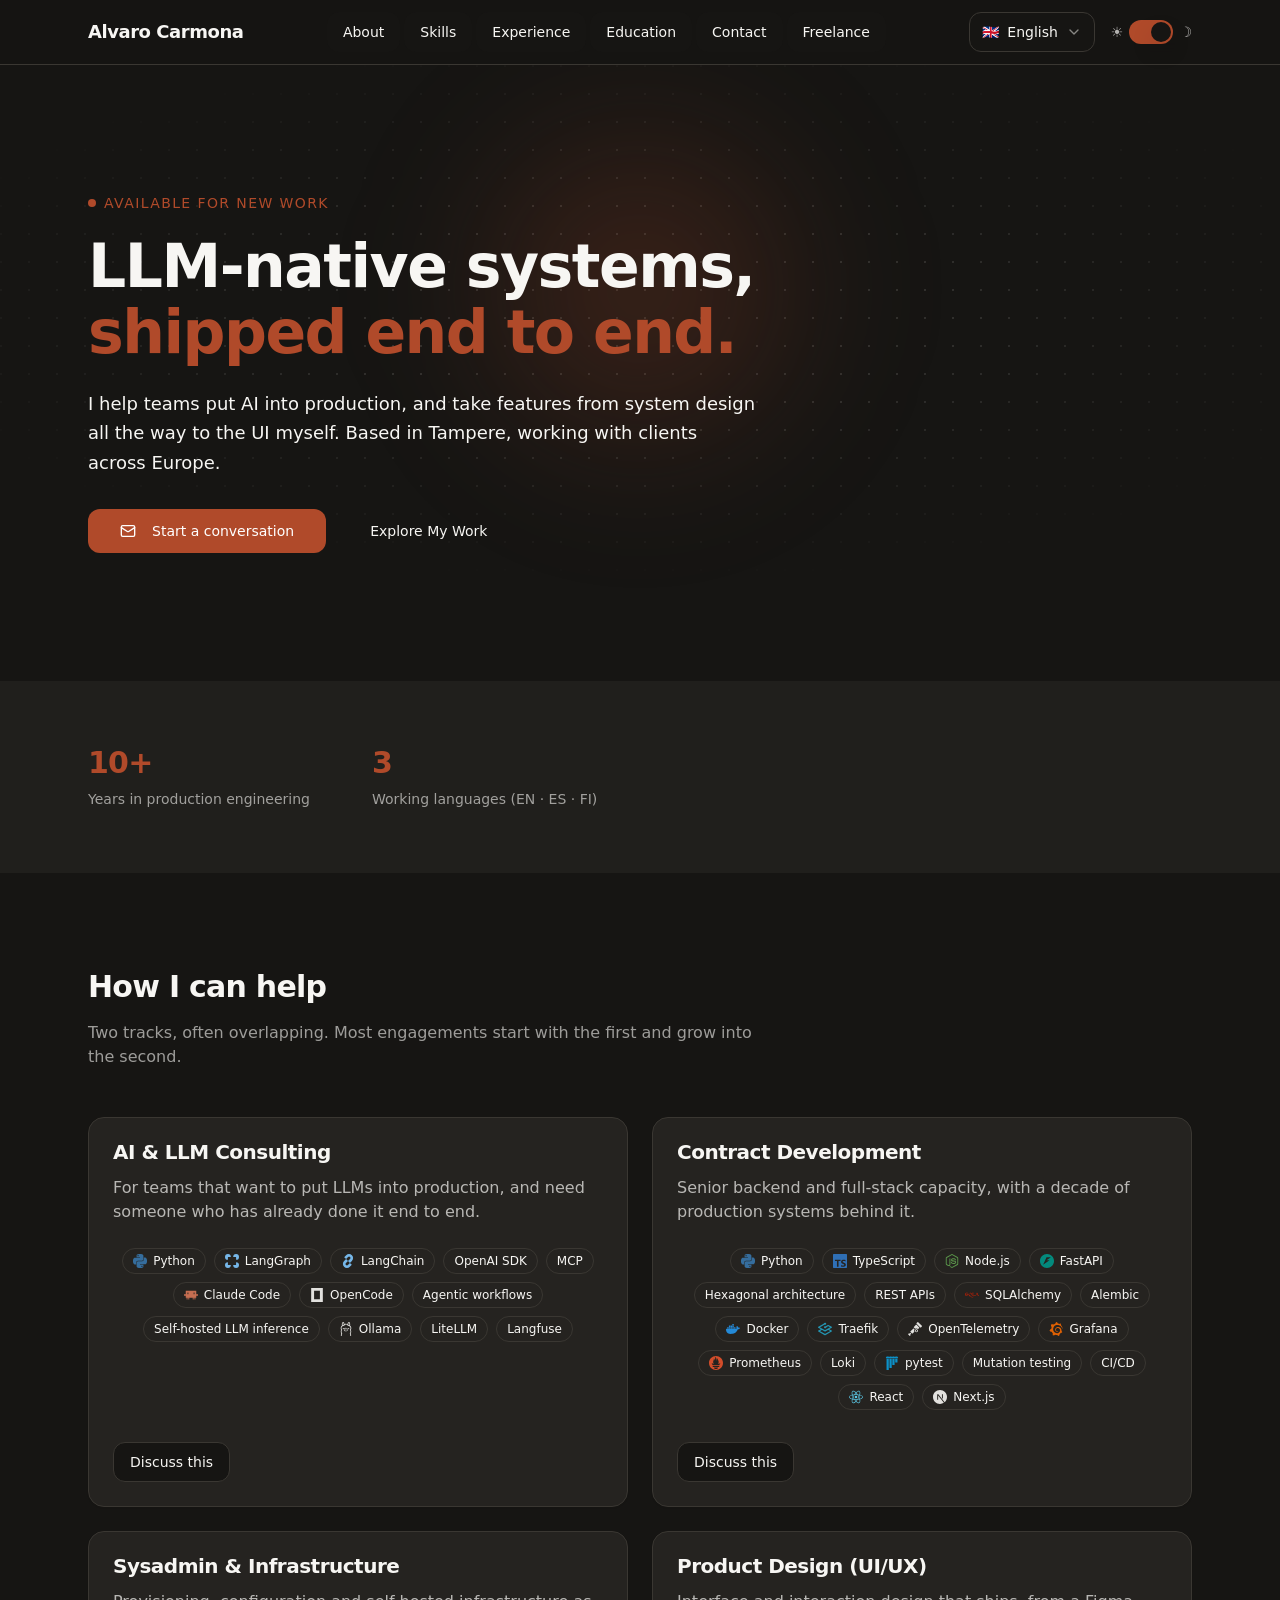
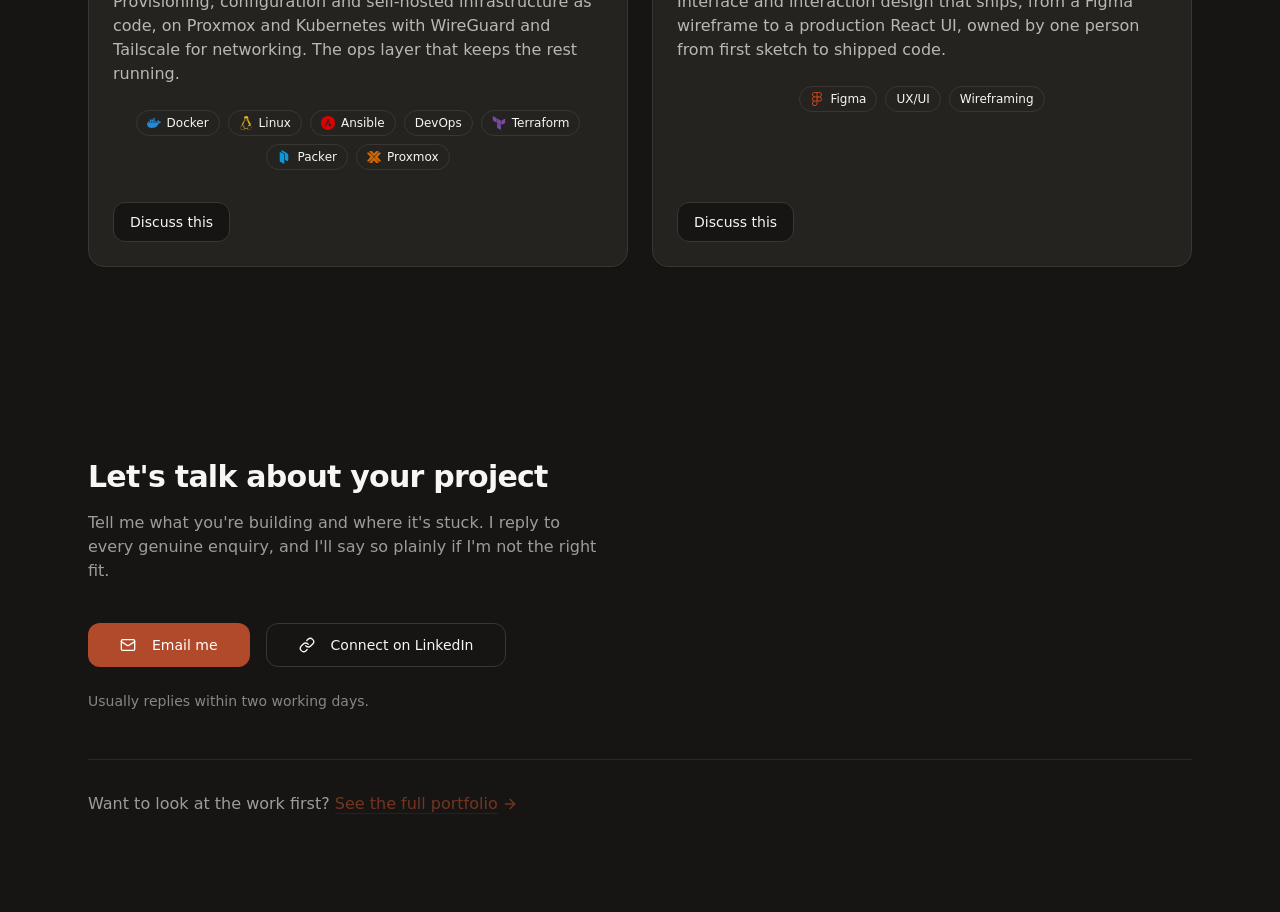
<file: freelance.html>
<!DOCTYPE html><!--4QI89tEvGL7WP6fGj8we2--><html lang="en"><head><meta charSet="utf-8"/><meta name="viewport" content="width=device-width, initial-scale=1"/><link rel="preload" href="/_next/static/media/797e433ab948586e-s.p.29207c2f.woff2" as="font" crossorigin="" type="font/woff2"/><link rel="preload" href="/_next/static/media/caa3a2e1cccd8315-s.p.3b6cae6d.woff2" as="font" crossorigin="" type="font/woff2"/><link rel="stylesheet" href="/_next/static/chunks/7af0e173cf372ed8.css" data-precedence="next"/><link rel="stylesheet" href="/_next/static/chunks/f328d9b5adccab1e.css" data-precedence="next"/><link rel="preload" as="script" fetchPriority="low" href="/_next/static/chunks/7c3eceda0c38a26a.js"/><script src="/_next/static/chunks/cba4badf1f1b54b7.js" async=""></script><script src="/_next/static/chunks/83ecbd8f28b5cd9c.js" async=""></script><script src="/_next/static/chunks/51060051228663b4.js" async=""></script><script src="/_next/static/chunks/10d7fc4b314e80c0.js" async=""></script><script src="/_next/static/chunks/turbopack-5a8c43e2e81559f2.js" async=""></script><script src="/_next/static/chunks/7bb59ada5653aeaf.js" async=""></script><script src="/_next/static/chunks/3e4f01f3be79fc72.js" async=""></script><script src="/_next/static/chunks/2e6c431eba553487.js" async=""></script><script src="/_next/static/chunks/ad8216a2c26def29.js" async=""></script><script src="/_next/static/chunks/03089beda9353855.js" async=""></script><script src="/_next/static/chunks/092b830c99e71cba.js" async=""></script><script src="/_next/static/chunks/5fb6381a6021f66c.js" async=""></script><meta name="next-size-adjust" content=""/><title>Freelance &amp; Consulting — Alvaro Carmona</title><meta name="description" content="AI and LLM consulting plus senior contract development. I help teams put AI into production and take features from system design to the UI."/><link rel="canonical" href="https://alvcarmona.github.io/freelance"/><meta property="og:title" content="Freelance &amp; Consulting — Alvaro Carmona"/><meta property="og:description" content="AI and LLM consulting plus senior contract development. I help teams put AI into production and take features from system design to the UI."/><meta property="og:url" content="https://alvcarmona.github.io/freelance"/><meta property="og:site_name" content="Alvaro Carmona"/><meta property="og:type" content="website"/><meta name="twitter:card" content="summary_large_image"/><meta name="twitter:title" content="Freelance &amp; Consulting — Alvaro Carmona"/><meta name="twitter:description" content="AI and LLM consulting plus senior contract development. I help teams put AI into production and take features from system design to the UI."/><script src="/_next/static/chunks/a6dad97d9634a72d.js" noModule=""></script></head><body class="geist_a71539c9-module__T19VSG__variable geist_mono_8d43a2aa-module__8Li5zG__variable antialiased min-h-screen"><div hidden=""><!--$--><!--/$--></div><script>((a,b,c,d,e,f,g,h)=>{let i=document.documentElement,j=["light","dark"];function k(b){var c;(Array.isArray(a)?a:[a]).forEach(a=>{let c="class"===a,d=c&&f?e.map(a=>f[a]||a):e;c?(i.classList.remove(...d),i.classList.add(f&&f[b]?f[b]:b)):i.setAttribute(a,b)}),c=b,h&&j.includes(c)&&(i.style.colorScheme=c)}if(d)k(d);else try{let a=localStorage.getItem(b)||c,d=g&&"system"===a?window.matchMedia("(prefers-color-scheme: dark)").matches?"dark":"light":a;k(d)}catch(a){}})("data-theme","theme","default-dark",null,["default-light","default-dark","unit-01-light","unit-01-dark","unit-02-light","unit-02-dark","aurora-light","aurora-dark"],null,false,true)</script><a href="#main-content" class="sr-only focus:not-sr-only focus:absolute focus:top-2 focus:left-2 focus:z-100 focus:rounded-md focus:bg-background focus:px-4 focus:py-2 focus:text-foreground focus:outline-2 focus:outline-primary">Skip to content</a><header class="sticky top-0 z-50 border-b border-[var(--border)] bg-[var(--background)]/80 backdrop-blur-md"><nav class="container flex h-16 items-center justify-between"><a href="/#hero" class="text-lg font-semibold tracking-tight text-[var(--foreground)] hover:opacity-80 transition-opacity">Alvaro Carmona</a><nav aria-label="Main" data-orientation="horizontal" dir="ltr" class="relative z-10 max-w-max flex-1 items-center justify-center hidden md:flex"><div style="position:relative"><ul data-orientation="horizontal" class="group flex flex-1 list-none items-center justify-center space-x-1" dir="ltr"><li><a href="/#about" class="group inline-flex h-10 w-max items-center justify-center rounded-md bg-background px-4 py-2 text-sm font-medium transition-colors hover:bg-hover hover:text-hover-foreground focus:bg-hover focus:text-hover-foreground focus:outline-none disabled:pointer-events-none disabled:opacity-50 data-[state=open]:bg-hover data-[state=open]:text-hover-foreground" data-radix-collection-item="">About</a></li><li><a href="/#skills" class="group inline-flex h-10 w-max items-center justify-center rounded-md bg-background px-4 py-2 text-sm font-medium transition-colors hover:bg-hover hover:text-hover-foreground focus:bg-hover focus:text-hover-foreground focus:outline-none disabled:pointer-events-none disabled:opacity-50 data-[state=open]:bg-hover data-[state=open]:text-hover-foreground" data-radix-collection-item="">Skills</a></li><li><a href="/#experience" class="group inline-flex h-10 w-max items-center justify-center rounded-md bg-background px-4 py-2 text-sm font-medium transition-colors hover:bg-hover hover:text-hover-foreground focus:bg-hover focus:text-hover-foreground focus:outline-none disabled:pointer-events-none disabled:opacity-50 data-[state=open]:bg-hover data-[state=open]:text-hover-foreground" data-radix-collection-item="">Experience</a></li><li><a href="/#education" class="group inline-flex h-10 w-max items-center justify-center rounded-md bg-background px-4 py-2 text-sm font-medium transition-colors hover:bg-hover hover:text-hover-foreground focus:bg-hover focus:text-hover-foreground focus:outline-none disabled:pointer-events-none disabled:opacity-50 data-[state=open]:bg-hover data-[state=open]:text-hover-foreground" data-radix-collection-item="">Education</a></li><li><a href="/#contact" class="group inline-flex h-10 w-max items-center justify-center rounded-md bg-background px-4 py-2 text-sm font-medium transition-colors hover:bg-hover hover:text-hover-foreground focus:bg-hover focus:text-hover-foreground focus:outline-none disabled:pointer-events-none disabled:opacity-50 data-[state=open]:bg-hover data-[state=open]:text-hover-foreground" data-radix-collection-item="">Contact</a></li><li><a data-active="true" href="/freelance" class="group inline-flex h-10 w-max items-center justify-center rounded-md bg-background px-4 py-2 text-sm font-medium transition-colors hover:bg-hover hover:text-hover-foreground focus:bg-hover focus:text-hover-foreground focus:outline-none disabled:pointer-events-none disabled:opacity-50 data-[state=open]:bg-hover data-[state=open]:text-hover-foreground" data-radix-collection-item="">Freelance</a></li></ul></div><div class="absolute left-0 top-full flex justify-center"></div></nav><div class="flex items-center gap-4"><div class="hidden items-center gap-4 md:flex"><!--$!--><template data-dgst="BAILOUT_TO_CLIENT_SIDE_RENDERING"></template><div class="h-9 w-24"></div><!--/$--><div aria-hidden="true" class="h-5 w-[4.5rem]"></div></div><button class="inline-flex items-center justify-center gap-2 whitespace-nowrap rounded-md text-sm font-medium ring-offset-background transition-colors focus-visible:outline-none focus-visible:ring-2 focus-visible:ring-ring focus-visible:ring-offset-2 disabled:pointer-events-none disabled:opacity-50 disabled:cursor-not-allowed cursor-pointer [&amp;_svg]:pointer-events-none [&amp;_svg]:size-4 [&amp;_svg]:shrink-0 hover:bg-hover hover:text-hover-foreground h-10 w-10 md:hidden" aria-label="Open menu" type="button" aria-haspopup="dialog" aria-expanded="false" aria-controls="radix-_R_blb_" data-state="closed"><svg xmlns="http://www.w3.org/2000/svg" width="24" height="24" viewBox="0 0 24 24" fill="none" stroke="currentColor" stroke-width="2" stroke-linecap="round" stroke-linejoin="round" class="lucide lucide-menu h-5 w-5" aria-hidden="true"><path d="M4 5h16"></path><path d="M4 12h16"></path><path d="M4 19h16"></path></svg></button></div></nav></header><main id="main-content"><section id="freelance-hero" class="relative isolate overflow-hidden py-24 lg:py-32"><div aria-hidden="true" class="pointer-events-none absolute inset-0 -z-10"><div class="hero-grid absolute inset-0"></div><div class="hero-glow absolute left-1/2 top-0 h-[28rem] w-[28rem] -translate-x-1/2"></div></div><div class="container"><p class="hero-rise mb-5 flex w-fit items-center gap-2 text-sm font-medium uppercase tracking-widest text-[var(--primary)]" style="animation-delay:0ms"><span aria-hidden="true" class="inline-block h-2 w-2 shrink-0 rounded-full bg-[var(--primary)]"></span>Available for new work</p><h1 class="hero-rise mb-6 max-w-3xl text-balance text-4xl font-bold leading-[1.1] tracking-tight text-[var(--foreground)] sm:text-5xl lg:text-6xl" style="animation-delay:80ms">LLM-native systems,<!-- --> <span class="text-[var(--primary)]">shipped end to end.</span></h1><p class="hero-rise mb-8 max-w-2xl text-pretty text-lg leading-relaxed text-[var(--foreground)] opacity-70" style="animation-delay:160ms">I help teams put AI into production, and take features from system design all the way to the UI myself. Based in Tampere, working with clients across Europe.</p><div class="hero-rise flex flex-wrap items-center gap-3" style="animation-delay:240ms"><a href="mailto:alvarocarmonabasanez@gmail.com?subject=Freelance%20enquiry" class="inline-flex items-center justify-center gap-2 whitespace-nowrap text-sm font-medium ring-offset-background transition-colors focus-visible:outline-none focus-visible:ring-2 focus-visible:ring-ring focus-visible:ring-offset-2 disabled:pointer-events-none disabled:opacity-50 disabled:cursor-not-allowed cursor-pointer [&amp;_svg]:pointer-events-none [&amp;_svg]:size-4 [&amp;_svg]:shrink-0 bg-primary text-primary-foreground hover:bg-primary/90 h-11 rounded-md px-8"><svg xmlns="http://www.w3.org/2000/svg" width="24" height="24" viewBox="0 0 24 24" fill="none" stroke="currentColor" stroke-width="2" stroke-linecap="round" stroke-linejoin="round" class="lucide lucide-mail mr-2 h-4 w-4" aria-hidden="true"><path d="m22 7-8.991 5.727a2 2 0 0 1-2.009 0L2 7"></path><rect x="2" y="4" width="20" height="16" rx="2"></rect></svg>Start a conversation</a><a class="inline-flex items-center justify-center gap-2 whitespace-nowrap text-sm font-medium ring-offset-background transition-colors focus-visible:outline-none focus-visible:ring-2 focus-visible:ring-ring focus-visible:ring-offset-2 disabled:pointer-events-none disabled:opacity-50 disabled:cursor-not-allowed cursor-pointer [&amp;_svg]:pointer-events-none [&amp;_svg]:size-4 [&amp;_svg]:shrink-0 hover:bg-hover hover:text-hover-foreground h-11 rounded-md px-8" href="/#skills">Explore My Work</a></div></div></section><section id="freelance-proof" class="bg-[var(--muted)]/30 py-16"><div class="container"><h2 class="sr-only">Track record</h2><dl class="grid grid-cols-2 gap-8 lg:grid-cols-4"><div><dt class="mb-2 text-3xl font-bold tracking-tight text-[var(--primary)]">10+</dt><dd class="text-sm text-[var(--foreground)] opacity-60">Years in production engineering</dd></div><div><dt class="mb-2 text-3xl font-bold tracking-tight text-[var(--primary)]">3</dt><dd class="text-sm text-[var(--foreground)] opacity-60">Working languages (EN · ES · FI)</dd></div></dl></div></section><section id="services" class="scroll-mt-16 py-24"><div class="container"><h2 class="mb-4 text-3xl font-bold tracking-tight text-[var(--foreground)]">How I can help</h2><p class="mb-12 max-w-2xl text-base text-[var(--foreground)] opacity-60">Two tracks, often overlapping. Most engagements start with the first and grow into the second.</p><div class="grid gap-6 lg:grid-cols-2"><div class="rounded-lg border bg-card text-card-foreground shadow-sm flex flex-col"><div class="flex flex-col space-y-1.5 p-6"><h3 class="text-xl font-semibold leading-none tracking-tight">AI &amp; LLM Consulting</h3><p class="mt-2 text-base text-[var(--foreground)] opacity-70">For teams that want to put LLMs into production, and need someone who has already done it end to end.</p></div><div class="p-6 pt-0 flex flex-1 flex-col justify-between gap-8"><div class="flex flex-wrap justify-center gap-2"><span class="group/chip inline-flex items-center rounded-full border font-medium text-foreground transition-[opacity,border-color,color] duration-slow ease-smooth gap-1.5 px-2.5 py-1 text-xs border-border bg-card opacity-100" style="--tech-brand:#3776AB"><svg viewBox="0 0 24 24" fill="currentColor" aria-hidden="true" class="h-3.5 w-3.5 shrink-0 opacity-90 transition-opacity text-[var(--tech-brand)] group-hover/chip:opacity-100"><path d="M14.25.18l.9.2.73.26.59.3.45.32.34.34.25.34.16.33.1.3.04.26.02.2-.01.13V8.5l-.05.63-.13.55-.21.46-.26.38-.3.31-.33.25-.35.19-.35.14-.33.1-.3.07-.26.04-.21.02H8.77l-.69.05-.59.14-.5.22-.41.27-.33.32-.27.35-.2.36-.15.37-.1.35-.07.32-.04.27-.02.21v3.06H3.17l-.21-.03-.28-.07-.32-.12-.35-.18-.36-.26-.36-.36-.35-.46-.32-.59-.28-.73-.21-.88-.14-1.05-.05-1.23.06-1.22.16-1.04.24-.87.32-.71.36-.57.4-.44.42-.33.42-.24.4-.16.36-.1.32-.05.24-.01h.16l.06.01h8.16v-.83H6.18l-.01-2.75-.02-.37.05-.34.11-.31.17-.28.25-.26.31-.23.38-.2.44-.18.51-.15.58-.12.64-.1.71-.06.77-.04.84-.02 1.27.05zm-6.3 1.98l-.23.33-.08.41.08.41.23.34.33.22.41.09.41-.09.33-.22.23-.34.08-.41-.08-.41-.23-.33-.33-.22-.41-.09-.41.09zm13.09 3.95l.28.06.32.12.35.18.36.27.36.35.35.47.32.59.28.73.21.88.14 1.04.05 1.23-.06 1.23-.16 1.04-.24.86-.32.71-.36.57-.4.45-.42.33-.42.24-.4.16-.36.09-.32.05-.24.02-.16-.01h-8.22v.82h5.84l.01 2.76.02.36-.05.34-.11.31-.17.29-.25.25-.31.24-.38.2-.44.17-.51.15-.58.13-.64.09-.71.07-.77.04-.84.01-1.27-.04-1.07-.14-.9-.2-.73-.25-.59-.3-.45-.33-.34-.34-.25-.34-.16-.33-.1-.3-.04-.25-.02-.2.01-.13v-5.34l.05-.64.13-.54.21-.46.26-.38.3-.32.33-.24.35-.2.35-.14.33-.1.3-.06.26-.04.21-.02.13-.01h5.84l.69-.05.59-.14.5-.21.41-.28.33-.32.27-.35.2-.36.15-.36.1-.35.07-.32.04-.28.02-.21V6.07h2.09l.14.01zm-6.47 14.25l-.23.33-.08.41.08.41.23.33.33.23.41.08.41-.08.33-.23.23-.33.08-.41-.08-.41-.23-.33-.33-.23-.41-.08-.41.08z"></path></svg>Python</span><span class="group/chip inline-flex items-center rounded-full border font-medium text-foreground transition-[opacity,border-color,color] duration-slow ease-smooth gap-1.5 px-2.5 py-1 text-xs border-border bg-card opacity-100" style="--tech-brand:#7FC8FF"><svg viewBox="0 0 24 24" fill="currentColor" aria-hidden="true" class="h-3.5 w-3.5 shrink-0 opacity-90 transition-opacity text-[var(--tech-brand)] group-hover/chip:opacity-100"><path d="M5 19H10A5 5 0 115 14ZM19 14A5 5 0 1114 19H19ZM10 5A5 5 0 105 10V5ZM19 5V10A5 5 0 1014 5Z"></path></svg>LangGraph</span><span class="group/chip inline-flex items-center rounded-full border font-medium text-foreground transition-[opacity,border-color,color] duration-slow ease-smooth gap-1.5 px-2.5 py-1 text-xs border-border bg-card opacity-100" style="--tech-brand:#7FC8FF"><svg viewBox="0 0 24 24" fill="currentColor" aria-hidden="true" class="h-3.5 w-3.5 shrink-0 opacity-90 transition-opacity text-[var(--tech-brand)] group-hover/chip:opacity-100"><path d="M13.796 0a6.93 6.93 0 0 0-4.91 2.019L5.451 5.455l3.273 3.27 3.432-3.432a2.284 2.284 0 0 1 3.277 0 2.28 2.28 0 0 1 0 3.275L12 12.001l3.273 3.273 3.433-3.435c2.692-2.692 2.692-7.127 0-9.82A6.92 6.92 0 0 0 13.796 0m-5.07 8.728-3.433 3.434c-2.692 2.693-2.692 7.126 0 9.819A6.92 6.92 0 0 0 10.203 24a6.93 6.93 0 0 0 4.911-2.02l3.432-3.432-3.271-3.272-3.433 3.433a2.284 2.284 0 0 1-3.277 0 2.28 2.28 0 0 1 0-3.276L12 12z"></path></svg>LangChain</span><span class="group/chip inline-flex items-center rounded-full border font-medium text-foreground transition-[opacity,border-color,color] duration-slow ease-smooth gap-1.5 px-2.5 py-1 text-xs border-border bg-card opacity-100">OpenAI SDK</span><span class="group/chip inline-flex items-center rounded-full border font-medium text-foreground transition-[opacity,border-color,color] duration-slow ease-smooth gap-1.5 px-2.5 py-1 text-xs border-border bg-card opacity-100">MCP</span><span class="group/chip inline-flex items-center rounded-full border font-medium text-foreground transition-[opacity,border-color,color] duration-slow ease-smooth gap-1.5 px-2.5 py-1 text-xs border-border bg-card opacity-100" style="--tech-brand:#D97757"><svg viewBox="0 0 24 24" fill="currentColor" aria-hidden="true" class="h-3.5 w-3.5 shrink-0 opacity-90 transition-opacity text-[var(--tech-brand)] group-hover/chip:opacity-100"><path d="M21 10.5h3v3h-3v3h-1.5v3H18v-3h-1.5v3H15v-3H9v3H7.5v-3H6v3H4.5v-3H3v-3H0v-3h3v-6h18Zm-15 0h1.5v-3H6Zm10.5 0H18v-3h-1.5z"></path></svg>Claude Code</span><span class="group/chip inline-flex items-center rounded-full border font-medium text-foreground transition-[opacity,border-color,color] duration-slow ease-smooth gap-1.5 px-2.5 py-1 text-xs border-border bg-card opacity-100"><svg viewBox="0 0 24 24" fill="currentColor" aria-hidden="true" class="h-3.5 w-3.5 shrink-0 opacity-90 transition-opacity text-foreground group-hover/chip:opacity-100"><path d="M22 24H2V0h20zM17 4.8H7v14.4h10z"></path></svg>OpenCode</span><span class="group/chip inline-flex items-center rounded-full border font-medium text-foreground transition-[opacity,border-color,color] duration-slow ease-smooth gap-1.5 px-2.5 py-1 text-xs border-border bg-card opacity-100">Agentic workflows</span><span class="group/chip inline-flex items-center rounded-full border font-medium text-foreground transition-[opacity,border-color,color] duration-slow ease-smooth gap-1.5 px-2.5 py-1 text-xs border-border bg-card opacity-100">Self-hosted LLM inference</span><span class="group/chip inline-flex items-center rounded-full border font-medium text-foreground transition-[opacity,border-color,color] duration-slow ease-smooth gap-1.5 px-2.5 py-1 text-xs border-border bg-card opacity-100"><svg viewBox="0 0 24 24" fill="currentColor" aria-hidden="true" class="h-3.5 w-3.5 shrink-0 opacity-90 transition-opacity text-foreground group-hover/chip:opacity-100"><path d="M16.361 10.26a.894.894 0 0 0-.558.47l-.072.148.001.207c0 .193.004.217.059.353.076.193.152.312.291.448.24.238.51.3.872.205a.86.86 0 0 0 .517-.436.752.752 0 0 0 .08-.498c-.064-.453-.33-.782-.724-.897a1.06 1.06 0 0 0-.466 0zm-9.203.005c-.305.096-.533.32-.65.639a1.187 1.187 0 0 0-.06.52c.057.309.31.59.598.667.362.095.632.033.872-.205.14-.136.215-.255.291-.448.055-.136.059-.16.059-.353l.001-.207-.072-.148a.894.894 0 0 0-.565-.472 1.02 1.02 0 0 0-.474.007Zm4.184 2c-.131.071-.223.25-.195.383.031.143.157.288.353.407.105.063.112.072.117.136.004.038-.01.146-.029.243-.02.094-.036.194-.036.222.002.074.07.195.143.253.064.052.076.054.255.059.164.005.198.001.264-.03.169-.082.212-.234.15-.525-.052-.243-.042-.28.087-.355.137-.08.281-.219.324-.314a.365.365 0 0 0-.175-.48.394.394 0 0 0-.181-.033c-.126 0-.207.03-.355.124l-.085.053-.053-.032c-.219-.13-.259-.145-.391-.143a.396.396 0 0 0-.193.032zm.39-2.195c-.373.036-.475.05-.654.086-.291.06-.68.195-.951.328-.94.46-1.589 1.226-1.787 2.114-.04.176-.045.234-.045.53 0 .294.005.357.043.524.264 1.16 1.332 2.017 2.714 2.173.3.033 1.596.033 1.896 0 1.11-.125 2.064-.727 2.493-1.571.114-.226.169-.372.22-.602.039-.167.044-.23.044-.523 0-.297-.005-.355-.045-.531-.288-1.29-1.539-2.304-3.072-2.497a6.873 6.873 0 0 0-.855-.031zm.645.937a3.283 3.283 0 0 1 1.44.514c.223.148.537.458.671.662.166.251.26.508.303.82.02.143.01.251-.043.482-.08.345-.332.705-.672.957a3.115 3.115 0 0 1-.689.348c-.382.122-.632.144-1.525.138-.582-.006-.686-.01-.853-.042-.57-.107-1.022-.334-1.35-.68-.264-.28-.385-.535-.45-.946-.03-.192.025-.509.137-.776.136-.326.488-.73.836-.963.403-.269.934-.46 1.422-.512.187-.02.586-.02.773-.002zm-5.503-11a1.653 1.653 0 0 0-.683.298C5.617.74 5.173 1.666 4.985 2.819c-.07.436-.119 1.04-.119 1.503 0 .544.064 1.24.155 1.721.02.107.031.202.023.208a8.12 8.12 0 0 1-.187.152 5.324 5.324 0 0 0-.949 1.02 5.49 5.49 0 0 0-.94 2.339 6.625 6.625 0 0 0-.023 1.357c.091.78.325 1.438.727 2.04l.13.195-.037.064c-.269.452-.498 1.105-.605 1.732-.084.496-.095.629-.095 1.294 0 .67.009.803.088 1.266.095.555.288 1.143.503 1.534.071.128.243.393.264.407.007.003-.014.067-.046.141a7.405 7.405 0 0 0-.548 1.873c-.062.417-.071.552-.071.991 0 .56.031.832.148 1.279L3.42 24h1.478l-.05-.091c-.297-.552-.325-1.575-.068-2.597.117-.472.25-.819.498-1.296l.148-.29v-.177c0-.165-.003-.184-.057-.293a.915.915 0 0 0-.194-.25 1.74 1.74 0 0 1-.385-.543c-.424-.92-.506-2.286-.208-3.451.124-.486.329-.918.544-1.154a.787.787 0 0 0 .223-.531c0-.195-.07-.355-.224-.522a3.136 3.136 0 0 1-.817-1.729c-.14-.96.114-2.005.69-2.834.563-.814 1.353-1.336 2.237-1.475.199-.033.57-.028.776.01.226.04.367.028.512-.041.179-.085.268-.19.374-.431.093-.215.165-.333.36-.576.234-.29.46-.489.822-.729.413-.27.884-.467 1.352-.561.17-.035.25-.04.569-.04.319 0 .398.005.569.04a4.07 4.07 0 0 1 1.914.997c.117.109.398.457.488.602.034.057.095.177.132.267.105.241.195.346.374.43.14.068.286.082.503.045.343-.058.607-.053.943.016 1.144.23 2.14 1.173 2.581 2.437.385 1.108.276 2.267-.296 3.153-.097.15-.193.27-.333.419-.301.322-.301.722-.001 1.053.493.539.801 1.866.708 3.036-.062.772-.26 1.463-.533 1.854a2.096 2.096 0 0 1-.224.258.916.916 0 0 0-.194.25c-.054.109-.057.128-.057.293v.178l.148.29c.248.476.38.823.498 1.295.253 1.008.231 2.01-.059 2.581a.845.845 0 0 0-.044.098c0 .006.329.009.732.009h.73l.02-.074.036-.134c.019-.076.057-.3.088-.516.029-.217.029-1.016 0-1.258-.11-.875-.295-1.57-.597-2.226-.032-.074-.053-.138-.046-.141.008-.005.057-.074.108-.152.376-.569.607-1.284.724-2.228.031-.26.031-1.378 0-1.628-.083-.645-.182-1.082-.348-1.525a6.083 6.083 0 0 0-.329-.7l-.038-.064.131-.194c.402-.604.636-1.262.727-2.04a6.625 6.625 0 0 0-.024-1.358 5.512 5.512 0 0 0-.939-2.339 5.325 5.325 0 0 0-.95-1.02 8.097 8.097 0 0 1-.186-.152.692.692 0 0 1 .023-.208c.208-1.087.201-2.443-.017-3.503-.19-.924-.535-1.658-.98-2.082-.354-.338-.716-.482-1.15-.455-.996.059-1.8 1.205-2.116 3.01a6.805 6.805 0 0 0-.097.726c0 .036-.007.066-.015.066a.96.96 0 0 1-.149-.078A4.857 4.857 0 0 0 12 3.03c-.832 0-1.687.243-2.456.698a.958.958 0 0 1-.148.078c-.008 0-.015-.03-.015-.066a6.71 6.71 0 0 0-.097-.725C8.997 1.392 8.337.319 7.46.048a2.096 2.096 0 0 0-.585-.041Zm.293 1.402c.248.197.523.759.682 1.388.03.113.06.244.069.292.007.047.026.152.041.233.067.365.098.76.102 1.24l.002.475-.12.175-.118.178h-.278c-.324 0-.646.041-.954.124l-.238.06c-.033.007-.038-.003-.057-.144a8.438 8.438 0 0 1 .016-2.323c.124-.788.413-1.501.696-1.711.067-.05.079-.049.157.013zm9.825-.012c.17.126.358.46.498.888.28.854.36 2.028.212 3.145-.019.14-.024.151-.057.144l-.238-.06a3.693 3.693 0 0 0-.954-.124h-.278l-.119-.178-.119-.175.002-.474c.004-.669.066-1.19.214-1.772.157-.623.434-1.185.68-1.382.078-.062.09-.063.159-.012z"></path></svg>Ollama</span><span class="group/chip inline-flex items-center rounded-full border font-medium text-foreground transition-[opacity,border-color,color] duration-slow ease-smooth gap-1.5 px-2.5 py-1 text-xs border-border bg-card opacity-100">LiteLLM</span><span class="group/chip inline-flex items-center rounded-full border font-medium text-foreground transition-[opacity,border-color,color] duration-slow ease-smooth gap-1.5 px-2.5 py-1 text-xs border-border bg-card opacity-100">Langfuse</span></div><a href="mailto:alvarocarmonabasanez@gmail.com?subject=AI%20%26%20LLM%20consulting%20enquiry" class="inline-flex items-center justify-center gap-2 whitespace-nowrap rounded-md text-sm font-medium ring-offset-background transition-colors focus-visible:outline-none focus-visible:ring-2 focus-visible:ring-ring focus-visible:ring-offset-2 disabled:pointer-events-none disabled:opacity-50 disabled:cursor-not-allowed cursor-pointer [&amp;_svg]:pointer-events-none [&amp;_svg]:size-4 [&amp;_svg]:shrink-0 border border-input bg-background hover:bg-hover hover:text-hover-foreground h-10 px-4 py-2 self-start">Discuss this</a></div></div><div class="rounded-lg border bg-card text-card-foreground shadow-sm flex flex-col"><div class="flex flex-col space-y-1.5 p-6"><h3 class="text-xl font-semibold leading-none tracking-tight">Contract Development</h3><p class="mt-2 text-base text-[var(--foreground)] opacity-70">Senior backend and full-stack capacity, with a decade of production systems behind it.</p></div><div class="p-6 pt-0 flex flex-1 flex-col justify-between gap-8"><div class="flex flex-wrap justify-center gap-2"><span class="group/chip inline-flex items-center rounded-full border font-medium text-foreground transition-[opacity,border-color,color] duration-slow ease-smooth gap-1.5 px-2.5 py-1 text-xs border-border bg-card opacity-100" style="--tech-brand:#3776AB"><svg viewBox="0 0 24 24" fill="currentColor" aria-hidden="true" class="h-3.5 w-3.5 shrink-0 opacity-90 transition-opacity text-[var(--tech-brand)] group-hover/chip:opacity-100"><path d="M14.25.18l.9.2.73.26.59.3.45.32.34.34.25.34.16.33.1.3.04.26.02.2-.01.13V8.5l-.05.63-.13.55-.21.46-.26.38-.3.31-.33.25-.35.19-.35.14-.33.1-.3.07-.26.04-.21.02H8.77l-.69.05-.59.14-.5.22-.41.27-.33.32-.27.35-.2.36-.15.37-.1.35-.07.32-.04.27-.02.21v3.06H3.17l-.21-.03-.28-.07-.32-.12-.35-.18-.36-.26-.36-.36-.35-.46-.32-.59-.28-.73-.21-.88-.14-1.05-.05-1.23.06-1.22.16-1.04.24-.87.32-.71.36-.57.4-.44.42-.33.42-.24.4-.16.36-.1.32-.05.24-.01h.16l.06.01h8.16v-.83H6.18l-.01-2.75-.02-.37.05-.34.11-.31.17-.28.25-.26.31-.23.38-.2.44-.18.51-.15.58-.12.64-.1.71-.06.77-.04.84-.02 1.27.05zm-6.3 1.98l-.23.33-.08.41.08.41.23.34.33.22.41.09.41-.09.33-.22.23-.34.08-.41-.08-.41-.23-.33-.33-.22-.41-.09-.41.09zm13.09 3.95l.28.06.32.12.35.18.36.27.36.35.35.47.32.59.28.73.21.88.14 1.04.05 1.23-.06 1.23-.16 1.04-.24.86-.32.71-.36.57-.4.45-.42.33-.42.24-.4.16-.36.09-.32.05-.24.02-.16-.01h-8.22v.82h5.84l.01 2.76.02.36-.05.34-.11.31-.17.29-.25.25-.31.24-.38.2-.44.17-.51.15-.58.13-.64.09-.71.07-.77.04-.84.01-1.27-.04-1.07-.14-.9-.2-.73-.25-.59-.3-.45-.33-.34-.34-.25-.34-.16-.33-.1-.3-.04-.25-.02-.2.01-.13v-5.34l.05-.64.13-.54.21-.46.26-.38.3-.32.33-.24.35-.2.35-.14.33-.1.3-.06.26-.04.21-.02.13-.01h5.84l.69-.05.59-.14.5-.21.41-.28.33-.32.27-.35.2-.36.15-.36.1-.35.07-.32.04-.28.02-.21V6.07h2.09l.14.01zm-6.47 14.25l-.23.33-.08.41.08.41.23.33.33.23.41.08.41-.08.33-.23.23-.33.08-.41-.08-.41-.23-.33-.33-.23-.41-.08-.41.08z"></path></svg>Python</span><span class="group/chip inline-flex items-center rounded-full border font-medium text-foreground transition-[opacity,border-color,color] duration-slow ease-smooth gap-1.5 px-2.5 py-1 text-xs border-border bg-card opacity-100" style="--tech-brand:#3178C6"><svg viewBox="0 0 24 24" fill="currentColor" aria-hidden="true" class="h-3.5 w-3.5 shrink-0 opacity-90 transition-opacity text-[var(--tech-brand)] group-hover/chip:opacity-100"><path d="M1.125 0C.502 0 0 .502 0 1.125v21.75C0 23.498.502 24 1.125 24h21.75c.623 0 1.125-.502 1.125-1.125V1.125C24 .502 23.498 0 22.875 0zm17.363 9.75c.612 0 1.154.037 1.627.111a6.38 6.38 0 0 1 1.306.34v2.458a3.95 3.95 0 0 0-.643-.361 5.093 5.093 0 0 0-.717-.26 5.453 5.453 0 0 0-1.426-.2c-.3 0-.573.028-.819.086a2.1 2.1 0 0 0-.623.242c-.17.104-.3.229-.393.374a.888.888 0 0 0-.14.49c0 .196.053.373.156.529.104.156.252.304.443.444s.423.276.696.41c.273.135.582.274.926.416.47.197.892.407 1.266.628.374.222.695.473.963.753.268.279.472.598.614.957.142.359.214.776.214 1.253 0 .657-.125 1.21-.373 1.656a3.033 3.033 0 0 1-1.012 1.085 4.38 4.38 0 0 1-1.487.596c-.566.12-1.163.18-1.79.18a9.916 9.916 0 0 1-1.84-.164 5.544 5.544 0 0 1-1.512-.493v-2.63a5.033 5.033 0 0 0 3.237 1.2c.333 0 .624-.03.872-.09.249-.06.456-.144.623-.25.166-.108.29-.234.373-.38a1.023 1.023 0 0 0-.074-1.089 2.12 2.12 0 0 0-.537-.5 5.597 5.597 0 0 0-.807-.444 27.72 27.72 0 0 0-1.007-.436c-.918-.383-1.602-.852-2.053-1.405-.45-.553-.676-1.222-.676-2.005 0-.614.123-1.141.369-1.582.246-.441.58-.804 1.004-1.089a4.494 4.494 0 0 1 1.47-.629 7.536 7.536 0 0 1 1.77-.201zm-15.113.188h9.563v2.166H9.506v9.646H6.789v-9.646H3.375z"></path></svg>TypeScript</span><span class="group/chip inline-flex items-center rounded-full border font-medium text-foreground transition-[opacity,border-color,color] duration-slow ease-smooth gap-1.5 px-2.5 py-1 text-xs border-border bg-card opacity-100" style="--tech-brand:#5FA04E"><svg viewBox="0 0 24 24" fill="currentColor" aria-hidden="true" class="h-3.5 w-3.5 shrink-0 opacity-90 transition-opacity text-[var(--tech-brand)] group-hover/chip:opacity-100"><path d="M11.998,24c-0.321,0-0.641-0.084-0.922-0.247l-2.936-1.737c-0.438-0.245-0.224-0.332-0.08-0.383 c0.585-0.203,0.703-0.25,1.328-0.604c0.065-0.037,0.151-0.023,0.218,0.017l2.256,1.339c0.082,0.045,0.197,0.045,0.272,0l8.795-5.076 c0.082-0.047,0.134-0.141,0.134-0.238V6.921c0-0.099-0.053-0.192-0.137-0.242l-8.791-5.072c-0.081-0.047-0.189-0.047-0.271,0 L3.075,6.68C2.99,6.729,2.936,6.825,2.936,6.921v10.15c0,0.097,0.054,0.189,0.139,0.235l2.409,1.392 c1.307,0.654,2.108-0.116,2.108-0.89V7.787c0-0.142,0.114-0.253,0.256-0.253h1.115c0.139,0,0.255,0.112,0.255,0.253v10.021 c0,1.745-0.95,2.745-2.604,2.745c-0.508,0-0.909,0-2.026-0.551L2.28,18.675c-0.57-0.329-0.922-0.945-0.922-1.604V6.921 c0-0.659,0.353-1.275,0.922-1.603l8.795-5.082c0.557-0.315,1.296-0.315,1.848,0l8.794,5.082c0.57,0.329,0.924,0.944,0.924,1.603 v10.15c0,0.659-0.354,1.273-0.924,1.604l-8.794,5.078C12.643,23.916,12.324,24,11.998,24z M19.099,13.993 c0-1.9-1.284-2.406-3.987-2.763c-2.731-0.361-3.009-0.548-3.009-1.187c0-0.528,0.235-1.233,2.258-1.233 c1.807,0,2.473,0.389,2.747,1.607c0.024,0.115,0.129,0.199,0.247,0.199h1.141c0.071,0,0.138-0.031,0.186-0.081 c0.048-0.054,0.074-0.123,0.067-0.196c-0.177-2.098-1.571-3.076-4.388-3.076c-2.508,0-4.004,1.058-4.004,2.833 c0,1.925,1.488,2.457,3.895,2.695c2.88,0.282,3.103,0.703,3.103,1.269c0,0.983-0.789,1.402-2.642,1.402 c-2.327,0-2.839-0.584-3.011-1.742c-0.02-0.124-0.126-0.215-0.253-0.215h-1.137c-0.141,0-0.254,0.112-0.254,0.253 c0,1.482,0.806,3.248,4.655,3.248C17.501,17.007,19.099,15.91,19.099,13.993z"></path></svg>Node.js</span><span class="group/chip inline-flex items-center rounded-full border font-medium text-foreground transition-[opacity,border-color,color] duration-slow ease-smooth gap-1.5 px-2.5 py-1 text-xs border-border bg-card opacity-100" style="--tech-brand:#009688"><svg viewBox="0 0 24 24" fill="currentColor" aria-hidden="true" class="h-3.5 w-3.5 shrink-0 opacity-90 transition-opacity text-[var(--tech-brand)] group-hover/chip:opacity-100"><path d="M12 .0387C5.3729.0384.0003 5.3931 0 11.9988c-.001 6.6066 5.372 11.9628 12 11.9625 6.628.0003 12.001-5.3559 12-11.9625-.0003-6.6057-5.3729-11.9604-12-11.96m-.829 5.4153h7.55l-7.5805 5.3284h5.1828L5.279 18.5436q2.9466-6.5444 5.892-13.0896"></path></svg>FastAPI</span><span class="group/chip inline-flex items-center rounded-full border font-medium text-foreground transition-[opacity,border-color,color] duration-slow ease-smooth gap-1.5 px-2.5 py-1 text-xs border-border bg-card opacity-100">Hexagonal architecture</span><span class="group/chip inline-flex items-center rounded-full border font-medium text-foreground transition-[opacity,border-color,color] duration-slow ease-smooth gap-1.5 px-2.5 py-1 text-xs border-border bg-card opacity-100">REST APIs</span><span class="group/chip inline-flex items-center rounded-full border font-medium text-foreground transition-[opacity,border-color,color] duration-slow ease-smooth gap-1.5 px-2.5 py-1 text-xs border-border bg-card opacity-100" style="--tech-brand:#D71F00"><svg viewBox="0 0 24 24" fill="currentColor" aria-hidden="true" class="h-3.5 w-3.5 shrink-0 opacity-90 transition-opacity text-[var(--tech-brand)] group-hover/chip:opacity-100"><path d="M11.8 15.955a44.068 44.068 0 0 1-1.673-.691c-1.736-.757-1.981-.772-2.499-.143-.119.146-.25.236-.287.2-.111-.111.219-.644.617-.993.325-.285.433-.325.791-.285.228.025.985.29 1.682.586 1.573.669 2.034.811 2.635.811.731 0 1.106-.512.876-1.192-.057-.171-.04-.228.074-.228.213 0 .322.797.168 1.255a1.617 1.617 0 0 1-.424.614c-.251.211-.41.257-.879.254a3.853 3.853 0 0 1-1.082-.188h.001Zm.301-2.225c0-.048.179-.134.401-.188l.401-.099.086-1.446c.094-1.599.025-3.172-.148-3.383-.063-.074-.253-.165-.427-.205-.705-.156-.236-.264 1.133-.264 1.368 0 1.803.099 1.152.264-.561.14-.564.148-.564 2.43 0 1.266.046 2.22.111 2.342.092.171.228.207.752.207 1.081 0 1.453-.255 1.747-1.203.088-.284.315-.233.236.054-.037.134-.097.54-.134.91l-.068.669H14.44c-1.286 0-2.339-.04-2.339-.088Zm5.312-.068c0-.086.083-.171.219-.236.183-.086.302-.265.734-1.11.686-1.337 1.767-3.634 1.87-3.978.079-.262.097-.276.392-.31.171-.02.313-.031.316-.025l.527 1.152c.284.628.856 1.824 1.271 2.654.695 1.397.772 1.523 1.005 1.636.142.069.253.174.253.237 0 .099-.122.111-1.175.111-1.056 0-1.175-.012-1.175-.114 0-.068.091-.142.236-.191.134-.043.236-.122.236-.182 0-.057-.139-.432-.31-.834l-.31-.731h-2.35l-.225.495c-.421.928-.43 1.147-.037 1.252.196.054.25.097.227.185-.025.103-.127.117-.867.117-.794.006-.837 0-.837-.128Zm-15.652.025a10.933 10.933 0 0 1-.808-.196l-.549-.154.282-.518.281-.518-.227-.281c-.322-.399-.737-1.272-.74-1.554-.003-.657.851-1.61 1.898-2.122.72-.353 1.291-.362 2.009-.026l.54.253.157-.224c.085-.123.156-.285.156-.356 0-.071.071-.134.157-.134.085 0 .156.023.156.048 0 .063-.629 1.651-.669 1.691-.017.016-.187-.063-.381-.177-.546-.321-1.232-.535-1.764-.549-1.238-.031-1.667 1.178-.794 2.236l.308.373.839-.68c.942-.76 1.05-.777 1.784-.27.825.569.839 1.434.042 2.339-.705.805-1.431 1.027-2.677.819Zm5.984-.165c-.646-.301-1.229-.876-1.565-1.547-.538-1.076-.373-1.765.646-2.695.856-.782 1.556-1.087 2.498-1.087.68 0 .825.037 1.266.307 1.044.646 1.303 1.878.675 3.221-.737 1.577-2.294 2.37-3.52 1.801Zm-3.872-.702c.409-.322.381-.917-.063-1.389-.558-.592-.731-.566-1.713.253-.976.814-.982.783.185 1.155.771.251 1.255.242 1.591-.019Zm6.034-.046c.484-.239.817-1.343.68-2.259-.17-1.13-1.698-1.901-2.819-1.423-1.153.493-1.17 1.804-.037 2.985.791.828 1.471 1.044 2.176.697Zm11.359-1.414c.04-.071-.845-2.003-.928-2.023-.06-.017-.976 1.872-.976 2.014 0 .072 1.861.08 1.904.009Z"></path></svg>SQLAlchemy</span><span class="group/chip inline-flex items-center rounded-full border font-medium text-foreground transition-[opacity,border-color,color] duration-slow ease-smooth gap-1.5 px-2.5 py-1 text-xs border-border bg-card opacity-100">Alembic</span><span class="group/chip inline-flex items-center rounded-full border font-medium text-foreground transition-[opacity,border-color,color] duration-slow ease-smooth gap-1.5 px-2.5 py-1 text-xs border-border bg-card opacity-100" style="--tech-brand:#2496ED"><svg viewBox="0 0 24 24" fill="currentColor" aria-hidden="true" class="h-3.5 w-3.5 shrink-0 opacity-90 transition-opacity text-[var(--tech-brand)] group-hover/chip:opacity-100"><path d="M13.983 11.078h2.119a.186.186 0 00.186-.185V9.006a.186.186 0 00-.186-.186h-2.119a.185.185 0 00-.185.185v1.888c0 .102.083.185.185.185m-2.954-5.43h2.118a.186.186 0 00.186-.186V3.574a.186.186 0 00-.186-.185h-2.118a.185.185 0 00-.185.185v1.888c0 .102.082.185.185.185m0 2.716h2.118a.187.187 0 00.186-.186V6.29a.186.186 0 00-.186-.185h-2.118a.185.185 0 00-.185.185v1.887c0 .102.082.185.185.186m-2.93 0h2.12a.186.186 0 00.184-.186V6.29a.185.185 0 00-.185-.185H8.1a.185.185 0 00-.185.185v1.887c0 .102.083.185.185.186m-2.964 0h2.119a.186.186 0 00.185-.186V6.29a.185.185 0 00-.185-.185H5.136a.186.186 0 00-.186.185v1.887c0 .102.084.185.186.186m5.893 2.715h2.118a.186.186 0 00.186-.185V9.006a.186.186 0 00-.186-.186h-2.118a.185.185 0 00-.185.185v1.888c0 .102.082.185.185.185m-2.93 0h2.12a.185.185 0 00.184-.185V9.006a.185.185 0 00-.184-.186h-2.12a.185.185 0 00-.184.185v1.888c0 .102.083.185.185.185m-2.964 0h2.119a.185.185 0 00.185-.185V9.006a.185.185 0 00-.184-.186h-2.12a.186.186 0 00-.186.186v1.887c0 .102.084.185.186.185m-2.92 0h2.12a.185.185 0 00.184-.185V9.006a.185.185 0 00-.184-.186h-2.12a.185.185 0 00-.184.185v1.888c0 .102.082.185.185.185M23.763 9.89c-.065-.051-.672-.51-1.954-.51-.338.001-.676.03-1.01.087-.248-1.7-1.653-2.53-1.716-2.566l-.344-.199-.226.327c-.284.438-.49.922-.612 1.43-.23.97-.09 1.882.403 2.661-.595.332-1.55.413-1.744.42H.751a.751.751 0 00-.75.748 11.376 11.376 0 00.692 4.062c.545 1.428 1.355 2.48 2.41 3.124 1.18.723 3.1 1.137 5.275 1.137.983.003 1.963-.086 2.93-.266a12.248 12.248 0 003.823-1.389c.98-.567 1.86-1.288 2.61-2.136 1.252-1.418 1.998-2.997 2.553-4.4h.221c1.372 0 2.215-.549 2.68-1.009.309-.293.55-.65.707-1.046l.098-.288Z"></path></svg>Docker</span><span class="group/chip inline-flex items-center rounded-full border font-medium text-foreground transition-[opacity,border-color,color] duration-slow ease-smooth gap-1.5 px-2.5 py-1 text-xs border-border bg-card opacity-100" style="--tech-brand:#24A1C1"><svg viewBox="0 0 24 24" fill="currentColor" aria-hidden="true" class="h-3.5 w-3.5 shrink-0 opacity-90 transition-opacity text-[var(--tech-brand)] group-hover/chip:opacity-100"><path d="M12 1.19c1.088 0 2.056.768 2.056 1.714 0 .947-.921 1.715-2.056 1.715-.13 0-.3-.022-.509-.064a.685.685 0 0 0-.475.076l-7.37 4.195a.344.344 0 0 0 .001.597l7.99 4.49c.208.116.461.116.669 0l8.034-4.468a.343.343 0 0 0 .003-.598l-2.507-1.424a.683.683 0 0 0-.67-.003l-2.647 1.468a.234.234 0 0 0-.119.18l-.001.025c0 .946-.921 1.714-2.056 1.714s-2.056-.768-2.056-1.714c0-.947.921-1.715 2.056-1.715.042 0 .09.002.145.007l.087.008.096.013a.685.685 0 0 0 .425-.08l3.913-2.173c.3-.166.662-.171.965-.017l.04.023 5.465 3.104c.686.39.693 1.368.03 1.773l-.037.021-3.656 2.033a.343.343 0 0 0 .007.604l3.62 1.906c.72.378.736 1.402.03 1.804l-10.995 6.272a1.03 1.03 0 0 1-1.019 0L.526 16.43a1.03 1.03 0 0 1 .034-1.806l3.66-1.911a.343.343 0 0 0 .01-.603L.524 10.029a1.03 1.03 0 0 1-.041-1.77l.036-.021L9.618 3.06a.688.688 0 0 0 .308-.369l.011-.036c.32-.952 1.046-1.466 2.063-1.466Zm5.076 12.63-4.492 2.586-.041.022c-.306.158-.671.152-.973-.018l-4.478-2.527a.682.682 0 0 0-.65-.01L3.86 15.224a.343.343 0 0 0-.012.602l7.887 4.515c.21.12.467.121.677 0l7.956-4.547a.343.343 0 0 0-.01-.602l-2.623-1.384a.683.683 0 0 0-.659.012z"></path></svg>Traefik</span><span class="group/chip inline-flex items-center rounded-full border font-medium text-foreground transition-[opacity,border-color,color] duration-slow ease-smooth gap-1.5 px-2.5 py-1 text-xs border-border bg-card opacity-100"><svg viewBox="0 0 24 24" fill="currentColor" aria-hidden="true" class="h-3.5 w-3.5 shrink-0 opacity-90 transition-opacity text-foreground group-hover/chip:opacity-100"><path d="M12.6974 13.1173c-1.0224 1.0224-1.0224 2.68 0 3.7024 1.0224 1.0224 2.68 1.0224 3.7024 0 1.0224-1.0223 1.0224-2.68 0-3.7024-1.0223-1.0223-2.68-1.0223-3.7024 0zm2.7677 2.7701c-.5063.5063-1.3267.5063-1.833 0s-.5063-1.3266 0-1.833c.5063-.5062 1.3267-.5062 1.833 0 .5063.504.5063 1.3267 0 1.833zM16.356.2355l-1.6041 1.6042c-.314.314-.314.83 0 1.144L21.015 9.247c.314.314.83.314 1.144 0l1.6042-1.6041c.314-.314.314-.83 0-1.144L17.4976.2354c-.314-.314-.8276-.314-1.1416 0zM5.1173 20.734c.2848-.2848.2848-.7497 0-1.0345l-.8155-.8155c-.2848-.2848-.7497-.2848-1.0345 0l-1.6845 1.6845-.0024.0024-.4625-.4625c-.2556-.2556-.6718-.2556-.925 0-.2556.2556-.2556.6718 0 .925l2.775 2.775c.2556.2556.6718.2556.925 0 .2532-.2556.2556-.6718 0-.925l-.4625-.4625.0024-.0024zm8.4856-15.893-3.5637 3.5637c-.3164.3164-.3164.8374 0 1.1538l2.2006 2.2005c1.5554-1.1197 3.7365-.981 5.1361.4187l1.7819-1.7818c.3164-.3165.3164-.8374 0-1.1538l-4.401-4.401c-.3165-.319-.8374-.319-1.1539 0zm-2.2881 7.8455-1.2999-1.2999c-.3043-.3043-.8033-.3043-1.1076 0l-4.5836 4.586c-.3042.3043-.3042.8033 0 1.1076l2.5973 2.5973c.3043.3043.8033.3043 1.1076 0l2.9478-2.9527c-.6231-1.2877-.5112-2.8431.3384-4.0383z"></path></svg>OpenTelemetry</span><span class="group/chip inline-flex items-center rounded-full border font-medium text-foreground transition-[opacity,border-color,color] duration-slow ease-smooth gap-1.5 px-2.5 py-1 text-xs border-border bg-card opacity-100" style="--tech-brand:#F46800"><svg viewBox="0 0 24 24" fill="currentColor" aria-hidden="true" class="h-3.5 w-3.5 shrink-0 opacity-90 transition-opacity text-[var(--tech-brand)] group-hover/chip:opacity-100"><path d="M23.02 10.59a8.578 8.578 0 0 0-.862-3.034 8.911 8.911 0 0 0-1.789-2.445c.337-1.342-.413-2.505-.413-2.505-1.292-.08-2.113.4-2.416.62-.052-.02-.102-.044-.154-.064-.22-.089-.446-.172-.677-.247-.231-.073-.47-.14-.711-.197a9.867 9.867 0 0 0-.875-.161C14.557.753 12.94 0 12.94 0c-1.804 1.145-2.147 2.744-2.147 2.744l-.018.093c-.098.029-.2.057-.298.088-.138.042-.275.094-.413.143-.138.055-.275.107-.41.166a8.869 8.869 0 0 0-1.557.87l-.063-.029c-2.497-.955-4.716.195-4.716.195-.203 2.658.996 4.33 1.235 4.636a11.608 11.608 0 0 0-.607 2.635C1.636 12.677.953 15.014.953 15.014c1.926 2.214 4.171 2.351 4.171 2.351.003-.002.006-.002.006-.005.285.509.615.994.986 1.446.156.19.32.371.488.548-.704 2.009.099 3.68.099 3.68 2.144.08 3.553-.937 3.849-1.173a9.784 9.784 0 0 0 3.164.501h.08l.055-.003.107-.002.103-.005.003.002c1.01 1.44 2.788 1.646 2.788 1.646 1.264-1.332 1.337-2.653 1.337-2.94v-.058c0-.02-.003-.039-.003-.06.265-.187.52-.387.758-.6a7.875 7.875 0 0 0 1.415-1.7c1.43.083 2.437-.885 2.437-.885-.236-1.49-1.085-2.216-1.264-2.354l-.018-.013-.016-.013a.217.217 0 0 1-.031-.02c.008-.092.016-.18.02-.27.011-.162.016-.323.016-.48v-.253l-.005-.098-.008-.135a1.891 1.891 0 0 0-.01-.13c-.003-.042-.008-.083-.013-.125l-.016-.124-.018-.122a6.215 6.215 0 0 0-2.032-3.73 6.015 6.015 0 0 0-3.222-1.46 6.292 6.292 0 0 0-.85-.048l-.107.002h-.063l-.044.003-.104.008a4.777 4.777 0 0 0-3.335 1.695c-.332.4-.592.84-.768 1.297a4.594 4.594 0 0 0-.312 1.817l.003.091c.005.055.007.11.013.164a3.615 3.615 0 0 0 .698 1.82 3.53 3.53 0 0 0 1.827 1.282c.33.098.66.14.971.137.039 0 .078 0 .114-.002l.063-.003c.02 0 .041-.003.062-.003.034-.002.065-.007.099-.01.007 0 .018-.003.028-.003l.031-.005.06-.008a1.18 1.18 0 0 0 .112-.02c.036-.008.072-.013.109-.024a2.634 2.634 0 0 0 .914-.415c.028-.02.056-.041.085-.065a.248.248 0 0 0 .039-.35.244.244 0 0 0-.309-.06l-.078.042c-.09.044-.184.083-.283.116a2.476 2.476 0 0 1-.475.096c-.028.003-.054.006-.083.006l-.083.002c-.026 0-.054 0-.08-.002l-.102-.006h-.012l-.024.006c-.016-.003-.031-.003-.044-.006-.031-.002-.06-.007-.091-.01a2.59 2.59 0 0 1-.724-.213 2.557 2.557 0 0 1-.667-.438 2.52 2.52 0 0 1-.805-1.475 2.306 2.306 0 0 1-.029-.444l.006-.122v-.023l.002-.031c.003-.021.003-.04.005-.06a3.163 3.163 0 0 1 1.352-2.29 3.12 3.12 0 0 1 .937-.43 2.946 2.946 0 0 1 .776-.101h.06l.07.002.045.003h.026l.07.005a4.041 4.041 0 0 1 1.635.49 3.94 3.94 0 0 1 1.602 1.662 3.77 3.77 0 0 1 .397 1.414l.005.076.003.075c.002.026.002.05.002.075 0 .024.003.052 0 .07v.065l-.002.073-.008.174a6.195 6.195 0 0 1-.08.639 5.1 5.1 0 0 1-.267.927 5.31 5.31 0 0 1-.624 1.13 5.052 5.052 0 0 1-3.237 2.014 4.82 4.82 0 0 1-.649.066l-.039.003h-.287a6.607 6.607 0 0 1-1.716-.265 6.776 6.776 0 0 1-3.4-2.274 6.75 6.75 0 0 1-.746-1.15 6.616 6.616 0 0 1-.714-2.596l-.005-.083-.002-.02v-.056l-.003-.073v-.096l-.003-.104v-.07l.003-.163c.008-.22.026-.45.054-.678a8.707 8.707 0 0 1 .28-1.355c.128-.444.286-.872.473-1.277a7.04 7.04 0 0 1 1.456-2.1 5.925 5.925 0 0 1 .953-.763c.169-.111.343-.213.524-.306.089-.05.182-.091.273-.135.047-.02.093-.042.138-.062a7.177 7.177 0 0 1 .714-.267l.145-.045c.049-.015.098-.026.148-.041.098-.029.197-.052.296-.076.049-.013.1-.02.15-.033l.15-.032.151-.028.076-.013.075-.01.153-.024c.057-.01.114-.013.171-.023l.169-.021c.036-.003.073-.008.106-.01l.073-.008.036-.003.042-.002c.057-.003.114-.008.171-.01l.086-.006h.023l.037-.003.145-.007a7.999 7.999 0 0 1 1.708.125 7.917 7.917 0 0 1 2.048.68 8.253 8.253 0 0 1 1.672 1.09l.09.077.089.078c.06.052.114.107.171.159.057.052.112.106.166.16.052.055.107.107.159.164a8.671 8.671 0 0 1 1.41 1.978c.012.026.028.052.04.078l.04.078.075.156c.023.051.05.1.07.153l.065.15a8.848 8.848 0 0 1 .45 1.34.19.19 0 0 0 .201.142.186.186 0 0 0 .172-.184c.01-.246.002-.532-.024-.856z"></path></svg>Grafana</span><span class="group/chip inline-flex items-center rounded-full border font-medium text-foreground transition-[opacity,border-color,color] duration-slow ease-smooth gap-1.5 px-2.5 py-1 text-xs border-border bg-card opacity-100" style="--tech-brand:#E6522C"><svg viewBox="0 0 24 24" fill="currentColor" aria-hidden="true" class="h-3.5 w-3.5 shrink-0 opacity-90 transition-opacity text-[var(--tech-brand)] group-hover/chip:opacity-100"><path d="M12 0C5.373 0 0 5.372 0 12c0 6.627 5.373 12 12 12s12-5.373 12-12c0-6.628-5.373-12-12-12zm0 22.46c-1.885 0-3.414-1.26-3.414-2.814h6.828c0 1.553-1.528 2.813-3.414 2.813zm5.64-3.745H6.36v-2.046h11.28v2.046zm-.04-3.098H6.391c-.037-.043-.075-.086-.111-.13-1.155-1.401-1.427-2.133-1.69-2.879-.005-.025 1.4.287 2.395.511 0 0 .513.119 1.262.255-.72-.843-1.147-1.915-1.147-3.01 0-2.406 1.845-4.508 1.18-6.207.648.053 1.34 1.367 1.387 3.422.689-.951.977-2.69.977-3.755 0-1.103.727-2.385 1.454-2.429-.648 1.069.168 1.984.894 4.256.272.854.237 2.29.447 3.201.07-1.892.395-4.652 1.595-5.605-.529 1.2.079 2.702.494 3.424.671 1.164 1.078 2.047 1.078 3.716a4.642 4.642 0 01-1.11 2.996c.792-.149 1.34-.283 1.34-.283l2.573-.502s-.374 1.538-1.81 3.019z"></path></svg>Prometheus</span><span class="group/chip inline-flex items-center rounded-full border font-medium text-foreground transition-[opacity,border-color,color] duration-slow ease-smooth gap-1.5 px-2.5 py-1 text-xs border-border bg-card opacity-100">Loki</span><span class="group/chip inline-flex items-center rounded-full border font-medium text-foreground transition-[opacity,border-color,color] duration-slow ease-smooth gap-1.5 px-2.5 py-1 text-xs border-border bg-card opacity-100" style="--tech-brand:#0A9EDC"><svg viewBox="0 0 24 24" fill="currentColor" aria-hidden="true" class="h-3.5 w-3.5 shrink-0 opacity-90 transition-opacity text-[var(--tech-brand)] group-hover/chip:opacity-100"><path d="M2.6152 0v.8867h3.8399V0zm5.0215 0v.8867h3.8418V0zm4.957 0v.8867h3.8418V0zm4.9356 0v.8867h3.8418V0zM2.4473 1.8945a.935.935 0 0 0-.9356.9356c0 .517.4185.9375.9356.9375h19.1054c.5171 0 .9356-.4204.9356-.9375a.935.935 0 0 0-.9356-.9356zm.168 2.8477V24H6.455V4.7422zm5.0214 0V20.543h3.8418V4.7422zm4.957 0V15.291h3.8497V4.7422zm4.9356 0v6.4941h3.8418V4.7422z"></path></svg>pytest</span><span class="group/chip inline-flex items-center rounded-full border font-medium text-foreground transition-[opacity,border-color,color] duration-slow ease-smooth gap-1.5 px-2.5 py-1 text-xs border-border bg-card opacity-100">Mutation testing</span><span class="group/chip inline-flex items-center rounded-full border font-medium text-foreground transition-[opacity,border-color,color] duration-slow ease-smooth gap-1.5 px-2.5 py-1 text-xs border-border bg-card opacity-100">CI/CD</span><span class="group/chip inline-flex items-center rounded-full border font-medium text-foreground transition-[opacity,border-color,color] duration-slow ease-smooth gap-1.5 px-2.5 py-1 text-xs border-border bg-card opacity-100" style="--tech-brand:#61DAFB"><svg viewBox="0 0 24 24" fill="currentColor" aria-hidden="true" class="h-3.5 w-3.5 shrink-0 opacity-90 transition-opacity text-[var(--tech-brand)] group-hover/chip:opacity-100"><path d="M14.23 12.004a2.236 2.236 0 0 1-2.235 2.236 2.236 2.236 0 0 1-2.236-2.236 2.236 2.236 0 0 1 2.235-2.236 2.236 2.236 0 0 1 2.236 2.236zm2.648-10.69c-1.346 0-3.107.96-4.888 2.622-1.78-1.653-3.542-2.602-4.887-2.602-.41 0-.783.093-1.106.278-1.375.793-1.683 3.264-.973 6.365C1.98 8.917 0 10.42 0 12.004c0 1.59 1.99 3.097 5.043 4.03-.704 3.113-.39 5.588.988 6.38.32.187.69.275 1.102.275 1.345 0 3.107-.96 4.888-2.624 1.78 1.654 3.542 2.603 4.887 2.603.41 0 .783-.09 1.106-.275 1.374-.792 1.683-3.263.973-6.365C22.02 15.096 24 13.59 24 12.004c0-1.59-1.99-3.097-5.043-4.032.704-3.11.39-5.587-.988-6.38-.318-.184-.688-.277-1.092-.278zm-.005 1.09v.006c.225 0 .406.044.558.127.666.382.955 1.835.73 3.704-.054.46-.142.945-.25 1.44-.96-.236-2.006-.417-3.107-.534-.66-.905-1.345-1.727-2.035-2.447 1.592-1.48 3.087-2.292 4.105-2.295zm-9.77.02c1.012 0 2.514.808 4.11 2.28-.686.72-1.37 1.537-2.02 2.442-1.107.117-2.154.298-3.113.538-.112-.49-.195-.964-.254-1.42-.23-1.868.054-3.32.714-3.707.19-.09.4-.127.563-.132zm4.882 3.05c.455.468.91.992 1.36 1.564-.44-.02-.89-.034-1.345-.034-.46 0-.915.01-1.36.034.44-.572.895-1.096 1.345-1.565zM12 8.1c.74 0 1.477.034 2.202.093.406.582.802 1.203 1.183 1.86.372.64.71 1.29 1.018 1.946-.308.655-.646 1.31-1.013 1.95-.38.66-.773 1.288-1.18 1.87-.728.063-1.466.098-2.21.098-.74 0-1.477-.035-2.202-.093-.406-.582-.802-1.204-1.183-1.86-.372-.64-.71-1.29-1.018-1.946.303-.657.646-1.313 1.013-1.954.38-.66.773-1.286 1.18-1.868.728-.064 1.466-.098 2.21-.098zm-3.635.254c-.24.377-.48.763-.704 1.16-.225.39-.435.782-.635 1.174-.265-.656-.49-1.31-.676-1.947.64-.15 1.315-.283 2.015-.386zm7.26 0c.695.103 1.365.23 2.006.387-.18.632-.405 1.282-.66 1.933-.2-.39-.41-.783-.64-1.174-.225-.392-.465-.774-.705-1.146zm3.063.675c.484.15.944.317 1.375.498 1.732.74 2.852 1.708 2.852 2.476-.005.768-1.125 1.74-2.857 2.475-.42.18-.88.342-1.355.493-.28-.958-.646-1.956-1.1-2.98.45-1.017.81-2.01 1.085-2.964zm-13.395.004c.278.96.645 1.957 1.1 2.98-.45 1.017-.812 2.01-1.086 2.964-.484-.15-.944-.318-1.37-.5-1.732-.737-2.852-1.706-2.852-2.474 0-.768 1.12-1.742 2.852-2.476.42-.18.88-.342 1.356-.494zm11.678 4.28c.265.657.49 1.312.676 1.948-.64.157-1.316.29-2.016.39.24-.375.48-.762.705-1.158.225-.39.435-.788.636-1.18zm-9.945.02c.2.392.41.783.64 1.175.23.39.465.772.705 1.143-.695-.102-1.365-.23-2.006-.386.18-.63.406-1.282.66-1.933zM17.92 16.32c.112.493.2.968.254 1.423.23 1.868-.054 3.32-.714 3.708-.147.09-.338.128-.563.128-1.012 0-2.514-.807-4.11-2.28.686-.72 1.37-1.536 2.02-2.44 1.107-.118 2.154-.3 3.113-.54zm-11.83.01c.96.234 2.006.415 3.107.532.66.905 1.345 1.727 2.035 2.446-1.595 1.483-3.092 2.295-4.11 2.295-.22-.005-.406-.05-.553-.132-.666-.38-.955-1.834-.73-3.703.054-.46.142-.944.25-1.438zm4.56.64c.44.02.89.034 1.345.034.46 0 .915-.01 1.36-.034-.44.572-.895 1.095-1.345 1.565-.455-.47-.91-.993-1.36-1.565z"></path></svg>React</span><span class="group/chip inline-flex items-center rounded-full border font-medium text-foreground transition-[opacity,border-color,color] duration-slow ease-smooth gap-1.5 px-2.5 py-1 text-xs border-border bg-card opacity-100"><svg viewBox="0 0 24 24" fill="currentColor" aria-hidden="true" class="h-3.5 w-3.5 shrink-0 opacity-90 transition-opacity text-foreground group-hover/chip:opacity-100"><path d="M18.665 21.978C16.758 23.255 14.465 24 12 24 5.377 24 0 18.623 0 12S5.377 0 12 0s12 5.377 12 12c0 3.583-1.574 6.801-4.067 9.001L9.219 7.2H7.2v9.596h1.615V9.251l9.85 12.727Zm-3.332-8.533 1.6 2.061V7.2h-1.6v6.245Z"></path></svg>Next.js</span></div><a href="mailto:alvarocarmonabasanez@gmail.com?subject=Contract%20development%20enquiry" class="inline-flex items-center justify-center gap-2 whitespace-nowrap rounded-md text-sm font-medium ring-offset-background transition-colors focus-visible:outline-none focus-visible:ring-2 focus-visible:ring-ring focus-visible:ring-offset-2 disabled:pointer-events-none disabled:opacity-50 disabled:cursor-not-allowed cursor-pointer [&amp;_svg]:pointer-events-none [&amp;_svg]:size-4 [&amp;_svg]:shrink-0 border border-input bg-background hover:bg-hover hover:text-hover-foreground h-10 px-4 py-2 self-start">Discuss this</a></div></div><div class="rounded-lg border bg-card text-card-foreground shadow-sm flex flex-col"><div class="flex flex-col space-y-1.5 p-6"><h3 class="text-xl font-semibold leading-none tracking-tight">Sysadmin &amp; Infrastructure</h3><p class="mt-2 text-base text-[var(--foreground)] opacity-70">Provisioning, configuration and self-hosted infrastructure as code, on Proxmox and Kubernetes with WireGuard and Tailscale for networking. The ops layer that keeps the rest running.</p></div><div class="p-6 pt-0 flex flex-1 flex-col justify-between gap-8"><div class="flex flex-wrap justify-center gap-2"><span class="group/chip inline-flex items-center rounded-full border font-medium text-foreground transition-[opacity,border-color,color] duration-slow ease-smooth gap-1.5 px-2.5 py-1 text-xs border-border bg-card opacity-100" style="--tech-brand:#2496ED"><svg viewBox="0 0 24 24" fill="currentColor" aria-hidden="true" class="h-3.5 w-3.5 shrink-0 opacity-90 transition-opacity text-[var(--tech-brand)] group-hover/chip:opacity-100"><path d="M13.983 11.078h2.119a.186.186 0 00.186-.185V9.006a.186.186 0 00-.186-.186h-2.119a.185.185 0 00-.185.185v1.888c0 .102.083.185.185.185m-2.954-5.43h2.118a.186.186 0 00.186-.186V3.574a.186.186 0 00-.186-.185h-2.118a.185.185 0 00-.185.185v1.888c0 .102.082.185.185.185m0 2.716h2.118a.187.187 0 00.186-.186V6.29a.186.186 0 00-.186-.185h-2.118a.185.185 0 00-.185.185v1.887c0 .102.082.185.185.186m-2.93 0h2.12a.186.186 0 00.184-.186V6.29a.185.185 0 00-.185-.185H8.1a.185.185 0 00-.185.185v1.887c0 .102.083.185.185.186m-2.964 0h2.119a.186.186 0 00.185-.186V6.29a.185.185 0 00-.185-.185H5.136a.186.186 0 00-.186.185v1.887c0 .102.084.185.186.186m5.893 2.715h2.118a.186.186 0 00.186-.185V9.006a.186.186 0 00-.186-.186h-2.118a.185.185 0 00-.185.185v1.888c0 .102.082.185.185.185m-2.93 0h2.12a.185.185 0 00.184-.185V9.006a.185.185 0 00-.184-.186h-2.12a.185.185 0 00-.184.185v1.888c0 .102.083.185.185.185m-2.964 0h2.119a.185.185 0 00.185-.185V9.006a.185.185 0 00-.184-.186h-2.12a.186.186 0 00-.186.186v1.887c0 .102.084.185.186.185m-2.92 0h2.12a.185.185 0 00.184-.185V9.006a.185.185 0 00-.184-.186h-2.12a.185.185 0 00-.184.185v1.888c0 .102.082.185.185.185M23.763 9.89c-.065-.051-.672-.51-1.954-.51-.338.001-.676.03-1.01.087-.248-1.7-1.653-2.53-1.716-2.566l-.344-.199-.226.327c-.284.438-.49.922-.612 1.43-.23.97-.09 1.882.403 2.661-.595.332-1.55.413-1.744.42H.751a.751.751 0 00-.75.748 11.376 11.376 0 00.692 4.062c.545 1.428 1.355 2.48 2.41 3.124 1.18.723 3.1 1.137 5.275 1.137.983.003 1.963-.086 2.93-.266a12.248 12.248 0 003.823-1.389c.98-.567 1.86-1.288 2.61-2.136 1.252-1.418 1.998-2.997 2.553-4.4h.221c1.372 0 2.215-.549 2.68-1.009.309-.293.55-.65.707-1.046l.098-.288Z"></path></svg>Docker</span><span class="group/chip inline-flex items-center rounded-full border font-medium text-foreground transition-[opacity,border-color,color] duration-slow ease-smooth gap-1.5 px-2.5 py-1 text-xs border-border bg-card opacity-100" style="--tech-brand:#FCC624"><svg viewBox="0 0 24 24" fill="currentColor" aria-hidden="true" class="h-3.5 w-3.5 shrink-0 opacity-90 transition-opacity text-[var(--tech-brand)] group-hover/chip:opacity-100"><path d="M12.504 0c-.155 0-.315.008-.48.021-4.226.333-3.105 4.807-3.17 6.298-.076 1.092-.3 1.953-1.05 3.02-.885 1.051-2.127 2.75-2.716 4.521-.278.832-.41 1.684-.287 2.489a.424.424 0 00-.11.135c-.26.268-.45.6-.663.839-.199.199-.485.267-.797.4-.313.136-.658.269-.864.68-.09.189-.136.394-.132.602 0 .199.027.4.055.536.058.399.116.728.04.97-.249.68-.28 1.145-.106 1.484.174.334.535.47.94.601.81.2 1.91.135 2.774.6.926.466 1.866.67 2.616.47.526-.116.97-.464 1.208-.946.587-.003 1.23-.269 2.26-.334.699-.058 1.574.267 2.577.2.025.134.063.198.114.333l.003.003c.391.778 1.113 1.132 1.884 1.071.771-.06 1.592-.536 2.257-1.306.631-.765 1.683-1.084 2.378-1.503.348-.199.629-.469.649-.853.023-.4-.2-.811-.714-1.376v-.097l-.003-.003c-.17-.2-.25-.535-.338-.926-.085-.401-.182-.786-.492-1.046h-.003c-.059-.054-.123-.067-.188-.135a.357.357 0 00-.19-.064c.431-1.278.264-2.55-.173-3.694-.533-1.41-1.465-2.638-2.175-3.483-.796-1.005-1.576-1.957-1.56-3.368.026-2.152.236-6.133-3.544-6.139zm.529 3.405h.013c.213 0 .396.062.584.198.19.135.33.332.438.533.105.259.158.459.166.724 0-.02.006-.04.006-.06v.105a.086.086 0 01-.004-.021l-.004-.024a1.807 1.807 0 01-.15.706.953.953 0 01-.213.335.71.71 0 00-.088-.042c-.104-.045-.198-.064-.284-.133a1.312 1.312 0 00-.22-.066c.05-.06.146-.133.183-.198.053-.128.082-.264.088-.402v-.02a1.21 1.21 0 00-.061-.4c-.045-.134-.101-.2-.183-.333-.084-.066-.167-.132-.267-.132h-.016c-.093 0-.176.03-.262.132a.8.8 0 00-.205.334 1.18 1.18 0 00-.09.4v.019c.002.089.008.179.02.267-.193-.067-.438-.135-.607-.202a1.635 1.635 0 01-.018-.2v-.02a1.772 1.772 0 01.15-.768c.082-.22.232-.406.43-.533a.985.985 0 01.594-.2zm-2.962.059h.036c.142 0 .27.048.399.135.146.129.264.288.344.465.09.199.14.4.153.667v.004c.007.134.006.2-.002.266v.08c-.03.007-.056.018-.083.024-.152.055-.274.135-.393.2.012-.09.013-.18.003-.267v-.015c-.012-.133-.04-.2-.082-.333a.613.613 0 00-.166-.267.248.248 0 00-.183-.064h-.021c-.071.006-.13.04-.186.132a.552.552 0 00-.12.27.944.944 0 00-.023.33v.015c.012.135.037.2.08.334.046.134.098.2.166.268.01.009.02.018.034.024-.07.057-.117.07-.176.136a.304.304 0 01-.131.068 2.62 2.62 0 01-.275-.402 1.772 1.772 0 01-.155-.667 1.759 1.759 0 01.08-.668 1.43 1.43 0 01.283-.535c.128-.133.26-.2.418-.2zm1.37 1.706c.332 0 .733.065 1.216.399.293.2.523.269 1.052.468h.003c.255.136.405.266.478.399v-.131a.571.571 0 01.016.47c-.123.31-.516.643-1.063.842v.002c-.268.135-.501.333-.775.465-.276.135-.588.292-1.012.267a1.139 1.139 0 01-.448-.067 3.566 3.566 0 01-.322-.198c-.195-.135-.363-.332-.612-.465v-.005h-.005c-.4-.246-.616-.512-.686-.71-.07-.268-.005-.47.193-.6.224-.135.38-.271.483-.336.104-.074.143-.102.176-.131h.002v-.003c.169-.202.436-.47.839-.601.139-.036.294-.065.466-.065zm2.8 2.142c.358 1.417 1.196 3.475 1.735 4.473.286.534.855 1.659 1.102 3.024.156-.005.33.018.513.064.646-1.671-.546-3.467-1.089-3.966-.22-.2-.232-.335-.123-.335.59.534 1.365 1.572 1.646 2.757.13.535.16 1.104.021 1.67.067.028.135.06.205.067 1.032.534 1.413.938 1.23 1.537v-.043c-.06-.003-.12 0-.18 0h-.016c.151-.467-.182-.825-1.065-1.224-.915-.4-1.646-.336-1.77.465-.008.043-.013.066-.018.135-.068.023-.139.053-.209.064-.43.268-.662.669-.793 1.187-.13.533-.17 1.156-.205 1.869v.003c-.02.334-.17.838-.319 1.35-1.5 1.072-3.58 1.538-5.348.334a2.645 2.645 0 00-.402-.533 1.45 1.45 0 00-.275-.333c.182 0 .338-.03.465-.067a.615.615 0 00.314-.334c.108-.267 0-.697-.345-1.163-.345-.467-.931-.995-1.788-1.521-.63-.4-.986-.87-1.15-1.396-.165-.534-.143-1.085-.015-1.645.245-1.07.873-2.11 1.274-2.763.107-.065.037.135-.408.974-.396.751-1.14 2.497-.122 3.854a8.123 8.123 0 01.647-2.876c.564-1.278 1.743-3.504 1.836-5.268.048.036.217.135.289.202.218.133.38.333.59.465.21.201.477.335.876.335.039.003.075.006.11.006.412 0 .73-.134.997-.268.29-.134.52-.334.74-.4h.005c.467-.135.835-.402 1.044-.7zm2.185 8.958c.037.6.343 1.245.882 1.377.588.134 1.434-.333 1.791-.765l.211-.01c.315-.007.577.01.847.268l.003.003c.208.199.305.53.391.876.085.4.154.78.409 1.066.486.527.645.906.636 1.14l.003-.007v.018l-.003-.012c-.015.262-.185.396-.498.595-.63.401-1.746.712-2.457 1.57-.618.737-1.37 1.14-2.036 1.191-.664.053-1.237-.2-1.574-.898l-.005-.003c-.21-.4-.12-1.025.056-1.69.176-.668.428-1.344.463-1.897.037-.714.076-1.335.195-1.814.12-.465.308-.797.641-.984l.045-.022zm-10.814.049h.01c.053 0 .105.005.157.014.376.055.706.333 1.023.752l.91 1.664.003.003c.243.533.754 1.064 1.189 1.637.434.598.77 1.131.729 1.57v.006c-.057.744-.48 1.148-1.125 1.294-.645.135-1.52.002-2.395-.464-.968-.536-2.118-.469-2.857-.602-.369-.066-.61-.2-.723-.4-.11-.2-.113-.602.123-1.23v-.004l.002-.003c.117-.334.03-.752-.027-1.118-.055-.401-.083-.71.043-.94.16-.334.396-.4.69-.533.294-.135.64-.202.915-.47h.002v-.002c.256-.268.445-.601.668-.838.19-.201.38-.336.663-.336zm7.159-9.074c-.435.201-.945.535-1.488.535-.542 0-.97-.267-1.28-.466-.154-.134-.28-.268-.373-.335-.164-.134-.144-.333-.074-.333.109.016.129.134.199.2.096.066.215.2.36.333.292.2.68.467 1.167.467.485 0 1.053-.267 1.398-.466.195-.135.445-.334.648-.467.156-.136.149-.267.279-.267.128.016.034.134-.147.332a8.097 8.097 0 01-.69.468zm-1.082-1.583V5.64c-.006-.02.013-.042.029-.05.074-.043.18-.027.26.004.063 0 .16.067.15.135-.006.049-.085.066-.135.066-.055 0-.092-.043-.141-.068-.052-.018-.146-.008-.163-.065zm-.551 0c-.02.058-.113.049-.166.066-.047.025-.086.068-.14.068-.05 0-.13-.02-.136-.068-.01-.066.088-.133.15-.133.08-.031.184-.047.259-.005.019.009.036.03.03.05v.02h.003z"></path></svg>Linux</span><span class="group/chip inline-flex items-center rounded-full border font-medium text-foreground transition-[opacity,border-color,color] duration-slow ease-smooth gap-1.5 px-2.5 py-1 text-xs border-border bg-card opacity-100" style="--tech-brand:#EE0000"><svg viewBox="0 0 24 24" fill="currentColor" aria-hidden="true" class="h-3.5 w-3.5 shrink-0 opacity-90 transition-opacity text-[var(--tech-brand)] group-hover/chip:opacity-100"><path d="M10.617 11.473l4.686 3.695-3.102-7.662zM12 0C5.371 0 0 5.371 0 12s5.371 12 12 12 12-5.371 12-12S18.629 0 12 0zm5.797 17.305c-.011.471-.403.842-.875.83-.236 0-.416-.09-.664-.293l-6.19-5-2.079 5.203H6.191L11.438 5.44c.124-.314.427-.52.764-.506.326-.014.63.189.742.506l4.774 11.494c.045.111.08.234.08.348-.001.009-.001.009-.001.023z"></path></svg>Ansible</span><span class="group/chip inline-flex items-center rounded-full border font-medium text-foreground transition-[opacity,border-color,color] duration-slow ease-smooth gap-1.5 px-2.5 py-1 text-xs border-border bg-card opacity-100">DevOps</span><span class="group/chip inline-flex items-center rounded-full border font-medium text-foreground transition-[opacity,border-color,color] duration-slow ease-smooth gap-1.5 px-2.5 py-1 text-xs border-border bg-card opacity-100" style="--tech-brand:#844FBA"><svg viewBox="0 0 24 24" fill="currentColor" aria-hidden="true" class="h-3.5 w-3.5 shrink-0 opacity-90 transition-opacity text-[var(--tech-brand)] group-hover/chip:opacity-100"><path d="M1.44 0v7.575l6.561 3.79V3.787zm21.12 4.227l-6.561 3.791v7.574l6.56-3.787zM8.72 4.23v7.575l6.561 3.787V8.018zm0 8.405v7.575L15.28 24v-7.578z"></path></svg>Terraform</span><span class="group/chip inline-flex items-center rounded-full border font-medium text-foreground transition-[opacity,border-color,color] duration-slow ease-smooth gap-1.5 px-2.5 py-1 text-xs border-border bg-card opacity-100" style="--tech-brand:#02A8EF"><svg viewBox="0 0 24 24" fill="currentColor" aria-hidden="true" class="h-3.5 w-3.5 shrink-0 opacity-90 transition-opacity text-[var(--tech-brand)] group-hover/chip:opacity-100"><path d="M7.844 0v3.38l5.75 3.32v10.148l2.705 1.552c1.676.967 3.045.388 3.045-1.285V9.668c-.014-1.687-1.382-3.832-3.059-4.799L7.844 0zM4.656 2.932v16.574L12.436 24V7.426l-7.78-4.494Z"></path></svg>Packer</span><span class="group/chip inline-flex items-center rounded-full border font-medium text-foreground transition-[opacity,border-color,color] duration-slow ease-smooth gap-1.5 px-2.5 py-1 text-xs border-border bg-card opacity-100" style="--tech-brand:#E57000"><svg viewBox="0 0 24 24" fill="currentColor" aria-hidden="true" class="h-3.5 w-3.5 shrink-0 opacity-90 transition-opacity text-[var(--tech-brand)] group-hover/chip:opacity-100"><path d="M4.928 1.825c-1.09.553-1.09.64-.07 1.78 5.655 6.295 7.004 7.782 7.107 7.782.139.017 7.971-8.542 8.058-8.801.034-.07-.208-.312-.519-.536-.415-.312-.864-.433-1.712-.467-1.59-.104-2.144.242-4.115 2.455-.899 1.003-1.66 1.833-1.66 1.833-.017 0-.76-.813-1.642-1.798S8.473 2.1 8.127 1.91c-.796-.45-2.421-.484-3.2-.086zM1.297 4.367C.45 4.695 0 5.007 0 5.248c0 .121 1.331 1.678 2.94 3.459 1.625 1.78 2.939 3.268 2.939 3.302 0 .035-1.331 1.522-2.94 3.303C1.314 17.11.017 18.683.035 18.822c.086.467 1.504 1.055 2.541 1.055 1.678-.018 2.058-.312 5.603-4.202 1.78-1.954 3.233-3.614 3.233-3.666 0-.069-1.435-1.694-3.199-3.63-2.3-2.508-3.423-3.632-3.96-3.874-.812-.398-2.126-.467-2.956-.138zm18.467.12c-.502.26-1.764 1.505-3.943 3.891-1.763 1.937-3.199 3.562-3.199 3.631 0 .07 1.453 1.712 3.234 3.666 3.544 3.89 3.925 4.184 5.602 4.202 1.038 0 2.455-.588 2.542-1.055.017-.156-1.28-1.712-2.905-3.493-1.608-1.78-2.94-3.285-2.94-3.32 0-.034 1.332-1.539 2.94-3.32C22.72 6.91 24.017 5.352 24 5.214c-.087-.45-1.366-.968-2.473-1.038-.795-.034-1.21.035-1.763.312zM7.954 16.973c-2.144 2.369-3.908 4.374-3.943 4.46-.034.07.208.312.52.537.414.311.864.432 1.711.467 1.574.103 2.161-.26 4.15-2.508.864-.968 1.608-1.78 1.625-1.78s.761.812 1.643 1.798c2.023 2.248 2.559 2.576 4.132 2.49.848-.035 1.297-.156 1.712-.467.311-.225.553-.467.519-.536-.087-.26-7.92-8.819-8.058-8.801-.069 0-1.867 1.954-4.011 4.34z"></path></svg>Proxmox</span></div><a href="mailto:alvarocarmonabasanez@gmail.com?subject=Sysadmin%20%26%20infrastructure%20enquiry" class="inline-flex items-center justify-center gap-2 whitespace-nowrap rounded-md text-sm font-medium ring-offset-background transition-colors focus-visible:outline-none focus-visible:ring-2 focus-visible:ring-ring focus-visible:ring-offset-2 disabled:pointer-events-none disabled:opacity-50 disabled:cursor-not-allowed cursor-pointer [&amp;_svg]:pointer-events-none [&amp;_svg]:size-4 [&amp;_svg]:shrink-0 border border-input bg-background hover:bg-hover hover:text-hover-foreground h-10 px-4 py-2 self-start">Discuss this</a></div></div><div class="rounded-lg border bg-card text-card-foreground shadow-sm flex flex-col"><div class="flex flex-col space-y-1.5 p-6"><h3 class="text-xl font-semibold leading-none tracking-tight">Product Design (UI/UX)</h3><p class="mt-2 text-base text-[var(--foreground)] opacity-70">Interface and interaction design that ships, from a Figma wireframe to a production React UI, owned by one person from first sketch to shipped code.</p></div><div class="p-6 pt-0 flex flex-1 flex-col justify-between gap-8"><div class="flex flex-wrap justify-center gap-2"><span class="group/chip inline-flex items-center rounded-full border font-medium text-foreground transition-[opacity,border-color,color] duration-slow ease-smooth gap-1.5 px-2.5 py-1 text-xs border-border bg-card opacity-100" style="--tech-brand:#F24E1E"><svg viewBox="0 0 24 24" fill="currentColor" aria-hidden="true" class="h-3.5 w-3.5 shrink-0 opacity-90 transition-opacity text-[var(--tech-brand)] group-hover/chip:opacity-100"><path d="M15.852 8.981h-4.588V0h4.588c2.476 0 4.49 2.014 4.49 4.49s-2.014 4.491-4.49 4.491zM12.735 7.51h3.117c1.665 0 3.019-1.355 3.019-3.019s-1.355-3.019-3.019-3.019h-3.117V7.51zm0 1.471H8.148c-2.476 0-4.49-2.014-4.49-4.49S5.672 0 8.148 0h4.588v8.981zm-4.587-7.51c-1.665 0-3.019 1.355-3.019 3.019s1.354 3.02 3.019 3.02h3.117V1.471H8.148zm4.587 15.019H8.148c-2.476 0-4.49-2.014-4.49-4.49s2.014-4.49 4.49-4.49h4.588v8.98zM8.148 8.981c-1.665 0-3.019 1.355-3.019 3.019s1.355 3.019 3.019 3.019h3.117V8.981H8.148zM8.172 24c-2.489 0-4.515-2.014-4.515-4.49s2.014-4.49 4.49-4.49h4.588v4.441c0 2.503-2.047 4.539-4.563 4.539zm-.024-7.51a3.023 3.023 0 0 0-3.019 3.019c0 1.665 1.365 3.019 3.044 3.019 1.705 0 3.093-1.376 3.093-3.068v-2.97H8.148zm7.704 0h-.098c-2.476 0-4.49-2.014-4.49-4.49s2.014-4.49 4.49-4.49h.098c2.476 0 4.49 2.014 4.49 4.49s-2.014 4.49-4.49 4.49zm-.097-7.509c-1.665 0-3.019 1.355-3.019 3.019s1.355 3.019 3.019 3.019h.098c1.665 0 3.019-1.355 3.019-3.019s-1.355-3.019-3.019-3.019h-.098z"></path></svg>Figma</span><span class="group/chip inline-flex items-center rounded-full border font-medium text-foreground transition-[opacity,border-color,color] duration-slow ease-smooth gap-1.5 px-2.5 py-1 text-xs border-border bg-card opacity-100">UX/UI</span><span class="group/chip inline-flex items-center rounded-full border font-medium text-foreground transition-[opacity,border-color,color] duration-slow ease-smooth gap-1.5 px-2.5 py-1 text-xs border-border bg-card opacity-100">Wireframing</span></div><a href="mailto:alvarocarmonabasanez@gmail.com?subject=Product%20design%20enquiry" class="inline-flex items-center justify-center gap-2 whitespace-nowrap rounded-md text-sm font-medium ring-offset-background transition-colors focus-visible:outline-none focus-visible:ring-2 focus-visible:ring-ring focus-visible:ring-offset-2 disabled:pointer-events-none disabled:opacity-50 disabled:cursor-not-allowed cursor-pointer [&amp;_svg]:pointer-events-none [&amp;_svg]:size-4 [&amp;_svg]:shrink-0 border border-input bg-background hover:bg-hover hover:text-hover-foreground h-10 px-4 py-2 self-start">Discuss this</a></div></div></div></div></section><section id="freelance-contact" class="scroll-mt-16 py-24"><div class="container"><h2 class="mb-4 text-3xl font-bold tracking-tight text-[var(--foreground)]">Let&#x27;s talk about your project</h2><p class="mb-10 max-w-lg text-base text-[var(--foreground)] opacity-60">Tell me what you&#x27;re building and where it&#x27;s stuck. I reply to every genuine enquiry, and I&#x27;ll say so plainly if I&#x27;m not the right fit.</p><div class="flex flex-wrap items-center gap-4"><a href="mailto:alvarocarmonabasanez@gmail.com?subject=Freelance%20enquiry" class="inline-flex items-center justify-center gap-2 whitespace-nowrap text-sm font-medium ring-offset-background transition-colors focus-visible:outline-none focus-visible:ring-2 focus-visible:ring-ring focus-visible:ring-offset-2 disabled:pointer-events-none disabled:opacity-50 disabled:cursor-not-allowed cursor-pointer [&amp;_svg]:pointer-events-none [&amp;_svg]:size-4 [&amp;_svg]:shrink-0 bg-primary text-primary-foreground hover:bg-primary/90 h-11 rounded-md px-8"><svg xmlns="http://www.w3.org/2000/svg" width="24" height="24" viewBox="0 0 24 24" fill="none" stroke="currentColor" stroke-width="2" stroke-linecap="round" stroke-linejoin="round" class="lucide lucide-mail mr-2 h-5 w-5" aria-hidden="true"><path d="m22 7-8.991 5.727a2 2 0 0 1-2.009 0L2 7"></path><rect x="2" y="4" width="20" height="16" rx="2"></rect></svg>Email me</a><a href="https://www.linkedin.com/in/%C3%A1lvaro-carmona-bas%C3%A1%C3%B1ez-08bb56a7/?locale=en-US" target="_blank" rel="noopener noreferrer" class="inline-flex items-center justify-center gap-2 whitespace-nowrap text-sm font-medium ring-offset-background transition-colors focus-visible:outline-none focus-visible:ring-2 focus-visible:ring-ring focus-visible:ring-offset-2 disabled:pointer-events-none disabled:opacity-50 disabled:cursor-not-allowed cursor-pointer [&amp;_svg]:pointer-events-none [&amp;_svg]:size-4 [&amp;_svg]:shrink-0 border border-input bg-background hover:bg-hover hover:text-hover-foreground h-11 rounded-md px-8"><svg xmlns="http://www.w3.org/2000/svg" width="24" height="24" viewBox="0 0 24 24" fill="none" stroke="currentColor" stroke-width="2" stroke-linecap="round" stroke-linejoin="round" class="lucide lucide-link mr-2 h-5 w-5" aria-hidden="true"><path d="M10 13a5 5 0 0 0 7.54.54l3-3a5 5 0 0 0-7.07-7.07l-1.72 1.71"></path><path d="M14 11a5 5 0 0 0-7.54-.54l-3 3a5 5 0 0 0 7.07 7.07l1.71-1.71"></path></svg>Connect on LinkedIn</a></div><p class="mt-6 text-sm text-[var(--foreground)] opacity-50">Usually replies within two working days.</p><p class="mt-12 border-t border-[var(--border)] pt-8 text-base text-[var(--foreground)] opacity-60">Want to look at the work first?<!-- --> <a class="group inline-flex items-center gap-1 font-medium text-[var(--primary)] underline decoration-[var(--primary)]/30 underline-offset-4 transition-colors hover:decoration-[var(--primary)]" href="/">See the full portfolio<svg xmlns="http://www.w3.org/2000/svg" width="24" height="24" viewBox="0 0 24 24" fill="none" stroke="currentColor" stroke-width="2" stroke-linecap="round" stroke-linejoin="round" class="lucide lucide-arrow-right h-4 w-4 transition-transform group-hover:translate-x-0.5" aria-hidden="true"><path d="M5 12h14"></path><path d="m12 5 7 7-7 7"></path></svg></a></p></div></section><!--$--><!--/$--></main><script src="/_next/static/chunks/7c3eceda0c38a26a.js" id="_R_" async=""></script><script>(self.__next_f=self.__next_f||[]).push([0])</script><script>self.__next_f.push([1,"1:\"$Sreact.fragment\"\n2:I[73111,[\"/_next/static/chunks/7bb59ada5653aeaf.js\",\"/_next/static/chunks/3e4f01f3be79fc72.js\",\"/_next/static/chunks/2e6c431eba553487.js\"],\"RootLayoutClient\"]\n3:I[77114,[\"/_next/static/chunks/ad8216a2c26def29.js\",\"/_next/static/chunks/03089beda9353855.js\"],\"default\"]\n4:I[26974,[\"/_next/static/chunks/ad8216a2c26def29.js\",\"/_next/static/chunks/03089beda9353855.js\"],\"default\"]\n5:I[69852,[\"/_next/static/chunks/7bb59ada5653aeaf.js\",\"/_next/static/chunks/3e4f01f3be79fc72.js\",\"/_next/static/chunks/2e6c431eba553487.js\",\"/_next/static/chunks/092b830c99e71cba.js\",\"/_next/static/chunks/5fb6381a6021f66c.js\"],\"FreelanceContent\"]\n6:I[27787,[\"/_next/static/chunks/ad8216a2c26def29.js\",\"/_next/static/chunks/03089beda9353855.js\"],\"OutletBoundary\"]\n7:\"$Sreact.suspense\"\n9:I[27787,[\"/_next/static/chunks/ad8216a2c26def29.js\",\"/_next/static/chunks/03089beda9353855.js\"],\"ViewportBoundary\"]\nb:I[27787,[\"/_next/static/chunks/ad8216a2c26def29.js\",\"/_next/static/chunks/03089beda9353855.js\"],\"MetadataBoundary\"]\nd:I[59265,[\"/_next/static/chunks/ad8216a2c26def29.js\",\"/_next/static/chunks/03089beda9353855.js\"],\"default\"]\n:HL[\"/_next/static/chunks/7af0e173cf372ed8.css\",\"style\"]\n:HL[\"/_next/static/chunks/f328d9b5adccab1e.css\",\"style\"]\n:HL[\"/_next/static/media/797e433ab948586e-s.p.29207c2f.woff2\",\"font\",{\"crossOrigin\":\"\",\"type\":\"font/woff2\"}]\n:HL[\"/_next/static/media/caa3a2e1cccd8315-s.p.3b6cae6d.woff2\",\"font\",{\"crossOrigin\":\"\",\"type\":\"font/woff2\"}]\n"])</script><script>self.__next_f.push([1,"0:{\"P\":null,\"b\":\"4QI89tEvGL7WP6fGj8we2\",\"c\":[\"\",\"freelance\"],\"q\":\"\",\"i\":false,\"f\":[[[\"\",{\"children\":[\"freelance\",{\"children\":[\"__PAGE__\",{}]}]},\"$undefined\",\"$undefined\",true],[[\"$\",\"$1\",\"c\",{\"children\":[[[\"$\",\"link\",\"0\",{\"rel\":\"stylesheet\",\"href\":\"/_next/static/chunks/7af0e173cf372ed8.css\",\"precedence\":\"next\",\"crossOrigin\":\"$undefined\",\"nonce\":\"$undefined\"}],[\"$\",\"link\",\"1\",{\"rel\":\"stylesheet\",\"href\":\"/_next/static/chunks/f328d9b5adccab1e.css\",\"precedence\":\"next\",\"crossOrigin\":\"$undefined\",\"nonce\":\"$undefined\"}],[\"$\",\"script\",\"script-0\",{\"src\":\"/_next/static/chunks/7bb59ada5653aeaf.js\",\"async\":true,\"nonce\":\"$undefined\"}],[\"$\",\"script\",\"script-1\",{\"src\":\"/_next/static/chunks/3e4f01f3be79fc72.js\",\"async\":true,\"nonce\":\"$undefined\"}],[\"$\",\"script\",\"script-2\",{\"src\":\"/_next/static/chunks/2e6c431eba553487.js\",\"async\":true,\"nonce\":\"$undefined\"}]],[\"$\",\"html\",null,{\"lang\":\"en\",\"suppressHydrationWarning\":true,\"children\":[\"$\",\"body\",null,{\"className\":\"geist_a71539c9-module__T19VSG__variable geist_mono_8d43a2aa-module__8Li5zG__variable antialiased min-h-screen\",\"children\":[\"$\",\"$L2\",null,{\"children\":[\"$\",\"$L3\",null,{\"parallelRouterKey\":\"children\",\"error\":\"$undefined\",\"errorStyles\":\"$undefined\",\"errorScripts\":\"$undefined\",\"template\":[\"$\",\"$L4\",null,{}],\"templateStyles\":\"$undefined\",\"templateScripts\":\"$undefined\",\"notFound\":[[[\"$\",\"title\",null,{\"children\":\"404: This page could not be found.\"}],[\"$\",\"div\",null,{\"style\":{\"fontFamily\":\"system-ui,\\\"Segoe UI\\\",Roboto,Helvetica,Arial,sans-serif,\\\"Apple Color Emoji\\\",\\\"Segoe UI Emoji\\\"\",\"height\":\"100vh\",\"textAlign\":\"center\",\"display\":\"flex\",\"flexDirection\":\"column\",\"alignItems\":\"center\",\"justifyContent\":\"center\"},\"children\":[\"$\",\"div\",null,{\"children\":[[\"$\",\"style\",null,{\"dangerouslySetInnerHTML\":{\"__html\":\"body{color:#000;background:#fff;margin:0}.next-error-h1{border-right:1px solid rgba(0,0,0,.3)}@media (prefers-color-scheme:dark){body{color:#fff;background:#000}.next-error-h1{border-right:1px solid rgba(255,255,255,.3)}}\"}}],[\"$\",\"h1\",null,{\"className\":\"next-error-h1\",\"style\":{\"display\":\"inline-block\",\"margin\":\"0 20px 0 0\",\"padding\":\"0 23px 0 0\",\"fontSize\":24,\"fontWeight\":500,\"verticalAlign\":\"top\",\"lineHeight\":\"49px\"},\"children\":404}],[\"$\",\"div\",null,{\"style\":{\"display\":\"inline-block\"},\"children\":[\"$\",\"h2\",null,{\"style\":{\"fontSize\":14,\"fontWeight\":400,\"lineHeight\":\"49px\",\"margin\":0},\"children\":\"This page could not be found.\"}]}]]}]}]],[]],\"forbidden\":\"$undefined\",\"unauthorized\":\"$undefined\"}]}]}]}]]}],{\"children\":[[\"$\",\"$1\",\"c\",{\"children\":[null,[\"$\",\"$L3\",null,{\"parallelRouterKey\":\"children\",\"error\":\"$undefined\",\"errorStyles\":\"$undefined\",\"errorScripts\":\"$undefined\",\"template\":[\"$\",\"$L4\",null,{}],\"templateStyles\":\"$undefined\",\"templateScripts\":\"$undefined\",\"notFound\":\"$undefined\",\"forbidden\":\"$undefined\",\"unauthorized\":\"$undefined\"}]]}],{\"children\":[[\"$\",\"$1\",\"c\",{\"children\":[[\"$\",\"$L5\",null,{}],[[\"$\",\"script\",\"script-0\",{\"src\":\"/_next/static/chunks/092b830c99e71cba.js\",\"async\":true,\"nonce\":\"$undefined\"}],[\"$\",\"script\",\"script-1\",{\"src\":\"/_next/static/chunks/5fb6381a6021f66c.js\",\"async\":true,\"nonce\":\"$undefined\"}]],[\"$\",\"$L6\",null,{\"children\":[\"$\",\"$7\",null,{\"name\":\"Next.MetadataOutlet\",\"children\":\"$@8\"}]}]]}],{},null,false,false]},null,false,false]},null,false,false],[\"$\",\"$1\",\"h\",{\"children\":[null,[\"$\",\"$L9\",null,{\"children\":\"$La\"}],[\"$\",\"div\",null,{\"hidden\":true,\"children\":[\"$\",\"$Lb\",null,{\"children\":[\"$\",\"$7\",null,{\"name\":\"Next.Metadata\",\"children\":\"$Lc\"}]}]}],[\"$\",\"meta\",null,{\"name\":\"next-size-adjust\",\"content\":\"\"}]]}],false]],\"m\":\"$undefined\",\"G\":[\"$d\",[]],\"S\":true}\n"])</script><script>self.__next_f.push([1,"a:[[\"$\",\"meta\",\"0\",{\"charSet\":\"utf-8\"}],[\"$\",\"meta\",\"1\",{\"name\":\"viewport\",\"content\":\"width=device-width, initial-scale=1\"}]]\n"])</script><script>self.__next_f.push([1,"8:null\nc:[[\"$\",\"title\",\"0\",{\"children\":\"Freelance \u0026 Consulting — Alvaro Carmona\"}],[\"$\",\"meta\",\"1\",{\"name\":\"description\",\"content\":\"AI and LLM consulting plus senior contract development. I help teams put AI into production and take features from system design to the UI.\"}],[\"$\",\"link\",\"2\",{\"rel\":\"canonical\",\"href\":\"https://alvcarmona.github.io/freelance\"}],[\"$\",\"meta\",\"3\",{\"property\":\"og:title\",\"content\":\"Freelance \u0026 Consulting — Alvaro Carmona\"}],[\"$\",\"meta\",\"4\",{\"property\":\"og:description\",\"content\":\"AI and LLM consulting plus senior contract development. I help teams put AI into production and take features from system design to the UI.\"}],[\"$\",\"meta\",\"5\",{\"property\":\"og:url\",\"content\":\"https://alvcarmona.github.io/freelance\"}],[\"$\",\"meta\",\"6\",{\"property\":\"og:site_name\",\"content\":\"Alvaro Carmona\"}],[\"$\",\"meta\",\"7\",{\"property\":\"og:type\",\"content\":\"website\"}],[\"$\",\"meta\",\"8\",{\"name\":\"twitter:card\",\"content\":\"summary_large_image\"}],[\"$\",\"meta\",\"9\",{\"name\":\"twitter:title\",\"content\":\"Freelance \u0026 Consulting — Alvaro Carmona\"}],[\"$\",\"meta\",\"10\",{\"name\":\"twitter:description\",\"content\":\"AI and LLM consulting plus senior contract development. I help teams put AI into production and take features from system design to the UI.\"}]]\n"])</script></body></html>
</file>
<file: _next/static/chunks/7af0e173cf372ed8.css>
@font-face{font-family:Geist;font-style:normal;font-weight:100 900;font-display:swap;src:url(../media/fef07dbb0973bf53-s.518e079e.woff2)format("woff2");unicode-range:U+460-52F,U+1C80-1C8A,U+20B4,U+2DE0-2DFF,U+A640-A69F,U+FE2E-FE2F}@font-face{font-family:Geist;font-style:normal;font-weight:100 900;font-display:swap;src:url(../media/8a480f0b521d4e75-s.ea323500.woff2)format("woff2");unicode-range:U+301,U+400-45F,U+490-491,U+4B0-4B1,U+2116}@font-face{font-family:Geist;font-style:normal;font-weight:100 900;font-display:swap;src:url(../media/53b9e256198e5412-s.853d50a3.woff2)format("woff2");unicode-range:U+102-103,U+110-111,U+128-129,U+168-169,U+1A0-1A1,U+1AF-1B0,U+300-301,U+303-304,U+308-309,U+323,U+329,U+1EA0-1EF9,U+20AB}@font-face{font-family:Geist;font-style:normal;font-weight:100 900;font-display:swap;src:url(../media/7178b3e590c64307-s.55554cd0.woff2)format("woff2");unicode-range:U+100-2BA,U+2BD-2C5,U+2C7-2CC,U+2CE-2D7,U+2DD-2FF,U+304,U+308,U+329,U+1D00-1DBF,U+1E00-1E9F,U+1EF2-1EFF,U+2020,U+20A0-20AB,U+20AD-20C4,U+2113,U+2C60-2C7F,U+A720-A7FF}@font-face{font-family:Geist;font-style:normal;font-weight:100 900;font-display:swap;src:url(../media/caa3a2e1cccd8315-s.p.3b6cae6d.woff2)format("woff2");unicode-range:U+??,U+131,U+152-153,U+2BB-2BC,U+2C6,U+2DA,U+2DC,U+304,U+308,U+329,U+2000-206F,U+20AC,U+2122,U+2191,U+2193,U+2212,U+2215,U+FEFF,U+FFFD}@font-face{font-family:Geist Fallback;src:local(Arial);ascent-override:95.94%;descent-override:28.16%;line-gap-override:0.0%;size-adjust:104.76%}.geist_a71539c9-module__T19VSG__className{font-family:Geist,Geist Fallback;font-style:normal}.geist_a71539c9-module__T19VSG__variable{--font-geist-sans:"Geist","Geist Fallback"}
@font-face{font-family:Geist Mono;font-style:normal;font-weight:100 900;font-display:swap;src:url(../media/5ce348bf30bf5439-s.56c1f21e.woff2)format("woff2");unicode-range:U+460-52F,U+1C80-1C8A,U+20B4,U+2DE0-2DFF,U+A640-A69F,U+FE2E-FE2F}@font-face{font-family:Geist Mono;font-style:normal;font-weight:100 900;font-display:swap;src:url(../media/4fa387ec64143e14-s.3b336396.woff2)format("woff2");unicode-range:U+301,U+400-45F,U+490-491,U+4B0-4B1,U+2116}@font-face{font-family:Geist Mono;font-style:normal;font-weight:100 900;font-display:swap;src:url(../media/6306c77e7c8268e4-s.e3369375.woff2)format("woff2");unicode-range:U+2000-2001,U+2004-2008,U+200A,U+23B8-23BD,U+2500-259F}@font-face{font-family:Geist Mono;font-style:normal;font-weight:100 900;font-display:swap;src:url(../media/7d817b4c03b0c5f1-s.a40b9a8b.woff2)format("woff2");unicode-range:U+102-103,U+110-111,U+128-129,U+168-169,U+1A0-1A1,U+1AF-1B0,U+300-301,U+303-304,U+308-309,U+323,U+329,U+1EA0-1EF9,U+20AB}@font-face{font-family:Geist Mono;font-style:normal;font-weight:100 900;font-display:swap;src:url(../media/bbc41e54d2fcbd21-s.fe42ddf4.woff2)format("woff2");unicode-range:U+100-2BA,U+2BD-2C5,U+2C7-2CC,U+2CE-2D7,U+2DD-2FF,U+304,U+308,U+329,U+1D00-1DBF,U+1E00-1E9F,U+1EF2-1EFF,U+2020,U+20A0-20AB,U+20AD-20C4,U+2113,U+2C60-2C7F,U+A720-A7FF}@font-face{font-family:Geist Mono;font-style:normal;font-weight:100 900;font-display:swap;src:url(../media/797e433ab948586e-s.p.29207c2f.woff2)format("woff2");unicode-range:U+??,U+131,U+152-153,U+2BB-2BC,U+2C6,U+2DA,U+2DC,U+304,U+308,U+329,U+2000-206F,U+20AC,U+2122,U+2191,U+2193,U+2212,U+2215,U+FEFF,U+FFFD}@font-face{font-family:Geist Mono Fallback;src:local(Arial);ascent-override:74.67%;descent-override:21.92%;line-gap-override:0.0%;size-adjust:134.59%}.geist_mono_8d43a2aa-module__8Li5zG__className{font-family:Geist Mono,Geist Mono Fallback;font-style:normal}.geist_mono_8d43a2aa-module__8Li5zG__variable{--font-geist-mono:"Geist Mono","Geist Mono Fallback"}
</file>
<file: _next/static/chunks/f328d9b5adccab1e.css>
@layer properties{@supports (((-webkit-hyphens:none)) and (not (margin-trim:inline))) or ((-moz-orient:inline) and (not (color:rgb(from red r g b)))){*,:before,:after,::backdrop{--tw-translate-x:0;--tw-translate-y:0;--tw-translate-z:0;--tw-rotate-x:initial;--tw-rotate-y:initial;--tw-rotate-z:initial;--tw-skew-x:initial;--tw-skew-y:initial;--tw-space-y-reverse:0;--tw-space-x-reverse:0;--tw-border-style:solid;--tw-gradient-position:initial;--tw-gradient-from:#0000;--tw-gradient-via:#0000;--tw-gradient-to:#0000;--tw-gradient-stops:initial;--tw-gradient-via-stops:initial;--tw-gradient-from-position:0%;--tw-gradient-via-position:50%;--tw-gradient-to-position:100%;--tw-leading:initial;--tw-font-weight:initial;--tw-tracking:initial;--tw-ordinal:initial;--tw-slashed-zero:initial;--tw-numeric-figure:initial;--tw-numeric-spacing:initial;--tw-numeric-fraction:initial;--tw-shadow:0 0 #0000;--tw-shadow-color:initial;--tw-shadow-alpha:100%;--tw-inset-shadow:0 0 #0000;--tw-inset-shadow-color:initial;--tw-inset-shadow-alpha:100%;--tw-ring-color:initial;--tw-ring-shadow:0 0 #0000;--tw-inset-ring-color:initial;--tw-inset-ring-shadow:0 0 #0000;--tw-ring-inset:initial;--tw-ring-offset-width:0px;--tw-ring-offset-color:#fff;--tw-ring-offset-shadow:0 0 #0000;--tw-outline-style:solid;--tw-blur:initial;--tw-brightness:initial;--tw-contrast:initial;--tw-grayscale:initial;--tw-hue-rotate:initial;--tw-invert:initial;--tw-opacity:initial;--tw-saturate:initial;--tw-sepia:initial;--tw-drop-shadow:initial;--tw-drop-shadow-color:initial;--tw-drop-shadow-alpha:100%;--tw-drop-shadow-size:initial;--tw-backdrop-blur:initial;--tw-backdrop-brightness:initial;--tw-backdrop-contrast:initial;--tw-backdrop-grayscale:initial;--tw-backdrop-hue-rotate:initial;--tw-backdrop-invert:initial;--tw-backdrop-opacity:initial;--tw-backdrop-saturate:initial;--tw-backdrop-sepia:initial;--tw-duration:initial;--tw-ease:initial;--tw-scale-x:1;--tw-scale-y:1;--tw-scale-z:1;--tw-content:"";--tw-scroll-snap-strictness:proximity}}}@layer theme{:root,:host{--font-sans:var(--font-sans);--font-mono:var(--font-mono);--color-amber-300:#ffd236;--color-amber-400:#fcbb00;--color-amber-500:#f99c00;--color-cyan-300:#53eafd;--color-cyan-400:#00d2ef;--color-cyan-500:#00b7d7;--color-sky-200:#b8e6fe;--color-sky-300:#77d4ff;--color-sky-400:#00bcfe;--color-sky-500:#00a5ef;--color-indigo-400:#7d87ff;--color-indigo-500:#625fff;--color-purple-200:#e9d5ff;--color-purple-300:#d9b3ff;--color-purple-400:#c07eff;--color-rose-300:#ffa2ae;--color-rose-500:#ff2357;--color-slate-100:#f1f5f9;--color-slate-200:#e2e8f0;--color-slate-300:#cad5e2;--color-slate-400:#90a1b9;--color-slate-500:#62748e;--color-slate-800:#1d293d;--color-slate-900:#0f172b;--color-slate-950:#020618;--color-black:#000;--color-white:#fff;--spacing:.25rem;--container-sm:24rem;--container-lg:32rem;--container-xl:36rem;--container-2xl:42rem;--container-3xl:48rem;--container-5xl:64rem;--text-xs:.75rem;--text-xs--line-height:calc(1/.75);--text-sm:.875rem;--text-sm--line-height:calc(1.25/.875);--text-base:1rem;--text-base--line-height:calc(1.5/1);--text-lg:1.125rem;--text-lg--line-height:calc(1.75/1.125);--text-xl:1.25rem;--text-xl--line-height:calc(1.75/1.25);--text-2xl:1.5rem;--text-2xl--line-height:calc(2/1.5);--text-3xl:1.875rem;--text-3xl--line-height:calc(2.25/1.875);--text-4xl:2.25rem;--text-4xl--line-height:calc(2.5/2.25);--text-5xl:3rem;--text-5xl--line-height:1;--text-6xl:3.75rem;--text-6xl--line-height:1;--font-weight-normal:400;--font-weight-medium:500;--font-weight-semibold:600;--font-weight-bold:700;--tracking-tight:-.025em;--tracking-wider:.05em;--tracking-widest:.1em;--leading-snug:1.375;--leading-relaxed:1.625;--radius-sm:var(--radius-sm);--radius-md:var(--radius-md);--radius-lg:var(--radius-lg);--radius-xl:.75rem;--shadow-sm:var(--shadow-sm);--shadow-md:var(--shadow-md);--shadow-lg:var(--shadow-lg);--animate-pulse:pulse 2s cubic-bezier(.4,0,.6,1)infinite;--animate-bounce:bounce 1s infinite;--blur-sm:8px;--blur-md:12px;--aspect-video:16/9;--default-transition-duration:.15s;--default-transition-timing-function:cubic-bezier(.4,0,.2,1);--default-font-family:var(--font-sans);--default-mono-font-family:var(--font-mono);--blur:var(--blur);--color-border:var(--border);--color-chart-1:var(--chart-1);--border-opacity:var(--border-opacity);--ease-smooth:var(--ease-smooth);--aspect-widescreen:var(--aspect-widescreen);--aspect-standard:var(--aspect-standard);--aspect-photo:var(--aspect-photo);--gradient-primary:var(--gradient-primary);--gradient-surface:var(--gradient-surface);--gradient-accent:var(--gradient-accent);--gradient-overlay:var(--gradient-overlay)}@supports (color:lab(0% 0 0)){:root,:host{--color-amber-300:lab(86.4156% 6.13147 78.3961);--color-amber-400:lab(80.1641% 16.6016 99.2089);--color-amber-500:lab(72.7183% 31.8672 97.9407);--color-cyan-300:lab(85.3886% -36.7636 -21.5716);--color-cyan-400:lab(76.6045% -40.9406 -29.6231);--color-cyan-500:lab(67.805% -35.3952 -30.2018);--color-sky-200:lab(88.6983% -11.3978 -16.8488);--color-sky-300:lab(80.3307% -20.2945 -31.385);--color-sky-400:lab(70.687% -23.6078 -45.9483);--color-sky-500:lab(63.3038% -18.433 -51.0407);--color-indigo-400:lab(59.866% 22.4834 -64.4485);--color-indigo-500:lab(48.295% 38.3129 -81.9673);--color-purple-200:lab(87.8405% 13.4282 -18.7159);--color-purple-300:lab(78.3298% 26.2195 -34.9499);--color-purple-400:lab(63.6946% 47.6127 -59.2066);--color-rose-300:lab(76.6339% 38.3549 9.68835);--color-rose-500:lab(56.101% 79.4328 31.4532);--color-slate-100:lab(96.286% -.852436 -2.46847);--color-slate-200:lab(91.7353% -.998765 -4.76968);--color-slate-300:lab(84.7652% -1.94535 -7.93337);--color-slate-400:lab(65.5349% -2.25151 -14.5072);--color-slate-500:lab(48.0876% -2.03595 -16.5814);--color-slate-800:lab(16.132% -.318035 -14.6672);--color-slate-900:lab(7.78673% 1.82345 -15.0537);--color-slate-950:lab(1.76974% 1.32743 -9.28855)}}}@layer base{*,:after,:before,::backdrop{box-sizing:border-box;border:0 solid;margin:0;padding:0}::file-selector-button{box-sizing:border-box;border:0 solid;margin:0;padding:0}html,:host{-webkit-text-size-adjust:100%;tab-size:4;line-height:1.5;font-family:var(--default-font-family,ui-sans-serif,system-ui,sans-serif,"Apple Color Emoji","Segoe UI Emoji","Segoe UI Symbol","Noto Color Emoji");font-feature-settings:var(--default-font-feature-settings,normal);font-variation-settings:var(--default-font-variation-settings,normal);-webkit-tap-highlight-color:transparent}hr{height:0;color:inherit;border-top-width:1px}abbr:where([title]){-webkit-text-decoration:underline dotted;text-decoration:underline dotted}h1,h2,h3,h4,h5,h6{font-size:inherit;font-weight:inherit}a{color:inherit;-webkit-text-decoration:inherit;-webkit-text-decoration:inherit;-webkit-text-decoration:inherit;-webkit-text-decoration:inherit;text-decoration:inherit}b,strong{font-weight:bolder}code,kbd,samp,pre{font-family:var(--default-mono-font-family,ui-monospace,SFMono-Regular,Menlo,Monaco,Consolas,"Liberation Mono","Courier New",monospace);font-feature-settings:var(--default-mono-font-feature-settings,normal);font-variation-settings:var(--default-mono-font-variation-settings,normal);font-size:1em}small{font-size:80%}sub,sup{vertical-align:baseline;font-size:75%;line-height:0;position:relative}sub{bottom:-.25em}sup{top:-.5em}table{text-indent:0;border-color:inherit;border-collapse:collapse}:-moz-focusring{outline:auto}progress{vertical-align:baseline}summary{display:list-item}ol,ul,menu{list-style:none}img,svg,video,canvas,audio,iframe,embed,object{vertical-align:middle;display:block}img,video{max-width:100%;height:auto}button,input,select,optgroup,textarea{font:inherit;font-feature-settings:inherit;font-variation-settings:inherit;letter-spacing:inherit;color:inherit;opacity:1;background-color:#0000;border-radius:0}::file-selector-button{font:inherit;font-feature-settings:inherit;font-variation-settings:inherit;letter-spacing:inherit;color:inherit;opacity:1;background-color:#0000;border-radius:0}:where(select:is([multiple],[size])) optgroup{font-weight:bolder}:where(select:is([multiple],[size])) optgroup option{padding-inline-start:20px}::file-selector-button{margin-inline-end:4px}::placeholder{opacity:1}@supports (not ((-webkit-appearance:-apple-pay-button))) or (contain-intrinsic-size:1px){::placeholder{color:currentColor}@supports (color:color-mix(in lab, red, red)){::placeholder{color:color-mix(in oklab,currentcolor 50%,transparent)}}}textarea{resize:vertical}::-webkit-search-decoration{-webkit-appearance:none}::-webkit-date-and-time-value{min-height:1lh;text-align:inherit}::-webkit-datetime-edit{display:inline-flex}::-webkit-datetime-edit-fields-wrapper{padding:0}::-webkit-datetime-edit{padding-block:0}::-webkit-datetime-edit-year-field{padding-block:0}::-webkit-datetime-edit-month-field{padding-block:0}::-webkit-datetime-edit-day-field{padding-block:0}::-webkit-datetime-edit-hour-field{padding-block:0}::-webkit-datetime-edit-minute-field{padding-block:0}::-webkit-datetime-edit-second-field{padding-block:0}::-webkit-datetime-edit-millisecond-field{padding-block:0}::-webkit-datetime-edit-meridiem-field{padding-block:0}::-webkit-calendar-picker-indicator{line-height:1}:-moz-ui-invalid{box-shadow:none}button,input:where([type=button],[type=reset],[type=submit]){appearance:button}::file-selector-button{appearance:button}::-webkit-inner-spin-button{height:auto}::-webkit-outer-spin-button{height:auto}[hidden]:where(:not([hidden=until-found])){display:none!important}*,:before,:after{border-color:var(--border)}input[type=number]::-webkit-outer-spin-button{-webkit-appearance:none;margin:0}input[type=number]::-webkit-inner-spin-button{-webkit-appearance:none;margin:0}input[type=number]{-moz-appearance:textfield}}@layer components;@layer utilities{.pointer-events-none{pointer-events:none}.invisible{visibility:hidden}.visible{visibility:visible}.sr-only{clip-path:inset(50%);white-space:nowrap;border-width:0;width:1px;height:1px;margin:-1px;padding:0;position:absolute;overflow:hidden}.absolute{position:absolute}.fixed{position:fixed}.relative{position:relative}.static{position:static}.sticky{position:sticky}.inset-0{inset:calc(var(--spacing)*0)}.inset-x-0{inset-inline:calc(var(--spacing)*0)}.inset-y-0{inset-block:calc(var(--spacing)*0)}.start{inset-inline-start:var(--spacing)}.end{inset-inline-end:var(--spacing)}.top-0{top:calc(var(--spacing)*0)}.top-1{top:calc(var(--spacing)*1)}.top-1\.5{top:calc(var(--spacing)*1.5)}.top-1\/2{top:50%}.top-2{top:calc(var(--spacing)*2)}.top-2\.5{top:calc(var(--spacing)*2.5)}.top-3\.5{top:calc(var(--spacing)*3.5)}.top-4{top:calc(var(--spacing)*4)}.top-\[1px\]{top:1px}.top-\[50\%\]{top:50%}.top-\[60\%\]{top:60%}.top-full{top:100%}.right-0{right:calc(var(--spacing)*0)}.right-1{right:calc(var(--spacing)*1)}.right-2{right:calc(var(--spacing)*2)}.right-3{right:calc(var(--spacing)*3)}.right-4{right:calc(var(--spacing)*4)}.bottom-0{bottom:calc(var(--spacing)*0)}.-left-\[17px\]{left:-17px}.left-0{left:calc(var(--spacing)*0)}.left-1\/2{left:50%}.left-2{left:calc(var(--spacing)*2)}.left-2\.5{left:calc(var(--spacing)*2.5)}.left-\[50\%\]{left:50%}.isolate{isolation:isolate}.-z-10{z-index:calc(10*-1)}.z-10{z-index:10}.z-20{z-index:20}.z-50{z-index:50}.z-\[1\]{z-index:1}.col-span-2{grid-column:span 2/span 2}.col-span-4{grid-column:span 4/span 4}.container{width:100%}@media (min-width:40rem){.container{max-width:40rem}}@media (min-width:48rem){.container{max-width:48rem}}@media (min-width:64rem){.container{max-width:64rem}}@media (min-width:80rem){.container{max-width:80rem}}@media (min-width:96rem){.container{max-width:96rem}}.-mx-1{margin-inline:calc(var(--spacing)*-1)}.-mx-4{margin-inline:calc(var(--spacing)*-4)}.mx-2{margin-inline:calc(var(--spacing)*2)}.mx-3\.5{margin-inline:calc(var(--spacing)*3.5)}.mx-auto{margin-inline:auto}.my-0\.5{margin-block:calc(var(--spacing)*.5)}.my-1{margin-block:calc(var(--spacing)*1)}.mt-0{margin-top:calc(var(--spacing)*0)}.mt-0\.5{margin-top:calc(var(--spacing)*.5)}.mt-1{margin-top:calc(var(--spacing)*1)}.mt-1\.5{margin-top:calc(var(--spacing)*1.5)}.mt-2{margin-top:calc(var(--spacing)*2)}.mt-4{margin-top:calc(var(--spacing)*4)}.mt-6{margin-top:calc(var(--spacing)*6)}.mt-12{margin-top:calc(var(--spacing)*12)}.mt-auto{margin-top:auto}.mr-1{margin-right:calc(var(--spacing)*1)}.mr-2{margin-right:calc(var(--spacing)*2)}.mb-1{margin-bottom:calc(var(--spacing)*1)}.mb-1\.5{margin-bottom:calc(var(--spacing)*1.5)}.mb-2{margin-bottom:calc(var(--spacing)*2)}.mb-3{margin-bottom:calc(var(--spacing)*3)}.mb-4{margin-bottom:calc(var(--spacing)*4)}.mb-5{margin-bottom:calc(var(--spacing)*5)}.mb-6{margin-bottom:calc(var(--spacing)*6)}.mb-8{margin-bottom:calc(var(--spacing)*8)}.mb-10{margin-bottom:calc(var(--spacing)*10)}.mb-12{margin-bottom:calc(var(--spacing)*12)}.mb-14{margin-bottom:calc(var(--spacing)*14)}.ml-1{margin-left:calc(var(--spacing)*1)}.ml-2{margin-left:calc(var(--spacing)*2)}.ml-3{margin-left:calc(var(--spacing)*3)}.ml-6{margin-left:calc(var(--spacing)*6)}.ml-auto{margin-left:auto}.line-clamp-2{-webkit-line-clamp:2;-webkit-box-orient:vertical;display:-webkit-box;overflow:hidden}.block{display:block}.flex{display:flex}.grid{display:grid}.hidden{display:none}.inline{display:inline}.inline-block{display:inline-block}.inline-flex{display:inline-flex}.table{display:table}.aspect-auto{aspect-ratio:auto}.aspect-photo{aspect-ratio:var(--aspect-photo)}.aspect-square{aspect-ratio:1}.aspect-standard{aspect-ratio:var(--aspect-standard)}.aspect-video{aspect-ratio:var(--aspect-video)}.aspect-widescreen{aspect-ratio:var(--aspect-widescreen)}.size-3{width:calc(var(--spacing)*3);height:calc(var(--spacing)*3)}.size-3\.5{width:calc(var(--spacing)*3.5);height:calc(var(--spacing)*3.5)}.size-4{width:calc(var(--spacing)*4);height:calc(var(--spacing)*4)}.size-icon-xs{width:var(--icon-size-xs);height:var(--icon-size-xs)}.h-1{height:calc(var(--spacing)*1)}.h-1\.5{height:calc(var(--spacing)*1.5)}.h-2{height:calc(var(--spacing)*2)}.h-2\.5{height:calc(var(--spacing)*2.5)}.h-3{height:calc(var(--spacing)*3)}.h-3\.5{height:calc(var(--spacing)*3.5)}.h-4{height:calc(var(--spacing)*4)}.h-5{height:calc(var(--spacing)*5)}.h-6{height:calc(var(--spacing)*6)}.h-7{height:calc(var(--spacing)*7)}.h-8{height:calc(var(--spacing)*8)}.h-9{height:calc(var(--spacing)*9)}.h-10{height:calc(var(--spacing)*10)}.h-11{height:calc(var(--spacing)*11)}.h-12{height:calc(var(--spacing)*12)}.h-16{height:calc(var(--spacing)*16)}.h-20{height:calc(var(--spacing)*20)}.h-28{height:calc(var(--spacing)*28)}.h-32{height:calc(var(--spacing)*32)}.h-40{height:calc(var(--spacing)*40)}.h-48{height:calc(var(--spacing)*48)}.h-56{height:calc(var(--spacing)*56)}.h-72{height:calc(var(--spacing)*72)}.h-96{height:calc(var(--spacing)*96)}.h-\[1px\]{height:1px}.h-\[28rem\]{height:28rem}.h-\[32rem\]{height:32rem}.h-\[70vh\]{height:70vh}.h-\[var\(--radix-navigation-menu-viewport-height\)\]{height:var(--radix-navigation-menu-viewport-height)}.h-\[var\(--radix-select-trigger-height\)\]{height:var(--radix-select-trigger-height)}.h-auto{height:auto}.h-full{height:100%}.h-px{height:1px}.h-svh{height:100svh}.max-h-80{max-height:calc(var(--spacing)*80)}.max-h-\[--radix-select-content-available-height\]{max-height:--radix-select-content-available-height}.max-h-\[70vh\]{max-height:70vh}.max-h-\[300px\]{max-height:300px}.min-h-0{min-height:calc(var(--spacing)*0)}.min-h-\[calc\(100vh-4rem\)\]{min-height:calc(100vh - 4rem)}.min-h-screen{min-height:100vh}.min-h-svh{min-height:100svh}.w-0{width:calc(var(--spacing)*0)}.w-1{width:calc(var(--spacing)*1)}.w-1\.5{width:calc(var(--spacing)*1.5)}.w-2{width:calc(var(--spacing)*2)}.w-2\.5{width:calc(var(--spacing)*2.5)}.w-3{width:calc(var(--spacing)*3)}.w-3\.5{width:calc(var(--spacing)*3.5)}.w-3\/4{width:75%}.w-4{width:calc(var(--spacing)*4)}.w-5{width:calc(var(--spacing)*5)}.w-6{width:calc(var(--spacing)*6)}.w-7{width:calc(var(--spacing)*7)}.w-8{width:calc(var(--spacing)*8)}.w-9{width:calc(var(--spacing)*9)}.w-10{width:calc(var(--spacing)*10)}.w-11{width:calc(var(--spacing)*11)}.w-20{width:calc(var(--spacing)*20)}.w-24{width:calc(var(--spacing)*24)}.w-32{width:calc(var(--spacing)*32)}.w-48{width:calc(var(--spacing)*48)}.w-56{width:calc(var(--spacing)*56)}.w-64{width:calc(var(--spacing)*64)}.w-72{width:calc(var(--spacing)*72)}.w-80{width:calc(var(--spacing)*80)}.w-96{width:calc(var(--spacing)*96)}.w-\[1px\]{width:1px}.w-\[4\.5rem\]{width:4.5rem}.w-\[28rem\]{width:28rem}.w-\[32rem\]{width:32rem}.w-\[var\(--sidebar-width\)\]{width:var(--sidebar-width)}.w-auto{width:auto}.w-fit{width:fit-content}.w-full{width:100%}.w-max{width:max-content}.w-px{width:1px}.max-w-2xl{max-width:var(--container-2xl)}.max-w-3xl{max-width:var(--container-3xl)}.max-w-5xl{max-width:var(--container-5xl)}.max-w-\[20rem\]{max-width:20rem}.max-w-\[260px\]{max-width:260px}.max-w-\[300px\]{max-width:300px}.max-w-\[var\(--skeleton-width\)\]{max-width:var(--skeleton-width)}.max-w-lg{max-width:var(--container-lg)}.max-w-max{max-width:max-content}.max-w-xl{max-width:var(--container-xl)}.min-w-0{min-width:calc(var(--spacing)*0)}.min-w-5{min-width:calc(var(--spacing)*5)}.min-w-8{min-width:calc(var(--spacing)*8)}.min-w-9{min-width:calc(var(--spacing)*9)}.min-w-10{min-width:calc(var(--spacing)*10)}.min-w-11{min-width:calc(var(--spacing)*11)}.min-w-\[8rem\]{min-width:8rem}.min-w-\[240px\]{min-width:240px}.min-w-\[var\(--radix-select-trigger-width\)\]{min-width:var(--radix-select-trigger-width)}.flex-1{flex:1}.shrink-0{flex-shrink:0}.grow{flex-grow:1}.caption-bottom{caption-side:bottom}.origin-\[--radix-popover-content-transform-origin\]{transform-origin:--radix-popover-content-transform-origin}.origin-\[--radix-select-content-transform-origin\]{transform-origin:--radix-select-content-transform-origin}.origin-\[var\(--radix-tooltip-content-transform-origin\)\]{transform-origin:var(--radix-tooltip-content-transform-origin)}.-translate-x-1\/2{--tw-translate-x:calc(calc(1/2*100%)*-1);translate:var(--tw-translate-x)var(--tw-translate-y)}.-translate-x-px{--tw-translate-x:-1px;translate:var(--tw-translate-x)var(--tw-translate-y)}.translate-x-1\/4{--tw-translate-x:calc(1/4*100%);translate:var(--tw-translate-x)var(--tw-translate-y)}.translate-x-\[-50\%\]{--tw-translate-x:-50%;translate:var(--tw-translate-x)var(--tw-translate-y)}.translate-x-px{--tw-translate-x:1px;translate:var(--tw-translate-x)var(--tw-translate-y)}.-translate-y-1\/2{--tw-translate-y:calc(calc(1/2*100%)*-1);translate:var(--tw-translate-x)var(--tw-translate-y)}.translate-y-\[-50\%\]{--tw-translate-y:-50%;translate:var(--tw-translate-x)var(--tw-translate-y)}.rotate-45{rotate:45deg}.transform{transform:var(--tw-rotate-x,)var(--tw-rotate-y,)var(--tw-rotate-z,)var(--tw-skew-x,)var(--tw-skew-y,)}.animate-bounce{animation:var(--animate-bounce)}.animate-bounce-reverse{animation:1s infinite bounce-reverse}.animate-bounce-x{animation:1s infinite bounce-x}.animate-bounce-x-reverse{animation:1s infinite bounce-x-reverse}.animate-pulse{animation:var(--animate-pulse)}.cursor-default{cursor:default}.cursor-not-allowed{cursor:not-allowed}.cursor-pointer{cursor:pointer}.touch-none{touch-action:none}.resize{resize:both}.scroll-mt-16{scroll-margin-top:calc(var(--spacing)*16)}.list-none{list-style-type:none}.grid-cols-1{grid-template-columns:repeat(1,minmax(0,1fr))}.grid-cols-2{grid-template-columns:repeat(2,minmax(0,1fr))}.grid-cols-\[auto_auto\]{grid-template-columns:auto auto}.grid-cols-\[auto_auto_1fr_auto\]{grid-template-columns:auto auto 1fr auto}.grid-cols-subgrid{grid-template-columns:subgrid}.flex-col{flex-direction:column}.flex-col-reverse{flex-direction:column-reverse}.flex-wrap{flex-wrap:wrap}.place-content-center{place-content:center}.items-baseline{align-items:baseline}.items-center{align-items:center}.items-end{align-items:flex-end}.items-start{align-items:flex-start}.items-stretch{align-items:stretch}.justify-between{justify-content:space-between}.justify-center{justify-content:center}.justify-end{justify-content:flex-end}.justify-start{justify-content:flex-start}.gap-0\.5{gap:calc(var(--spacing)*.5)}.gap-1{gap:calc(var(--spacing)*1)}.gap-1\.5{gap:calc(var(--spacing)*1.5)}.gap-2{gap:calc(var(--spacing)*2)}.gap-2\.5{gap:calc(var(--spacing)*2.5)}.gap-3{gap:calc(var(--spacing)*3)}.gap-4{gap:calc(var(--spacing)*4)}.gap-6{gap:calc(var(--spacing)*6)}.gap-8{gap:calc(var(--spacing)*8)}.gap-12{gap:calc(var(--spacing)*12)}.gap-\[2px\]{gap:2px}.gap-px{gap:1px}:where(.space-y-1\.5>:not(:last-child)){--tw-space-y-reverse:0;margin-block-start:calc(calc(var(--spacing)*1.5)*var(--tw-space-y-reverse));margin-block-end:calc(calc(var(--spacing)*1.5)*calc(1 - var(--tw-space-y-reverse)))}:where(.space-y-2>:not(:last-child)){--tw-space-y-reverse:0;margin-block-start:calc(calc(var(--spacing)*2)*var(--tw-space-y-reverse));margin-block-end:calc(calc(var(--spacing)*2)*calc(1 - var(--tw-space-y-reverse)))}:where(.space-y-4>:not(:last-child)){--tw-space-y-reverse:0;margin-block-start:calc(calc(var(--spacing)*4)*var(--tw-space-y-reverse));margin-block-end:calc(calc(var(--spacing)*4)*calc(1 - var(--tw-space-y-reverse)))}:where(.space-y-6>:not(:last-child)){--tw-space-y-reverse:0;margin-block-start:calc(calc(var(--spacing)*6)*var(--tw-space-y-reverse));margin-block-end:calc(calc(var(--spacing)*6)*calc(1 - var(--tw-space-y-reverse)))}:where(.space-y-10>:not(:last-child)){--tw-space-y-reverse:0;margin-block-start:calc(calc(var(--spacing)*10)*var(--tw-space-y-reverse));margin-block-end:calc(calc(var(--spacing)*10)*calc(1 - var(--tw-space-y-reverse)))}.gap-x-2{column-gap:calc(var(--spacing)*2)}.gap-x-3{column-gap:calc(var(--spacing)*3)}.gap-x-4{column-gap:calc(var(--spacing)*4)}.gap-x-6{column-gap:calc(var(--spacing)*6)}:where(.space-x-1>:not(:last-child)){--tw-space-x-reverse:0;margin-inline-start:calc(calc(var(--spacing)*1)*var(--tw-space-x-reverse));margin-inline-end:calc(calc(var(--spacing)*1)*calc(1 - var(--tw-space-x-reverse)))}.gap-y-1{row-gap:calc(var(--spacing)*1)}.gap-y-1\.5{row-gap:calc(var(--spacing)*1.5)}.gap-y-2{row-gap:calc(var(--spacing)*2)}.gap-y-3{row-gap:calc(var(--spacing)*3)}.gap-y-6{row-gap:calc(var(--spacing)*6)}.self-start{align-self:flex-start}.justify-self-center{justify-self:center}.truncate{text-overflow:ellipsis;white-space:nowrap;overflow:hidden}.overflow-auto{overflow:auto}.overflow-hidden{overflow:hidden}.overflow-x-auto{overflow-x:auto}.overflow-x-hidden{overflow-x:hidden}.overflow-y-auto{overflow-y:auto}.overscroll-contain{overscroll-behavior:contain}.rounded{border-radius:.25rem}.rounded-\[2px\]{border-radius:2px}.rounded-\[inherit\]{border-radius:inherit}.rounded-\[var\(--radius-lg\)\]{border-radius:var(--radius-lg)}.rounded-\[var\(--radius-md\)\]{border-radius:var(--radius-md)}.rounded-full{border-radius:3.40282e38px}.rounded-lg{border-radius:var(--radius-lg)}.rounded-md{border-radius:var(--radius-md)}.rounded-sm{border-radius:var(--radius-sm)}.rounded-xl{border-radius:var(--radius-xl)}.rounded-t{border-top-left-radius:.25rem;border-top-right-radius:.25rem}.rounded-t-none{border-top-left-radius:0;border-top-right-radius:0}.rounded-tl-sm{border-top-left-radius:var(--radius-sm)}.rounded-b{border-bottom-right-radius:.25rem;border-bottom-left-radius:.25rem}.border{border-style:var(--tw-border-style);border-width:1px}.border-2{border-style:var(--tw-border-style);border-width:2px}.border-\[1\.5px\]{border-style:var(--tw-border-style);border-width:1.5px}.border-t{border-top-style:var(--tw-border-style);border-top-width:1px}.border-r{border-right-style:var(--tw-border-style);border-right-width:1px}.border-b{border-bottom-style:var(--tw-border-style);border-bottom-width:1px}.border-l{border-left-style:var(--tw-border-style);border-left-width:1px}.border-dashed{--tw-border-style:dashed;border-style:dashed}.border-\(--color-border\){border-color:var(--color-border)}.border-\[\#6366f1\]\/30{border-color:#6366f14d;border-color:lab(49.0485% 30.3449 -71.8737/.3)}.border-\[var\(--border\)\]{border-color:var(--border)}.border-\[var\(--primary\)\]\/40{border-color:var(--primary)}@supports (color:color-mix(in lab, red, red)){.border-\[var\(--primary\)\]\/40{border-color:color-mix(in oklab,var(--primary)40%,transparent)}}.border-accent\/30{border-color:var(--accent)}@supports (color:color-mix(in lab, red, red)){.border-accent\/30{border-color:color-mix(in oklab,var(--accent)30%,transparent)}}.border-amber-500\/30{border-color:#f99c004d}@supports (color:color-mix(in lab, red, red)){.border-amber-500\/30{border-color:color-mix(in oklab,var(--color-amber-500)30%,transparent)}}.border-amber-500\/40{border-color:#f99c0066}@supports (color:color-mix(in lab, red, red)){.border-amber-500\/40{border-color:color-mix(in oklab,var(--color-amber-500)40%,transparent)}}.border-border,.border-border\/40{border-color:var(--border)}@supports (color:color-mix(in lab, red, red)){.border-border\/40{border-color:color-mix(in oklab,var(--border)40%,transparent)}}.border-border\/50{border-color:var(--border)}@supports (color:color-mix(in lab, red, red)){.border-border\/50{border-color:color-mix(in oklab,var(--border)50%,transparent)}}.border-border\/60{border-color:var(--border)}@supports (color:color-mix(in lab, red, red)){.border-border\/60{border-color:color-mix(in oklab,var(--border)60%,transparent)}}.border-border\/70{border-color:var(--border)}@supports (color:color-mix(in lab, red, red)){.border-border\/70{border-color:color-mix(in oklab,var(--border)70%,transparent)}}.border-cyan-500\/40{border-color:#00b7d766}@supports (color:color-mix(in lab, red, red)){.border-cyan-500\/40{border-color:color-mix(in oklab,var(--color-cyan-500)40%,transparent)}}.border-destructive\/30{border-color:var(--destructive)}@supports (color:color-mix(in lab, red, red)){.border-destructive\/30{border-color:color-mix(in oklab,var(--destructive)30%,transparent)}}.border-destructive\/40{border-color:var(--destructive)}@supports (color:color-mix(in lab, red, red)){.border-destructive\/40{border-color:color-mix(in oklab,var(--destructive)40%,transparent)}}.border-info\/30{border-color:var(--info)}@supports (color:color-mix(in lab, red, red)){.border-info\/30{border-color:color-mix(in oklab,var(--info)30%,transparent)}}.border-info\/40{border-color:var(--info)}@supports (color:color-mix(in lab, red, red)){.border-info\/40{border-color:color-mix(in oklab,var(--info)40%,transparent)}}.border-input{border-color:var(--muted)}.border-primary,.border-primary\/20{border-color:var(--primary)}@supports (color:color-mix(in lab, red, red)){.border-primary\/20{border-color:color-mix(in oklab,var(--primary)20%,transparent)}}.border-primary\/30{border-color:var(--primary)}@supports (color:color-mix(in lab, red, red)){.border-primary\/30{border-color:color-mix(in oklab,var(--primary)30%,transparent)}}.border-primary\/40{border-color:var(--primary)}@supports (color:color-mix(in lab, red, red)){.border-primary\/40{border-color:color-mix(in oklab,var(--primary)40%,transparent)}}.border-primary\/50{border-color:var(--primary)}@supports (color:color-mix(in lab, red, red)){.border-primary\/50{border-color:color-mix(in oklab,var(--primary)50%,transparent)}}.border-rose-500\/40{border-color:#ff235766}@supports (color:color-mix(in lab, red, red)){.border-rose-500\/40{border-color:color-mix(in oklab,var(--color-rose-500)40%,transparent)}}.border-secondary\/30{border-color:var(--secondary)}@supports (color:color-mix(in lab, red, red)){.border-secondary\/30{border-color:color-mix(in oklab,var(--secondary)30%,transparent)}}.border-sidebar-border{border-color:var(--sidebar-border)}.border-slate-500\/40{border-color:#62748e66}@supports (color:color-mix(in lab, red, red)){.border-slate-500\/40{border-color:color-mix(in oklab,var(--color-slate-500)40%,transparent)}}.border-slate-800{border-color:var(--color-slate-800)}.border-slate-800\/80{border-color:#1d293dcc}@supports (color:color-mix(in lab, red, red)){.border-slate-800\/80{border-color:color-mix(in oklab,var(--color-slate-800)80%,transparent)}}.border-success\/20{border-color:var(--success)}@supports (color:color-mix(in lab, red, red)){.border-success\/20{border-color:color-mix(in oklab,var(--success)20%,transparent)}}.border-success\/30{border-color:var(--success)}@supports (color:color-mix(in lab, red, red)){.border-success\/30{border-color:color-mix(in oklab,var(--success)30%,transparent)}}.border-success\/40{border-color:var(--success)}@supports (color:color-mix(in lab, red, red)){.border-success\/40{border-color:color-mix(in oklab,var(--success)40%,transparent)}}.border-success\/50{border-color:var(--success)}@supports (color:color-mix(in lab, red, red)){.border-success\/50{border-color:color-mix(in oklab,var(--success)50%,transparent)}}.border-transparent{border-color:#0000}.border-warning\/30{border-color:var(--warning)}@supports (color:color-mix(in lab, red, red)){.border-warning\/30{border-color:color-mix(in oklab,var(--warning)30%,transparent)}}.border-warning\/40{border-color:var(--warning)}@supports (color:color-mix(in lab, red, red)){.border-warning\/40{border-color:color-mix(in oklab,var(--warning)40%,transparent)}}.border-t-transparent{border-top-color:#0000}.border-l-transparent{border-left-color:#0000}.bg-\(--color-bg\){background-color:var(--color-bg)}.bg-\[\#14b8a6\]\/10{background-color:#14b8a61a;background-color:lab(67.1486% -42.9201 -2.32968/.1)}.bg-\[\#14b8a6\]\/15{background-color:#14b8a626;background-color:lab(67.1486% -42.9201 -2.32968/.15)}.bg-\[\#6366f1\]\/15{background-color:#6366f126;background-color:lab(49.0485% 30.3449 -71.8737/.15)}.bg-\[\#f43f5e\]{background-color:#f43f5e}.bg-\[\#f43f5e\]\/15{background-color:#f43f5e26;background-color:lab(56.4564% 69.5782 26.8307/.15)}.bg-\[var\(--background\)\]\/80{background-color:var(--background)}@supports (color:color-mix(in lab, red, red)){.bg-\[var\(--background\)\]\/80{background-color:color-mix(in oklab,var(--background)80%,transparent)}}.bg-\[var\(--border\)\]{background-color:var(--border)}.bg-\[var\(--card\)\]{background-color:var(--card)}.bg-\[var\(--foreground\)\]{background-color:var(--foreground)}.bg-\[var\(--muted\)\],.bg-\[var\(--muted\)\]\/30{background-color:var(--muted)}@supports (color:color-mix(in lab, red, red)){.bg-\[var\(--muted\)\]\/30{background-color:color-mix(in oklab,var(--muted)30%,transparent)}}.bg-\[var\(--muted\)\]\/40{background-color:var(--muted)}@supports (color:color-mix(in lab, red, red)){.bg-\[var\(--muted\)\]\/40{background-color:color-mix(in oklab,var(--muted)40%,transparent)}}.bg-\[var\(--primary\)\]{background-color:var(--primary)}.bg-accent,.bg-accent\/10{background-color:var(--accent)}@supports (color:color-mix(in lab, red, red)){.bg-accent\/10{background-color:color-mix(in oklab,var(--accent)10%,transparent)}}.bg-accent\/15{background-color:var(--accent)}@supports (color:color-mix(in lab, red, red)){.bg-accent\/15{background-color:color-mix(in oklab,var(--accent)15%,transparent)}}.bg-amber-500\/10{background-color:#f99c001a}@supports (color:color-mix(in lab, red, red)){.bg-amber-500\/10{background-color:color-mix(in oklab,var(--color-amber-500)10%,transparent)}}.bg-amber-500\/20{background-color:#f99c0033}@supports (color:color-mix(in lab, red, red)){.bg-amber-500\/20{background-color:color-mix(in oklab,var(--color-amber-500)20%,transparent)}}.bg-background,.bg-background\/40{background-color:var(--background)}@supports (color:color-mix(in lab, red, red)){.bg-background\/40{background-color:color-mix(in oklab,var(--background)40%,transparent)}}.bg-background\/50{background-color:var(--background)}@supports (color:color-mix(in lab, red, red)){.bg-background\/50{background-color:color-mix(in oklab,var(--background)50%,transparent)}}.bg-background\/60{background-color:var(--background)}@supports (color:color-mix(in lab, red, red)){.bg-background\/60{background-color:color-mix(in oklab,var(--background)60%,transparent)}}.bg-black\/80{background-color:#000c}@supports (color:color-mix(in lab, red, red)){.bg-black\/80{background-color:color-mix(in oklab,var(--color-black)80%,transparent)}}.bg-border{background-color:var(--border)}.bg-card,.bg-card\/40{background-color:var(--card)}@supports (color:color-mix(in lab, red, red)){.bg-card\/40{background-color:color-mix(in oklab,var(--card)40%,transparent)}}.bg-card\/60{background-color:var(--card)}@supports (color:color-mix(in lab, red, red)){.bg-card\/60{background-color:color-mix(in oklab,var(--card)60%,transparent)}}.bg-card\/70{background-color:var(--card)}@supports (color:color-mix(in lab, red, red)){.bg-card\/70{background-color:color-mix(in oklab,var(--card)70%,transparent)}}.bg-card\/75{background-color:var(--card)}@supports (color:color-mix(in lab, red, red)){.bg-card\/75{background-color:color-mix(in oklab,var(--card)75%,transparent)}}.bg-cyan-500\/20{background-color:#00b7d733}@supports (color:color-mix(in lab, red, red)){.bg-cyan-500\/20{background-color:color-mix(in oklab,var(--color-cyan-500)20%,transparent)}}.bg-destructive,.bg-destructive\/10{background-color:var(--destructive)}@supports (color:color-mix(in lab, red, red)){.bg-destructive\/10{background-color:color-mix(in oklab,var(--destructive)10%,transparent)}}.bg-destructive\/15{background-color:var(--destructive)}@supports (color:color-mix(in lab, red, red)){.bg-destructive\/15{background-color:color-mix(in oklab,var(--destructive)15%,transparent)}}.bg-destructive\/20{background-color:var(--destructive)}@supports (color:color-mix(in lab, red, red)){.bg-destructive\/20{background-color:color-mix(in oklab,var(--destructive)20%,transparent)}}.bg-foreground\/\[0\.06\]{background-color:var(--foreground)}@supports (color:color-mix(in lab, red, red)){.bg-foreground\/\[0\.06\]{background-color:color-mix(in oklab,var(--foreground)6%,transparent)}}.bg-indigo-500{background-color:var(--color-indigo-500)}.bg-info,.bg-info\/10{background-color:var(--info)}@supports (color:color-mix(in lab, red, red)){.bg-info\/10{background-color:color-mix(in oklab,var(--info)10%,transparent)}}.bg-info\/15{background-color:var(--info)}@supports (color:color-mix(in lab, red, red)){.bg-info\/15{background-color:color-mix(in oklab,var(--info)15%,transparent)}}.bg-info\/20{background-color:var(--info)}@supports (color:color-mix(in lab, red, red)){.bg-info\/20{background-color:color-mix(in oklab,var(--info)20%,transparent)}}.bg-muted{background-color:var(--muted)}.bg-muted-foreground,.bg-muted-foreground\/10{background-color:var(--muted-foreground)}@supports (color:color-mix(in lab, red, red)){.bg-muted-foreground\/10{background-color:color-mix(in oklab,var(--muted-foreground)10%,transparent)}}.bg-muted-foreground\/40{background-color:var(--muted-foreground)}@supports (color:color-mix(in lab, red, red)){.bg-muted-foreground\/40{background-color:color-mix(in oklab,var(--muted-foreground)40%,transparent)}}.bg-muted\/20{background-color:var(--muted)}@supports (color:color-mix(in lab, red, red)){.bg-muted\/20{background-color:color-mix(in oklab,var(--muted)20%,transparent)}}.bg-muted\/30{background-color:var(--muted)}@supports (color:color-mix(in lab, red, red)){.bg-muted\/30{background-color:color-mix(in oklab,var(--muted)30%,transparent)}}.bg-muted\/40{background-color:var(--muted)}@supports (color:color-mix(in lab, red, red)){.bg-muted\/40{background-color:color-mix(in oklab,var(--muted)40%,transparent)}}.bg-muted\/50{background-color:var(--muted)}@supports (color:color-mix(in lab, red, red)){.bg-muted\/50{background-color:color-mix(in oklab,var(--muted)50%,transparent)}}.bg-muted\/60{background-color:var(--muted)}@supports (color:color-mix(in lab, red, red)){.bg-muted\/60{background-color:color-mix(in oklab,var(--muted)60%,transparent)}}.bg-popover{background-color:var(--card)}.bg-primary,.bg-primary\/10{background-color:var(--primary)}@supports (color:color-mix(in lab, red, red)){.bg-primary\/10{background-color:color-mix(in oklab,var(--primary)10%,transparent)}}.bg-primary\/15{background-color:var(--primary)}@supports (color:color-mix(in lab, red, red)){.bg-primary\/15{background-color:color-mix(in oklab,var(--primary)15%,transparent)}}.bg-rose-500\/20{background-color:#ff235733}@supports (color:color-mix(in lab, red, red)){.bg-rose-500\/20{background-color:color-mix(in oklab,var(--color-rose-500)20%,transparent)}}.bg-secondary,.bg-secondary\/15{background-color:var(--secondary)}@supports (color:color-mix(in lab, red, red)){.bg-secondary\/15{background-color:color-mix(in oklab,var(--secondary)15%,transparent)}}.bg-sidebar{background-color:var(--sidebar)}.bg-sidebar-border{background-color:var(--sidebar-border)}.bg-slate-500\/20{background-color:#62748e33}@supports (color:color-mix(in lab, red, red)){.bg-slate-500\/20{background-color:color-mix(in oklab,var(--color-slate-500)20%,transparent)}}.bg-slate-900\/40{background-color:#0f172b66}@supports (color:color-mix(in lab, red, red)){.bg-slate-900\/40{background-color:color-mix(in oklab,var(--color-slate-900)40%,transparent)}}.bg-slate-900\/50{background-color:#0f172b80}@supports (color:color-mix(in lab, red, red)){.bg-slate-900\/50{background-color:color-mix(in oklab,var(--color-slate-900)50%,transparent)}}.bg-slate-900\/70{background-color:#0f172bb3}@supports (color:color-mix(in lab, red, red)){.bg-slate-900\/70{background-color:color-mix(in oklab,var(--color-slate-900)70%,transparent)}}.bg-slate-950\/95{background-color:#020618f2}@supports (color:color-mix(in lab, red, red)){.bg-slate-950\/95{background-color:color-mix(in oklab,var(--color-slate-950)95%,transparent)}}.bg-success,.bg-success\/5{background-color:var(--success)}@supports (color:color-mix(in lab, red, red)){.bg-success\/5{background-color:color-mix(in oklab,var(--success)5%,transparent)}}.bg-success\/10{background-color:var(--success)}@supports (color:color-mix(in lab, red, red)){.bg-success\/10{background-color:color-mix(in oklab,var(--success)10%,transparent)}}.bg-success\/15{background-color:var(--success)}@supports (color:color-mix(in lab, red, red)){.bg-success\/15{background-color:color-mix(in oklab,var(--success)15%,transparent)}}.bg-success\/20{background-color:var(--success)}@supports (color:color-mix(in lab, red, red)){.bg-success\/20{background-color:color-mix(in oklab,var(--success)20%,transparent)}}.bg-transparent{background-color:#0000}.bg-warning,.bg-warning\/10{background-color:var(--warning)}@supports (color:color-mix(in lab, red, red)){.bg-warning\/10{background-color:color-mix(in oklab,var(--warning)10%,transparent)}}.bg-warning\/15{background-color:var(--warning)}@supports (color:color-mix(in lab, red, red)){.bg-warning\/15{background-color:color-mix(in oklab,var(--warning)15%,transparent)}}.bg-warning\/20{background-color:var(--warning)}@supports (color:color-mix(in lab, red, red)){.bg-warning\/20{background-color:color-mix(in oklab,var(--warning)20%,transparent)}}.bg-linear-to-b{--tw-gradient-position:to bottom}@supports (background-image:linear-gradient(in lab, red, red)){.bg-linear-to-b{--tw-gradient-position:to bottom in oklab}}.bg-linear-to-b{background-image:linear-gradient(var(--tw-gradient-stops))}.bg-fade-b{background-image:linear-gradient(to bottom,var(--fade-stops))}.bg-fade-l{background-image:linear-gradient(to left,var(--fade-stops))}.bg-fade-r{background-image:linear-gradient(to right,var(--fade-stops))}.bg-fade-t{background-image:linear-gradient(to top,var(--fade-stops))}.bg-grad-surface{background-image:var(--gradient-surface)}.from-\[var\(--border\)\]{--tw-gradient-from:var(--border);--tw-gradient-stops:var(--tw-gradient-via-stops,var(--tw-gradient-position),var(--tw-gradient-from)var(--tw-gradient-from-position),var(--tw-gradient-to)var(--tw-gradient-to-position))}.from-85\%{--tw-gradient-from-position:85%}.to-transparent{--tw-gradient-to:transparent;--tw-gradient-stops:var(--tw-gradient-via-stops,var(--tw-gradient-position),var(--tw-gradient-from)var(--tw-gradient-from-position),var(--tw-gradient-to)var(--tw-gradient-to-position))}.fill-muted-foreground{fill:var(--muted-foreground)}.stroke-\[2\.5\]{stroke-width:2.5px}.object-cover{object-fit:cover}.p-0{padding:calc(var(--spacing)*0)}.p-0\.5{padding:calc(var(--spacing)*.5)}.p-1{padding:calc(var(--spacing)*1)}.p-1\.5{padding:calc(var(--spacing)*1.5)}.p-2{padding:calc(var(--spacing)*2)}.p-2\.5{padding:calc(var(--spacing)*2.5)}.p-3{padding:calc(var(--spacing)*3)}.p-3\.5{padding:calc(var(--spacing)*3.5)}.p-4{padding:calc(var(--spacing)*4)}.p-5{padding:calc(var(--spacing)*5)}.p-6{padding:calc(var(--spacing)*6)}.p-8{padding:calc(var(--spacing)*8)}.p-\[1px\]{padding:1px}.px-0{padding-inline:calc(var(--spacing)*0)}.px-1{padding-inline:calc(var(--spacing)*1)}.px-1\.5{padding-inline:calc(var(--spacing)*1.5)}.px-2{padding-inline:calc(var(--spacing)*2)}.px-2\.5{padding-inline:calc(var(--spacing)*2.5)}.px-3{padding-inline:calc(var(--spacing)*3)}.px-4{padding-inline:calc(var(--spacing)*4)}.px-5{padding-inline:calc(var(--spacing)*5)}.px-6{padding-inline:calc(var(--spacing)*6)}.px-8{padding-inline:calc(var(--spacing)*8)}.py-0{padding-block:calc(var(--spacing)*0)}.py-0\.5{padding-block:calc(var(--spacing)*.5)}.py-1{padding-block:calc(var(--spacing)*1)}.py-1\.5{padding-block:calc(var(--spacing)*1.5)}.py-2{padding-block:calc(var(--spacing)*2)}.py-3{padding-block:calc(var(--spacing)*3)}.py-4{padding-block:calc(var(--spacing)*4)}.py-6{padding-block:calc(var(--spacing)*6)}.py-8{padding-block:calc(var(--spacing)*8)}.py-16{padding-block:calc(var(--spacing)*16)}.py-24{padding-block:calc(var(--spacing)*24)}.pt-0{padding-top:calc(var(--spacing)*0)}.pt-1{padding-top:calc(var(--spacing)*1)}.pt-2{padding-top:calc(var(--spacing)*2)}.pt-3{padding-top:calc(var(--spacing)*3)}.pt-5{padding-top:calc(var(--spacing)*5)}.pt-8{padding-top:calc(var(--spacing)*8)}.pt-\[6px\]{padding-top:6px}.pr-1{padding-right:calc(var(--spacing)*1)}.pr-2{padding-right:calc(var(--spacing)*2)}.pr-3{padding-right:calc(var(--spacing)*3)}.pr-7{padding-right:calc(var(--spacing)*7)}.pr-8{padding-right:calc(var(--spacing)*8)}.pb-1\.5{padding-bottom:calc(var(--spacing)*1.5)}.pb-3{padding-bottom:calc(var(--spacing)*3)}.pb-4{padding-bottom:calc(var(--spacing)*4)}.pb-6{padding-bottom:calc(var(--spacing)*6)}.pb-10{padding-bottom:calc(var(--spacing)*10)}.pb-\[5px\]{padding-bottom:5px}.pl-2{padding-left:calc(var(--spacing)*2)}.pl-3{padding-left:calc(var(--spacing)*3)}.pl-8{padding-left:calc(var(--spacing)*8)}.pl-10{padding-left:calc(var(--spacing)*10)}.text-center{text-align:center}.text-left{text-align:left}.align-middle{vertical-align:middle}.font-mono{font-family:var(--font-mono)}.text-2xl{font-size:var(--text-2xl);line-height:var(--tw-leading,var(--text-2xl--line-height))}.text-3xl{font-size:var(--text-3xl);line-height:var(--tw-leading,var(--text-3xl--line-height))}.text-4xl{font-size:var(--text-4xl);line-height:var(--tw-leading,var(--text-4xl--line-height))}.text-base{font-size:var(--text-base);line-height:var(--tw-leading,var(--text-base--line-height))}.text-lg{font-size:var(--text-lg);line-height:var(--tw-leading,var(--text-lg--line-height))}.text-sm{font-size:var(--text-sm);line-height:var(--tw-leading,var(--text-sm--line-height))}.text-xl{font-size:var(--text-xl);line-height:var(--tw-leading,var(--text-xl--line-height))}.text-xs{font-size:var(--text-xs);line-height:var(--tw-leading,var(--text-xs--line-height))}.text-\[0\.7rem\]{font-size:.7rem}.text-\[0\.65rem\]{font-size:.65rem}.text-\[10px\]{font-size:10px}.text-\[11px\]{font-size:11px}.leading-\[1\.1\]{--tw-leading:1.1;line-height:1.1}.leading-none{--tw-leading:1;line-height:1}.leading-relaxed{--tw-leading:var(--leading-relaxed);line-height:var(--leading-relaxed)}.leading-snug{--tw-leading:var(--leading-snug);line-height:var(--leading-snug)}.font-bold{--tw-font-weight:var(--font-weight-bold);font-weight:var(--font-weight-bold)}.font-medium{--tw-font-weight:var(--font-weight-medium);font-weight:var(--font-weight-medium)}.font-normal{--tw-font-weight:var(--font-weight-normal);font-weight:var(--font-weight-normal)}.font-semibold{--tw-font-weight:var(--font-weight-semibold);font-weight:var(--font-weight-semibold)}.tracking-\[0\.05em\]{--tw-tracking:.05em;letter-spacing:.05em}.tracking-tight{--tw-tracking:var(--tracking-tight);letter-spacing:var(--tracking-tight)}.tracking-wider{--tw-tracking:var(--tracking-wider);letter-spacing:var(--tracking-wider)}.tracking-widest{--tw-tracking:var(--tracking-widest);letter-spacing:var(--tracking-widest)}.text-balance{text-wrap:balance}.text-pretty{text-wrap:pretty}.break-words{overflow-wrap:break-word}.break-all{word-break:break-all}.whitespace-nowrap{white-space:nowrap}.text-\[\#14b8a6\]{color:#14b8a6}.text-\[\#6366f1\]{color:#6366f1}.text-\[\#f43f5e\]{color:#f43f5e}.text-\[var\(--foreground\)\]{color:var(--foreground)}.text-\[var\(--primary\)\]{color:var(--primary)}.text-\[var\(--tech-brand\)\]{color:var(--tech-brand)}.text-accent{color:var(--accent)}.text-amber-300{color:var(--color-amber-300)}.text-amber-400{color:var(--color-amber-400)}.text-card-foreground{color:var(--card-foreground)}.text-current{color:currentColor}.text-cyan-300{color:var(--color-cyan-300)}.text-cyan-400{color:var(--color-cyan-400)}.text-destructive{color:var(--destructive)}.text-destructive-foreground{color:var(--destructive-foreground)}.text-foreground,.text-foreground\/80{color:var(--foreground)}@supports (color:color-mix(in lab, red, red)){.text-foreground\/80{color:color-mix(in oklab,var(--foreground)80%,transparent)}}.text-indigo-400{color:var(--color-indigo-400)}.text-info{color:var(--info)}.text-muted-foreground,.text-muted-foreground\/40{color:var(--muted-foreground)}@supports (color:color-mix(in lab, red, red)){.text-muted-foreground\/40{color:color-mix(in oklab,var(--muted-foreground)40%,transparent)}}.text-muted-foreground\/50{color:var(--muted-foreground)}@supports (color:color-mix(in lab, red, red)){.text-muted-foreground\/50{color:color-mix(in oklab,var(--muted-foreground)50%,transparent)}}.text-muted-foreground\/70{color:var(--muted-foreground)}@supports (color:color-mix(in lab, red, red)){.text-muted-foreground\/70{color:color-mix(in oklab,var(--muted-foreground)70%,transparent)}}.text-popover-foreground{color:var(--card-foreground)}.text-primary{color:var(--primary)}.text-primary-foreground{color:var(--primary-foreground)}.text-purple-300{color:var(--color-purple-300)}.text-purple-400{color:var(--color-purple-400)}.text-rose-300{color:var(--color-rose-300)}.text-secondary{color:var(--secondary)}.text-secondary-foreground{color:var(--secondary-foreground)}.text-sidebar-foreground,.text-sidebar-foreground\/70{color:var(--sidebar-foreground)}@supports (color:color-mix(in lab, red, red)){.text-sidebar-foreground\/70{color:color-mix(in oklab,var(--sidebar-foreground)70%,transparent)}}.text-sky-300{color:var(--color-sky-300)}.text-sky-400{color:var(--color-sky-400)}.text-slate-100{color:var(--color-slate-100)}.text-slate-200{color:var(--color-slate-200)}.text-slate-300{color:var(--color-slate-300)}.text-slate-400{color:var(--color-slate-400)}.text-slate-500{color:var(--color-slate-500)}.text-success{color:var(--success)}.text-warning{color:var(--warning)}.text-white{color:var(--color-white)}.capitalize{text-transform:capitalize}.lowercase{text-transform:lowercase}.uppercase{text-transform:uppercase}.italic{font-style:italic}.tabular-nums{--tw-numeric-spacing:tabular-nums;font-variant-numeric:var(--tw-ordinal,)var(--tw-slashed-zero,)var(--tw-numeric-figure,)var(--tw-numeric-spacing,)var(--tw-numeric-fraction,)}.underline{text-decoration-line:underline}.decoration-\[var\(--border\)\]{-webkit-text-decoration-color:var(--border);-webkit-text-decoration-color:var(--border);-webkit-text-decoration-color:var(--border);text-decoration-color:var(--border)}.decoration-\[var\(--primary\)\]\/30{-webkit-text-decoration-color:var(--primary);-webkit-text-decoration-color:var(--primary);-webkit-text-decoration-color:var(--primary);text-decoration-color:var(--primary)}@supports (color:color-mix(in lab, red, red)){.decoration-\[var\(--primary\)\]\/30{-webkit-text-decoration-color:color-mix(in oklab,var(--primary)30%,transparent);-webkit-text-decoration-color:color-mix(in oklab,var(--primary)30%,transparent);-webkit-text-decoration-color:color-mix(in oklab,var(--primary)30%,transparent);text-decoration-color:color-mix(in oklab,var(--primary)30%,transparent)}}.underline-offset-4{text-underline-offset:4px}.antialiased{-webkit-font-smoothing:antialiased;-moz-osx-font-smoothing:grayscale}.opacity-0{opacity:0}.opacity-15{opacity:.15}.opacity-30{opacity:.3}.opacity-35{opacity:.35}.opacity-40{opacity:.4}.opacity-45{opacity:.45}.opacity-50{opacity:.5}.opacity-55{opacity:.55}.opacity-60{opacity:.6}.opacity-65{opacity:.65}.opacity-70{opacity:.7}.opacity-75{opacity:.75}.opacity-80{opacity:.8}.opacity-90{opacity:.9}.opacity-100{opacity:1}.shadow{--tw-shadow:0 1px 3px 0 var(--tw-shadow-color,#0000001a),0 1px 2px -1px var(--tw-shadow-color,#0000001a);box-shadow:var(--tw-inset-shadow),var(--tw-inset-ring-shadow),var(--tw-ring-offset-shadow),var(--tw-ring-shadow),var(--tw-shadow)}.shadow-2xs{--tw-shadow:0 1px var(--tw-shadow-color,#0000000d);box-shadow:var(--tw-inset-shadow),var(--tw-inset-ring-shadow),var(--tw-ring-offset-shadow),var(--tw-ring-shadow),var(--tw-shadow)}.shadow-\[0_0_0_1px_hsl\(var\(--sidebar-border\)\)\]{--tw-shadow:0 0 0 1px var(--tw-shadow-color,hsl(var(--sidebar-border)));box-shadow:var(--tw-inset-shadow),var(--tw-inset-ring-shadow),var(--tw-ring-offset-shadow),var(--tw-ring-shadow),var(--tw-shadow)}.shadow-\[var\(--shadow-lg\)\],.shadow-lg{--tw-shadow:var(--shadow-lg);box-shadow:var(--tw-inset-shadow),var(--tw-inset-ring-shadow),var(--tw-ring-offset-shadow),var(--tw-ring-shadow),var(--tw-shadow)}.shadow-md{--tw-shadow:var(--shadow-md);box-shadow:var(--tw-inset-shadow),var(--tw-inset-ring-shadow),var(--tw-ring-offset-shadow),var(--tw-ring-shadow),var(--tw-shadow)}.shadow-none{--tw-shadow:0 0 #0000;box-shadow:var(--tw-inset-shadow),var(--tw-inset-ring-shadow),var(--tw-ring-offset-shadow),var(--tw-ring-shadow),var(--tw-shadow)}.shadow-sm{--tw-shadow:var(--shadow-sm);box-shadow:var(--tw-inset-shadow),var(--tw-inset-ring-shadow),var(--tw-ring-offset-shadow),var(--tw-ring-shadow),var(--tw-shadow)}.shadow-xl{--tw-shadow:0 20px 25px -5px var(--tw-shadow-color,#0000001a),0 8px 10px -6px var(--tw-shadow-color,#0000001a);box-shadow:var(--tw-inset-shadow),var(--tw-inset-ring-shadow),var(--tw-ring-offset-shadow),var(--tw-ring-shadow),var(--tw-shadow)}.shadow-xs{--tw-shadow:0 1px 2px 0 var(--tw-shadow-color,#0000000d);box-shadow:var(--tw-inset-shadow),var(--tw-inset-ring-shadow),var(--tw-ring-offset-shadow),var(--tw-ring-shadow),var(--tw-shadow)}.ring{--tw-ring-shadow:var(--tw-ring-inset,)0 0 0 calc(1px + var(--tw-ring-offset-width))var(--tw-ring-color,currentcolor);box-shadow:var(--tw-inset-shadow),var(--tw-inset-ring-shadow),var(--tw-ring-offset-shadow),var(--tw-ring-shadow),var(--tw-shadow)}.ring-0{--tw-ring-shadow:var(--tw-ring-inset,)0 0 0 calc(0px + var(--tw-ring-offset-width))var(--tw-ring-color,currentcolor);box-shadow:var(--tw-inset-shadow),var(--tw-inset-ring-shadow),var(--tw-ring-offset-shadow),var(--tw-ring-shadow),var(--tw-shadow)}.ring-1{--tw-ring-shadow:var(--tw-ring-inset,)0 0 0 calc(1px + var(--tw-ring-offset-width))var(--tw-ring-color,currentcolor);box-shadow:var(--tw-inset-shadow),var(--tw-inset-ring-shadow),var(--tw-ring-offset-shadow),var(--tw-ring-shadow),var(--tw-shadow)}.ring-2{--tw-ring-shadow:var(--tw-ring-inset,)0 0 0 calc(2px + var(--tw-ring-offset-width))var(--tw-ring-color,currentcolor);box-shadow:var(--tw-inset-shadow),var(--tw-inset-ring-shadow),var(--tw-ring-offset-shadow),var(--tw-ring-shadow),var(--tw-shadow)}.ring-4{--tw-ring-shadow:var(--tw-ring-inset,)0 0 0 calc(4px + var(--tw-ring-offset-width))var(--tw-ring-color,currentcolor);box-shadow:var(--tw-inset-shadow),var(--tw-inset-ring-shadow),var(--tw-ring-offset-shadow),var(--tw-ring-shadow),var(--tw-shadow)}.ring-\[var\(--background\)\]{--tw-ring-color:var(--background)}.ring-\[var\(--border\)\]{--tw-ring-color:var(--border)}.ring-primary{--tw-ring-color:var(--primary)}.ring-sidebar-ring{--tw-ring-color:var(--sidebar-ring)}.ring-success\/20{--tw-ring-color:var(--success)}@supports (color:color-mix(in lab, red, red)){.ring-success\/20{--tw-ring-color:color-mix(in oklab,var(--success)20%,transparent)}}.ring-offset-1{--tw-ring-offset-width:1px;--tw-ring-offset-shadow:var(--tw-ring-inset,)0 0 0 var(--tw-ring-offset-width)var(--tw-ring-offset-color)}.ring-offset-background{--tw-ring-offset-color:var(--background)}.outline{outline-style:var(--tw-outline-style);outline-width:1px}.blur{--tw-blur:blur(var(--blur));filter:var(--tw-blur,)var(--tw-brightness,)var(--tw-contrast,)var(--tw-grayscale,)var(--tw-hue-rotate,)var(--tw-invert,)var(--tw-saturate,)var(--tw-sepia,)var(--tw-drop-shadow,)}.filter{filter:var(--tw-blur,)var(--tw-brightness,)var(--tw-contrast,)var(--tw-grayscale,)var(--tw-hue-rotate,)var(--tw-invert,)var(--tw-saturate,)var(--tw-sepia,)var(--tw-drop-shadow,)}.backdrop-blur-md{--tw-backdrop-blur:blur(var(--blur-md));-webkit-backdrop-filter:var(--tw-backdrop-blur,)var(--tw-backdrop-brightness,)var(--tw-backdrop-contrast,)var(--tw-backdrop-grayscale,)var(--tw-backdrop-hue-rotate,)var(--tw-backdrop-invert,)var(--tw-backdrop-opacity,)var(--tw-backdrop-saturate,)var(--tw-backdrop-sepia,);backdrop-filter:var(--tw-backdrop-blur,)var(--tw-backdrop-brightness,)var(--tw-backdrop-contrast,)var(--tw-backdrop-grayscale,)var(--tw-backdrop-hue-rotate,)var(--tw-backdrop-invert,)var(--tw-backdrop-opacity,)var(--tw-backdrop-saturate,)var(--tw-backdrop-sepia,)}.backdrop-blur-sm{--tw-backdrop-blur:blur(var(--blur-sm));-webkit-backdrop-filter:var(--tw-backdrop-blur,)var(--tw-backdrop-brightness,)var(--tw-backdrop-contrast,)var(--tw-backdrop-grayscale,)var(--tw-backdrop-hue-rotate,)var(--tw-backdrop-invert,)var(--tw-backdrop-opacity,)var(--tw-backdrop-saturate,)var(--tw-backdrop-sepia,);backdrop-filter:var(--tw-backdrop-blur,)var(--tw-backdrop-brightness,)var(--tw-backdrop-contrast,)var(--tw-backdrop-grayscale,)var(--tw-backdrop-hue-rotate,)var(--tw-backdrop-invert,)var(--tw-backdrop-opacity,)var(--tw-backdrop-saturate,)var(--tw-backdrop-sepia,)}.transition{transition-property:color,background-color,border-color,outline-color,text-decoration-color,fill,stroke,--tw-gradient-from,--tw-gradient-via,--tw-gradient-to,opacity,box-shadow,transform,translate,scale,rotate,filter,-webkit-backdrop-filter,backdrop-filter,display,content-visibility,overlay,pointer-events;transition-timing-function:var(--tw-ease,var(--default-transition-timing-function));transition-duration:var(--tw-duration,var(--default-transition-duration))}.transition-\[left\,right\,width\]{transition-property:left,right,width;transition-timing-function:var(--tw-ease,var(--default-transition-timing-function));transition-duration:var(--tw-duration,var(--default-transition-duration))}.transition-\[margin\,opacity\]{transition-property:margin,opacity;transition-timing-function:var(--tw-ease,var(--default-transition-timing-function));transition-duration:var(--tw-duration,var(--default-transition-duration))}.transition-\[opacity\,border-color\,color\]{transition-property:opacity,border-color,color;transition-timing-function:var(--tw-ease,var(--default-transition-timing-function));transition-duration:var(--tw-duration,var(--default-transition-duration))}.transition-\[width\,height\,padding\]{transition-property:width,height,padding;transition-timing-function:var(--tw-ease,var(--default-transition-timing-function));transition-duration:var(--tw-duration,var(--default-transition-duration))}.transition-\[width\]{transition-property:width;transition-timing-function:var(--tw-ease,var(--default-transition-timing-function));transition-duration:var(--tw-duration,var(--default-transition-duration))}.transition-all{transition-property:all;transition-timing-function:var(--tw-ease,var(--default-transition-timing-function));transition-duration:var(--tw-duration,var(--default-transition-duration))}.transition-colors{transition-property:color,background-color,border-color,outline-color,text-decoration-color,fill,stroke,--tw-gradient-from,--tw-gradient-via,--tw-gradient-to;transition-timing-function:var(--tw-ease,var(--default-transition-timing-function));transition-duration:var(--tw-duration,var(--default-transition-duration))}.transition-opacity{transition-property:opacity;transition-timing-function:var(--tw-ease,var(--default-transition-timing-function));transition-duration:var(--tw-duration,var(--default-transition-duration))}.transition-transform{transition-property:transform,translate,scale,rotate;transition-timing-function:var(--tw-ease,var(--default-transition-timing-function));transition-duration:var(--tw-duration,var(--default-transition-duration))}.duration-75{--tw-duration:75ms;transition-duration:75ms}.duration-200{--tw-duration:.2s;transition-duration:.2s}.duration-500{--tw-duration:.5s;transition-duration:.5s}.duration-normal{transition-duration:var(--duration-normal)}.duration-slow{transition-duration:var(--duration-slow)}.ease-linear{--tw-ease:linear;transition-timing-function:linear}.ease-smooth{--tw-ease:var(--ease-smooth);transition-timing-function:var(--ease-smooth)}.outline-none{--tw-outline-style:none;outline-style:none}.select-none{-webkit-user-select:none;user-select:none}.\[animation-play-state\:paused\]{animation-play-state:paused}.\[writing-mode\:vertical-rl\]{writing-mode:vertical-rl}.group-focus-within\/menu-item\:opacity-100:is(:where(.group\/menu-item):focus-within *){opacity:1}@media (hover:hover){.group-hover\:translate-x-0\.5:is(:where(.group):hover *){--tw-translate-x:calc(var(--spacing)*.5);translate:var(--tw-translate-x)var(--tw-translate-y)}.group-hover\:scale-125:is(:where(.group):hover *){--tw-scale-x:125%;--tw-scale-y:125%;--tw-scale-z:125%;scale:var(--tw-scale-x)var(--tw-scale-y)}.group-hover\:bg-\[var\(--primary\)\]:is(:where(.group):hover *){background-color:var(--primary)}.group-hover\:\[animation-play-state\:running\]:is(:where(.group):hover *){animation-play-state:running}.group-hover\/chip\:opacity-100:is(:where(.group\/chip):hover *){opacity:1}.group-hover\/kanban-card\:text-primary:is(:where(.group\/kanban-card):hover *){color:var(--primary)}.group-hover\/menu-item\:opacity-100:is(:where(.group\/menu-item):hover *){opacity:1}}.group-has-\[\[data-sidebar\=menu-action\]\]\/menu-item\:pr-8:is(:where(.group\/menu-item):has([data-sidebar=menu-action]) *){padding-right:calc(var(--spacing)*8)}.group-data-\[collapsible\=icon\]\:-mt-8:is(:where(.group)[data-collapsible=icon] *){margin-top:calc(var(--spacing)*-8)}.group-data-\[collapsible\=icon\]\:hidden:is(:where(.group)[data-collapsible=icon] *){display:none}.group-data-\[collapsible\=icon\]\:\!size-8:is(:where(.group)[data-collapsible=icon] *){width:calc(var(--spacing)*8)!important;height:calc(var(--spacing)*8)!important}.group-data-\[collapsible\=icon\]\:w-\[calc\(var\(--sidebar-width-icon\)_\+_theme\(spacing\.4\)\)\]:is(:where(.group)[data-collapsible=icon] *){width:calc(var(--sidebar-width-icon) + 1rem)}.group-data-\[collapsible\=icon\]\:w-\[calc\(var\(--sidebar-width-icon\)_\+_theme\(spacing\.4\)_\+2px\)\]:is(:where(.group)[data-collapsible=icon] *){width:calc(var(--sidebar-width-icon) + 1rem + 2px)}.group-data-\[collapsible\=icon\]\:w-\[var\(--sidebar-width-icon\)\]:is(:where(.group)[data-collapsible=icon] *){width:var(--sidebar-width-icon)}.group-data-\[collapsible\=icon\]\:overflow-hidden:is(:where(.group)[data-collapsible=icon] *){overflow:hidden}.group-data-\[collapsible\=icon\]\:\!p-0:is(:where(.group)[data-collapsible=icon] *){padding:calc(var(--spacing)*0)!important}.group-data-\[collapsible\=icon\]\:\!p-2:is(:where(.group)[data-collapsible=icon] *){padding:calc(var(--spacing)*2)!important}.group-data-\[collapsible\=icon\]\:opacity-0:is(:where(.group)[data-collapsible=icon] *){opacity:0}.group-data-\[collapsible\=offcanvas\]\:right-\[calc\(var\(--sidebar-width\)\*-1\)\]:is(:where(.group)[data-collapsible=offcanvas] *){right:calc(var(--sidebar-width)*-1)}.group-data-\[collapsible\=offcanvas\]\:left-\[calc\(var\(--sidebar-width\)\*-1\)\]:is(:where(.group)[data-collapsible=offcanvas] *){left:calc(var(--sidebar-width)*-1)}.group-data-\[collapsible\=offcanvas\]\:w-0:is(:where(.group)[data-collapsible=offcanvas] *){width:calc(var(--spacing)*0)}.group-data-\[collapsible\=offcanvas\]\:translate-x-0:is(:where(.group)[data-collapsible=offcanvas] *){--tw-translate-x:calc(var(--spacing)*0);translate:var(--tw-translate-x)var(--tw-translate-y)}.group-data-\[side\=left\]\:-right-4:is(:where(.group)[data-side=left] *){right:calc(var(--spacing)*-4)}.group-data-\[side\=left\]\:border-r:is(:where(.group)[data-side=left] *){border-right-style:var(--tw-border-style);border-right-width:1px}.group-data-\[side\=right\]\:left-0:is(:where(.group)[data-side=right] *){left:calc(var(--spacing)*0)}.group-data-\[side\=right\]\:rotate-180:is(:where(.group)[data-side=right] *){rotate:180deg}.group-data-\[side\=right\]\:border-l:is(:where(.group)[data-side=right] *){border-left-style:var(--tw-border-style);border-left-width:1px}.group-data-\[state\=open\]\:rotate-180:is(:where(.group)[data-state=open] *){rotate:180deg}.group-data-\[variant\=floating\]\:rounded-lg:is(:where(.group)[data-variant=floating] *){border-radius:var(--radius-lg)}.group-data-\[variant\=floating\]\:border:is(:where(.group)[data-variant=floating] *){border-style:var(--tw-border-style);border-width:1px}.group-data-\[variant\=floating\]\:border-sidebar-border:is(:where(.group)[data-variant=floating] *){border-color:var(--sidebar-border)}.group-data-\[variant\=floating\]\:shadow:is(:where(.group)[data-variant=floating] *){--tw-shadow:0 1px 3px 0 var(--tw-shadow-color,#0000001a),0 1px 2px -1px var(--tw-shadow-color,#0000001a);box-shadow:var(--tw-inset-shadow),var(--tw-inset-ring-shadow),var(--tw-ring-offset-shadow),var(--tw-ring-shadow),var(--tw-shadow)}@media (hover:hover){.peer-hover\/menu-button\:text-sidebar-accent-foreground:is(:where(.peer\/menu-button):hover~*){color:var(--sidebar-accent-foreground)}.peer-hover\/menu-button\:text-sidebar-hover-foreground:is(:where(.peer\/menu-button):hover~*){color:var(--sidebar-hover-foreground)}}.peer-data-\[active\=true\]\/menu-button\:text-sidebar-accent-foreground:is(:where(.peer\/menu-button)[data-active=true]~*){color:var(--sidebar-accent-foreground)}.peer-data-\[size\=default\]\/menu-button\:top-1\.5:is(:where(.peer\/menu-button)[data-size=default]~*){top:calc(var(--spacing)*1.5)}.peer-data-\[size\=lg\]\/menu-button\:top-2\.5:is(:where(.peer\/menu-button)[data-size=lg]~*){top:calc(var(--spacing)*2.5)}.peer-data-\[size\=sm\]\/menu-button\:top-1:is(:where(.peer\/menu-button)[data-size=sm]~*){top:calc(var(--spacing)*1)}.file\:border-0::file-selector-button{border-style:var(--tw-border-style);border-width:0}.file\:bg-transparent::file-selector-button{background-color:#0000}.file\:text-sm::file-selector-button{font-size:var(--text-sm);line-height:var(--tw-leading,var(--text-sm--line-height))}.file\:font-medium::file-selector-button{--tw-font-weight:var(--font-weight-medium);font-weight:var(--font-weight-medium)}.file\:text-foreground::file-selector-button{color:var(--foreground)}.placeholder\:text-muted-foreground::placeholder{color:var(--muted-foreground)}.after\:absolute:after{content:var(--tw-content);position:absolute}.after\:-inset-2:after{content:var(--tw-content);inset:calc(var(--spacing)*-2)}.after\:inset-y-0:after{content:var(--tw-content);inset-block:calc(var(--spacing)*0)}.after\:left-1\/2:after{content:var(--tw-content);left:50%}.after\:w-\[2px\]:after{content:var(--tw-content);width:2px}.group-data-\[collapsible\=offcanvas\]\:after\:left-full:is(:where(.group)[data-collapsible=offcanvas] *):after{content:var(--tw-content);left:100%}@media (hover:hover){.hover\:-translate-y-0\.5:hover{--tw-translate-y:calc(var(--spacing)*-.5);translate:var(--tw-translate-x)var(--tw-translate-y)}.hover\:scale-\[1\.01\]:hover{scale:1.01}.hover\:scale-\[1\.02\]:hover{scale:1.02}.hover\:cursor-pointer:hover{cursor:pointer}.hover\:border-\[\#6366f1\]\/60:hover{border-color:#6366f199;border-color:lab(49.0485% 30.3449 -71.8737/.6)}.hover\:border-accent\/60:hover{border-color:var(--accent)}@supports (color:color-mix(in lab, red, red)){.hover\:border-accent\/60:hover{border-color:color-mix(in oklab,var(--accent)60%,transparent)}}.hover\:border-border:hover{border-color:var(--border)}.hover\:border-destructive\/60:hover{border-color:var(--destructive)}@supports (color:color-mix(in lab, red, red)){.hover\:border-destructive\/60:hover{border-color:color-mix(in oklab,var(--destructive)60%,transparent)}}.hover\:border-foreground\/30:hover{border-color:var(--foreground)}@supports (color:color-mix(in lab, red, red)){.hover\:border-foreground\/30:hover{border-color:color-mix(in oklab,var(--foreground)30%,transparent)}}.hover\:border-info\/60:hover{border-color:var(--info)}@supports (color:color-mix(in lab, red, red)){.hover\:border-info\/60:hover{border-color:color-mix(in oklab,var(--info)60%,transparent)}}.hover\:border-sky-500\/40:hover{border-color:#00a5ef66}@supports (color:color-mix(in lab, red, red)){.hover\:border-sky-500\/40:hover{border-color:color-mix(in oklab,var(--color-sky-500)40%,transparent)}}.hover\:border-success\/60:hover{border-color:var(--success)}@supports (color:color-mix(in lab, red, red)){.hover\:border-success\/60:hover{border-color:color-mix(in oklab,var(--success)60%,transparent)}}.hover\:border-warning\/60:hover{border-color:var(--warning)}@supports (color:color-mix(in lab, red, red)){.hover\:border-warning\/60:hover{border-color:color-mix(in oklab,var(--warning)60%,transparent)}}.hover\:bg-card\/70:hover{background-color:var(--card)}@supports (color:color-mix(in lab, red, red)){.hover\:bg-card\/70:hover{background-color:color-mix(in oklab,var(--card)70%,transparent)}}.hover\:bg-card\/90:hover{background-color:var(--card)}@supports (color:color-mix(in lab, red, red)){.hover\:bg-card\/90:hover{background-color:color-mix(in oklab,var(--card)90%,transparent)}}.hover\:bg-destructive\/80:hover{background-color:var(--destructive)}@supports (color:color-mix(in lab, red, red)){.hover\:bg-destructive\/80:hover{background-color:color-mix(in oklab,var(--destructive)80%,transparent)}}.hover\:bg-destructive\/90:hover{background-color:var(--destructive)}@supports (color:color-mix(in lab, red, red)){.hover\:bg-destructive\/90:hover{background-color:color-mix(in oklab,var(--destructive)90%,transparent)}}.hover\:bg-hover:hover{background-color:var(--hover)}.hover\:bg-muted:hover,.hover\:bg-muted\/40:hover{background-color:var(--muted)}@supports (color:color-mix(in lab, red, red)){.hover\:bg-muted\/40:hover{background-color:color-mix(in oklab,var(--muted)40%,transparent)}}.hover\:bg-muted\/50:hover{background-color:var(--muted)}@supports (color:color-mix(in lab, red, red)){.hover\:bg-muted\/50:hover{background-color:color-mix(in oklab,var(--muted)50%,transparent)}}.hover\:bg-muted\/80:hover{background-color:var(--muted)}@supports (color:color-mix(in lab, red, red)){.hover\:bg-muted\/80:hover{background-color:color-mix(in oklab,var(--muted)80%,transparent)}}.hover\:bg-primary\/15:hover{background-color:var(--primary)}@supports (color:color-mix(in lab, red, red)){.hover\:bg-primary\/15:hover{background-color:color-mix(in oklab,var(--primary)15%,transparent)}}.hover\:bg-primary\/80:hover{background-color:var(--primary)}@supports (color:color-mix(in lab, red, red)){.hover\:bg-primary\/80:hover{background-color:color-mix(in oklab,var(--primary)80%,transparent)}}.hover\:bg-primary\/90:hover{background-color:var(--primary)}@supports (color:color-mix(in lab, red, red)){.hover\:bg-primary\/90:hover{background-color:color-mix(in oklab,var(--primary)90%,transparent)}}.hover\:bg-secondary\/80:hover{background-color:var(--secondary)}@supports (color:color-mix(in lab, red, red)){.hover\:bg-secondary\/80:hover{background-color:color-mix(in oklab,var(--secondary)80%,transparent)}}.hover\:bg-sidebar-hover:hover{background-color:var(--sidebar-hover)}.hover\:bg-slate-900:hover{background-color:var(--color-slate-900)}.hover\:text-\[var\(--primary\)\]:hover{color:var(--primary)}.hover\:text-foreground:hover{color:var(--foreground)}.hover\:text-hover-foreground:hover{color:var(--hover-foreground)}.hover\:text-muted-foreground:hover{color:var(--muted-foreground)}.hover\:text-purple-200:hover{color:var(--color-purple-200)}.hover\:text-sidebar-hover-foreground:hover{color:var(--sidebar-hover-foreground)}.hover\:text-sky-200:hover{color:var(--color-sky-200)}.hover\:text-sky-300:hover{color:var(--color-sky-300)}.hover\:underline:hover{text-decoration-line:underline}.hover\:decoration-\[var\(--primary\)\]:hover{-webkit-text-decoration-color:var(--primary);-webkit-text-decoration-color:var(--primary);-webkit-text-decoration-color:var(--primary);text-decoration-color:var(--primary)}.hover\:opacity-70:hover{opacity:.7}.hover\:opacity-80:hover{opacity:.8}.hover\:opacity-100:hover{opacity:1}.hover\:shadow-\[0_0_0_1px_hsl\(var\(--sidebar-accent\)\)\]:hover{--tw-shadow:0 0 0 1px var(--tw-shadow-color,hsl(var(--sidebar-accent)));box-shadow:var(--tw-inset-shadow),var(--tw-inset-ring-shadow),var(--tw-ring-offset-shadow),var(--tw-ring-shadow),var(--tw-shadow)}.hover\:shadow-lg:hover{--tw-shadow:var(--shadow-lg);box-shadow:var(--tw-inset-shadow),var(--tw-inset-ring-shadow),var(--tw-ring-offset-shadow),var(--tw-ring-shadow),var(--tw-shadow)}.hover\:shadow-md:hover{--tw-shadow:var(--shadow-md);box-shadow:var(--tw-inset-shadow),var(--tw-inset-ring-shadow),var(--tw-ring-offset-shadow),var(--tw-ring-shadow),var(--tw-shadow)}.hover\:shadow-accent\/25:hover{--tw-shadow-color:var(--accent)}@supports (color:color-mix(in lab, red, red)){.hover\:shadow-accent\/25:hover{--tw-shadow-color:color-mix(in oklab,color-mix(in oklab,var(--accent)25%,transparent)var(--tw-shadow-alpha),transparent)}}.hover\:shadow-destructive\/25:hover{--tw-shadow-color:var(--destructive)}@supports (color:color-mix(in lab, red, red)){.hover\:shadow-destructive\/25:hover{--tw-shadow-color:color-mix(in oklab,color-mix(in oklab,var(--destructive)25%,transparent)var(--tw-shadow-alpha),transparent)}}.hover\:shadow-foreground\/10:hover{--tw-shadow-color:var(--foreground)}@supports (color:color-mix(in lab, red, red)){.hover\:shadow-foreground\/10:hover{--tw-shadow-color:color-mix(in oklab,color-mix(in oklab,var(--foreground)10%,transparent)var(--tw-shadow-alpha),transparent)}}.hover\:shadow-info\/25:hover{--tw-shadow-color:var(--info)}@supports (color:color-mix(in lab, red, red)){.hover\:shadow-info\/25:hover{--tw-shadow-color:color-mix(in oklab,color-mix(in oklab,var(--info)25%,transparent)var(--tw-shadow-alpha),transparent)}}.hover\:shadow-success\/25:hover{--tw-shadow-color:var(--success)}@supports (color:color-mix(in lab, red, red)){.hover\:shadow-success\/25:hover{--tw-shadow-color:color-mix(in oklab,color-mix(in oklab,var(--success)25%,transparent)var(--tw-shadow-alpha),transparent)}}.hover\:shadow-warning\/25:hover{--tw-shadow-color:var(--warning)}@supports (color:color-mix(in lab, red, red)){.hover\:shadow-warning\/25:hover{--tw-shadow-color:color-mix(in oklab,color-mix(in oklab,var(--warning)25%,transparent)var(--tw-shadow-alpha),transparent)}}.hover\:brightness-110:hover{--tw-brightness:brightness(110%);filter:var(--tw-blur,)var(--tw-brightness,)var(--tw-contrast,)var(--tw-grayscale,)var(--tw-hue-rotate,)var(--tw-invert,)var(--tw-saturate,)var(--tw-sepia,)var(--tw-drop-shadow,)}.not-disabled\:hover\:opacity-80:not(:disabled):hover{opacity:.8}.group-data-\[collapsible\=offcanvas\]\:hover\:bg-sidebar:is(:where(.group)[data-collapsible=offcanvas] *):hover{background-color:var(--sidebar)}.hover\:after\:bg-sidebar-border:hover:after{content:var(--tw-content);background-color:var(--sidebar-border)}}.focus\:not-sr-only:focus{clip-path:none;white-space:normal;width:auto;height:auto;margin:0;padding:0;position:static;overflow:visible}.focus\:absolute:focus{position:absolute}.focus\:top-2:focus{top:calc(var(--spacing)*2)}.focus\:left-2:focus{left:calc(var(--spacing)*2)}.focus\:z-100:focus{z-index:100}.focus\:rounded-md:focus{border-radius:var(--radius-md)}.focus\:bg-background:focus{background-color:var(--background)}.focus\:bg-hover:focus{background-color:var(--hover)}.focus\:px-4:focus{padding-inline:calc(var(--spacing)*4)}.focus\:py-2:focus{padding-block:calc(var(--spacing)*2)}.focus\:text-foreground:focus{color:var(--foreground)}.focus\:text-hover-foreground:focus{color:var(--hover-foreground)}.focus\:ring-2:focus{--tw-ring-shadow:var(--tw-ring-inset,)0 0 0 calc(2px + var(--tw-ring-offset-width))var(--tw-ring-color,currentcolor);box-shadow:var(--tw-inset-shadow),var(--tw-inset-ring-shadow),var(--tw-ring-offset-shadow),var(--tw-ring-shadow),var(--tw-shadow)}.focus\:ring-ring:focus{--tw-ring-color:var(--ring)}.focus\:ring-offset-2:focus{--tw-ring-offset-width:2px;--tw-ring-offset-shadow:var(--tw-ring-inset,)0 0 0 var(--tw-ring-offset-width)var(--tw-ring-offset-color)}.focus\:outline-2:focus{outline-style:var(--tw-outline-style);outline-width:2px}.focus\:outline-primary:focus{outline-color:var(--primary)}.focus\:outline-none:focus{--tw-outline-style:none;outline-style:none}.focus-visible\:ring-2:focus-visible{--tw-ring-shadow:var(--tw-ring-inset,)0 0 0 calc(2px + var(--tw-ring-offset-width))var(--tw-ring-color,currentcolor);box-shadow:var(--tw-inset-shadow),var(--tw-inset-ring-shadow),var(--tw-ring-offset-shadow),var(--tw-ring-shadow),var(--tw-shadow)}.focus-visible\:ring-primary:focus-visible{--tw-ring-color:var(--primary)}.focus-visible\:ring-ring:focus-visible{--tw-ring-color:var(--ring)}.focus-visible\:ring-sidebar-ring:focus-visible{--tw-ring-color:var(--sidebar-ring)}.focus-visible\:ring-offset-2:focus-visible{--tw-ring-offset-width:2px;--tw-ring-offset-shadow:var(--tw-ring-inset,)0 0 0 var(--tw-ring-offset-width)var(--tw-ring-offset-color)}.focus-visible\:ring-offset-background:focus-visible{--tw-ring-offset-color:var(--background)}.focus-visible\:outline-2:focus-visible{outline-style:var(--tw-outline-style);outline-width:2px}.focus-visible\:outline-offset-4:focus-visible{outline-offset:4px}.focus-visible\:outline-\[var\(--primary\)\]:focus-visible{outline-color:var(--primary)}.focus-visible\:outline-none:focus-visible{--tw-outline-style:none;outline-style:none}.focus-visible\:ring-inset:focus-visible{--tw-ring-inset:inset}.active\:scale-95:active{--tw-scale-x:95%;--tw-scale-y:95%;--tw-scale-z:95%;scale:var(--tw-scale-x)var(--tw-scale-y)}.active\:scale-\[0\.98\]:active{scale:.98}.active\:bg-sidebar-accent:active{background-color:var(--sidebar-accent)}.active\:text-sidebar-accent-foreground:active{color:var(--sidebar-accent-foreground)}.disabled\:pointer-events-none:disabled{pointer-events:none}.disabled\:cursor-not-allowed:disabled{cursor:not-allowed}.disabled\:opacity-0:disabled{opacity:0}.disabled\:opacity-50:disabled{opacity:.5}.has-\[\[data-variant\=inset\]\]\:bg-sidebar:has([data-variant=inset]){background-color:var(--sidebar)}.aria-disabled\:pointer-events-none[aria-disabled=true]{pointer-events:none}.aria-disabled\:opacity-50[aria-disabled=true]{opacity:.5}.data-\[active\=true\]\:bg-sidebar-accent[data-active=true]{background-color:var(--sidebar-accent)}.data-\[active\=true\]\:font-medium[data-active=true]{--tw-font-weight:var(--font-weight-medium);font-weight:var(--font-weight-medium)}.data-\[active\=true\]\:text-sidebar-accent-foreground[data-active=true]{color:var(--sidebar-accent-foreground)}.data-\[disabled\]\:pointer-events-none[data-disabled]{pointer-events:none}.data-\[disabled\]\:cursor-default[data-disabled]{cursor:default}.data-\[disabled\]\:opacity-50[data-disabled]{opacity:.5}.data-\[disabled\=true\]\:pointer-events-none[data-disabled=true]{pointer-events:none}.data-\[disabled\=true\]\:opacity-50[data-disabled=true]{opacity:.5}.data-\[placeholder\]\:text-muted-foreground[data-placeholder]{color:var(--muted-foreground)}.data-\[selected\=\'true\'\]\:bg-hover[data-selected=true]{background-color:var(--hover)}.data-\[selected\=true\]\:text-hover-foreground[data-selected=true]{color:var(--hover-foreground)}.data-\[side\=bottom\]\:translate-y-1[data-side=bottom]{--tw-translate-y:calc(var(--spacing)*1);translate:var(--tw-translate-x)var(--tw-translate-y)}.data-\[side\=left\]\:-translate-x-1[data-side=left]{--tw-translate-x:calc(var(--spacing)*-1);translate:var(--tw-translate-x)var(--tw-translate-y)}.data-\[side\=right\]\:translate-x-1[data-side=right]{--tw-translate-x:calc(var(--spacing)*1);translate:var(--tw-translate-x)var(--tw-translate-y)}.data-\[side\=top\]\:-translate-y-1[data-side=top]{--tw-translate-y:calc(var(--spacing)*-1);translate:var(--tw-translate-x)var(--tw-translate-y)}.data-\[state\=active\]\:bg-background[data-state=active]{background-color:var(--background)}.data-\[state\=active\]\:text-foreground[data-state=active]{color:var(--foreground)}.data-\[state\=active\]\:shadow-sm[data-state=active]{--tw-shadow:var(--shadow-sm);box-shadow:var(--tw-inset-shadow),var(--tw-inset-ring-shadow),var(--tw-ring-offset-shadow),var(--tw-ring-shadow),var(--tw-shadow)}.data-\[state\=checked\]\:translate-x-5[data-state=checked]{--tw-translate-x:calc(var(--spacing)*5);translate:var(--tw-translate-x)var(--tw-translate-y)}.data-\[state\=checked\]\:bg-primary[data-state=checked]{background-color:var(--primary)}.data-\[state\=checked\]\:text-primary-foreground[data-state=checked]{color:var(--primary-foreground)}.data-\[state\=closed\]\:duration-300[data-state=closed]{--tw-duration:.3s;transition-duration:.3s}.data-\[state\=on\]\:border-warning\/40[data-state=on]{border-color:var(--warning)}@supports (color:color-mix(in lab, red, red)){.data-\[state\=on\]\:border-warning\/40[data-state=on]{border-color:color-mix(in oklab,var(--warning)40%,transparent)}}.data-\[state\=on\]\:bg-accent[data-state=on]{background-color:var(--accent)}.data-\[state\=on\]\:bg-primary[data-state=on]{background-color:var(--primary)}.data-\[state\=on\]\:bg-warning\/20[data-state=on]{background-color:var(--warning)}@supports (color:color-mix(in lab, red, red)){.data-\[state\=on\]\:bg-warning\/20[data-state=on]{background-color:color-mix(in oklab,var(--warning)20%,transparent)}}.data-\[state\=on\]\:text-accent-foreground[data-state=on]{color:var(--accent-foreground)}.data-\[state\=on\]\:text-primary-foreground[data-state=on]{color:var(--primary-foreground)}.data-\[state\=on\]\:text-warning[data-state=on]{color:var(--warning)}.data-\[state\=on\]\:shadow-xs[data-state=on]{--tw-shadow:0 1px 2px 0 var(--tw-shadow-color,#0000000d);box-shadow:var(--tw-inset-shadow),var(--tw-inset-ring-shadow),var(--tw-ring-offset-shadow),var(--tw-ring-shadow),var(--tw-shadow)}.data-\[state\=open\]\:bg-accent[data-state=open]{background-color:var(--accent)}.data-\[state\=open\]\:bg-hover[data-state=open]{background-color:var(--hover)}.data-\[state\=open\]\:bg-secondary[data-state=open]{background-color:var(--secondary)}.data-\[state\=open\]\:text-hover-foreground[data-state=open]{color:var(--hover-foreground)}.data-\[state\=open\]\:text-muted-foreground[data-state=open]{color:var(--muted-foreground)}.data-\[state\=open\]\:opacity-100[data-state=open]{opacity:1}@media (hover:hover){.data-\[state\=open\]\:hover\:bg-sidebar-hover[data-state=open]:hover{background-color:var(--sidebar-hover)}.data-\[state\=open\]\:hover\:text-sidebar-hover-foreground[data-state=open]:hover{color:var(--sidebar-hover-foreground)}}.data-\[state\=selected\]\:bg-muted[data-state=selected]{background-color:var(--muted)}.data-\[state\=unchecked\]\:translate-x-0[data-state=unchecked]{--tw-translate-x:calc(var(--spacing)*0);translate:var(--tw-translate-x)var(--tw-translate-y)}.data-\[state\=unchecked\]\:bg-input[data-state=unchecked]{background-color:var(--muted)}@media (min-width:40rem){.sm\:left-\[6\.5rem\]{left:6.5rem}.sm\:-mx-6{margin-inline:calc(var(--spacing)*-6)}.sm\:block{display:block}.sm\:flex{display:flex}.sm\:inline-flex{display:inline-flex}.sm\:w-32{width:calc(var(--spacing)*32)}.sm\:w-36{width:calc(var(--spacing)*36)}.sm\:w-44{width:calc(var(--spacing)*44)}.sm\:w-auto{width:auto}.sm\:max-w-sm{max-width:var(--container-sm)}.sm\:max-w-xl{max-width:var(--container-xl)}.sm\:grid-cols-2{grid-template-columns:repeat(2,minmax(0,1fr))}.sm\:grid-cols-4{grid-template-columns:repeat(4,minmax(0,1fr))}.sm\:grid-cols-\[6\.5rem_1fr\]{grid-template-columns:6.5rem 1fr}.sm\:flex-row{flex-direction:row}.sm\:items-center{align-items:center}.sm\:justify-between{justify-content:space-between}.sm\:justify-end{justify-content:flex-end}.sm\:gap-2\.5{gap:calc(var(--spacing)*2.5)}.sm\:gap-5{gap:calc(var(--spacing)*5)}.sm\:gap-x-2{column-gap:calc(var(--spacing)*2)}:where(.sm\:space-x-2>:not(:last-child)){--tw-space-x-reverse:0;margin-inline-start:calc(calc(var(--spacing)*2)*var(--tw-space-x-reverse));margin-inline-end:calc(calc(var(--spacing)*2)*calc(1 - var(--tw-space-x-reverse)))}.sm\:rounded-lg{border-radius:var(--radius-lg)}.sm\:px-6{padding-inline:calc(var(--spacing)*6)}.sm\:pr-7{padding-right:calc(var(--spacing)*7)}.sm\:pl-0{padding-left:calc(var(--spacing)*0)}.sm\:text-left{text-align:left}.sm\:text-right{text-align:right}.sm\:text-5xl{font-size:var(--text-5xl);line-height:var(--tw-leading,var(--text-5xl--line-height))}}@media (min-width:48rem){.md\:absolute{position:absolute}.md\:col-span-2{grid-column:span 2/span 2}.md\:col-span-3{grid-column:span 3/span 3}.md\:col-span-4{grid-column:span 4/span 4}.md\:col-span-6{grid-column:span 6/span 6}.md\:block{display:block}.md\:flex{display:flex}.md\:hidden{display:none}.md\:w-36{width:calc(var(--spacing)*36)}.md\:w-48{width:calc(var(--spacing)*48)}.md\:w-\[var\(--radix-navigation-menu-viewport-width\)\]{width:var(--radix-navigation-menu-viewport-width)}.md\:w-auto{width:auto}.md\:grid-cols-2{grid-template-columns:repeat(2,minmax(0,1fr))}.md\:grid-cols-6{grid-template-columns:repeat(6,minmax(0,1fr))}.md\:flex-row{flex-direction:row}.md\:items-center{align-items:center}.md\:items-start{align-items:flex-start}.md\:justify-start{justify-content:flex-start}.md\:gap-16{gap:calc(var(--spacing)*16)}.md\:text-sm{font-size:var(--text-sm);line-height:var(--tw-leading,var(--text-sm--line-height))}.md\:opacity-0{opacity:0}.md\:peer-data-\[variant\=inset\]\:m-2:is(:where(.peer)[data-variant=inset]~*){margin:calc(var(--spacing)*2)}.md\:peer-data-\[variant\=inset\]\:ml-0:is(:where(.peer)[data-variant=inset]~*){margin-left:calc(var(--spacing)*0)}.md\:peer-data-\[variant\=inset\]\:rounded-xl:is(:where(.peer)[data-variant=inset]~*){border-radius:var(--radius-xl)}.md\:peer-data-\[variant\=inset\]\:shadow:is(:where(.peer)[data-variant=inset]~*){--tw-shadow:0 1px 3px 0 var(--tw-shadow-color,#0000001a),0 1px 2px -1px var(--tw-shadow-color,#0000001a);box-shadow:var(--tw-inset-shadow),var(--tw-inset-ring-shadow),var(--tw-ring-offset-shadow),var(--tw-ring-shadow),var(--tw-shadow)}.md\:peer-data-\[state\=collapsed\]\:peer-data-\[variant\=inset\]\:ml-2:is(:where(.peer)[data-state=collapsed]~*):is(:where(.peer)[data-variant=inset]~*){margin-left:calc(var(--spacing)*2)}}.after\:md\:hidden:after{content:var(--tw-content)}@media (min-width:48rem){.after\:md\:hidden:after{display:none}}@media (min-width:64rem){.lg\:sticky{position:sticky}.lg\:top-20{top:calc(var(--spacing)*20)}.lg\:block{display:block}.lg\:grid{display:grid}.lg\:hidden{display:none}.lg\:h-\[calc\(100vh-6rem\)\]{height:calc(100vh - 6rem)}.lg\:max-w-\[24rem\]{max-width:24rem}.lg\:snap-y{scroll-snap-type:y var(--tw-scroll-snap-strictness)}.lg\:snap-proximity{--tw-scroll-snap-strictness:proximity}.lg\:snap-center{scroll-snap-align:center}.lg\:grid-cols-2{grid-template-columns:repeat(2,minmax(0,1fr))}.lg\:grid-cols-3{grid-template-columns:repeat(3,minmax(0,1fr))}.lg\:grid-cols-4{grid-template-columns:repeat(4,minmax(0,1fr))}.lg\:grid-cols-\[1\.15fr_0\.85fr\]{grid-template-columns:1.15fr .85fr}.lg\:grid-cols-\[1fr_18rem\]{grid-template-columns:1fr 18rem}.lg\:gap-12{gap:calc(var(--spacing)*12)}.lg\:self-start{align-self:flex-start}.lg\:justify-self-end{justify-self:flex-end}.lg\:overscroll-contain{overscroll-behavior:contain}.lg\:py-32{padding-block:calc(var(--spacing)*32)}.lg\:pb-37\.5{padding-bottom:calc(var(--spacing)*37.5)}.lg\:text-6xl{font-size:var(--text-6xl);line-height:var(--tw-leading,var(--text-6xl--line-height))}}.\[\&_\.recharts-cartesian-axis-tick_text\]\:fill-muted-foreground .recharts-cartesian-axis-tick text{fill:var(--muted-foreground)}.\[\&_\.recharts-cartesian-grid_line\[stroke\=\'\#ccc\'\]\]\:stroke-border\/50 .recharts-cartesian-grid line[stroke=\#ccc]{stroke:var(--border)}@supports (color:color-mix(in lab, red, red)){.\[\&_\.recharts-cartesian-grid_line\[stroke\=\'\#ccc\'\]\]\:stroke-border\/50 .recharts-cartesian-grid line[stroke=\#ccc]{stroke:color-mix(in oklab,var(--border)50%,transparent)}}.\[\&_\.recharts-curve\.recharts-tooltip-cursor\]\:stroke-border .recharts-curve.recharts-tooltip-cursor{stroke:var(--border)}.\[\&_\.recharts-dot\[stroke\=\'\#fff\'\]\]\:stroke-transparent .recharts-dot[stroke=\#fff]{stroke:#0000}.\[\&_\.recharts-layer\]\:outline-hidden .recharts-layer{--tw-outline-style:none;outline-style:none}@media (forced-colors:active){.\[\&_\.recharts-layer\]\:outline-hidden .recharts-layer{outline-offset:2px;outline:2px solid #0000}}.\[\&_\.recharts-polar-grid_\[stroke\=\'\#ccc\'\]\]\:stroke-border .recharts-polar-grid [stroke=\#ccc]{stroke:var(--border)}.\[\&_\.recharts-radial-bar-background-sector\]\:fill-muted .recharts-radial-bar-background-sector,.\[\&_\.recharts-rectangle\.recharts-tooltip-cursor\]\:fill-muted .recharts-rectangle.recharts-tooltip-cursor{fill:var(--muted)}.\[\&_\.recharts-reference-line_\[stroke\=\'\#ccc\'\]\]\:stroke-border .recharts-reference-line [stroke=\#ccc]{stroke:var(--border)}.\[\&_\.recharts-sector\]\:outline-hidden .recharts-sector{--tw-outline-style:none;outline-style:none}@media (forced-colors:active){.\[\&_\.recharts-sector\]\:outline-hidden .recharts-sector{outline-offset:2px;outline:2px solid #0000}}.\[\&_\.recharts-sector\[stroke\=\'\#fff\'\]\]\:stroke-transparent .recharts-sector[stroke=\#fff]{stroke:#0000}.\[\&_\.recharts-surface\]\:outline-hidden .recharts-surface{--tw-outline-style:none;outline-style:none}@media (forced-colors:active){.\[\&_\.recharts-surface\]\:outline-hidden .recharts-surface{outline-offset:2px;outline:2px solid #0000}}.\[\&_\[cmdk-group-heading\]\]\:px-2 [cmdk-group-heading]{padding-inline:calc(var(--spacing)*2)}.\[\&_\[cmdk-group-heading\]\]\:py-1\.5 [cmdk-group-heading]{padding-block:calc(var(--spacing)*1.5)}.\[\&_\[cmdk-group-heading\]\]\:text-xs [cmdk-group-heading]{font-size:var(--text-xs);line-height:var(--tw-leading,var(--text-xs--line-height))}.\[\&_\[cmdk-group-heading\]\]\:font-medium [cmdk-group-heading]{--tw-font-weight:var(--font-weight-medium);font-weight:var(--font-weight-medium)}.\[\&_\[cmdk-group-heading\]\]\:text-muted-foreground [cmdk-group-heading]{color:var(--muted-foreground)}.\[\&_svg\]\:pointer-events-none svg{pointer-events:none}.\[\&_svg\]\:invisible svg{visibility:hidden}.\[\&_svg\]\:size-4 svg{width:calc(var(--spacing)*4);height:calc(var(--spacing)*4)}.\[\&_svg\]\:shrink-0 svg{flex-shrink:0}.\[\&_text\]\:\[fill\:var\(--foreground\)\] text{fill:var(--foreground)}.\[\&_text\]\:\[stroke\:var\(--background\)\] text{stroke:var(--background)}.\[\&_text\]\:\[stroke-width\:3px\] text{stroke-width:3px}.\[\&_text\]\:font-medium text{--tw-font-weight:var(--font-weight-medium);font-weight:var(--font-weight-medium)}.\[\&_text\]\:\[paint-order\:stroke\] text{paint-order:stroke}.\[\&_tr\]\:border-b tr{border-bottom-style:var(--tw-border-style);border-bottom-width:1px}.\[\&_tr\:last-child\]\:border-0 tr:last-child{border-style:var(--tw-border-style);border-width:0}.\[\&\:has\(\[role\=checkbox\]\)\]\:pr-0:has([role=checkbox]){padding-right:calc(var(--spacing)*0)}.\[\&\>button\]\:hidden>button{display:none}.\[\&\>div\]\:\!block>div{display:block!important}.\[\&\>span\]\:line-clamp-1>span{-webkit-line-clamp:1;-webkit-box-orient:vertical;display:-webkit-box;overflow:hidden}.\[\&\>span\:last-child\]\:truncate>span:last-child{text-overflow:ellipsis;white-space:nowrap;overflow:hidden}.\[\&\>svg\]\:size-4>svg{width:calc(var(--spacing)*4);height:calc(var(--spacing)*4)}.\[\&\>svg\]\:h-2\.5>svg{height:calc(var(--spacing)*2.5)}.\[\&\>svg\]\:h-3>svg{height:calc(var(--spacing)*3)}.\[\&\>svg\]\:h-3\.5>svg{height:calc(var(--spacing)*3.5)}.\[\&\>svg\]\:w-2\.5>svg{width:calc(var(--spacing)*2.5)}.\[\&\>svg\]\:w-3>svg{width:calc(var(--spacing)*3)}.\[\&\>svg\]\:w-3\.5>svg{width:calc(var(--spacing)*3.5)}.\[\&\>svg\]\:shrink-0>svg{flex-shrink:0}.\[\&\>svg\]\:text-muted-foreground>svg{color:var(--muted-foreground)}.\[\&\>svg\]\:text-sidebar-accent-foreground>svg{color:var(--sidebar-accent-foreground)}.\[\&\>tr\]\:last\:border-b-0>tr:last-child{border-bottom-style:var(--tw-border-style);border-bottom-width:0}[data-side=left] .\[\[data-side\=left\]_\&\]\:cursor-w-resize{cursor:w-resize}[data-side=left][data-collapsible=offcanvas] .\[\[data-side\=left\]\[data-collapsible\=offcanvas\]_\&\]\:-right-2{right:calc(var(--spacing)*-2)}[data-side=left][data-state=collapsed] .\[\[data-side\=left\]\[data-state\=collapsed\]_\&\]\:cursor-e-resize,[data-side=right] .\[\[data-side\=right\]_\&\]\:cursor-e-resize{cursor:e-resize}[data-side=right][data-collapsible=offcanvas] .\[\[data-side\=right\]\[data-collapsible\=offcanvas\]_\&\]\:-left-2{left:calc(var(--spacing)*-2)}[data-side=right][data-state=collapsed] .\[\[data-side\=right\]\[data-state\=collapsed\]_\&\]\:cursor-w-resize{cursor:w-resize}.container{max-width:var(--container-max-width);padding-inline:var(--container-padding);margin-inline:auto}@media (min-width:768px){.container{padding-inline:var(--container-padding-lg)}}.bg-grad-primary{background:var(--gradient-primary)}.bg-grad-surface{background:var(--gradient-surface)}.bg-grad-accent{background:var(--gradient-accent)}.bg-grad-overlay{background:var(--gradient-overlay)}.animate-in{animation-name:fade-in;animation-duration:.15s;animation-timing-function:cubic-bezier(.4,0,1,1);animation-fill-mode:both}.animate-out{animation-name:fade-out;animation-duration:.15s;animation-timing-function:cubic-bezier(.4,0,1,1);animation-fill-mode:both}.fade-in-0{animation-name:fade-in}.fade-out-0{animation-name:fade-out}.zoom-in-95{animation-name:zoom-in-95}.zoom-out-95{animation-name:zoom-out-95}.slide-in-from-right{animation-name:slide-in-from-right}.slide-in-from-left{animation-name:slide-in-from-left}.slide-in-from-top{animation-name:slide-in-from-top}.slide-in-from-bottom{animation-name:slide-in-from-bottom}.slide-out-to-right{animation:.3s cubic-bezier(.4,0,1,1) both slide-out-to-right}.slide-out-to-left{animation:.3s cubic-bezier(.4,0,1,1) both slide-out-to-left}.slide-out-to-top{animation:.3s cubic-bezier(.4,0,1,1) both slide-out-to-top}.slide-out-to-bottom{animation:.3s cubic-bezier(.4,0,1,1) both slide-out-to-bottom}.duration-300{animation-duration:.3s}.duration-500{animation-duration:.5s}.popover-content[data-state=open]{animation:.15s cubic-bezier(.16,1,.3,1) both popover-in}.popover-content[data-state=closed]{animation:.15s cubic-bezier(.4,0,1,1) both popover-out}.sheet-content[data-state=closed][data-side=top]{animation:.3s cubic-bezier(.4,0,1,1) both slide-out-to-top!important}.sheet-content[data-state=closed][data-side=bottom]{animation:.3s cubic-bezier(.4,0,1,1) both slide-out-to-bottom!important}.sheet-content[data-state=closed][data-side=left]{animation:.3s cubic-bezier(.4,0,1,1) both slide-out-to-left!important}.sheet-content[data-state=closed][data-side=right]{animation:.3s cubic-bezier(.4,0,1,1) both slide-out-to-right!important}}:root,[data-theme=default-light]{--background:#f7f6f3;--card:#fff;--muted:#e8e5e0;--foreground:#161513;--muted-foreground:#6b6660;--primary:#b04a2a;--secondary:#2e5a66;--accent:#7a560f;--hover:#ede8e0;--success:#2e7a4f;--info:#2a6b9c;--warning:#8c5a0a;--popover:#fff;--popover-foreground:#161513;--primary-foreground:#fff;--secondary-foreground:#fff;--accent-foreground:#fff;--hover-foreground:#161513;--card-foreground:#161513;--destructive:#b04a2a;--destructive-foreground:#fff;--border:#e8e5e0;--ring:#b04a2a;--ring-offset-background:#f7f6f3;--surface:#fff;--surface-muted:#e8e5e0;--sidebar:#fff;--sidebar-foreground:#161513;--sidebar-primary:#b04a2a;--sidebar-primary-foreground:#fff;--sidebar-accent:#7a560f;--sidebar-accent-foreground:#fff;--sidebar-hover:#ede8e0;--sidebar-hover-foreground:#161513;--sidebar-border:#e8e5e0;--sidebar-ring:#b04a2a;--chart-1:#2e7a4f;--chart-2:#aa0e83;--chart-3:#0eaa0e;--chart-4:#29298e;--chart-5:#66840b;--chart-6:#1111d0;--chart-7:#b04a2a;--chart-8:#2a6b9c;--chart-9:#7a560f;--chart-10:#2e5a66;--hue-red:#c70525;--hue-orange:#c78605;--hue-green:#169c43;--hue-cyan:#1999b3;--hue-blue:#194db3;--hue-violet:#8605c7;--hue-gray:#666}[data-theme=default-dark]{--background:#161513;--card:#252320;--muted:#3a3732;--foreground:#f7f6f3;--muted-foreground:#8f8a82;--primary:#b04a2a;--secondary:#3d6e78;--accent:#8c6312;--hover:#3f3a33;--success:#3fa66b;--info:#3a8bc6;--warning:#c98a3d;--popover:#252320;--popover-foreground:#f7f6f3;--primary-foreground:#fff;--secondary-foreground:#fff;--accent-foreground:#fff;--hover-foreground:#f7f6f3;--card-foreground:#f7f6f3;--destructive:#b04a2a;--destructive-foreground:#fff;--border:#3a3732;--ring:#b04a2a;--ring-offset-background:#161513;--surface:#252320;--surface-muted:#3a3732;--sidebar:#252320;--sidebar-foreground:#f7f6f3;--sidebar-primary:#b04a2a;--sidebar-primary-foreground:#fff;--sidebar-accent:#8c6312;--sidebar-accent-foreground:#fff;--sidebar-hover:#3f3a33;--sidebar-hover-foreground:#f7f6f3;--sidebar-border:#3a3732;--sidebar-ring:#b04a2a;--chart-1:#3fa66b;--chart-2:#c4f042;--chart-3:#e3a0c2;--chart-4:#42f06e;--chart-5:#f042f0;--chart-6:#8ef6f6;--chart-7:#6868f3;--chart-8:#f0426e;--chart-9:#3a8bc6;--chart-10:#c98a3d;--hue-red:#ec798c;--hue-orange:#d9b38c;--hue-green:#6afb9a;--hue-cyan:#79d9ec;--hue-blue:#8ca6d9;--hue-violet:#b38cd9;--hue-gray:#b3b3b3}[data-theme=unit-01-light]{--background:#f0eaf8;--card:#fff;--muted:#e2d4f0;--foreground:#1a0a2e;--muted-foreground:#6b5080;--primary:#8a5aaa;--secondary:#16725a;--accent:#7a5a08;--hover:#e6d8f2;--success:#3d6a10;--info:#4a6abf;--warning:#8a6410;--popover:#fff;--popover-foreground:#1a0a2e;--primary-foreground:#fff;--secondary-foreground:#fff;--accent-foreground:#fff;--hover-foreground:#1a0a2e;--card-foreground:#1a0a2e;--destructive:#8a5aaa;--destructive-foreground:#fff;--border:#e2d4f0;--ring:#8a5aaa;--ring-offset-background:#f0eaf8;--surface:#fff;--surface-muted:#e2d4f0;--sidebar:#fff;--sidebar-foreground:#1a0a2e;--sidebar-primary:#8a5aaa;--sidebar-primary-foreground:#fff;--sidebar-accent:#7a5a08;--sidebar-accent-foreground:#fff;--sidebar-hover:#e6d8f2;--sidebar-hover-foreground:#1a0a2e;--sidebar-border:#e2d4f0;--sidebar-ring:#8a5aaa;--chart-1:#16725a;--chart-2:#d011d0;--chart-3:#3d6a10;--chart-4:#6f2034;--chart-5:#0eaa0e;--chart-6:#8a5aaa;--chart-7:#d01141;--chart-8:#4a6abf;--chart-9:#7a5a08;--chart-10:#1111d0;--hue-red:#c70525;--hue-orange:#c78605;--hue-green:#169c43;--hue-cyan:#1999b3;--hue-blue:#194db3;--hue-violet:#8605c7;--hue-gray:#666}[data-theme=unit-01-dark]{--background:#000;--card:#1a0a2e;--muted:#2d1a4a;--foreground:#a2b2df;--muted-foreground:#7a8abf;--primary:#a877c8;--secondary:#1f8a6e;--accent:#926808;--hover:#3a2a55;--success:#4a7a18;--info:#a2b2df;--warning:#d9b23d;--popover:#1a0a2e;--popover-foreground:#a2b2df;--primary-foreground:#fff;--secondary-foreground:#fff;--accent-foreground:#fff;--hover-foreground:#a2b2df;--card-foreground:#a2b2df;--destructive:#a877c8;--destructive-foreground:#fff;--border:#2d1a4a;--ring:#a877c8;--ring-offset-background:#000;--surface:#1a0a2e;--surface-muted:#2d1a4a;--sidebar:#1a0a2e;--sidebar-foreground:#a2b2df;--sidebar-primary:#a877c8;--sidebar-primary-foreground:#fff;--sidebar-accent:#926808;--sidebar-accent-foreground:#fff;--sidebar-hover:#3a2a55;--sidebar-hover-foreground:#a2b2df;--sidebar-border:#2d1a4a;--sidebar-ring:#a877c8;--chart-1:#4a7a18;--chart-2:#42f042;--chart-3:#6e42f0;--chart-4:#8ef6a8;--chart-5:#a877c8;--chart-6:#f0426e;--chart-7:#a2b2df;--chart-8:#d9b23d;--chart-9:#1f8a6e;--chart-10:#926808;--hue-red:#ec798c;--hue-orange:#d9b38c;--hue-green:#6afb9a;--hue-cyan:#79d9ec;--hue-blue:#8ca6d9;--hue-violet:#b38cd9;--hue-gray:#b3b3b3}[data-theme=unit-02-light]{--background:#faf0f0;--card:#fff;--muted:#f0d0d0;--foreground:#1a0505;--muted-foreground:#505050;--primary:#a00a0a;--secondary:#aa5808;--accent:#505050;--hover:#f0dcdc;--success:#aa5808;--info:#505050;--warning:#8a4e0c;--popover:#fff;--popover-foreground:#1a0505;--primary-foreground:#fff;--secondary-foreground:#fff;--accent-foreground:#fff;--hover-foreground:#1a0505;--card-foreground:#1a0505;--destructive:#a00a0a;--destructive-foreground:#fff;--border:#f0d0d0;--ring:#a00a0a;--ring-offset-background:#faf0f0;--surface:#fff;--surface-muted:#f0d0d0;--sidebar:#fff;--sidebar-foreground:#1a0505;--sidebar-primary:#a00a0a;--sidebar-primary-foreground:#fff;--sidebar-accent:#505050;--sidebar-accent-foreground:#fff;--sidebar-hover:#f0dcdc;--sidebar-hover-foreground:#1a0505;--sidebar-border:#f0d0d0;--sidebar-ring:#a00a0a;--chart-1:#505050;--chart-2:#0eaa0e;--chart-3:#1111d0;--chart-4:#aa0e83;--chart-5:#a00a0a;--chart-6:#1170d0;--chart-7:#aa5808;--chart-8:#11a0d0;--chart-9:#8e8e29;--chart-10:#298e5c;--hue-red:#c70525;--hue-orange:#c78605;--hue-green:#169c43;--hue-cyan:#1999b3;--hue-blue:#194db3;--hue-violet:#8605c7;--hue-gray:#666}[data-theme=unit-02-dark]{--background:#000;--card:#1a0505;--muted:#2d0a0a;--foreground:#ededed;--muted-foreground:#505050;--primary:#c20f0f;--secondary:#8a3d08;--accent:#8b3030;--hover:#3a1010;--success:#8a3d08;--info:#505050;--warning:#d9772e;--popover:#1a0505;--popover-foreground:#ededed;--primary-foreground:#fff;--secondary-foreground:#fff;--accent-foreground:#fff;--hover-foreground:#ededed;--card-foreground:#ededed;--destructive:#c20f0f;--destructive-foreground:#fff;--border:#2d0a0a;--ring:#c20f0f;--ring-offset-background:#000;--surface:#1a0505;--surface-muted:#2d0a0a;--sidebar:#1a0505;--sidebar-foreground:#ededed;--sidebar-primary:#c20f0f;--sidebar-primary-foreground:#fff;--sidebar-accent:#8b3030;--sidebar-accent-foreground:#fff;--sidebar-hover:#3a1010;--sidebar-hover-foreground:#ededed;--sidebar-border:#2d0a0a;--sidebar-ring:#c20f0f;--chart-1:#42c4f0;--chart-2:#d9772e;--chart-3:#4242f0;--chart-4:#c2e3a0;--chart-5:#f042f0;--chart-6:#42f042;--chart-7:#f68edc;--chart-8:#c20f0f;--chart-9:#f0f042;--chart-10:#688bf3;--hue-red:#ec798c;--hue-orange:#d9b38c;--hue-green:#6afb9a;--hue-cyan:#79d9ec;--hue-blue:#8ca6d9;--hue-violet:#b38cd9;--hue-gray:#b3b3b3}[data-theme=aurora-light]{--background:#eef4ff;--card:#fff;--muted:#d4e2f8;--foreground:#050b18;--muted-foreground:#4060a0;--primary:#14c;--secondary:#72c;--accent:#a06;--hover:#dce8f8;--success:#006640;--info:#14c;--warning:#8a6400;--popover:#fff;--popover-foreground:#050b18;--primary-foreground:#fff;--secondary-foreground:#fff;--accent-foreground:#fff;--hover-foreground:#050b18;--card-foreground:#050b18;--destructive:#14c;--destructive-foreground:#fff;--border:#d4e2f8;--ring:#14c;--ring-offset-background:#eef4ff;--surface:#fff;--surface-muted:#d4e2f8;--sidebar:#fff;--sidebar-foreground:#050b18;--sidebar-primary:#14c;--sidebar-primary-foreground:#fff;--sidebar-accent:#a06;--sidebar-accent-foreground:#fff;--sidebar-hover:#dce8f8;--sidebar-hover-foreground:#050b18;--sidebar-border:#d4e2f8;--sidebar-ring:#14c;--chart-1:#006640;--chart-2:#72c;--chart-3:#6f2020;--chart-4:#0eaa0e;--chart-5:#20346f;--chart-6:#11a0d0;--chart-7:#d01111;--chart-8:#14c;--chart-9:#a06;--chart-10:#8a6400;--hue-red:#c70525;--hue-orange:#c78605;--hue-green:#169c43;--hue-cyan:#1999b3;--hue-blue:#194db3;--hue-violet:#8605c7;--hue-gray:#666}[data-theme=aurora-dark]{--background:#050b18;--card:#0c1628;--muted:#152040;--foreground:#e8f0ff;--muted-foreground:#7896c8;--primary:#5580ff;--secondary:#b366ff;--accent:#ff4d99;--hover:#1b2950;--success:#00b86a;--info:#3af;--warning:#e0a83e;--popover:#0c1628;--popover-foreground:#e8f0ff;--primary-foreground:#fff;--secondary-foreground:#fff;--accent-foreground:#fff;--hover-foreground:#e8f0ff;--card-foreground:#e8f0ff;--destructive:#5580ff;--destructive-foreground:#fff;--border:#152040;--ring:#5580ff;--ring-offset-background:#050b18;--surface:#0c1628;--surface-muted:#152040;--sidebar:#0c1628;--sidebar-foreground:#e8f0ff;--sidebar-primary:#5580ff;--sidebar-primary-foreground:#fff;--sidebar-accent:#ff4d99;--sidebar-accent-foreground:#fff;--sidebar-hover:#1b2950;--sidebar-hover-foreground:#e8f0ff;--sidebar-border:#152040;--sidebar-ring:#5580ff;--chart-1:#8ef6f6;--chart-2:#f04242;--chart-3:#5580ff;--chart-4:#c4f042;--chart-5:#00b86a;--chart-6:#b366ff;--chart-7:#ff4d99;--chart-8:#e0a83e;--chart-9:#3af;--chart-10:#e3a0a0;--hue-red:#ec798c;--hue-orange:#d9b38c;--hue-green:#6afb9a;--hue-cyan:#79d9ec;--hue-blue:#8ca6d9;--hue-violet:#b38cd9;--hue-gray:#b3b3b3}:root{--radius-sm:.5rem;--radius-md:.75rem;--radius-lg:1rem;--shadow-sm:0 1px 2px #0000000d;--shadow-md:0 4px 10px #00000014;--shadow-lg:0 10px 25px #0000001f;--container-max-width:72rem;--container-padding:1rem;--container-padding-lg:1.5rem;--font-sans:system-ui,-apple-system,sans-serif;--font-mono:ui-monospace,SFMono-Regular,monospace;--blur:none;--border-opacity:1;--hover:#ede8e0;--hover-foreground:#161513;--duration-instant:75ms;--duration-fast:.15s;--duration-normal:.2s;--duration-slow:.3s;--duration-slower:.5s;--ease-smooth:cubic-bezier(.16,1,.3,1);--icon-size-xs:.75rem;--icon-size-sm:1rem;--icon-size-md:1.25rem;--icon-size-lg:1.5rem;--aspect-widescreen:16/9;--aspect-standard:4/3;--aspect-photo:3/2}[data-style=default]{--radius-sm:.5rem;--radius-md:.75rem;--radius-lg:1rem;--shadow-sm:0 1px 2px #0000000d;--shadow-md:0 4px 10px #00000014;--shadow-lg:0 10px 25px #0000001f;--blur:none;--border-opacity:1;--gradient-primary:linear-gradient(135deg,var(--primary)0%,var(--primary)100%)}@supports (color:color-mix(in lab, red, red)){[data-style=default]{--gradient-primary:linear-gradient(135deg,var(--primary)0%,color-mix(in oklch,var(--primary)45%,var(--card))100%)}}[data-style=default]{--gradient-secondary:linear-gradient(135deg,var(--secondary)0%,var(--secondary)100%)}@supports (color:color-mix(in lab, red, red)){[data-style=default]{--gradient-secondary:linear-gradient(135deg,var(--secondary)0%,color-mix(in oklch,var(--secondary)45%,var(--card))100%)}}[data-style=default]{--gradient-surface:linear-gradient(180deg,var(--card)0%,var(--card)100%)}@supports (color:color-mix(in lab, red, red)){[data-style=default]{--gradient-surface:linear-gradient(180deg,var(--card)0%,color-mix(in oklch,var(--card)92%,var(--primary))100%)}}[data-style=default]{--gradient-accent:linear-gradient(135deg,var(--accent)0%,var(--accent)100%)}@supports (color:color-mix(in lab, red, red)){[data-style=default]{--gradient-accent:linear-gradient(135deg,var(--accent)0%,color-mix(in oklch,var(--accent)45%,var(--card))100%)}}[data-style=default]{--gradient-overlay:linear-gradient(180deg,#0003 0%,#0000008c 100%);--gradient-foreground:var(--primary-foreground)}[data-style=glass]{--radius-sm:.75rem;--radius-md:1rem;--radius-lg:1.5rem;--shadow-sm:0 2px 8px #00000014;--shadow-md:0 8px 24px #0000001f;--shadow-lg:0 16px 48px #0000002e;--blur:12px;--border-opacity:.2;--gradient-primary:linear-gradient(135deg,var(--primary)0%,var(--primary)45%,var(--primary)100%)}@supports (color:color-mix(in lab, red, red)){[data-style=glass]{--gradient-primary:linear-gradient(135deg,color-mix(in oklch,var(--primary)90%,white)0%,var(--primary)45%,color-mix(in oklch,var(--primary)72%,var(--secondary))100%)}}[data-style=glass]{--gradient-secondary:linear-gradient(135deg,var(--secondary)0%,var(--secondary)45%,var(--secondary)100%)}@supports (color:color-mix(in lab, red, red)){[data-style=glass]{--gradient-secondary:linear-gradient(135deg,color-mix(in oklch,var(--secondary)90%,white)0%,var(--secondary)45%,color-mix(in oklch,var(--secondary)72%,var(--card))100%)}}[data-style=glass]{--gradient-surface:linear-gradient(160deg,var(--card)0%,var(--card)100%)}@supports (color:color-mix(in lab, red, red)){[data-style=glass]{--gradient-surface:linear-gradient(160deg,color-mix(in oklch,var(--card)82%,var(--primary))0%,color-mix(in oklch,var(--card)82%,var(--secondary))100%)}}[data-style=glass]{--gradient-accent:linear-gradient(120deg,var(--primary)0%,var(--accent)100%);--gradient-overlay:linear-gradient(180deg,var(--primary)0%,var(--primary)100%)}@supports (color:color-mix(in lab, red, red)){[data-style=glass]{--gradient-overlay:linear-gradient(180deg,color-mix(in oklch,var(--primary)15%,transparent)0%,color-mix(in oklch,var(--primary)25%,transparent)100%)}}[data-style=glass]{--gradient-foreground:var(--primary-foreground)}[data-style=skeuomorphic]{--radius-sm:.25rem;--radius-md:.375rem;--radius-lg:.5rem;--shadow-sm:inset 0 1px 0 #ffffff80,0 2px 4px #00000026;--shadow-md:inset 0 1px 0 #fff6,0 6px 16px #0003;--shadow-lg:inset 0 1px 0 #ffffff4d,0 12px 32px #00000040;--blur:none;--border-opacity:1;--gradient-primary:linear-gradient(180deg,var(--primary)0%,var(--primary)50%,var(--primary)100%)}@supports (color:color-mix(in lab, red, red)){[data-style=skeuomorphic]{--gradient-primary:linear-gradient(180deg,color-mix(in oklch,var(--primary)60%,white)0%,var(--primary)50%,color-mix(in oklch,var(--primary)60%,black)100%)}}[data-style=skeuomorphic]{--gradient-secondary:linear-gradient(180deg,var(--secondary)0%,var(--secondary)50%,var(--secondary)100%)}@supports (color:color-mix(in lab, red, red)){[data-style=skeuomorphic]{--gradient-secondary:linear-gradient(180deg,color-mix(in oklch,var(--secondary)60%,white)0%,var(--secondary)50%,color-mix(in oklch,var(--secondary)60%,black)100%)}}[data-style=skeuomorphic]{--gradient-surface:linear-gradient(180deg,var(--card)0%,var(--card)40%,var(--card)100%)}@supports (color:color-mix(in lab, red, red)){[data-style=skeuomorphic]{--gradient-surface:linear-gradient(180deg,color-mix(in oklch,var(--card)75%,white)0%,var(--card)40%,color-mix(in oklch,var(--card)80%,var(--muted))100%)}}[data-style=skeuomorphic]{--gradient-accent:linear-gradient(180deg,var(--accent)0%,var(--accent)50%,var(--accent)100%)}@supports (color:color-mix(in lab, red, red)){[data-style=skeuomorphic]{--gradient-accent:linear-gradient(180deg,color-mix(in oklch,var(--accent)60%,white)0%,var(--accent)50%,color-mix(in oklch,var(--accent)60%,black)100%)}}[data-style=skeuomorphic]{--gradient-overlay:linear-gradient(180deg,#00000026 0%,#000000a6 100%);--gradient-foreground:var(--primary-foreground)}@keyframes slide-in-from-right{0%{transform:translate(100%)}}@keyframes slide-in-from-left{0%{transform:translate(-100%)}}@keyframes slide-in-from-top{0%{transform:translateY(-100%)}}@keyframes slide-in-from-bottom{0%{transform:translateY(100%)}}@keyframes slide-out-to-right{to{transform:translate(100%)}}@keyframes slide-out-to-left{to{transform:translate(-100%)}}@keyframes slide-out-to-top{to{transform:translateY(-100%)}}@keyframes slide-out-to-bottom{to{transform:translateY(100%)}}@keyframes fade-in{0%{opacity:0}}@keyframes fade-out{to{opacity:0}}@keyframes zoom-in-95{0%{opacity:0;transform:scale(.95)}}@keyframes zoom-out-95{to{opacity:0;transform:scale(.95)}}@keyframes chip-appear{0%{opacity:0;transform:translateY(6px)scale(.94)}to{opacity:1;transform:none}}.chip-appear{animation:.42s cubic-bezier(.16,1,.3,1) both chip-appear;animation-delay:min(calc(var(--chip-index,0)*35ms),.28s)}@media (prefers-reduced-motion:reduce){.chip-appear{opacity:1;animation:none;transform:none}}@keyframes bounce-x{0%,to{animation-timing-function:cubic-bezier(.8,0,1,1);transform:translate(-25%)}50%{animation-timing-function:cubic-bezier(0,0,.2,1);transform:translate(0)}}@keyframes bounce-reverse{0%,to{animation-timing-function:cubic-bezier(.8,0,1,1);transform:translateY(0)}50%{animation-timing-function:cubic-bezier(0,0,.2,1);transform:translateY(-25%)}}@keyframes bounce-x-reverse{0%,to{animation-timing-function:cubic-bezier(.8,0,1,1);transform:translate(0)}50%{animation-timing-function:cubic-bezier(0,0,.2,1);transform:translate(-25%)}}@media (prefers-reduced-motion:reduce){.animate-bounce-x,.animate-bounce,.animate-bounce-x-reverse,.animate-bounce-reverse{animation:none}}:root{--fade-stops:var(--background)0%,var(--background)19%,var(--background)34%,var(--background)56%,var(--background)80%,transparent 100%}@supports (color:color-mix(in lab, red, red)){:root{--fade-stops:var(--background)0%,color-mix(in oklch,var(--background)90%,transparent)19%,color-mix(in oklch,var(--background)65%,transparent)34%,color-mix(in oklch,var(--background)35%,transparent)56%,color-mix(in oklch,var(--background)12%,transparent)80%,transparent 100%}}@keyframes popover-in{0%{opacity:0;transform:scale(.95)}to{opacity:1;transform:scale(1)}}@keyframes popover-out{0%{opacity:1;transform:scale(1)}to{opacity:0;transform:scale(.95)}}@media (prefers-reduced-motion:reduce){.popover-content[data-state=open],.popover-content[data-state=closed]{animation:none}}:root{--font-sans:var(--font-geist-sans);--font-mono:var(--font-geist-mono)}body{background-color:var(--background);color:var(--foreground);font-family:var(--font-sans),Arial,Helvetica,sans-serif;-webkit-font-smoothing:antialiased;text-rendering:optimizelegibility}img{max-width:100%;display:block}html{scroll-behavior:smooth}@media (prefers-reduced-motion:reduce){html{scroll-behavior:auto}}.hero-grid{background-image:radial-gradient(circle at 1px 1px,var(--foreground)1px,transparent 0)}@supports (color:color-mix(in lab, red, red)){.hero-grid{background-image:radial-gradient(circle at 1px 1px,color-mix(in oklch,var(--foreground)12%,transparent)1px,transparent 0)}}.hero-grid{background-size:28px 28px;-webkit-mask-image:radial-gradient(80% 60% at 50% 40%,#000 30%,#0000 75%);mask-image:radial-gradient(80% 60% at 50% 40%,#000 30%,#0000 75%)}.hero-glow{background:radial-gradient(ellipse at center,var(--primary)0%,transparent 70%)}@supports (color:color-mix(in lab, red, red)){.hero-glow{background:radial-gradient(ellipse at center,color-mix(in oklch,var(--primary)28%,transparent)0%,transparent 70%)}}.hero-glow{filter:blur(60px)}@keyframes hero-rise{0%{opacity:0;transform:translateY(12px)}to{opacity:1;transform:none}}.hero-rise{animation:.6s cubic-bezier(.16,1,.3,1) both hero-rise}@media (prefers-reduced-motion:reduce){.hero-rise{animation:none}}@keyframes reveal-rise{0%{opacity:0;transform:translateY(16px)}to{opacity:1;transform:none}}.reveal-rise{animation:.6s cubic-bezier(.16,1,.3,1) both reveal-rise}@media (prefers-reduced-motion:reduce){.reveal-rise{opacity:1;animation:none;transform:none}}@keyframes box-appear{0%{opacity:0;transform:translateY(-6px)}to{opacity:1;transform:none}}.box-appear{animation:.55s cubic-bezier(.16,1,.3,1) both box-appear}@media (prefers-reduced-motion:reduce){.box-appear{opacity:1;animation:none;transform:none}}@keyframes timeline-ping{0%{opacity:.6;transform:scale(1)}to{opacity:0;transform:scale(3)}}.timeline-ping{animation:1.8s linear infinite timeline-ping}@media (prefers-reduced-motion:reduce){.timeline-ping{opacity:0;animation:none}}.timeline-row{transition:filter .55s cubic-bezier(.16,1,.3,1),opacity .55s cubic-bezier(.16,1,.3,1)}.timeline-row-muted{filter:blur(2.5px);opacity:.4}.timeline-row-muted:hover,.timeline-row-muted:focus-within{filter:none;opacity:1}@media (prefers-reduced-motion:reduce){.timeline-row{transition:none}.timeline-row-muted{filter:none;opacity:.55}}@property --tw-translate-x{syntax:"*";inherits:false;initial-value:0}@property --tw-translate-y{syntax:"*";inherits:false;initial-value:0}@property --tw-translate-z{syntax:"*";inherits:false;initial-value:0}@property --tw-rotate-x{syntax:"*";inherits:false}@property --tw-rotate-y{syntax:"*";inherits:false}@property --tw-rotate-z{syntax:"*";inherits:false}@property --tw-skew-x{syntax:"*";inherits:false}@property --tw-skew-y{syntax:"*";inherits:false}@property --tw-space-y-reverse{syntax:"*";inherits:false;initial-value:0}@property --tw-space-x-reverse{syntax:"*";inherits:false;initial-value:0}@property --tw-border-style{syntax:"*";inherits:false;initial-value:solid}@property --tw-gradient-position{syntax:"*";inherits:false}@property --tw-gradient-from{syntax:"<color>";inherits:false;initial-value:#0000}@property --tw-gradient-via{syntax:"<color>";inherits:false;initial-value:#0000}@property --tw-gradient-to{syntax:"<color>";inherits:false;initial-value:#0000}@property --tw-gradient-stops{syntax:"*";inherits:false}@property --tw-gradient-via-stops{syntax:"*";inherits:false}@property --tw-gradient-from-position{syntax:"<length-percentage>";inherits:false;initial-value:0%}@property --tw-gradient-via-position{syntax:"<length-percentage>";inherits:false;initial-value:50%}@property --tw-gradient-to-position{syntax:"<length-percentage>";inherits:false;initial-value:100%}@property --tw-leading{syntax:"*";inherits:false}@property --tw-font-weight{syntax:"*";inherits:false}@property --tw-tracking{syntax:"*";inherits:false}@property --tw-ordinal{syntax:"*";inherits:false}@property --tw-slashed-zero{syntax:"*";inherits:false}@property --tw-numeric-figure{syntax:"*";inherits:false}@property --tw-numeric-spacing{syntax:"*";inherits:false}@property --tw-numeric-fraction{syntax:"*";inherits:false}@property --tw-shadow{syntax:"*";inherits:false;initial-value:0 0 #0000}@property --tw-shadow-color{syntax:"*";inherits:false}@property --tw-shadow-alpha{syntax:"<percentage>";inherits:false;initial-value:100%}@property --tw-inset-shadow{syntax:"*";inherits:false;initial-value:0 0 #0000}@property --tw-inset-shadow-color{syntax:"*";inherits:false}@property --tw-inset-shadow-alpha{syntax:"<percentage>";inherits:false;initial-value:100%}@property --tw-ring-color{syntax:"*";inherits:false}@property --tw-ring-shadow{syntax:"*";inherits:false;initial-value:0 0 #0000}@property --tw-inset-ring-color{syntax:"*";inherits:false}@property --tw-inset-ring-shadow{syntax:"*";inherits:false;initial-value:0 0 #0000}@property --tw-ring-inset{syntax:"*";inherits:false}@property --tw-ring-offset-width{syntax:"<length>";inherits:false;initial-value:0}@property --tw-ring-offset-color{syntax:"*";inherits:false;initial-value:#fff}@property --tw-ring-offset-shadow{syntax:"*";inherits:false;initial-value:0 0 #0000}@property --tw-outline-style{syntax:"*";inherits:false;initial-value:solid}@property --tw-blur{syntax:"*";inherits:false}@property --tw-brightness{syntax:"*";inherits:false}@property --tw-contrast{syntax:"*";inherits:false}@property --tw-grayscale{syntax:"*";inherits:false}@property --tw-hue-rotate{syntax:"*";inherits:false}@property --tw-invert{syntax:"*";inherits:false}@property --tw-opacity{syntax:"*";inherits:false}@property --tw-saturate{syntax:"*";inherits:false}@property --tw-sepia{syntax:"*";inherits:false}@property --tw-drop-shadow{syntax:"*";inherits:false}@property --tw-drop-shadow-color{syntax:"*";inherits:false}@property --tw-drop-shadow-alpha{syntax:"<percentage>";inherits:false;initial-value:100%}@property --tw-drop-shadow-size{syntax:"*";inherits:false}@property --tw-backdrop-blur{syntax:"*";inherits:false}@property --tw-backdrop-brightness{syntax:"*";inherits:false}@property --tw-backdrop-contrast{syntax:"*";inherits:false}@property --tw-backdrop-grayscale{syntax:"*";inherits:false}@property --tw-backdrop-hue-rotate{syntax:"*";inherits:false}@property --tw-backdrop-invert{syntax:"*";inherits:false}@property --tw-backdrop-opacity{syntax:"*";inherits:false}@property --tw-backdrop-saturate{syntax:"*";inherits:false}@property --tw-backdrop-sepia{syntax:"*";inherits:false}@property --tw-duration{syntax:"*";inherits:false}@property --tw-ease{syntax:"*";inherits:false}@property --tw-scale-x{syntax:"*";inherits:false;initial-value:1}@property --tw-scale-y{syntax:"*";inherits:false;initial-value:1}@property --tw-scale-z{syntax:"*";inherits:false;initial-value:1}@property --tw-content{syntax:"*";inherits:false;initial-value:""}@property --tw-scroll-snap-strictness{syntax:"*";inherits:false;initial-value:proximity}@keyframes pulse{50%{opacity:.5}}@keyframes bounce{0%,to{animation-timing-function:cubic-bezier(.8,0,1,1);transform:translateY(-25%)}50%{animation-timing-function:cubic-bezier(0,0,.2,1);transform:none}}
</file>
